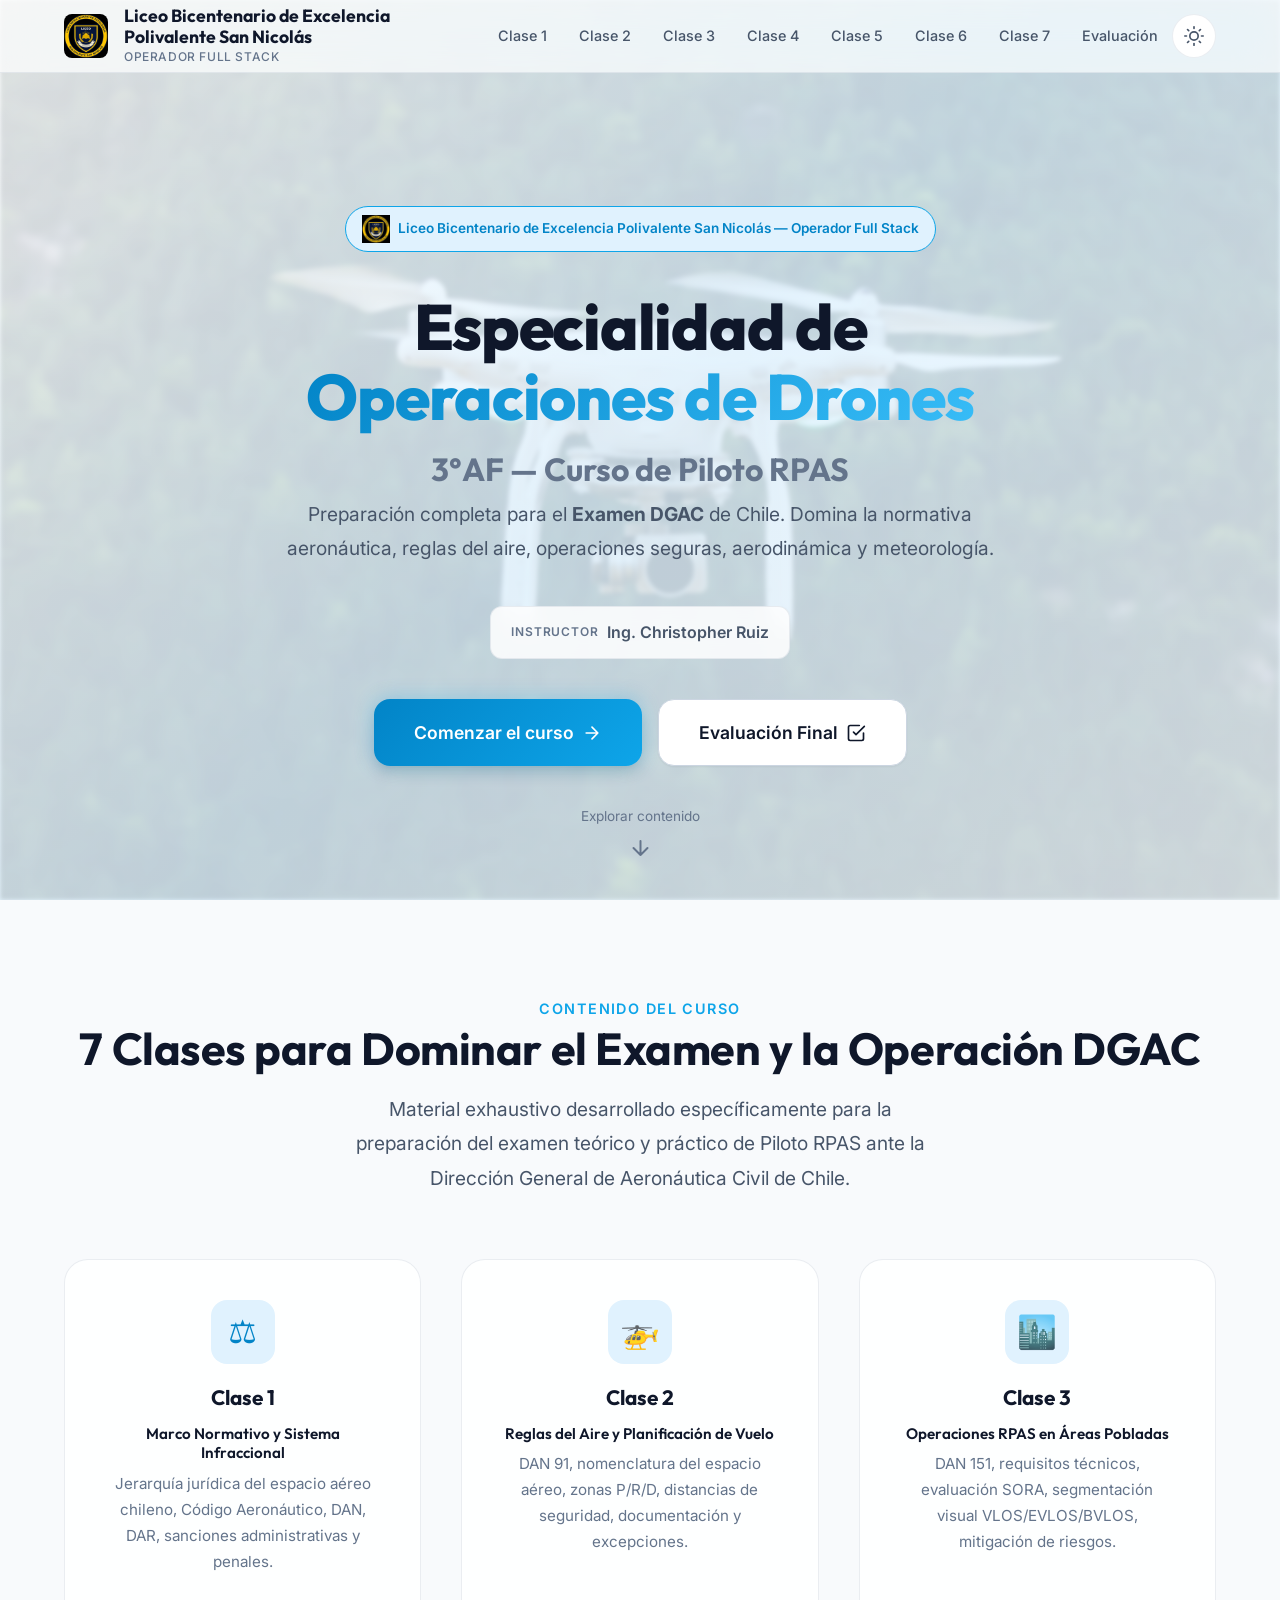
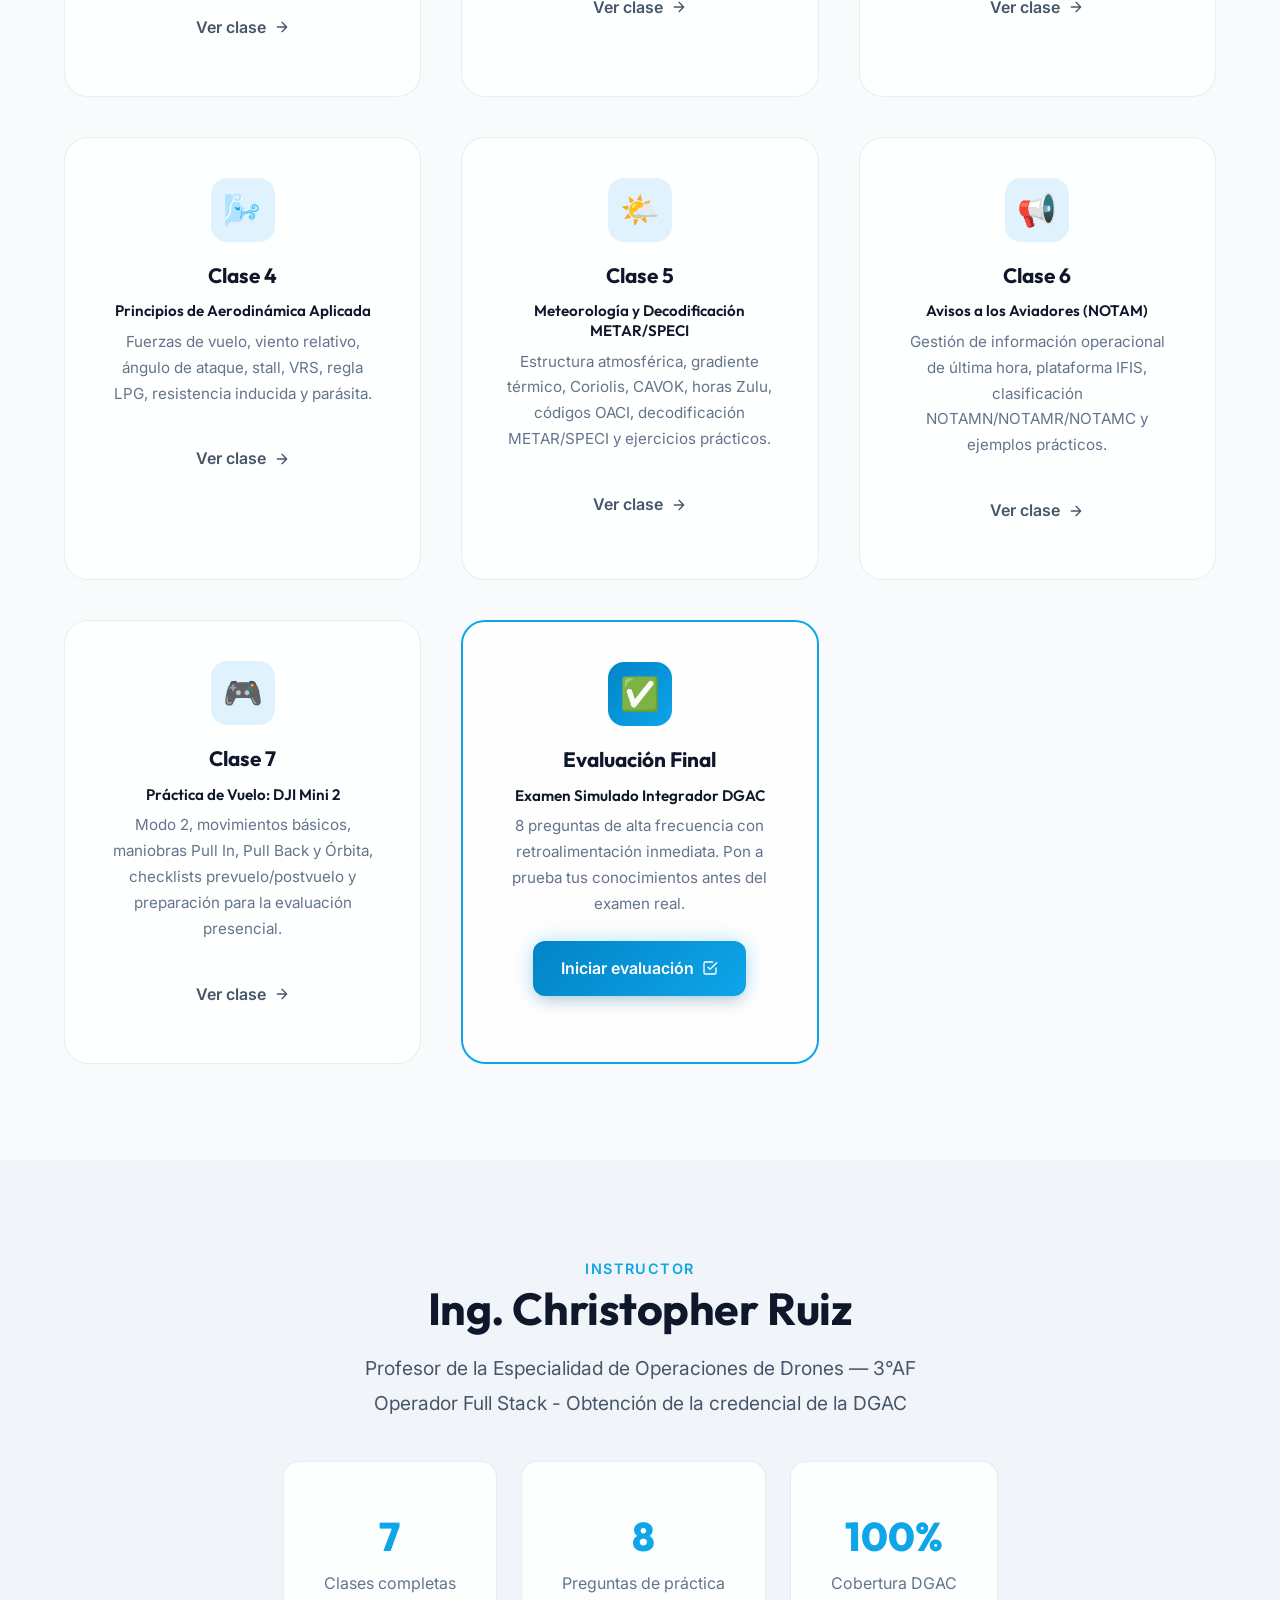
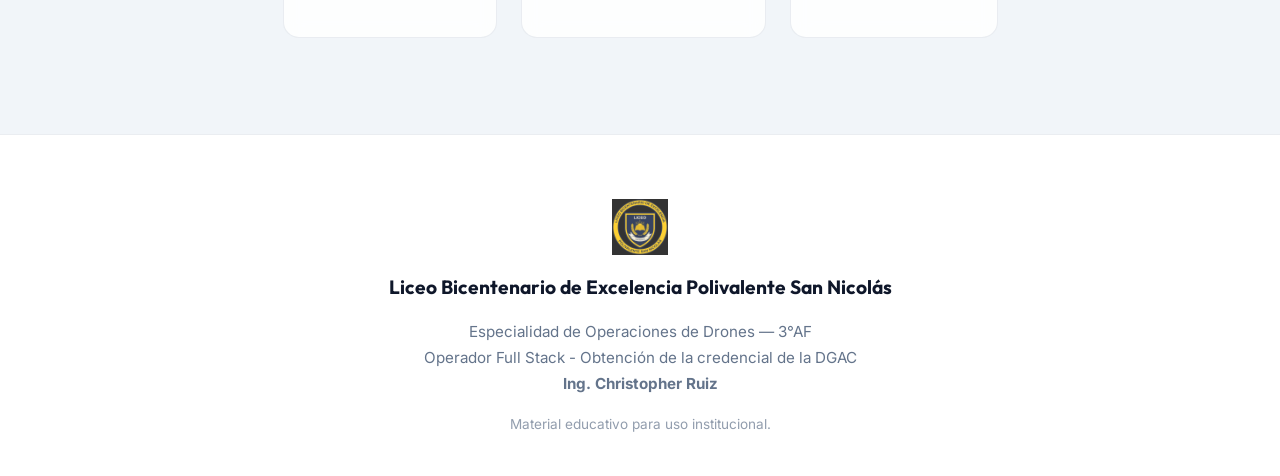
<file: index.html>
<!DOCTYPE html>
<html lang="es">
<head>
  <meta charset="UTF-8">
  <meta name="viewport" content="width=device-width, initial-scale=1.0">
  <title>Operador Full Stack - Obtención de la credencial de la DGAC | Liceo Bicentenario de Excelencia Polivalente San Nicolás</title>
  <meta name="description" content="Operador Full Stack - Obtención de la credencial de la DGAC. Especialidad de Operaciones de Drones - 3°AF, Liceo Bicentenario de Excelencia Polivalente San Nicolás.">
  <link rel="stylesheet" href="assets/css/main.css">
  <link rel="stylesheet" href="assets/css/animations.css">
</head>
<body>
  <!-- NAVBAR -->
  <nav class="navbar" role="navigation" aria-label="Navegación principal">
    <div class="navbar-inner">
      <a href="index.html" class="navbar-brand">
        <img src="assets/images/logo-liceo.webp" alt="Logo Liceo Bicentenario de Excelencia Polivalente San Nicolás" width="44" height="44">
        <div class="brand-text">
          <span class="brand-name">Liceo Bicentenario de Excelencia Polivalente San Nicolás</span>
          <span class="brand-sub">Operador Full Stack</span>
        </div>
      </a>

      <div class="navbar-nav" id="main-nav">
        <a href="clases/marco-normativo.html" class="nav-link">Clase 1</a>
        <a href="clases/reglas-aire.html" class="nav-link">Clase 2</a>
        <a href="clases/areas-pobladas.html" class="nav-link">Clase 3</a>
        <a href="clases/aerodinamica.html" class="nav-link">Clase 4</a>
        <a href="clases/meteorologia.html" class="nav-link">Clase 5</a>
        <a href="clases/notam.html" class="nav-link">Clase 6</a>
        <a href="clases/practica-vuelo.html" class="nav-link">Clase 7</a>
        <a href="evaluacion.html" class="nav-link">Evaluación</a>
      </div>

      <div class="navbar-actions">
        <button class="theme-toggle" aria-label="Cambiar tema" title="Cambiar entre tema claro y oscuro">
          <svg class="sun-icon" viewBox="0 0 24 24" fill="none" stroke="currentColor" stroke-width="2" stroke-linecap="round" stroke-linejoin="round"><circle cx="12" cy="12" r="5"/><line x1="12" y1="1" x2="12" y2="3"/><line x1="12" y1="21" x2="12" y2="23"/><line x1="4.22" y1="4.22" x2="5.64" y2="5.64"/><line x1="18.36" y1="18.36" x2="19.78" y2="19.78"/><line x1="1" y1="12" x2="3" y2="12"/><line x1="21" y1="12" x2="23" y2="12"/><line x1="4.22" y1="19.78" x2="5.64" y2="18.36"/><line x1="18.36" y1="5.64" x2="19.78" y2="4.22"/></svg>
          <svg class="moon-icon" viewBox="0 0 24 24" fill="none" stroke="currentColor" stroke-width="2" stroke-linecap="round" stroke-linejoin="round" style="display:none"><path d="M21 12.79A9 9 0 1 1 11.21 3 7 7 0 0 0 21 12.79z"/></svg>
        </button>
        <button class="mobile-menu-btn" aria-label="Abrir menú" aria-expanded="false" aria-controls="main-nav">
          <svg width="24" height="24" viewBox="0 0 24 24" fill="none" stroke="currentColor" stroke-width="2" stroke-linecap="round" stroke-linejoin="round"><line x1="3" y1="12" x2="21" y2="12"/><line x1="3" y1="6" x2="21" y2="6"/><line x1="3" y1="18" x2="21" y2="18"/></svg>
        </button>
      </div>
    </div>
  </nav>

  <!-- HERO / PORTADA -->
  <section class="hero" id="inicio">
    <div class="hero-bg" style="background-image: url('assets/images/hero-drone.webp');"></div>
    <div class="hero-content">
      <div class="hero-badge">
        <img src="assets/images/logo-liceo.webp" alt="" width="28" height="28">
        Liceo Bicentenario de Excelencia Polivalente San Nicolás — Operador Full Stack
      </div>
      <h1 class="hero-title display">
        Especialidad de <span class="accent">Operaciones de Drones</span>
      </h1>
      <p class="hero-subtitle heading-lg text-muted">
        3°AF — Curso de Piloto RPAS
      </p>
      <p class="body-lg" style="margin-bottom: var(--space-xl);">
        Preparación completa para el <strong>Examen DGAC</strong> de Chile. Domina la normativa aeronáutica, reglas del aire, operaciones seguras, aerodinámica y meteorología.
      </p>
      <div class="hero-professor">
        <span class="label">Instructor</span>
        <span style="font-weight: 600;">Ing. Christopher Ruiz</span>
      </div>
      <div class="hero-actions">
        <a href="#clases" class="btn btn-primary btn-lg btn-shimmer ripple">
          Comenzar el curso
          <svg width="20" height="20" viewBox="0 0 24 24" fill="none" stroke="currentColor" stroke-width="2" stroke-linecap="round" stroke-linejoin="round"><path d="M5 12h14M12 5l7 7-7 7"/></svg>
        </a>
        <a href="evaluacion.html" class="btn btn-secondary btn-lg">
          Evaluación Final
          <svg width="20" height="20" viewBox="0 0 24 24" fill="none" stroke="currentColor" stroke-width="2" stroke-linecap="round" stroke-linejoin="round"><path d="M9 11l3 3L22 4"/><path d="M21 12v7a2 2 0 01-2 2H5a2 2 0 01-2-2V5a2 2 0 012-2h11"/></svg>
        </a>
      </div>
    </div>
    <a href="#clases" class="hero-scroll" aria-label="Desplazarse hacia abajo">
      <span>Explorar contenido</span>
      <svg viewBox="0 0 24 24" fill="none" stroke="currentColor" stroke-width="2" stroke-linecap="round" stroke-linejoin="round"><path d="M12 5v14M5 12l7 7 7-7"/></svg>
    </a>
  </section>

  <!-- CLASES -->
  <section class="section" id="clases">
    <div class="container">
      <div class="text-center reveal" style="margin-bottom: var(--space-2xl);">
        <p class="body-lg" style="color: var(--accent); font-weight: 600; text-transform: uppercase; letter-spacing: 0.1em; font-size: 0.9rem;">Contenido del Curso</p>
        <h2 class="heading-xl" style="margin-bottom: var(--space-md);">7 Clases para Dominar el Examen y la Operación DGAC</h2>
        <p class="body-lg" style="max-width: 600px; margin: 0 auto;">
          Material exhaustivo desarrollado específicamente para la preparación del examen teórico y práctico de Piloto RPAS ante la Dirección General de Aeronáutica Civil de Chile.
        </p>
      </div>

      <div class="classes-grid">
        <!-- Clase 1 -->
        <a href="clases/marco-normativo.html" class="class-card reveal reveal-delay-1 glow-card">
          <div class="class-card-icon">⚖️</div>
          <h3>Clase 1</h3>
          <p class="heading-md" style="margin-bottom: var(--space-sm); color: var(--text-primary);">Marco Normativo y Sistema Infraccional</p>
          <p>Jerarquía jurídica del espacio aéreo chileno, Código Aeronáutico, DAN, DAR, sanciones administrativas y penales.</p>
          <span class="btn btn-ghost" style="margin-top: auto;">
            Ver clase
            <svg width="16" height="16" viewBox="0 0 24 24" fill="none" stroke="currentColor" stroke-width="2" stroke-linecap="round" stroke-linejoin="round"><path d="M5 12h14M12 5l7 7-7 7"/></svg>
          </span>
        </a>

        <!-- Clase 2 -->
        <a href="clases/reglas-aire.html" class="class-card reveal reveal-delay-2 glow-card">
          <div class="class-card-icon">🚁</div>
          <h3>Clase 2</h3>
          <p class="heading-md" style="margin-bottom: var(--space-sm); color: var(--text-primary);">Reglas del Aire y Planificación de Vuelo</p>
          <p>DAN 91, nomenclatura del espacio aéreo, zonas P/R/D, distancias de seguridad, documentación y excepciones.</p>
          <span class="btn btn-ghost" style="margin-top: auto;">
            Ver clase
            <svg width="16" height="16" viewBox="0 0 24 24" fill="none" stroke="currentColor" stroke-width="2" stroke-linecap="round" stroke-linejoin="round"><path d="M5 12h14M12 5l7 7-7 7"/></svg>
          </span>
        </a>

        <!-- Clase 3 -->
        <a href="clases/areas-pobladas.html" class="class-card reveal reveal-delay-3 glow-card">
          <div class="class-card-icon">🏙️</div>
          <h3>Clase 3</h3>
          <p class="heading-md" style="margin-bottom: var(--space-sm); color: var(--text-primary);">Operaciones RPAS en Áreas Pobladas</p>
          <p>DAN 151, requisitos técnicos, evaluación SORA, segmentación visual VLOS/EVLOS/BVLOS, mitigación de riesgos.</p>
          <span class="btn btn-ghost" style="margin-top: auto;">
            Ver clase
            <svg width="16" height="16" viewBox="0 0 24 24" fill="none" stroke="currentColor" stroke-width="2" stroke-linecap="round" stroke-linejoin="round"><path d="M5 12h14M12 5l7 7-7 7"/></svg>
          </span>
        </a>

        <!-- Clase 4 -->
        <a href="clases/aerodinamica.html" class="class-card reveal reveal-delay-4 glow-card">
          <div class="class-card-icon">🌬️</div>
          <h3>Clase 4</h3>
          <p class="heading-md" style="margin-bottom: var(--space-sm); color: var(--text-primary);">Principios de Aerodinámica Aplicada</p>
          <p>Fuerzas de vuelo, viento relativo, ángulo de ataque, stall, VRS, regla LPG, resistencia inducida y parásita.</p>
          <span class="btn btn-ghost" style="margin-top: auto;">
            Ver clase
            <svg width="16" height="16" viewBox="0 0 24 24" fill="none" stroke="currentColor" stroke-width="2" stroke-linecap="round" stroke-linejoin="round"><path d="M5 12h14M12 5l7 7-7 7"/></svg>
          </span>
        </a>

        <!-- Clase 5 -->
        <a href="clases/meteorologia.html" class="class-card reveal reveal-delay-1 glow-card">
          <div class="class-card-icon">🌤️</div>
          <h3>Clase 5</h3>
          <p class="heading-md" style="margin-bottom: var(--space-sm); color: var(--text-primary);">Meteorología y Decodificación METAR/SPECI</p>
          <p>Estructura atmosférica, gradiente térmico, Coriolis, CAVOK, horas Zulu, códigos OACI, decodificación METAR/SPECI y ejercicios prácticos.</p>
          <span class="btn btn-ghost" style="margin-top: auto;">
            Ver clase
            <svg width="16" height="16" viewBox="0 0 24 24" fill="none" stroke="currentColor" stroke-width="2" stroke-linecap="round" stroke-linejoin="round"><path d="M5 12h14M12 5l7 7-7 7"/></svg>
          </span>
        </a>

        <!-- Clase 6 -->
        <a href="clases/notam.html" class="class-card reveal reveal-delay-2 glow-card">
          <div class="class-card-icon">📢</div>
          <h3>Clase 6</h3>
          <p class="heading-md" style="margin-bottom: var(--space-sm); color: var(--text-primary);">Avisos a los Aviadores (NOTAM)</p>
          <p>Gestión de información operacional de última hora, plataforma IFIS, clasificación NOTAMN/NOTAMR/NOTAMC y ejemplos prácticos.</p>
          <span class="btn btn-ghost" style="margin-top: auto;">
            Ver clase
            <svg width="16" height="16" viewBox="0 0 24 24" fill="none" stroke="currentColor" stroke-width="2" stroke-linecap="round" stroke-linejoin="round"><path d="M5 12h14M12 5l7 7-7 7"/></svg>
          </span>
        </a>

        <!-- Clase 7 -->
        <a href="clases/practica-vuelo.html" class="class-card reveal reveal-delay-3 glow-card">
          <div class="class-card-icon">🎮</div>
          <h3>Clase 7</h3>
          <p class="heading-md" style="margin-bottom: var(--space-sm); color: var(--text-primary);">Práctica de Vuelo: DJI Mini 2</p>
          <p>Modo 2, movimientos básicos, maniobras Pull In, Pull Back y Órbita, checklists prevuelo/postvuelo y preparación para la evaluación presencial.</p>
          <span class="btn btn-ghost" style="margin-top: auto;">
            Ver clase
            <svg width="16" height="16" viewBox="0 0 24 24" fill="none" stroke="currentColor" stroke-width="2" stroke-linecap="round" stroke-linejoin="round"><path d="M5 12h14M12 5l7 7-7 7"/></svg>
          </span>
        </a>

        <!-- Evaluación -->
        <a href="evaluacion.html" class="class-card reveal reveal-delay-4 glow-card" style="border: 2px solid var(--accent);">
          <div class="class-card-icon" style="background: linear-gradient(135deg, var(--accent-dark), var(--accent)); color: white;">✅</div>
          <h3>Evaluación Final</h3>
          <p class="heading-md" style="margin-bottom: var(--space-sm); color: var(--text-primary);">Examen Simulado Integrador DGAC</p>
          <p>8 preguntas de alta frecuencia con retroalimentación inmediata. Pon a prueba tus conocimientos antes del examen real.</p>
          <span class="btn btn-primary" style="margin-top: auto;">
            Iniciar evaluación
            <svg width="16" height="16" viewBox="0 0 24 24" fill="none" stroke="currentColor" stroke-width="2" stroke-linecap="round" stroke-linejoin="round"><path d="M9 11l3 3L22 4"/><path d="M21 12v7a2 2 0 01-2 2H5a2 2 0 01-2-2V5a2 2 0 012-2h11"/></svg>
          </span>
        </a>
      </div>
    </div>
  </section>

  <!-- INFO DOCENTE -->
  <section class="section" style="background: var(--bg-tertiary);">
    <div class="container">
      <div class="text-center reveal">
        <p class="body-lg" style="color: var(--accent); font-weight: 600; text-transform: uppercase; letter-spacing: 0.1em; font-size: 0.9rem;">Instructor</p>
        <h2 class="heading-xl" style="margin-bottom: var(--space-md);">Ing. Christopher Ruiz</h2>
        <p class="body-lg" style="max-width: 600px; margin: 0 auto var(--space-xl);">
          Profesor de la Especialidad de Operaciones de Drones — 3°AF<br>
          Operador Full Stack - Obtención de la credencial de la DGAC
        </p>
        <div style="display: flex; gap: var(--space-lg); justify-content: center; flex-wrap: wrap;">
          <div class="card" style="padding: var(--space-xl); text-align: center; min-width: 200px;">
            <div style="font-size: 2.5rem; font-weight: 800; color: var(--accent); font-family: var(--font-heading);">7</div>
            <div class="text-muted">Clases completas</div>
          </div>
          <div class="card" style="padding: var(--space-xl); text-align: center; min-width: 200px;">
            <div style="font-size: 2.5rem; font-weight: 800; color: var(--accent); font-family: var(--font-heading);">8</div>
            <div class="text-muted">Preguntas de práctica</div>
          </div>
          <div class="card" style="padding: var(--space-xl); text-align: center; min-width: 200px;">
            <div style="font-size: 2.5rem; font-weight: 800; color: var(--accent); font-family: var(--font-heading);">100%</div>
            <div class="text-muted">Cobertura DGAC</div>
          </div>
        </div>
      </div>
    </div>
  </section>

  <!-- FOOTER -->
  <footer class="footer">
    <div class="container">
      <div class="footer-inner">
        <img src="assets/images/logo-liceo.webp" alt="Logo Liceo Bicentenario de Excelencia Polivalente San Nicolás" class="footer-logo" width="56" height="56">
        <div class="footer-brand">Liceo Bicentenario de Excelencia Polivalente San Nicolás</div>
        <div class="footer-info">
          Especialidad de Operaciones de Drones — 3°AF<br>
          Operador Full Stack - Obtención de la credencial de la DGAC<br>
          <strong>Ing. Christopher Ruiz</strong>
        </div>
        <div class="footer-credit">
          Material educativo para uso institucional.
        </div>
      </div>
    </div>
  </footer>

  <script src="assets/js/theme.js"></script>
  <script src="assets/js/utils.js"></script>
</body>
</html>
</file>
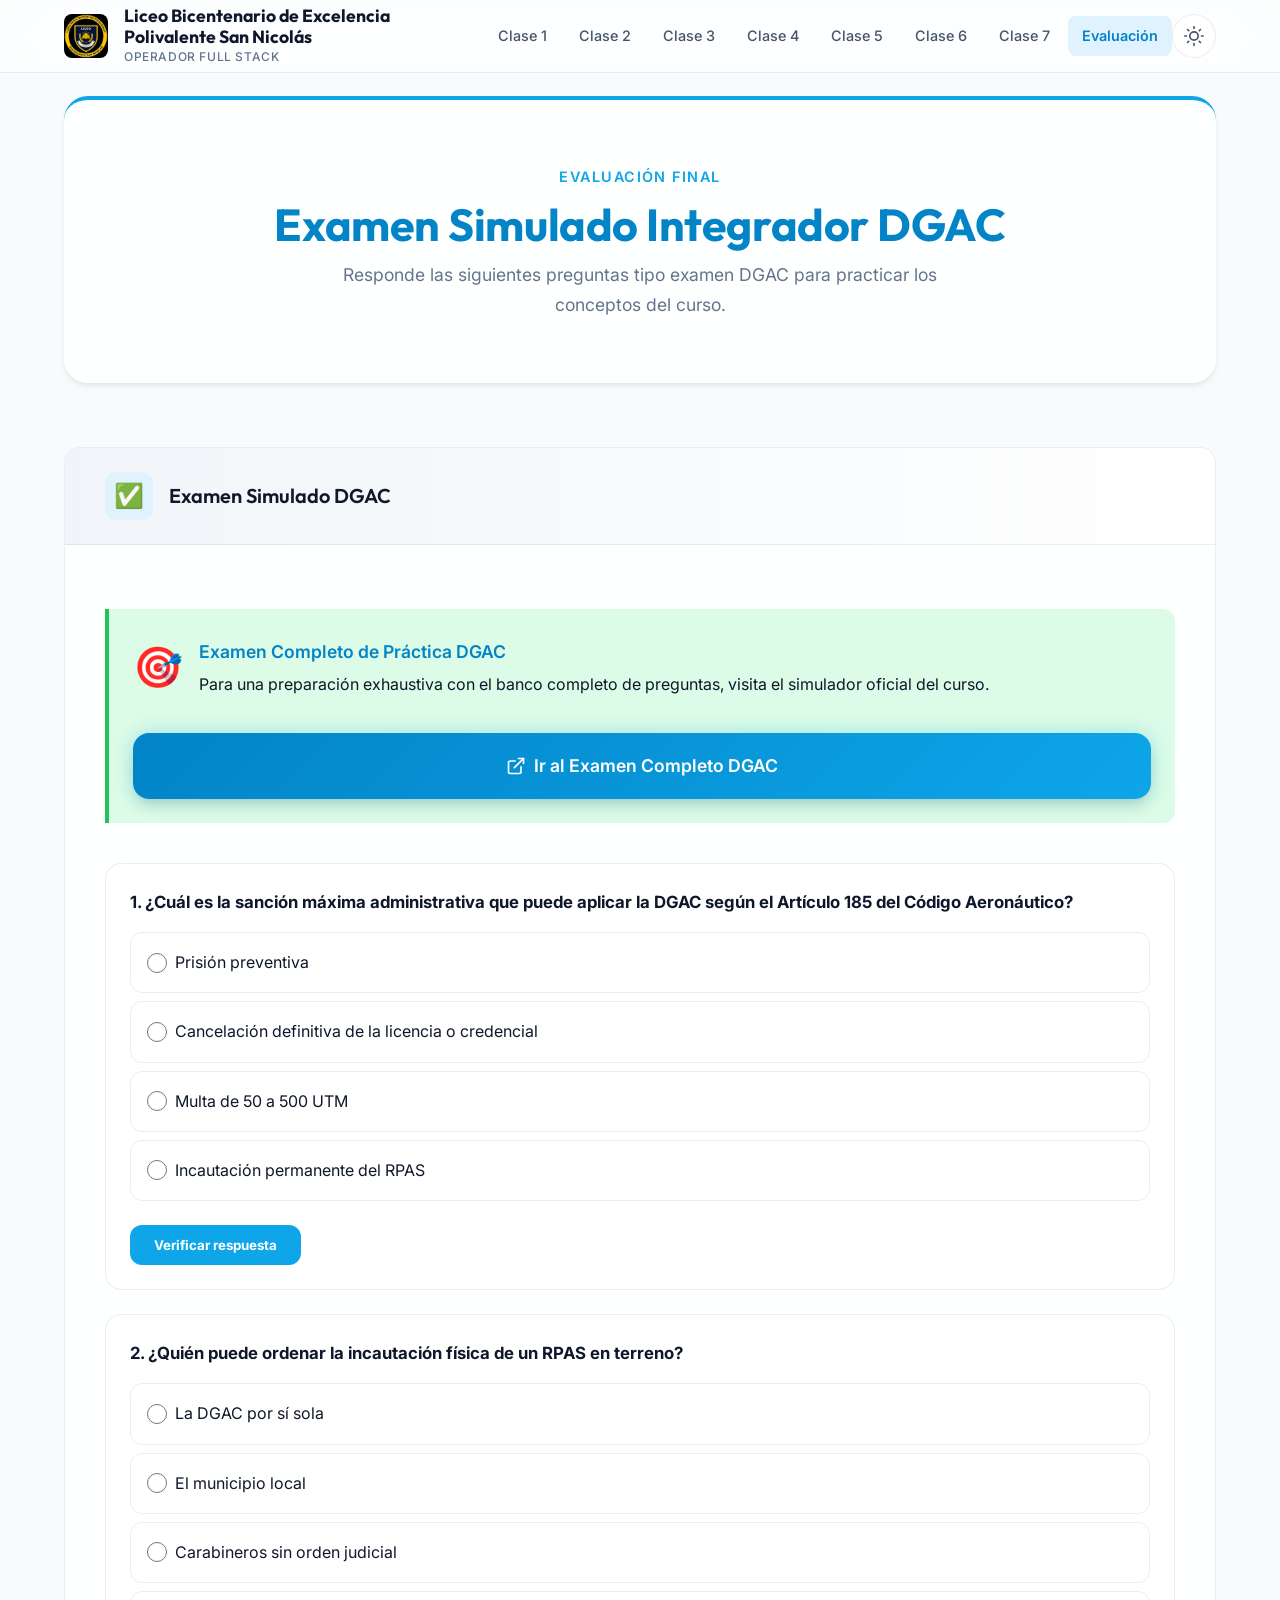
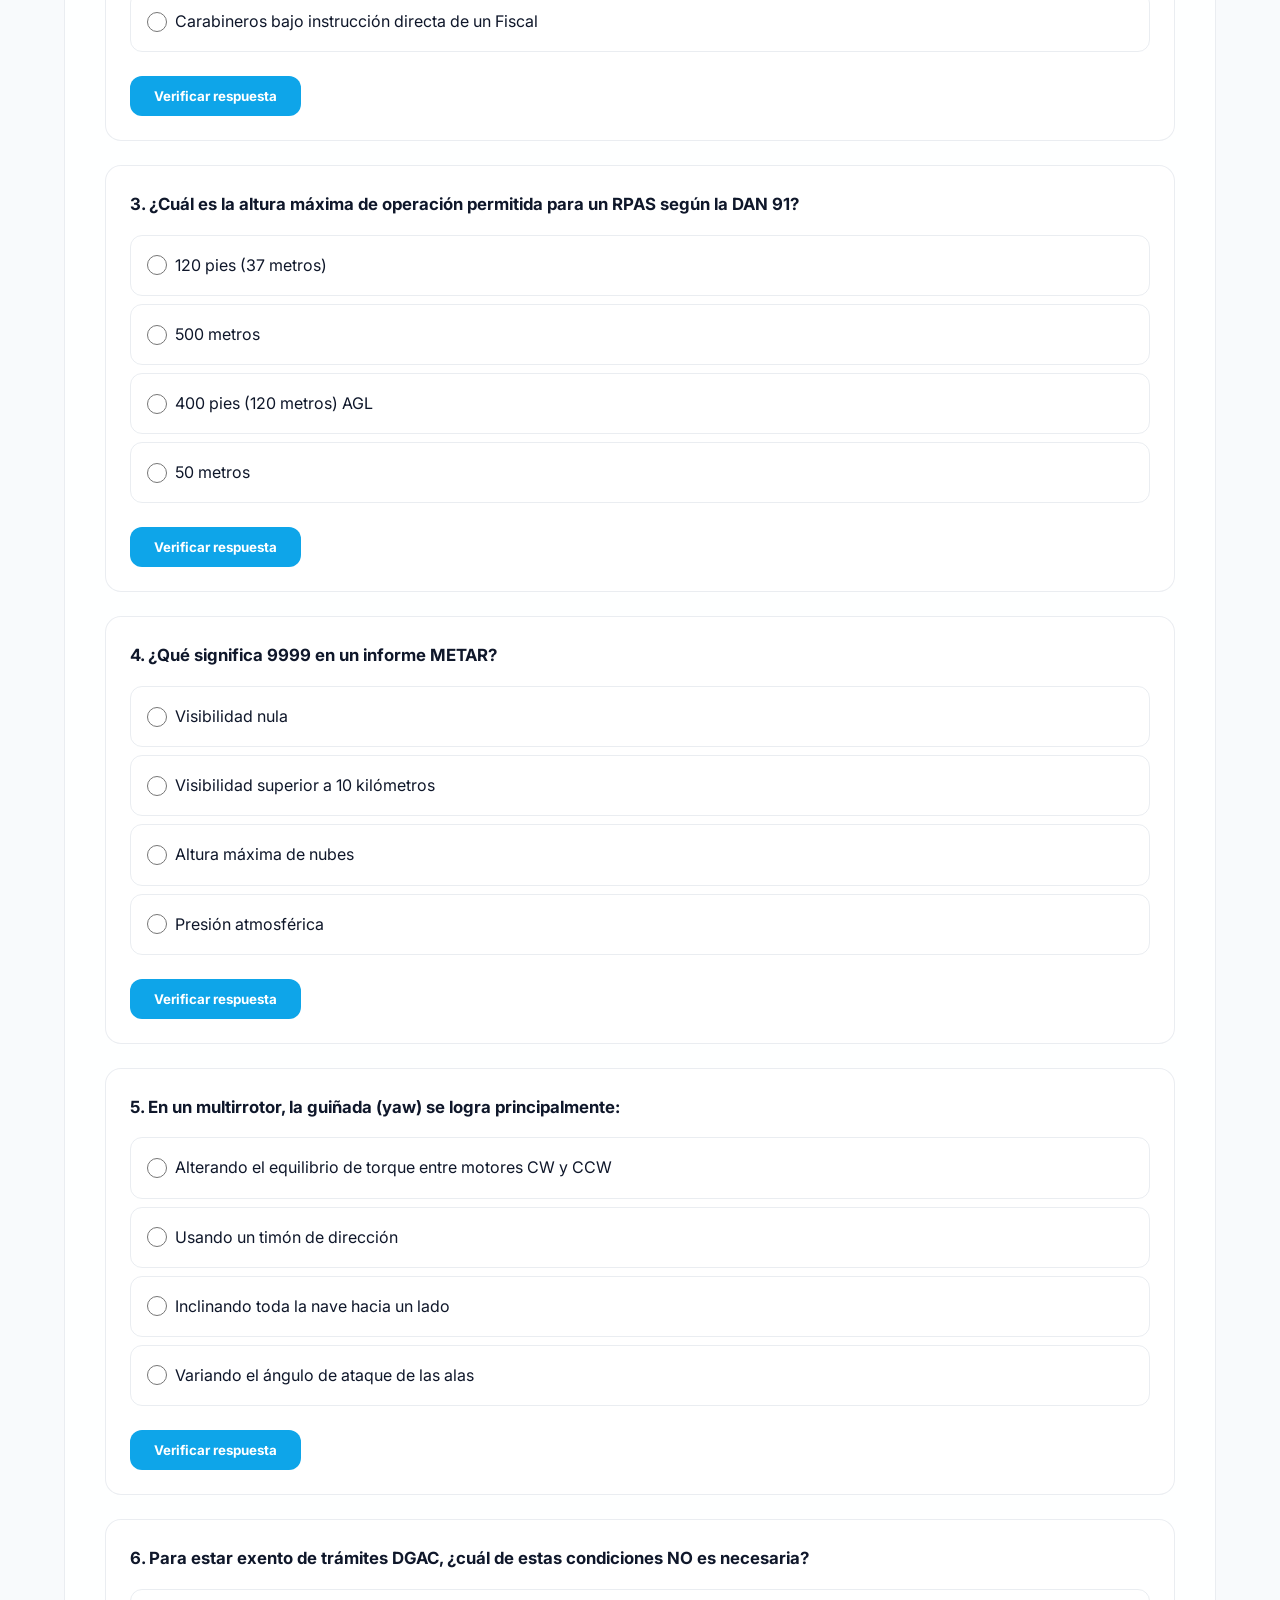
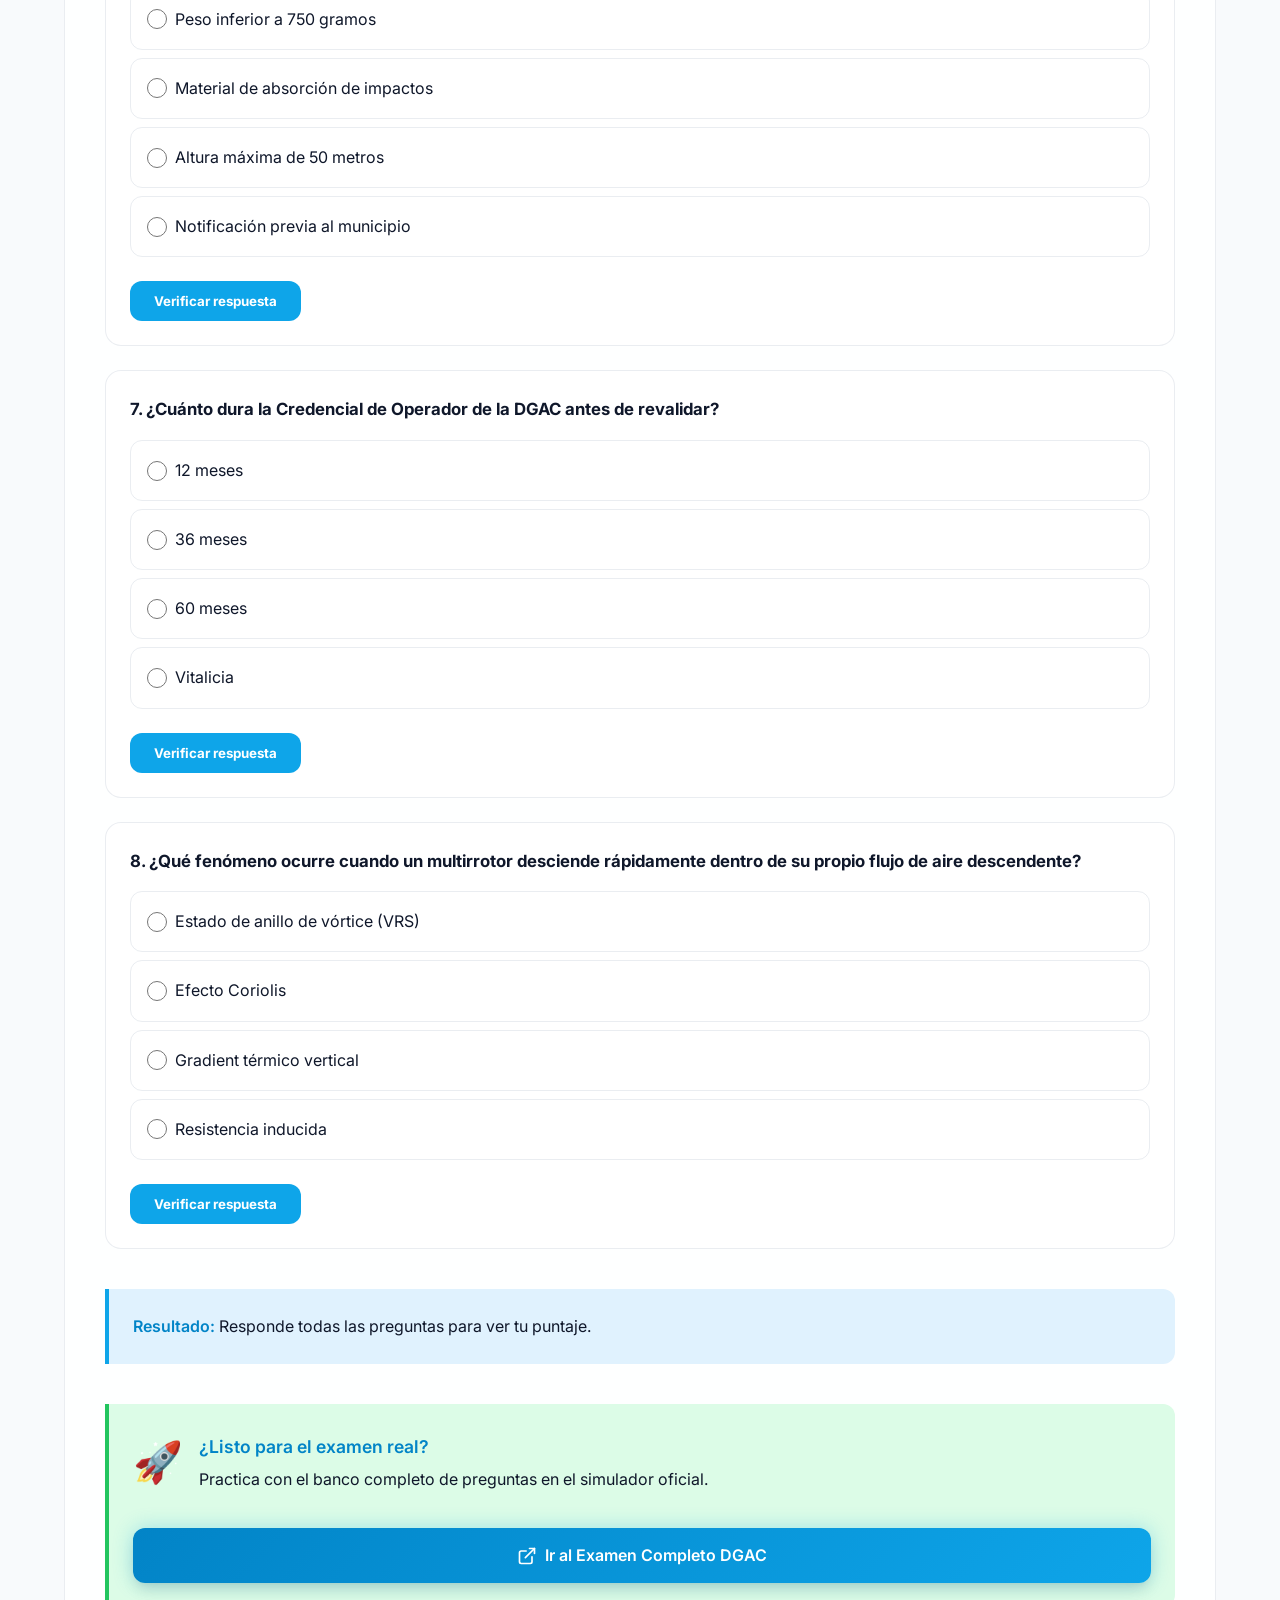
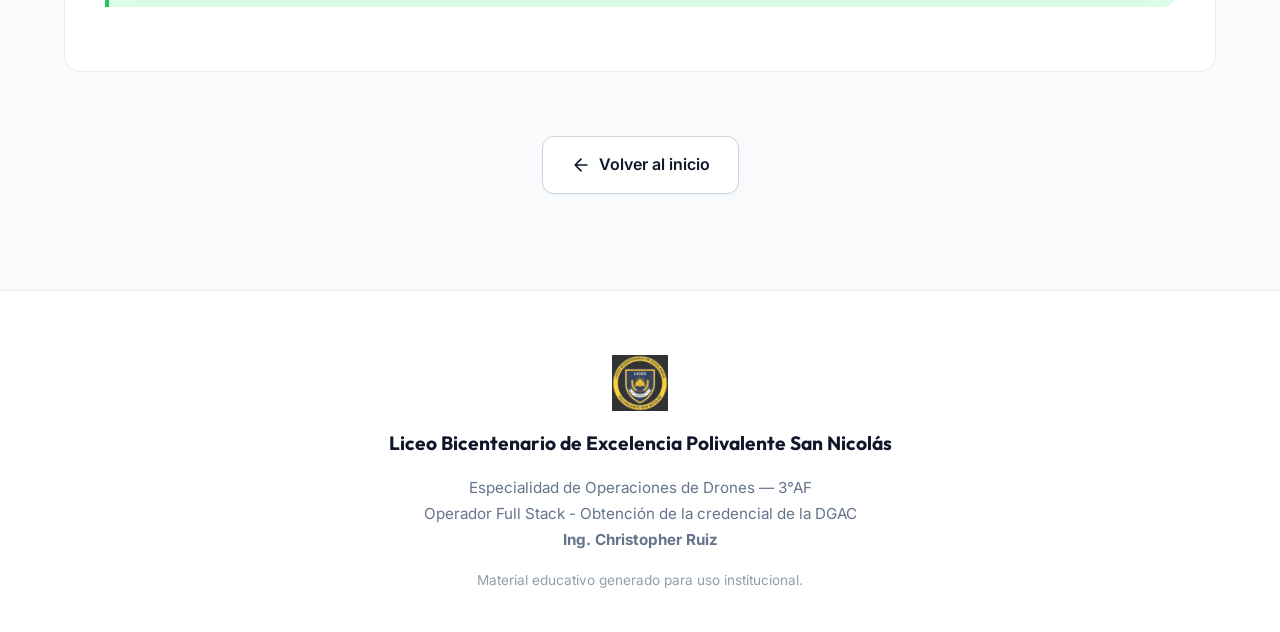
<file: evaluacion.html>
<!DOCTYPE html>
<html lang="es">
<head>
  <meta charset="UTF-8">
  <meta name="viewport" content="width=device-width, initial-scale=1.0">
  <title>Evaluación Final | Operador Full Stack - DGAC - Liceo Bicentenario de Excelencia Polivalente San Nicolás</title>
  <link rel="stylesheet" href="assets/css/main.css">
  <link rel="stylesheet" href="assets/css/animations.css">
</head>
<body>
  <nav class="navbar" role="navigation" aria-label="Navegación principal">
    <div class="navbar-inner">
      <a href="index.html" class="navbar-brand">
        <img src="assets/images/logo-liceo.webp" alt="Logo Liceo Bicentenario de Excelencia Polivalente San Nicolás" width="44" height="44">
        <div class="brand-text">
          <span class="brand-name">Liceo Bicentenario de Excelencia Polivalente San Nicolás</span>
          <span class="brand-sub">Operador Full Stack</span>
        </div>
      </a>
      <div class="navbar-nav" id="main-nav">
        <a href="clases/marco-normativo.html" class="nav-link">Clase 1</a>
        <a href="clases/reglas-aire.html" class="nav-link">Clase 2</a>
        <a href="clases/areas-pobladas.html" class="nav-link">Clase 3</a>
        <a href="clases/aerodinamica.html" class="nav-link">Clase 4</a>
        <a href="clases/meteorologia.html" class="nav-link">Clase 5</a>
        <a href="clases/notam.html" class="nav-link">Clase 6</a>
        <a href="clases/practica-vuelo.html" class="nav-link">Clase 7</a>
        <a href="evaluacion.html" class="nav-link active">Evaluación</a>
      </div>
      <div class="navbar-actions">
        <button class="theme-toggle" aria-label="Cambiar tema" title="Cambiar entre tema claro y oscuro">
          <svg class="sun-icon" viewBox="0 0 24 24" fill="none" stroke="currentColor" stroke-width="2" stroke-linecap="round" stroke-linejoin="round"><circle cx="12" cy="12" r="5"/><line x1="12" y1="1" x2="12" y2="3"/><line x1="12" y1="21" x2="12" y2="23"/><line x1="4.22" y1="4.22" x2="5.64" y2="5.64"/><line x1="18.36" y1="18.36" x2="19.78" y2="19.78"/><line x1="1" y1="12" x2="3" y2="12"/><line x1="21" y1="12" x2="23" y2="12"/><line x1="4.22" y1="19.78" x2="5.64" y2="18.36"/><line x1="18.36" y1="5.64" x2="19.78" y2="4.22"/></svg>
          <svg class="moon-icon" viewBox="0 0 24 24" fill="none" stroke="currentColor" stroke-width="2" stroke-linecap="round" stroke-linejoin="round" style="display:none"><path d="M21 12.79A9 9 0 1 1 11.21 3 7 7 0 0 0 21 12.79z"/></svg>
        </button>
        <button class="mobile-menu-btn" aria-label="Abrir menú" aria-expanded="false" aria-controls="main-nav">
          <svg width="24" height="24" viewBox="0 0 24 24" fill="none" stroke="currentColor" stroke-width="2" stroke-linecap="round" stroke-linejoin="round"><line x1="3" y1="12" x2="21" y2="12"/><line x1="3" y1="6" x2="21" y2="6"/><line x1="3" y1="18" x2="21" y2="18"/></svg>
        </button>
      </div>
    </div>
  </nav>

  <main class="container page-transition" style="padding-top: 96px; padding-bottom: var(--space-3xl);">
    <div class="page-header reveal">
      <p class="body-lg" style="color: var(--accent); font-weight: 600; text-transform: uppercase; letter-spacing: 0.1em; font-size: 0.9rem; margin-bottom: var(--space-sm);">Evaluación Final</p>
      <h2 class="heading-xl">Examen Simulado Integrador DGAC</h2>
      <p>Responde las siguientes preguntas tipo examen DGAC para practicar los conceptos del curso.</p>
    </div>

    <article class="card reveal">
      <div class="card-header">
        <div class="card-icon">✅</div>
        <h3>Examen Simulado DGAC</h3>
      </div>
      <div class="card-body">
        <div class="alert-box alert-success" style="margin-bottom: var(--space-xl);">
          <div style="display: flex; align-items: center; gap: var(--space-md); margin-bottom: var(--space-md);">
            <div style="font-size: 2.5rem; flex-shrink: 0;">🎯</div>
            <div>
              <strong style="font-size: 1.1rem; display: block; margin-bottom: var(--space-xs);">Examen Completo de Práctica DGAC</strong>
              <span>Para una preparación exhaustiva con el banco completo de preguntas, visita el simulador oficial del curso.</span>
            </div>
          </div>
          <a href="https://profchristopherr.github.io/Examen_DGAC/" target="_blank" rel="noopener noreferrer" class="btn btn-primary btn-lg btn-shimmer ripple" style="width: 100%; margin-top: var(--space-md);">
            <svg width="20" height="20" viewBox="0 0 24 24" fill="none" stroke="currentColor" stroke-width="2" stroke-linecap="round" stroke-linejoin="round"><path d="M18 13v6a2 2 0 01-2 2H5a2 2 0 01-2-2V8a2 2 0 012-2h6"/><path d="M15 3h6v6"/><path d="M10 14L21 3"/></svg>
            Ir al Examen Completo DGAC
          </a>
        </div>

        <div id="quiz-container">
          <!-- Pregunta 1 -->
          <div class="quiz-question" data-correct="b">
            <p>1. ¿Cuál es la sanción máxima administrativa que puede aplicar la DGAC según el Artículo 185 del Código Aeronáutico?</p>
            <div class="quiz-options">
              <label><input type="radio" name="q1" value="a"> Prisión preventiva</label>
              <label><input type="radio" name="q1" value="b"> Cancelación definitiva de la licencia o credencial</label>
              <label><input type="radio" name="q1" value="c"> Multa de 50 a 500 UTM</label>
              <label><input type="radio" name="q1" value="d"> Incautación permanente del RPAS</label>
            </div>
            <button class="btn-check" onclick="checkAnswer(this)">Verificar respuesta</button>
            <div class="quiz-feedback"></div>
          </div>

          <!-- Pregunta 2 -->
          <div class="quiz-question" data-correct="d">
            <p>2. ¿Quién puede ordenar la incautación física de un RPAS en terreno?</p>
            <div class="quiz-options">
              <label><input type="radio" name="q2" value="a"> La DGAC por sí sola</label>
              <label><input type="radio" name="q2" value="b"> El municipio local</label>
              <label><input type="radio" name="q2" value="c"> Carabineros sin orden judicial</label>
              <label><input type="radio" name="q2" value="d"> Carabineros bajo instrucción directa de un Fiscal</label>
            </div>
            <button class="btn-check" onclick="checkAnswer(this)">Verificar respuesta</button>
            <div class="quiz-feedback"></div>
          </div>

          <!-- Pregunta 3 -->
          <div class="quiz-question" data-correct="c">
            <p>3. ¿Cuál es la altura máxima de operación permitida para un RPAS según la DAN 91?</p>
            <div class="quiz-options">
              <label><input type="radio" name="q3" value="a"> 120 pies (37 metros)</label>
              <label><input type="radio" name="q3" value="b"> 500 metros</label>
              <label><input type="radio" name="q3" value="c"> 400 pies (120 metros) AGL</label>
              <label><input type="radio" name="q3" value="d"> 50 metros</label>
            </div>
            <button class="btn-check" onclick="checkAnswer(this)">Verificar respuesta</button>
            <div class="quiz-feedback"></div>
          </div>

          <!-- Pregunta 4 -->
          <div class="quiz-question" data-correct="b">
            <p>4. ¿Qué significa 9999 en un informe METAR?</p>
            <div class="quiz-options">
              <label><input type="radio" name="q4" value="a"> Visibilidad nula</label>
              <label><input type="radio" name="q4" value="b"> Visibilidad superior a 10 kilómetros</label>
              <label><input type="radio" name="q4" value="c"> Altura máxima de nubes</label>
              <label><input type="radio" name="q4" value="d"> Presión atmosférica</label>
            </div>
            <button class="btn-check" onclick="checkAnswer(this)">Verificar respuesta</button>
            <div class="quiz-feedback"></div>
          </div>

          <!-- Pregunta 5 -->
          <div class="quiz-question" data-correct="a">
            <p>5. En un multirrotor, la guiñada (yaw) se logra principalmente:</p>
            <div class="quiz-options">
              <label><input type="radio" name="q5" value="a"> Alterando el equilibrio de torque entre motores CW y CCW</label>
              <label><input type="radio" name="q5" value="b"> Usando un timón de dirección</label>
              <label><input type="radio" name="q5" value="c"> Inclinando toda la nave hacia un lado</label>
              <label><input type="radio" name="q5" value="d"> Variando el ángulo de ataque de las alas</label>
            </div>
            <button class="btn-check" onclick="checkAnswer(this)">Verificar respuesta</button>
            <div class="quiz-feedback"></div>
          </div>

          <!-- Pregunta 6 -->
          <div class="quiz-question" data-correct="d">
            <p>6. Para estar exento de trámites DGAC, ¿cuál de estas condiciones NO es necesaria?</p>
            <div class="quiz-options">
              <label><input type="radio" name="q6" value="a"> Peso inferior a 750 gramos</label>
              <label><input type="radio" name="q6" value="b"> Material de absorción de impactos</label>
              <label><input type="radio" name="q6" value="c"> Altura máxima de 50 metros</label>
              <label><input type="radio" name="q6" value="d"> Notificación previa al municipio</label>
            </div>
            <button class="btn-check" onclick="checkAnswer(this)">Verificar respuesta</button>
            <div class="quiz-feedback"></div>
          </div>

          <!-- Pregunta 7 -->
          <div class="quiz-question" data-correct="b">
            <p>7. ¿Cuánto dura la Credencial de Operador de la DGAC antes de revalidar?</p>
            <div class="quiz-options">
              <label><input type="radio" name="q7" value="a"> 12 meses</label>
              <label><input type="radio" name="q7" value="b"> 36 meses</label>
              <label><input type="radio" name="q7" value="c"> 60 meses</label>
              <label><input type="radio" name="q7" value="d"> Vitalicia</label>
            </div>
            <button class="btn-check" onclick="checkAnswer(this)">Verificar respuesta</button>
            <div class="quiz-feedback"></div>
          </div>

          <!-- Pregunta 8 -->
          <div class="quiz-question" data-correct="a">
            <p>8. ¿Qué fenómeno ocurre cuando un multirrotor desciende rápidamente dentro de su propio flujo de aire descendente?</p>
            <div class="quiz-options">
              <label><input type="radio" name="q8" value="a"> Estado de anillo de vórtice (VRS)</label>
              <label><input type="radio" name="q8" value="b"> Efecto Coriolis</label>
              <label><input type="radio" name="q8" value="c"> Gradient térmico vertical</label>
              <label><input type="radio" name="q8" value="d"> Resistencia inducida</label>
            </div>
            <button class="btn-check" onclick="checkAnswer(this)">Verificar respuesta</button>
            <div class="quiz-feedback"></div>
          </div>
        </div>

        <div class="alert-box alert-info" style="margin-top: var(--space-xl);">
          <strong>Resultado:</strong> <span id="score-text">Responde todas las preguntas para ver tu puntaje.</span>
        </div>

        <div class="alert-box alert-success" style="margin-top: var(--space-xl);">
          <div style="display: flex; align-items: center; gap: var(--space-md); margin-bottom: var(--space-md);">
            <div style="font-size: 2.5rem; flex-shrink: 0;">🚀</div>
            <div>
              <strong style="font-size: 1.1rem; display: block; margin-bottom: var(--space-xs);">¿Listo para el examen real?</strong>
              <span>Practica con el banco completo de preguntas en el simulador oficial.</span>
            </div>
          </div>
          <a href="https://profchristopherr.github.io/Examen_DGAC/" target="_blank" rel="noopener noreferrer" class="btn btn-primary btn-shimmer ripple" style="width: 100%; margin-top: var(--space-md);">
            <svg width="20" height="20" viewBox="0 0 24 24" fill="none" stroke="currentColor" stroke-width="2" stroke-linecap="round" stroke-linejoin="round"><path d="M18 13v6a2 2 0 01-2 2H5a2 2 0 01-2-2V8a2 2 0 012-2h6"/><path d="M15 3h6v6"/><path d="M10 14L21 3"/></svg>
            Ir al Examen Completo DGAC
          </a>
        </div>
      </div>
    </article>

    <div class="reveal" style="display: flex; justify-content: center; margin-top: var(--space-2xl);">
      <a href="index.html" class="btn btn-secondary">
        <svg width="20" height="20" viewBox="0 0 24 24" fill="none" stroke="currentColor" stroke-width="2" stroke-linecap="round" stroke-linejoin="round"><path d="M19 12H5M12 19l-7-7 7-7"/></svg>
        Volver al inicio
      </a>
    </div>
  </main>

  <footer class="footer">
    <div class="container">
      <div class="footer-inner">
        <img src="assets/images/logo-liceo.webp" alt="Logo Liceo Bicentenario de Excelencia Polivalente San Nicolás" class="footer-logo" width="56" height="56">
        <div class="footer-brand">Liceo Bicentenario de Excelencia Polivalente San Nicolás</div>
        <div class="footer-info">
          Especialidad de Operaciones de Drones — 3°AF<br>
          Operador Full Stack - Obtención de la credencial de la DGAC<br>
          <strong>Ing. Christopher Ruiz</strong>
        </div>
        <div class="footer-credit">Material educativo generado para uso institucional.</div>
      </div>
    </div>
  </footer>

  <script src="assets/js/theme.js"></script>
  <script src="assets/js/utils.js"></script>
  <script src="assets/js/quiz.js"></script>
</body>
</html>
</file>
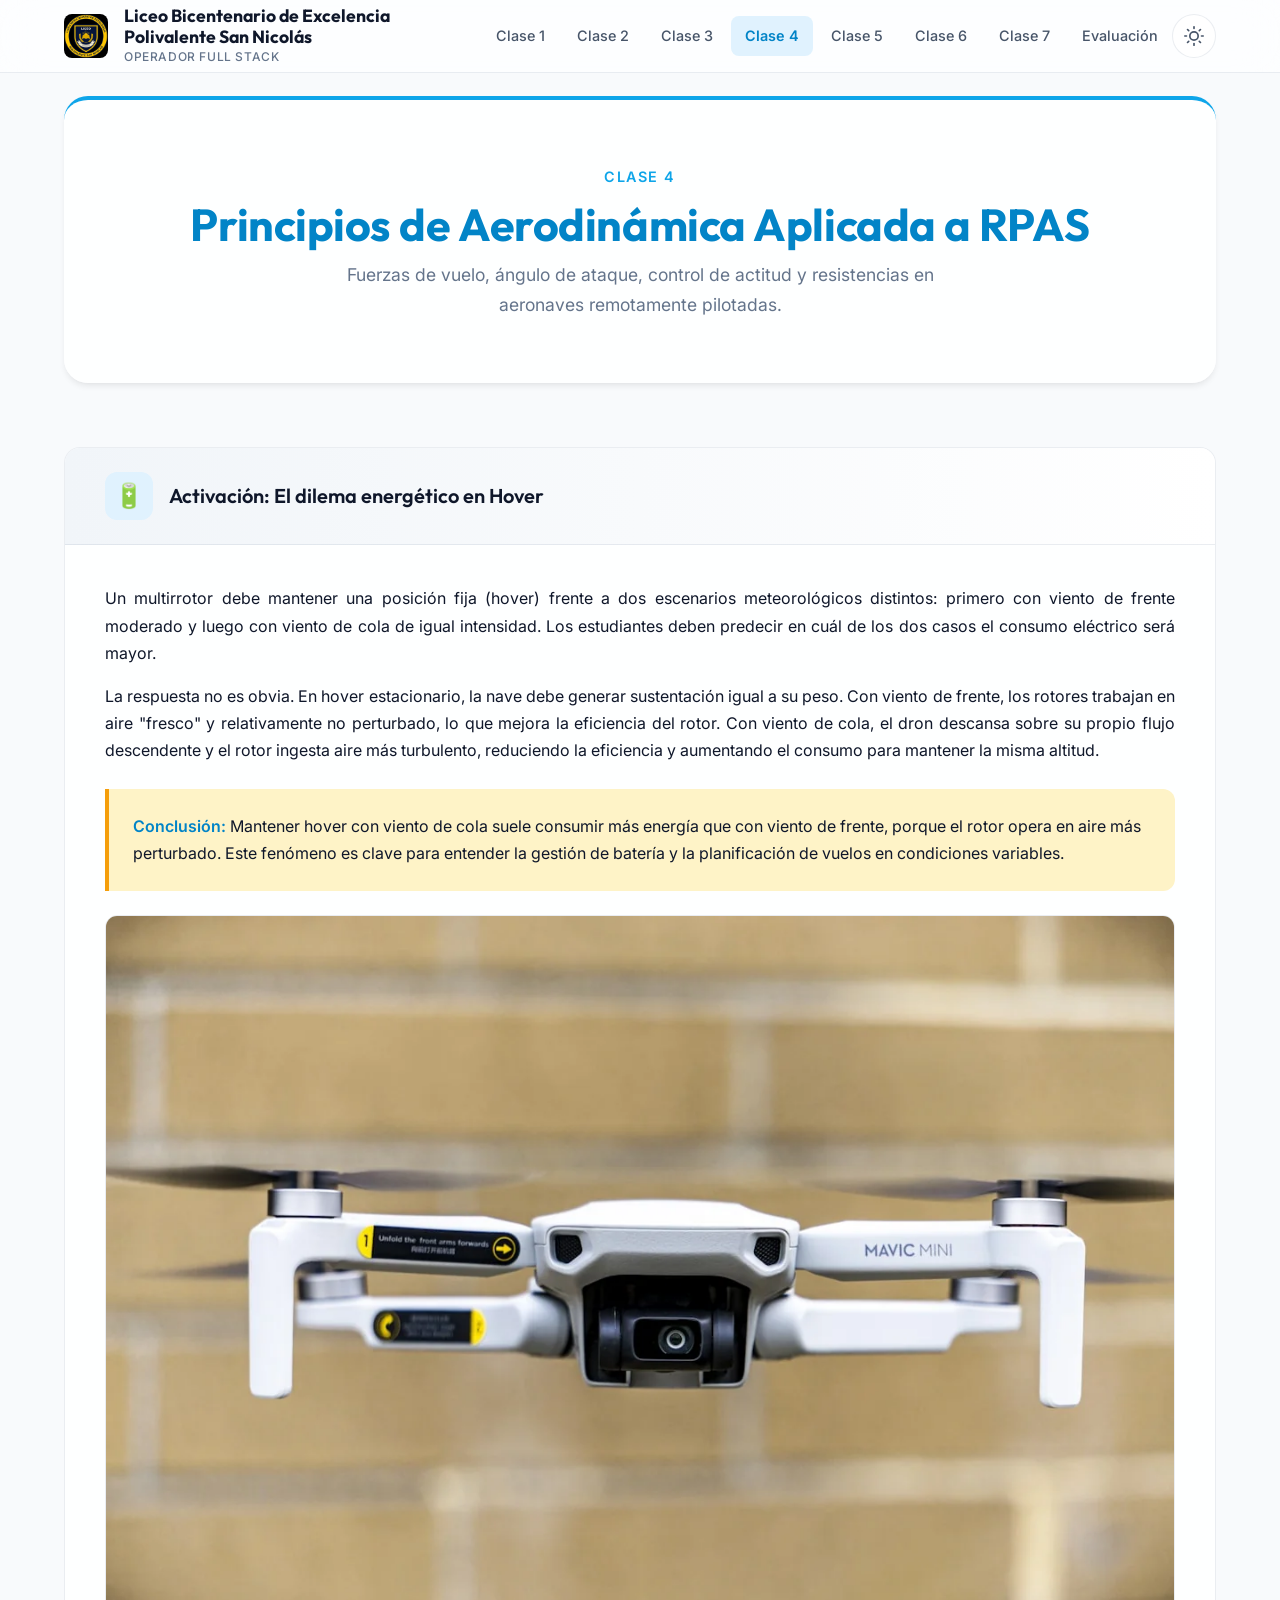
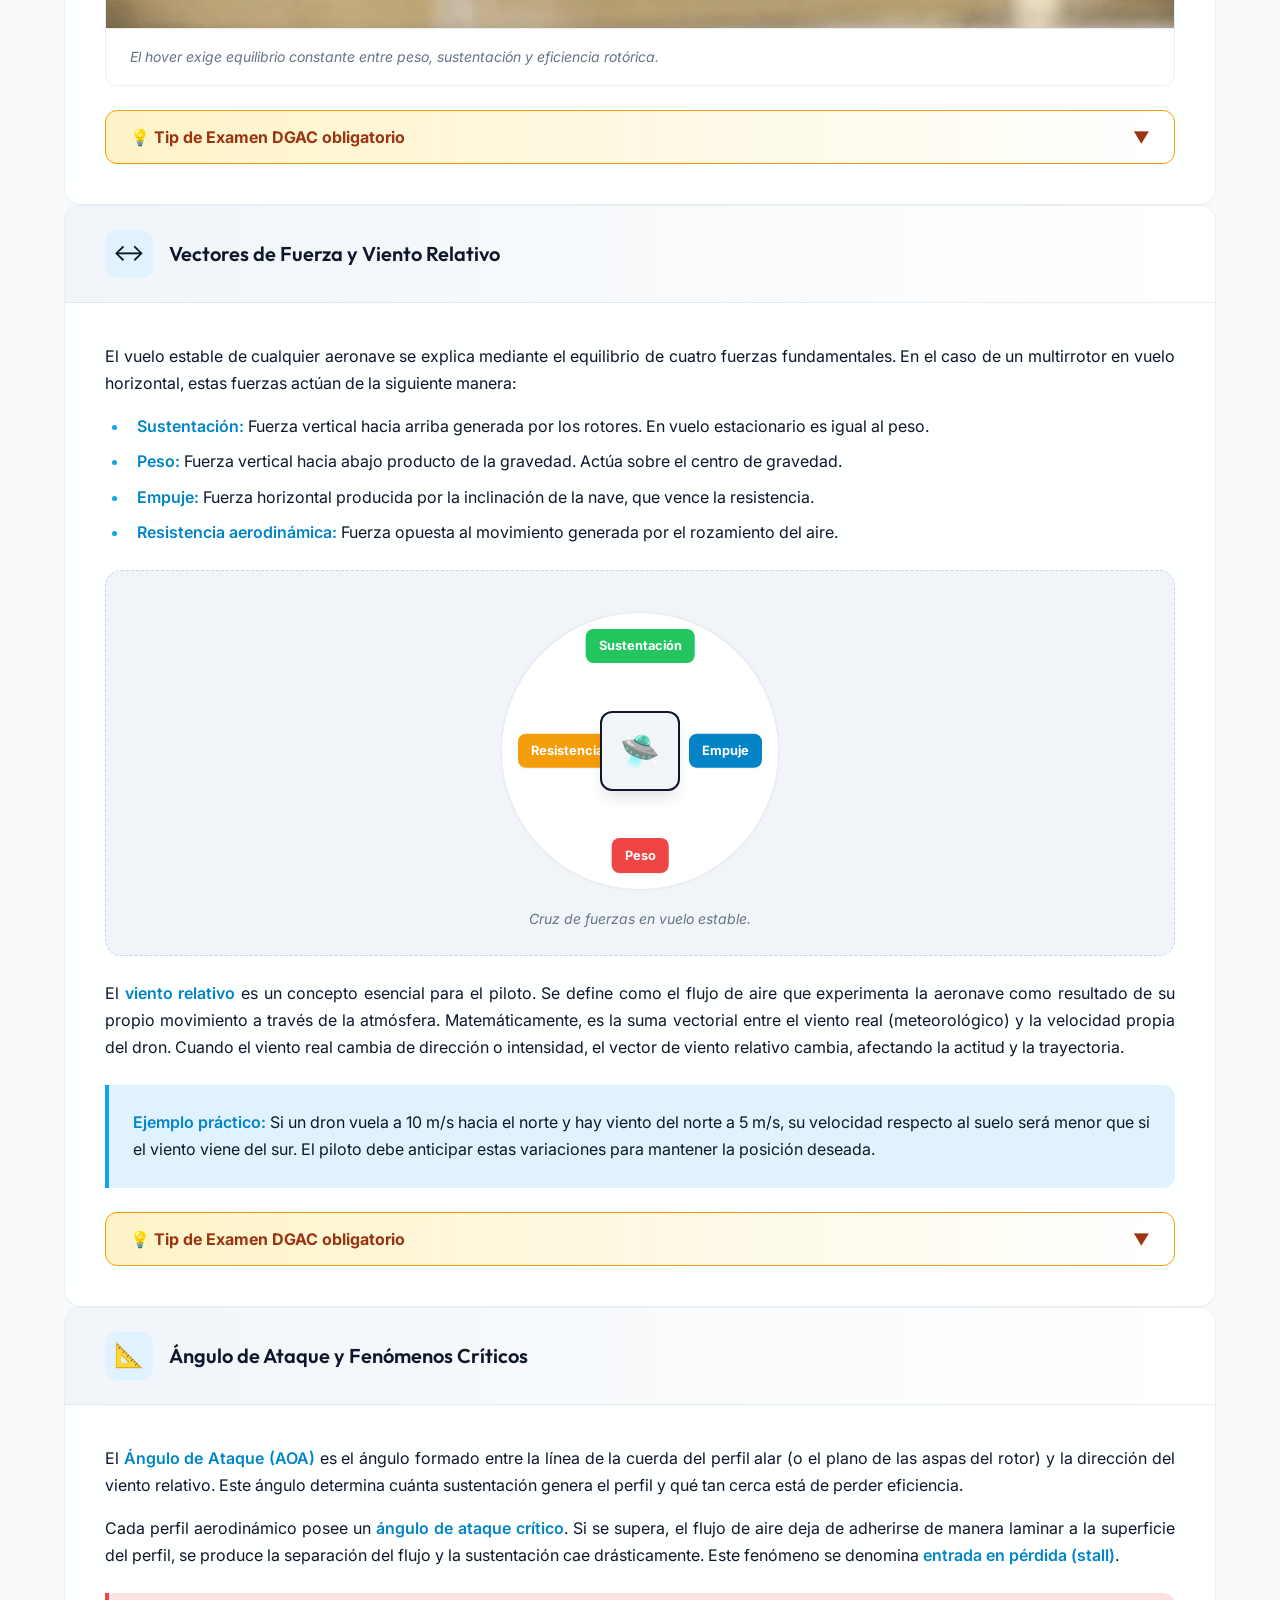
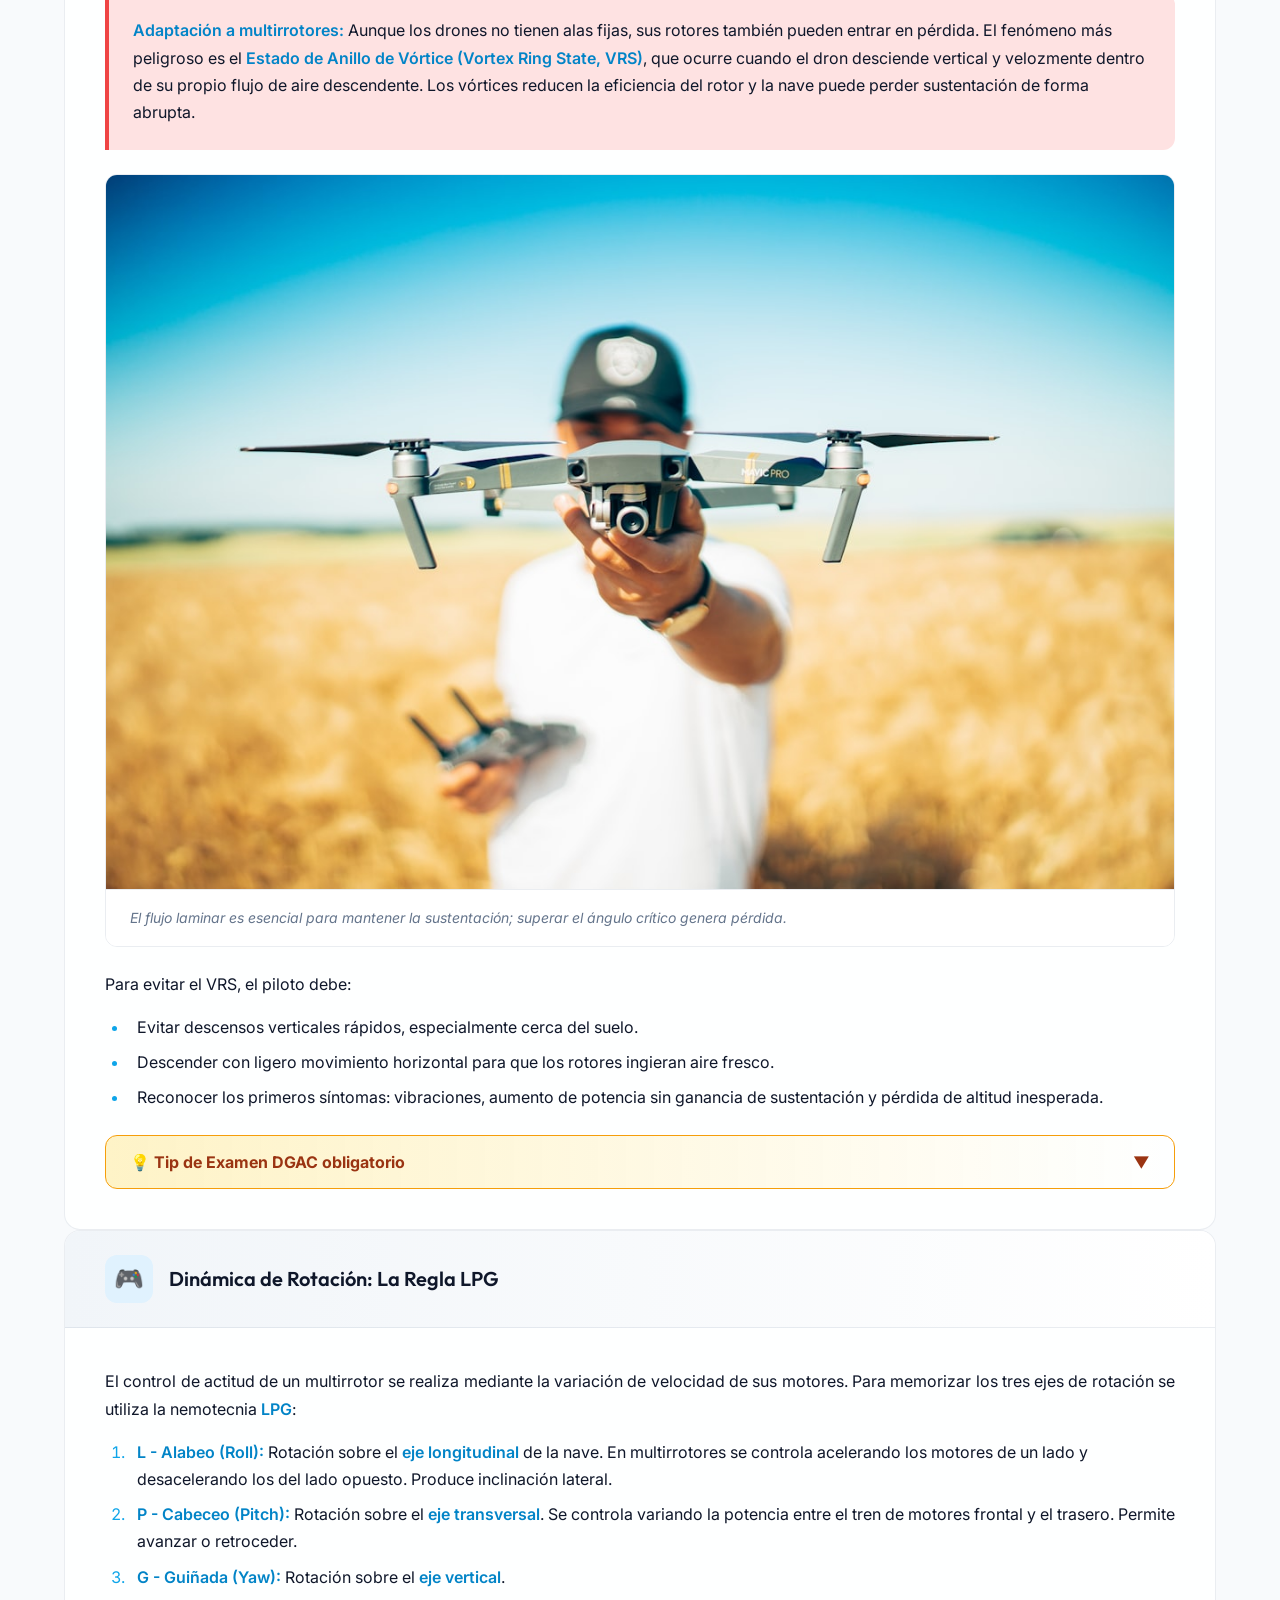
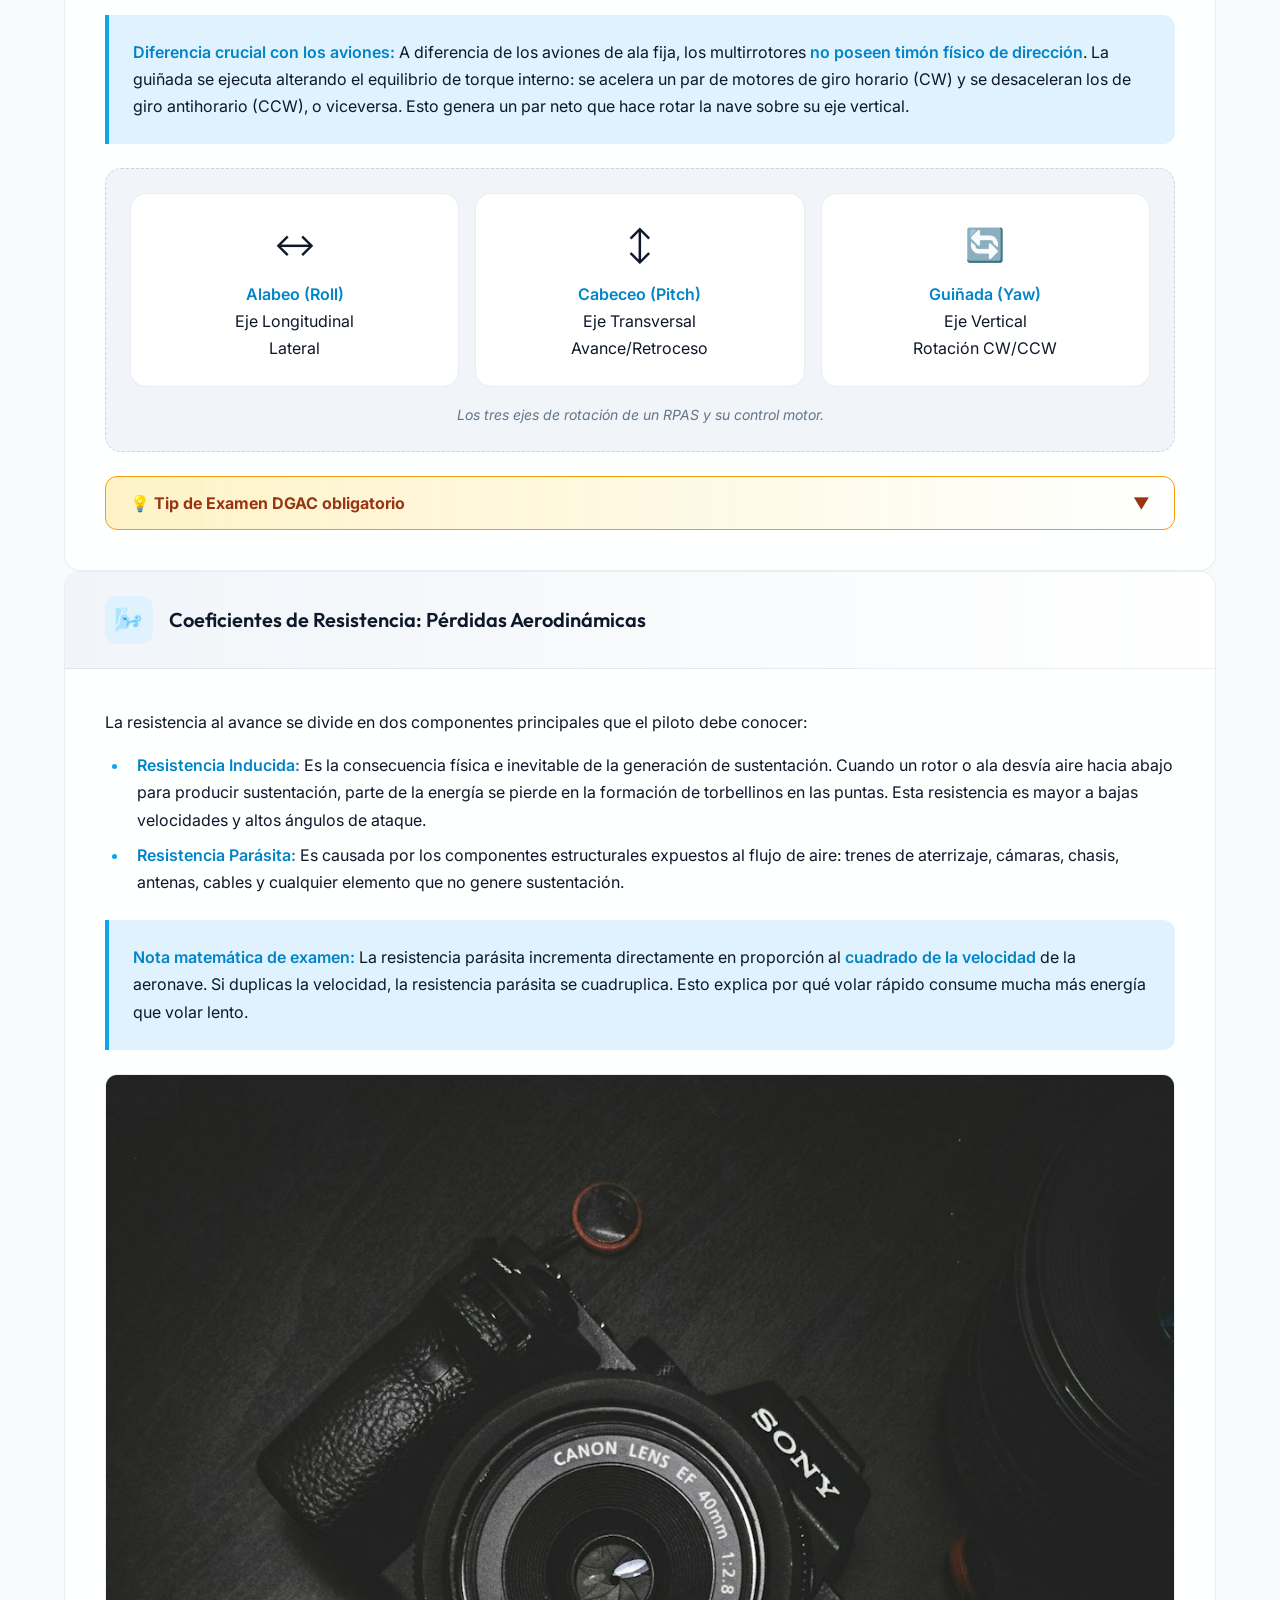
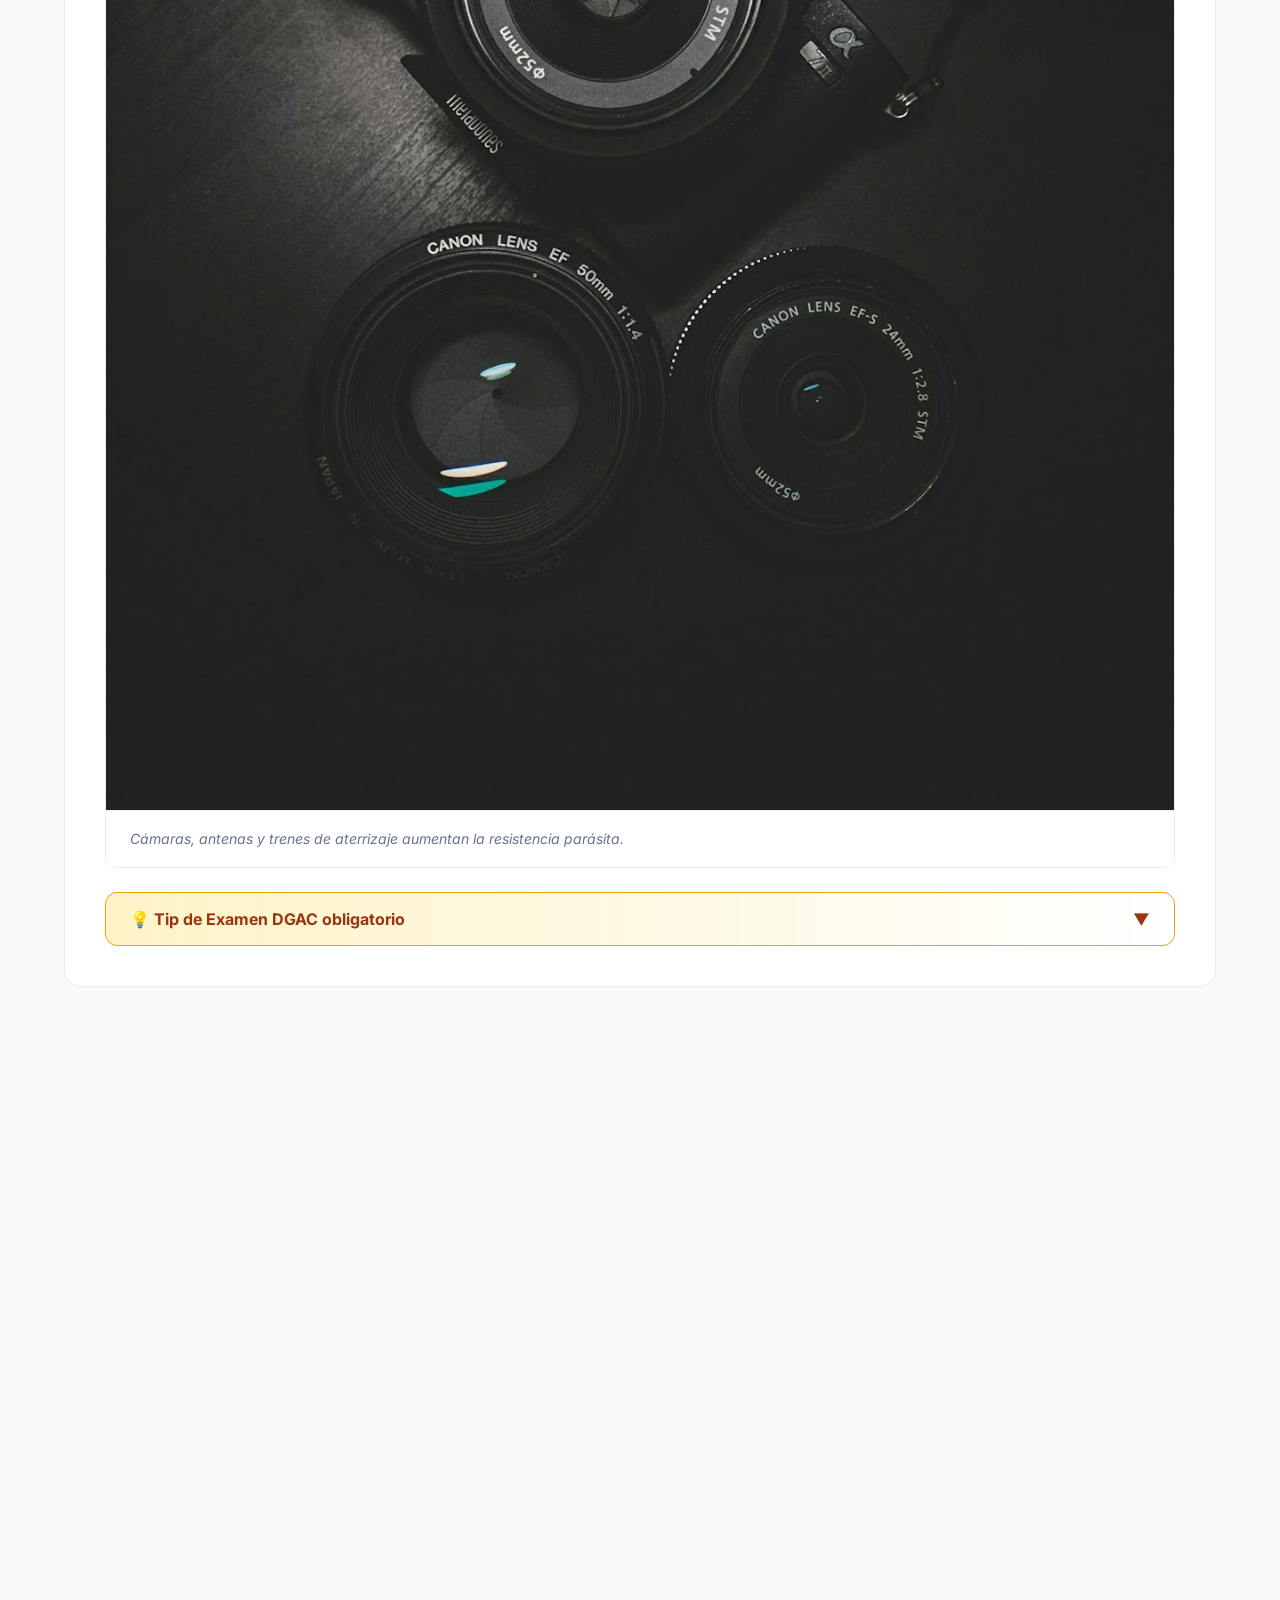
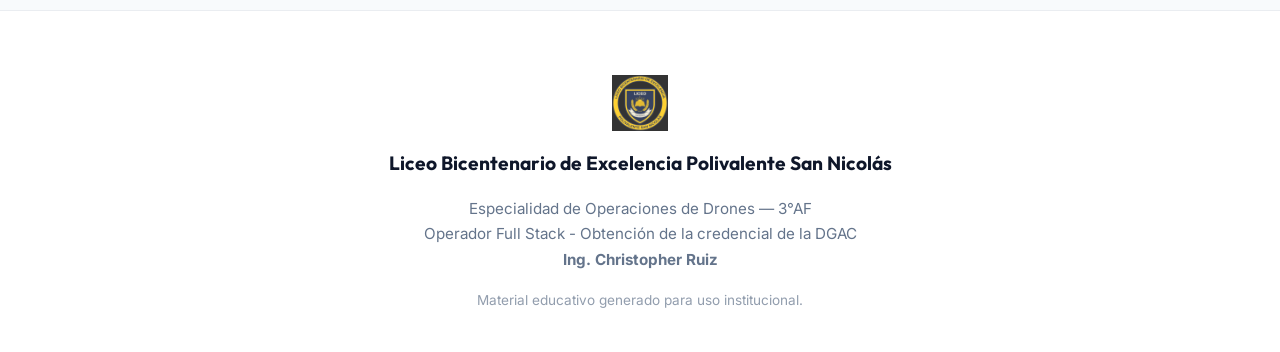
<file: clases/aerodinamica.html>
<!DOCTYPE html>
<html lang="es">
<head>
  <meta charset="UTF-8">
  <meta name="viewport" content="width=device-width, initial-scale=1.0">
  <title>Clase 4: Aerodinámica Aplicada | Operador Full Stack - DGAC - Liceo Bicentenario de Excelencia Polivalente San Nicolás</title>
  <link rel="stylesheet" href="../assets/css/main.css">
  <link rel="stylesheet" href="../assets/css/animations.css">
</head>
<body>
  <nav class="navbar" role="navigation" aria-label="Navegación principal">
    <div class="navbar-inner">
      <a href="../index.html" class="navbar-brand">
        <img src="../assets/images/logo-liceo.webp" alt="Logo Liceo Bicentenario de Excelencia Polivalente San Nicolás" width="44" height="44">
        <div class="brand-text">
          <span class="brand-name">Liceo Bicentenario de Excelencia Polivalente San Nicolás</span>
          <span class="brand-sub">Operador Full Stack</span>
        </div>
      </a>
      <div class="navbar-nav" id="main-nav">
        <a href="marco-normativo.html" class="nav-link">Clase 1</a>
        <a href="reglas-aire.html" class="nav-link">Clase 2</a>
        <a href="areas-pobladas.html" class="nav-link">Clase 3</a>
        <a href="aerodinamica.html" class="nav-link active">Clase 4</a>
        <a href="meteorologia.html" class="nav-link">Clase 5</a>
        <a href="notam.html" class="nav-link">Clase 6</a>
        <a href="practica-vuelo.html" class="nav-link">Clase 7</a>
        <a href="../evaluacion.html" class="nav-link">Evaluación</a>
      </div>
      <div class="navbar-actions">
        <button class="theme-toggle" aria-label="Cambiar tema" title="Cambiar entre tema claro y oscuro">
          <svg class="sun-icon" viewBox="0 0 24 24" fill="none" stroke="currentColor" stroke-width="2" stroke-linecap="round" stroke-linejoin="round"><circle cx="12" cy="12" r="5"/><line x1="12" y1="1" x2="12" y2="3"/><line x1="12" y1="21" x2="12" y2="23"/><line x1="4.22" y1="4.22" x2="5.64" y2="5.64"/><line x1="18.36" y1="18.36" x2="19.78" y2="19.78"/><line x1="1" y1="12" x2="3" y2="12"/><line x1="21" y1="12" x2="23" y2="12"/><line x1="4.22" y1="19.78" x2="5.64" y2="18.36"/><line x1="18.36" y1="5.64" x2="19.78" y2="4.22"/></svg>
          <svg class="moon-icon" viewBox="0 0 24 24" fill="none" stroke="currentColor" stroke-width="2" stroke-linecap="round" stroke-linejoin="round" style="display:none"><path d="M21 12.79A9 9 0 1 1 11.21 3 7 7 0 0 0 21 12.79z"/></svg>
        </button>
        <button class="mobile-menu-btn" aria-label="Abrir menú" aria-expanded="false" aria-controls="main-nav">
          <svg width="24" height="24" viewBox="0 0 24 24" fill="none" stroke="currentColor" stroke-width="2" stroke-linecap="round" stroke-linejoin="round"><line x1="3" y1="12" x2="21" y2="12"/><line x1="3" y1="6" x2="21" y2="6"/><line x1="3" y1="18" x2="21" y2="18"/></svg>
        </button>
      </div>
    </div>
  </nav>

  <main class="container page-transition" style="padding-top: 96px; padding-bottom: var(--space-3xl);">
    <div class="page-header reveal">
      <p class="body-lg" style="color: var(--accent); font-weight: 600; text-transform: uppercase; letter-spacing: 0.1em; font-size: 0.9rem; margin-bottom: var(--space-sm);">Clase 4</p>
      <h2 class="heading-xl">Principios de Aerodinámica Aplicada a RPAS</h2>
      <p>Fuerzas de vuelo, ángulo de ataque, control de actitud y resistencias en aeronaves remotamente pilotadas.</p>
    </div>

    <!-- Activación -->
    <article class="card reveal">
      <div class="card-header">
        <div class="card-icon">🔋</div>
        <h3>Activación: El dilema energético en Hover</h3>
      </div>
      <div class="card-body">
        <p>Un multirrotor debe mantener una posición fija (hover) frente a dos escenarios meteorológicos distintos: primero con viento de frente moderado y luego con viento de cola de igual intensidad. Los estudiantes deben predecir en cuál de los dos casos el consumo eléctrico será mayor.</p>

        <p>La respuesta no es obvia. En hover estacionario, la nave debe generar sustentación igual a su peso. Con viento de frente, los rotores trabajan en aire "fresco" y relativamente no perturbado, lo que mejora la eficiencia del rotor. Con viento de cola, el dron descansa sobre su propio flujo descendente y el rotor ingesta aire más turbulento, reduciendo la eficiencia y aumentando el consumo para mantener la misma altitud.</p>

        <div class="alert-box alert-warning">
          <strong>Conclusión:</strong> Mantener hover con viento de cola suele consumir más energía que con viento de frente, porque el rotor opera en aire más perturbado. Este fenómeno es clave para entender la gestión de batería y la planificación de vuelos en condiciones variables.
        </div>

        <div class="media-frame img-zoom">
          <img src="../assets/images/hover-drone.webp" alt="Multirrotor en hover" loading="lazy">
          <div class="media-caption">El hover exige equilibrio constante entre peso, sustentación y eficiencia rotórica.</div>
        </div>

        <button class="tip-toggle" onclick="toggleTip(this)">
          <span>💡 Tip de Examen DGAC obligatorio</span>
          <span class="chevron">▼</span>
        </button>
        <div class="tip-content">
          <p><strong>Recuerda:</strong> "Viento de cola = más consumo en hover". No confundas con aviones de ala fija, donde el viento de cola afecta la velocidad respecto al suelo pero no necesariamente el consumo en vuelo nivelado de la misma manera. En multirrotores, la eficiencia del rotor depende de la calidad del aire que ingiere.</p>
        </div>
      </div>
    </article>

    <!-- Vectores -->
    <article class="card reveal">
      <div class="card-header">
        <div class="card-icon">↔️</div>
        <h3>Vectores de Fuerza y Viento Relativo</h3>
      </div>
      <div class="card-body">
        <p>El vuelo estable de cualquier aeronave se explica mediante el equilibrio de cuatro fuerzas fundamentales. En el caso de un multirrotor en vuelo horizontal, estas fuerzas actúan de la siguiente manera:</p>

        <ul>
          <li><strong>Sustentación:</strong> Fuerza vertical hacia arriba generada por los rotores. En vuelo estacionario es igual al peso.</li>
          <li><strong>Peso:</strong> Fuerza vertical hacia abajo producto de la gravedad. Actúa sobre el centro de gravedad.</li>
          <li><strong>Empuje:</strong> Fuerza horizontal producida por la inclinación de la nave, que vence la resistencia.</li>
          <li><strong>Resistencia aerodinámica:</strong> Fuerza opuesta al movimiento generada por el rozamiento del aire.</li>
        </ul>

        <div class="diagram">
          <div class="force-cross">
            <div class="force-arrow up">Sustentación</div>
            <div class="force-arrow down">Peso</div>
            <div class="force-arrow right">Empuje</div>
            <div class="force-arrow left">Resistencia</div>
            <div class="drone-center">🛸</div>
          </div>
          <div class="diagram-caption">Cruz de fuerzas en vuelo estable.</div>
        </div>

        <p>El <strong>viento relativo</strong> es un concepto esencial para el piloto. Se define como el flujo de aire que experimenta la aeronave como resultado de su propio movimiento a través de la atmósfera. Matemáticamente, es la suma vectorial entre el viento real (meteorológico) y la velocidad propia del dron. Cuando el viento real cambia de dirección o intensidad, el vector de viento relativo cambia, afectando la actitud y la trayectoria.</p>

        <div class="alert-box alert-info">
          <strong>Ejemplo práctico:</strong> Si un dron vuela a 10 m/s hacia el norte y hay viento del norte a 5 m/s, su velocidad respecto al suelo será menor que si el viento viene del sur. El piloto debe anticipar estas variaciones para mantener la posición deseada.
        </div>

        <button class="tip-toggle" onclick="toggleTip(this)">
          <span>💡 Tip de Examen DGAC obligatorio</span>
          <span class="chevron">▼</span>
        </button>
        <div class="tip-content">
          <p><strong>Viento relativo = velocidad propia + viento real (vectorial).</strong> Si en el examen te preguntan qué determina la dirección del flujo de aire sobre el perfil, la respuesta es el viento relativo, no el viento real ni la velocidad respecto al suelo.</p>
        </div>
      </div>
    </article>

    <!-- Ángulo de Ataque -->
    <article class="card reveal">
      <div class="card-header">
        <div class="card-icon">📐</div>
        <h3>Ángulo de Ataque y Fenómenos Críticos</h3>
      </div>
      <div class="card-body">
        <p>El <strong>Ángulo de Ataque (AOA)</strong> es el ángulo formado entre la línea de la cuerda del perfil alar (o el plano de las aspas del rotor) y la dirección del viento relativo. Este ángulo determina cuánta sustentación genera el perfil y qué tan cerca está de perder eficiencia.</p>

        <p>Cada perfil aerodinámico posee un <strong>ángulo de ataque crítico</strong>. Si se supera, el flujo de aire deja de adherirse de manera laminar a la superficie del perfil, se produce la separación del flujo y la sustentación cae drásticamente. Este fenómeno se denomina <strong>entrada en pérdida (stall)</strong>.</p>

        <div class="alert-box alert-danger">
          <strong>Adaptación a multirrotores:</strong> Aunque los drones no tienen alas fijas, sus rotores también pueden entrar en pérdida. El fenómeno más peligroso es el <strong>Estado de Anillo de Vórtice (Vortex Ring State, VRS)</strong>, que ocurre cuando el dron desciende vertical y velozmente dentro de su propio flujo de aire descendente. Los vórtices reducen la eficiencia del rotor y la nave puede perder sustentación de forma abrupta.
        </div>

        <div class="media-frame img-zoom">
          <img src="../assets/images/ala-avion.webp" alt="Flujo de aire sobre rotor" loading="lazy">
          <div class="media-caption">El flujo laminar es esencial para mantener la sustentación; superar el ángulo crítico genera pérdida.</div>
        </div>

        <p>Para evitar el VRS, el piloto debe:</p>
        <ul>
          <li>Evitar descensos verticales rápidos, especialmente cerca del suelo.</li>
          <li>Descender con ligero movimiento horizontal para que los rotores ingieran aire fresco.</li>
          <li>Reconocer los primeros síntomas: vibraciones, aumento de potencia sin ganancia de sustentación y pérdida de altitud inesperada.</li>
        </ul>

        <button class="tip-toggle" onclick="toggleTip(this)">
          <span>💡 Tip de Examen DGAC obligatorio</span>
          <span class="chevron">▼</span>
        </button>
        <div class="tip-content">
          <p><strong>Clave:</strong> El stall se produce por superar el ángulo de ataque crítico, no por volar lento en sí mismo. En multirrotores, el VRS aparece en descensos verticales rápidos dentro del propio flujo descendente. Si ves la opción "VRS ocurre al subir rápido", es falsa.</p>
        </div>
      </div>
    </article>

    <!-- LPG -->
    <article class="card reveal">
      <div class="card-header">
        <div class="card-icon">🎮</div>
        <h3>Dinámica de Rotación: La Regla LPG</h3>
      </div>
      <div class="card-body">
        <p>El control de actitud de un multirrotor se realiza mediante la variación de velocidad de sus motores. Para memorizar los tres ejes de rotación se utiliza la nemotecnia <strong>LPG</strong>:</p>

        <ol>
          <li><strong>L - Alabeo (Roll):</strong> Rotación sobre el <strong>eje longitudinal</strong> de la nave. En multirrotores se controla acelerando los motores de un lado y desacelerando los del lado opuesto. Produce inclinación lateral.</li>
          <li><strong>P - Cabeceo (Pitch):</strong> Rotación sobre el <strong>eje transversal</strong>. Se controla variando la potencia entre el tren de motores frontal y el trasero. Permite avanzar o retroceder.</li>
          <li><strong>G - Guiñada (Yaw):</strong> Rotación sobre el <strong>eje vertical</strong>.</li>
        </ol>

        <div class="alert-box alert-info">
          <strong>Diferencia crucial con los aviones:</strong> A diferencia de los aviones de ala fija, los multirrotores <strong>no poseen timón físico de dirección</strong>. La guiñada se ejecuta alterando el equilibrio de torque interno: se acelera un par de motores de giro horario (CW) y se desaceleran los de giro antihorario (CCW), o viceversa. Esto genera un par neto que hace rotar la nave sobre su eje vertical.
        </div>

        <div class="diagram">
          <div style="display:grid;grid-template-columns:repeat(auto-fit,minmax(200px,1fr));gap:1rem;">
            <div style="background:var(--bg-secondary);border:1px solid var(--border);border-radius:var(--radius-lg);padding:var(--space-lg);text-align:center;transition:all var(--transition-base);" class="glow-card">
              <div style="font-size:2rem;margin-bottom:0.5rem;">↔️</div>
              <strong>Alabeo (Roll)</strong><br>Eje Longitudinal<br>Lateral
            </div>
            <div style="background:var(--bg-secondary);border:1px solid var(--border);border-radius:var(--radius-lg);padding:var(--space-lg);text-align:center;transition:all var(--transition-base);" class="glow-card">
              <div style="font-size:2rem;margin-bottom:0.5rem;">↕️</div>
              <strong>Cabeceo (Pitch)</strong><br>Eje Transversal<br>Avance/Retroceso
            </div>
            <div style="background:var(--bg-secondary);border:1px solid var(--border);border-radius:var(--radius-lg);padding:var(--space-lg);text-align:center;transition:all var(--transition-base);" class="glow-card">
              <div style="font-size:2rem;margin-bottom:0.5rem;">🔄</div>
              <strong>Guiñada (Yaw)</strong><br>Eje Vertical<br>Rotación CW/CCW
            </div>
          </div>
          <div class="diagram-caption">Los tres ejes de rotación de un RPAS y su control motor.</div>
        </div>

        <button class="tip-toggle" onclick="toggleTip(this)">
          <span>💡 Tip de Examen DGAC obligatorio</span>
          <span class="chevron">▼</span>
        </button>
        <div class="tip-content">
          <p><strong>LPG:</strong> "Lateral-Longitudinal, Progreso-Transversal, Giro-Vertical". Recuerda que la guiñada en multirrotores NO usa timón; usa desbalance de torque entre motores CW y CCW. Si en el examen aparece "timón de dirección" como mecanismo de guiñada en un dron, es falso.</p>
        </div>
      </div>
    </article>

    <!-- Resistencia -->
    <article class="card reveal">
      <div class="card-header">
        <div class="card-icon">🌬️</div>
        <h3>Coeficientes de Resistencia: Pérdidas Aerodinámicas</h3>
      </div>
      <div class="card-body">
        <p>La resistencia al avance se divide en dos componentes principales que el piloto debe conocer:</p>

        <ul>
          <li><strong>Resistencia Inducida:</strong> Es la consecuencia física e inevitable de la generación de sustentación. Cuando un rotor o ala desvía aire hacia abajo para producir sustentación, parte de la energía se pierde en la formación de torbellinos en las puntas. Esta resistencia es mayor a bajas velocidades y altos ángulos de ataque.</li>
          <li><strong>Resistencia Parásita:</strong> Es causada por los componentes estructurales expuestos al flujo de aire: trenes de aterrizaje, cámaras, chasis, antenas, cables y cualquier elemento que no genere sustentación.</li>
        </ul>

        <div class="alert-box alert-info">
          <strong>Nota matemática de examen:</strong> La resistencia parásita incrementa directamente en proporción al <strong>cuadrado de la velocidad</strong> de la aeronave. Si duplicas la velocidad, la resistencia parásita se cuadruplica. Esto explica por qué volar rápido consume mucha más energía que volar lento.
        </div>

        <div class="media-frame img-zoom">
          <img src="../assets/images/componentes-drone.webp" alt="Componentes estructurales de drone" loading="lazy">
          <div class="media-caption">Cámaras, antenas y trenes de aterrizaje aumentan la resistencia parásita.</div>
        </div>

        <button class="tip-toggle" onclick="toggleTip(this)">
          <span>💡 Tip de Examen DGAC obligatorio</span>
          <span class="chevron">▼</span>
        </button>
        <div class="tip-content">
          <p><strong>Fórmula mental:</strong> Resistencia parásita ∝ V². "El doble de velocidad, cuádruple de resistencia". La resistencia inducida, en cambio, disminuye al aumentar la velocidad. Si ves una pregunta sobre consumo versus velocidad, la clave está en la relación cuadrática de la parásita.</p>
        </div>
      </div>
    </article>

    <!-- Cierre -->
    <article class="card reveal">
      <div class="card-header">
        <div class="card-icon">🔧</div>
        <h3>Cierre: Taller de Análisis Aerodinámico</h3>
      </div>
      <div class="card-body">
        <p>Analice las siguientes situaciones y proponga una explicación aerodinámica:</p>
        <ul>
          <li>Un dron comienza a vibrar y pierde altitud durante un descenso vertical rápido. ¿Qué fenómeno está ocurriendo?</li>
          <li>¿Por qué un vuelo a máxima velocidad reduce drásticamente la autonomía de batería?</li>
          <li>Al realizar un giro sobre su eje vertical, ¿qué par de motores debe acelerar un multirrotor y por qué?</li>
          <li>Explique por qué el viento de cola en hover aumenta el consumo.</li>
          <li>Dibuje mentalmente la cruz de fuerzas para un vuelo horizontal estable.</li>
        </ul>
      </div>
    </article>

    <div class="reveal" style="display: flex; justify-content: space-between; margin-top: var(--space-2xl);">
      <a href="areas-pobladas.html" class="btn btn-secondary">
        <svg width="20" height="20" viewBox="0 0 24 24" fill="none" stroke="currentColor" stroke-width="2" stroke-linecap="round" stroke-linejoin="round"><path d="M19 12H5M12 19l-7-7 7-7"/></svg>
        Anterior: Clase 3
      </a>
      <a href="meteorologia.html" class="btn btn-primary">
        Siguiente: Clase 5
        <svg width="20" height="20" viewBox="0 0 24 24" fill="none" stroke="currentColor" stroke-width="2" stroke-linecap="round" stroke-linejoin="round"><path d="M5 12h14M12 5l7 7-7 7"/></svg>
      </a>
    </div>
  </main>

  <footer class="footer">
    <div class="container">
      <div class="footer-inner">
        <img src="../assets/images/logo-liceo.webp" alt="Logo Liceo Bicentenario de Excelencia Polivalente San Nicolás" class="footer-logo" width="56" height="56">
        <div class="footer-brand">Liceo Bicentenario de Excelencia Polivalente San Nicolás</div>
        <div class="footer-info">
          Especialidad de Operaciones de Drones — 3°AF<br>
          Operador Full Stack - Obtención de la credencial de la DGAC<br>
          <strong>Ing. Christopher Ruiz</strong>
        </div>
        <div class="footer-credit">Material educativo generado para uso institucional.</div>
      </div>
    </div>
  </footer>

  <script src="../assets/js/theme.js"></script>
  <script src="../assets/js/utils.js"></script>
  <script>
    function toggleTip(button) {
      const content = button.nextElementSibling;
      button.classList.toggle('open');
      content.classList.toggle('show');
    }
  </script>
</body>
</html>
</file>
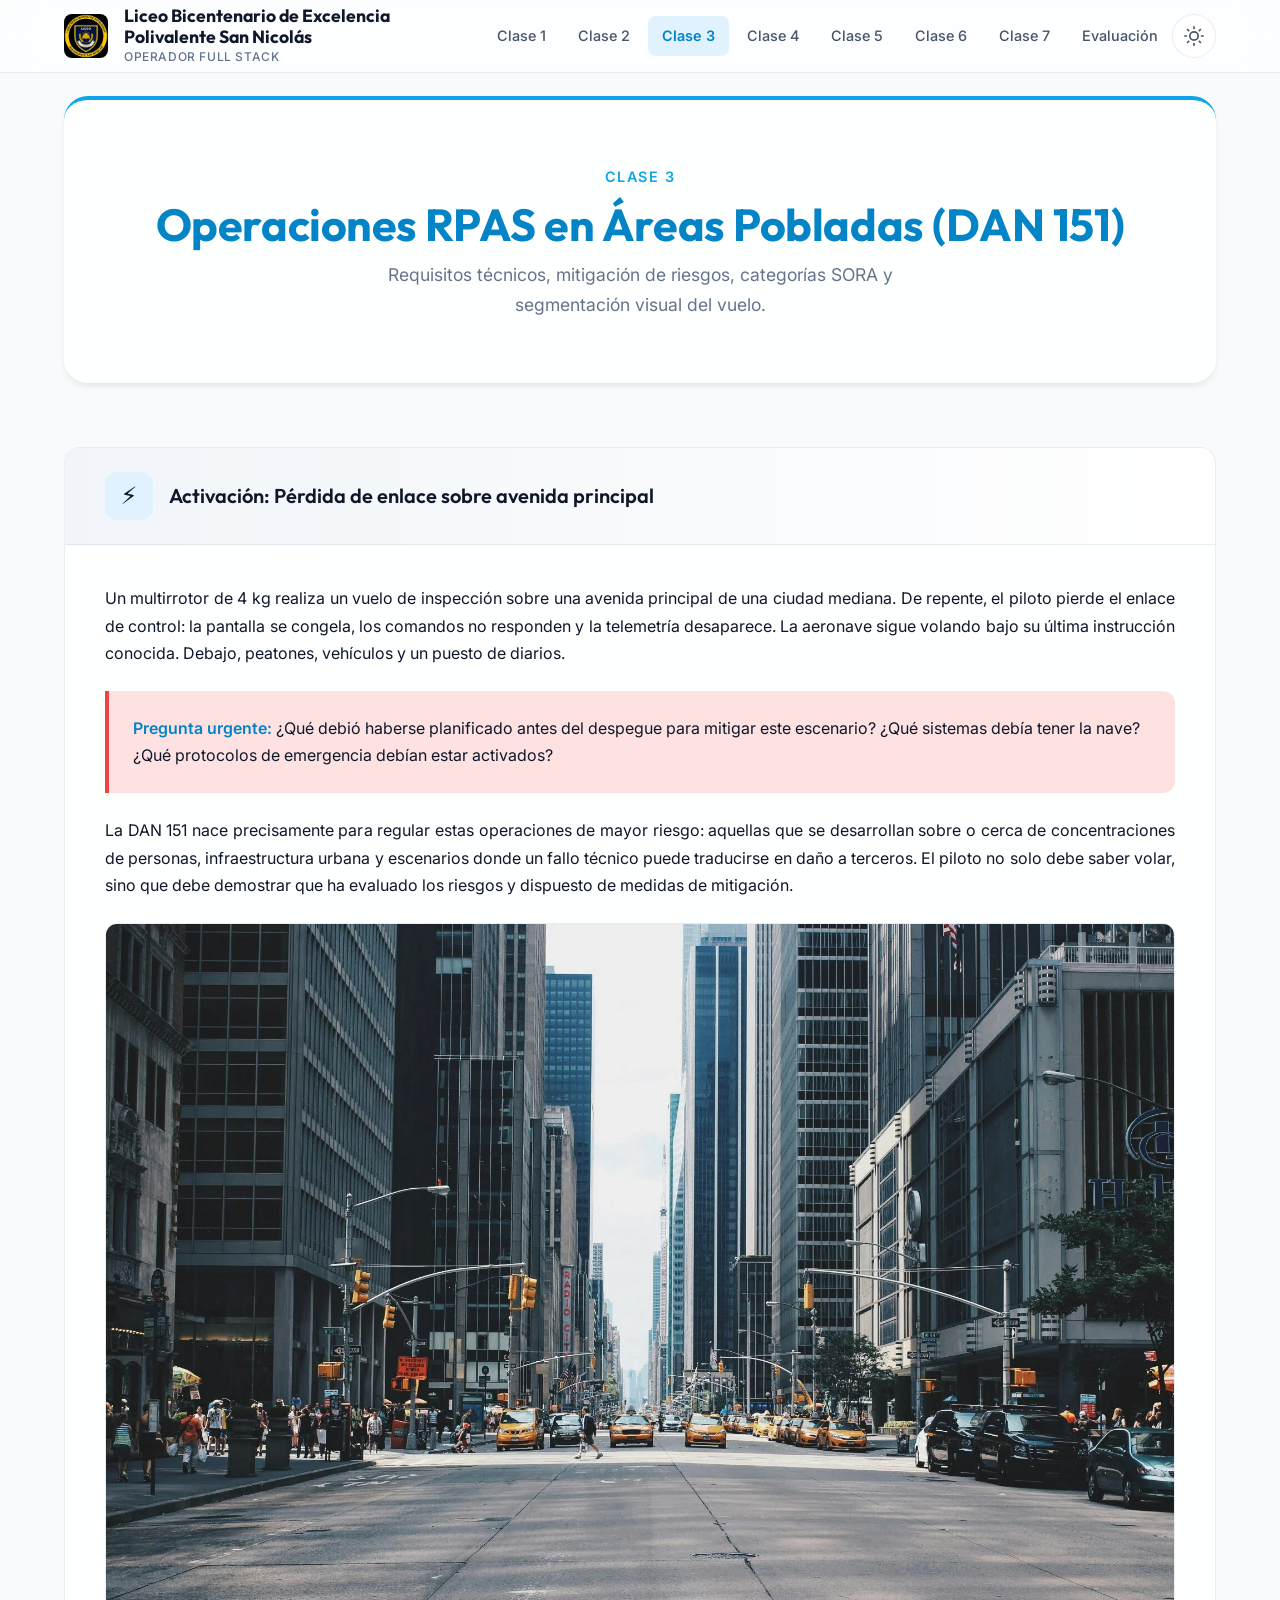
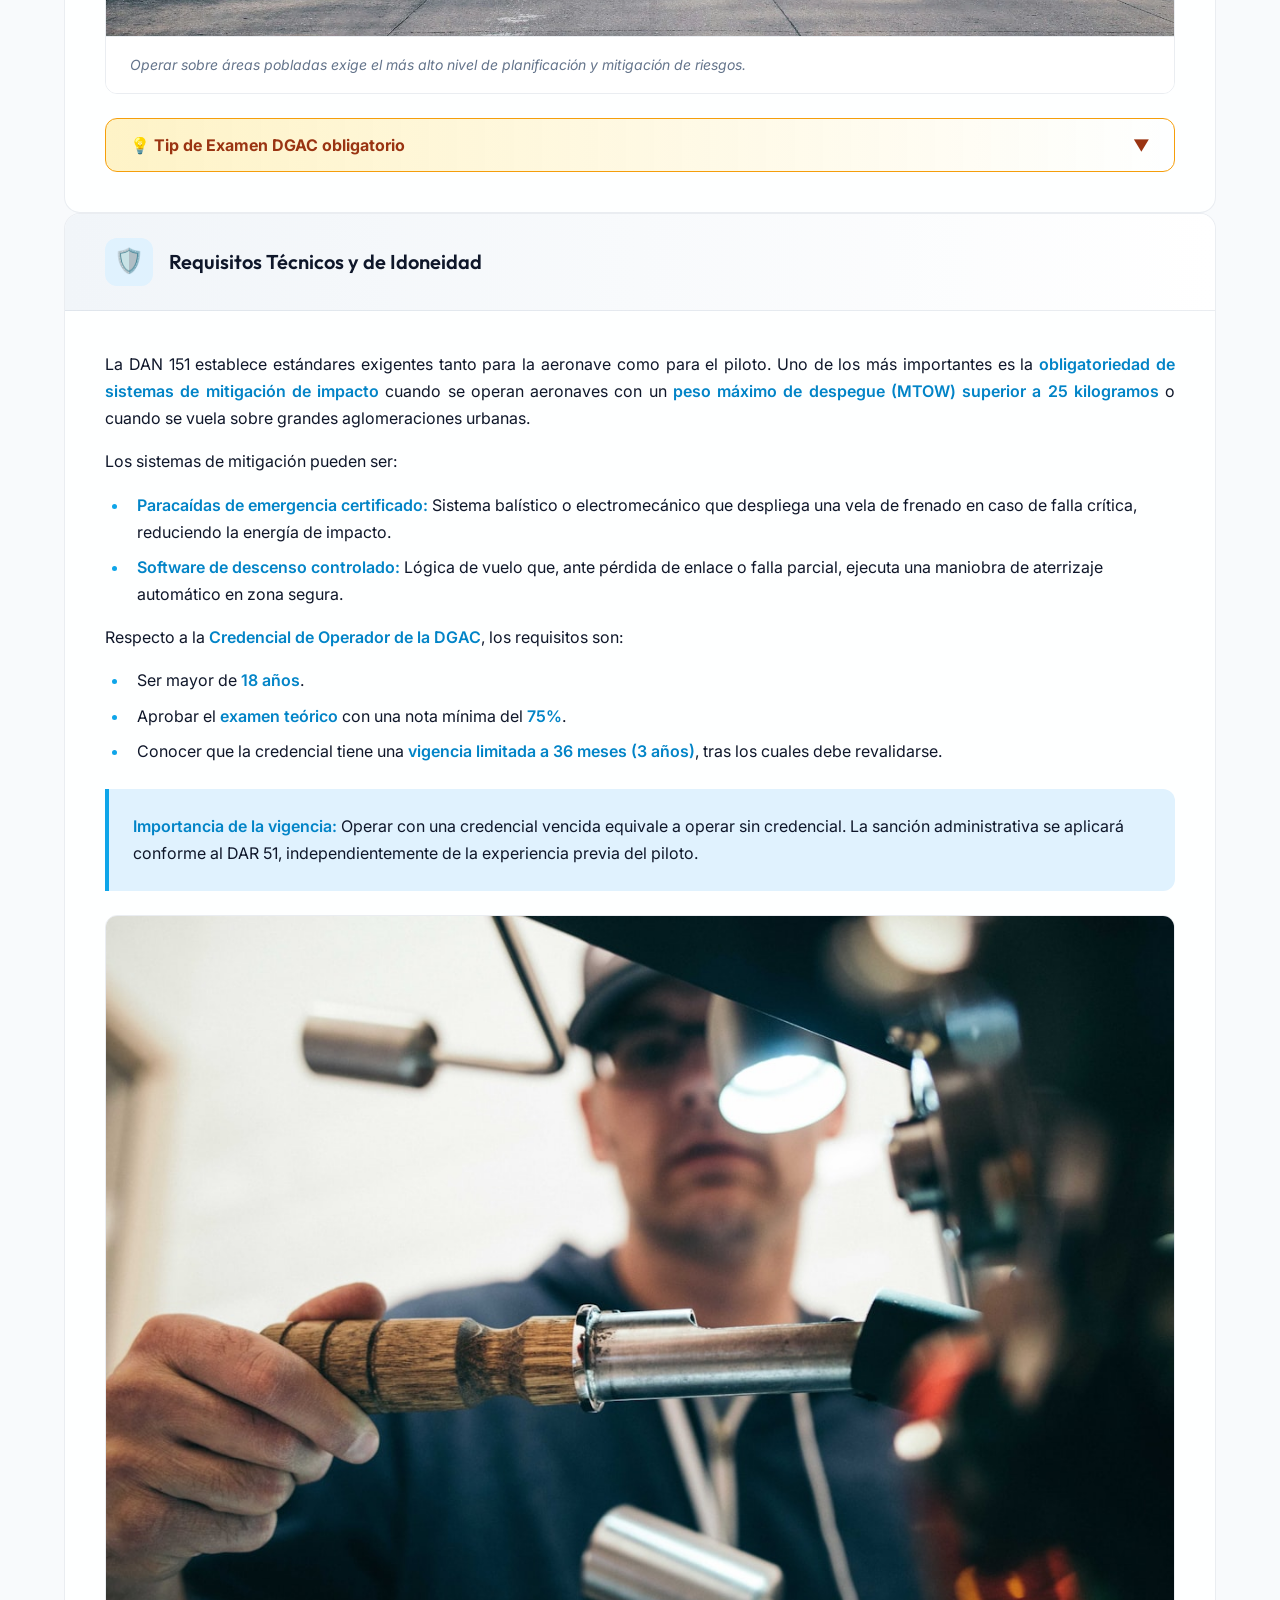
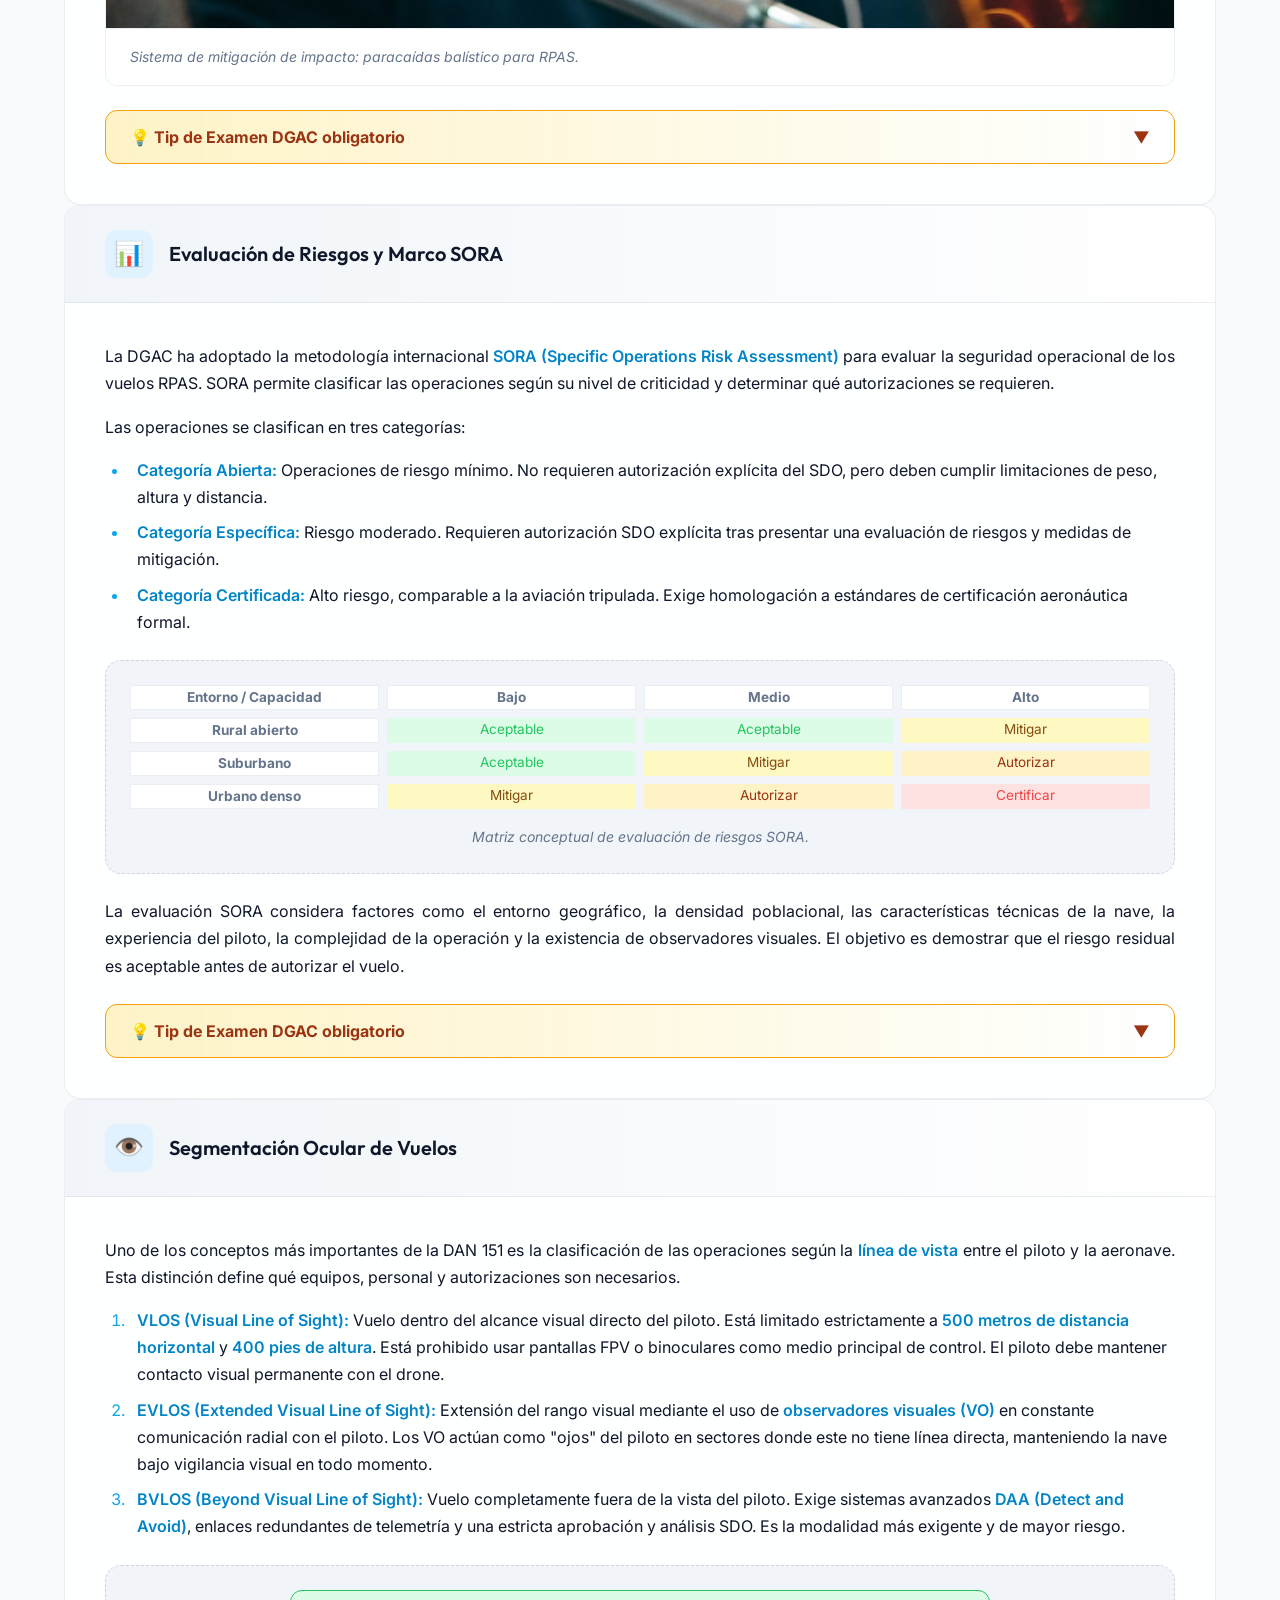
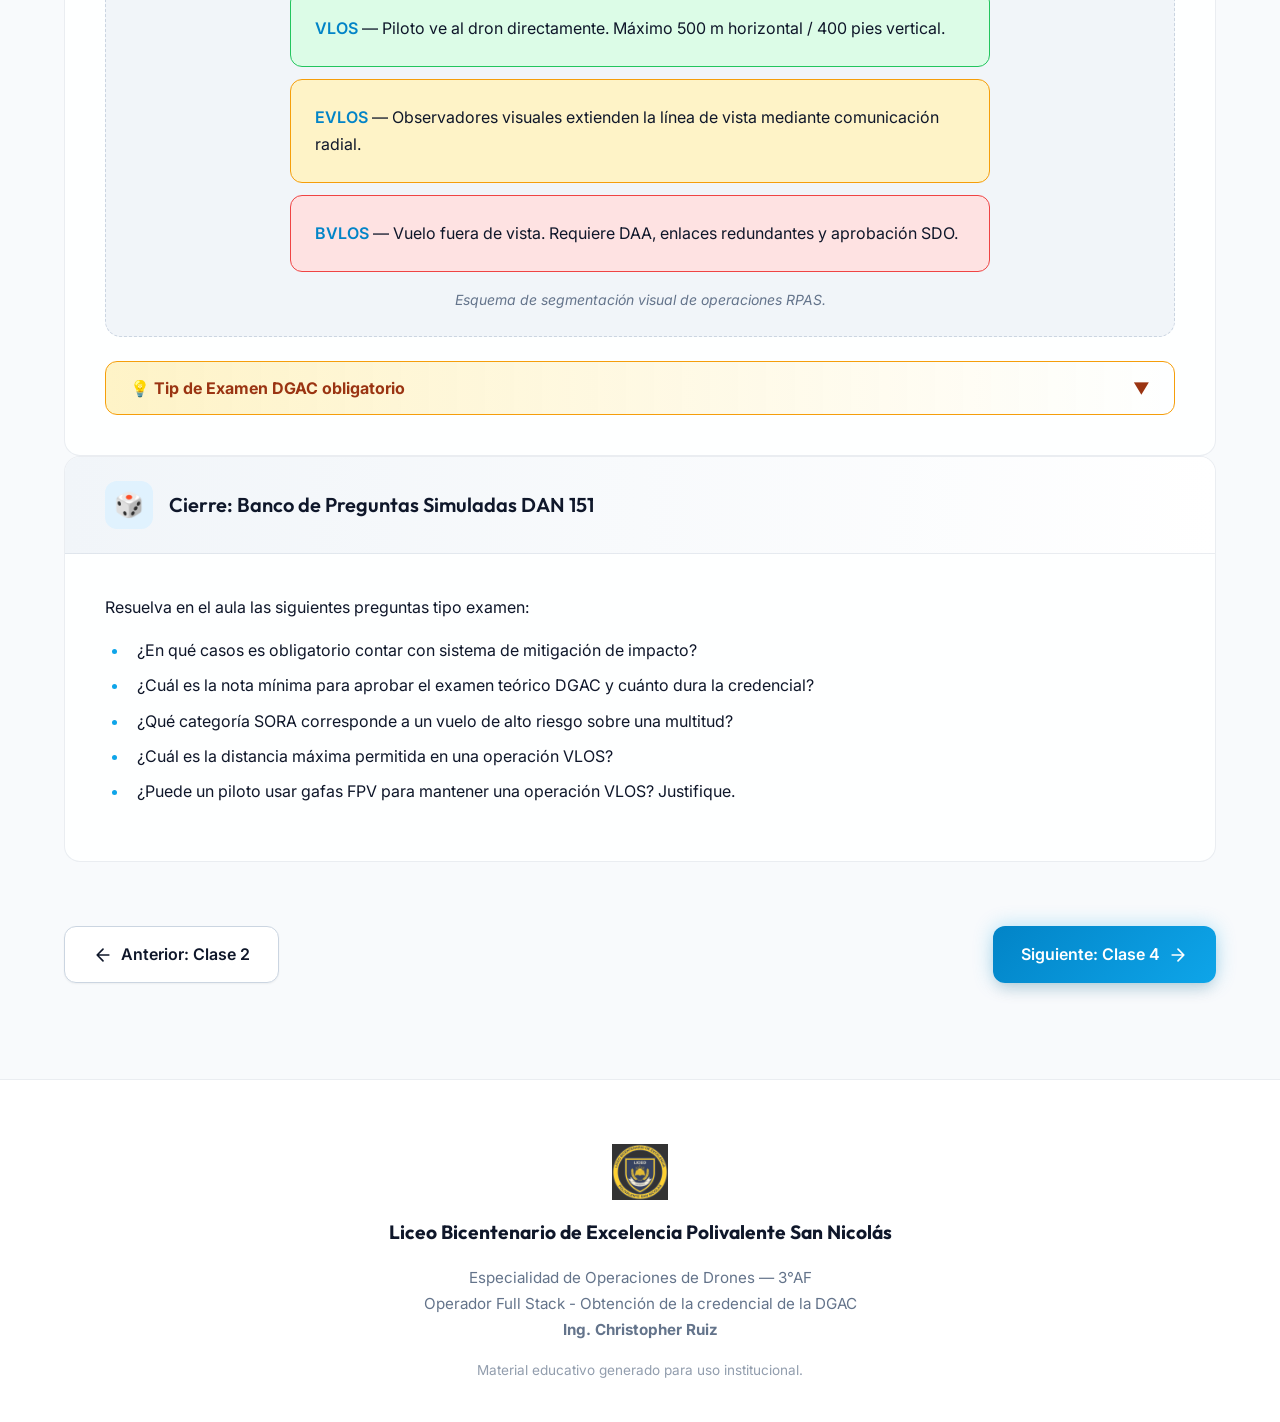
<file: clases/areas-pobladas.html>
<!DOCTYPE html>
<html lang="es">
<head>
  <meta charset="UTF-8">
  <meta name="viewport" content="width=device-width, initial-scale=1.0">
  <title>Clase 3: Operaciones en Áreas Pobladas | Operador Full Stack - DGAC - Liceo Bicentenario de Excelencia Polivalente San Nicolás</title>
  <link rel="stylesheet" href="../assets/css/main.css">
  <link rel="stylesheet" href="../assets/css/animations.css">
</head>
<body>
  <nav class="navbar" role="navigation" aria-label="Navegación principal">
    <div class="navbar-inner">
      <a href="../index.html" class="navbar-brand">
        <img src="../assets/images/logo-liceo.webp" alt="Logo Liceo Bicentenario de Excelencia Polivalente San Nicolás" width="44" height="44">
        <div class="brand-text">
          <span class="brand-name">Liceo Bicentenario de Excelencia Polivalente San Nicolás</span>
          <span class="brand-sub">Operador Full Stack</span>
        </div>
      </a>
      <div class="navbar-nav" id="main-nav">
        <a href="marco-normativo.html" class="nav-link">Clase 1</a>
        <a href="reglas-aire.html" class="nav-link">Clase 2</a>
        <a href="areas-pobladas.html" class="nav-link active">Clase 3</a>
        <a href="aerodinamica.html" class="nav-link">Clase 4</a>
        <a href="meteorologia.html" class="nav-link">Clase 5</a>
        <a href="notam.html" class="nav-link">Clase 6</a>
        <a href="practica-vuelo.html" class="nav-link">Clase 7</a>
        <a href="../evaluacion.html" class="nav-link">Evaluación</a>
      </div>
      <div class="navbar-actions">
        <button class="theme-toggle" aria-label="Cambiar tema" title="Cambiar entre tema claro y oscuro">
          <svg class="sun-icon" viewBox="0 0 24 24" fill="none" stroke="currentColor" stroke-width="2" stroke-linecap="round" stroke-linejoin="round"><circle cx="12" cy="12" r="5"/><line x1="12" y1="1" x2="12" y2="3"/><line x1="12" y1="21" x2="12" y2="23"/><line x1="4.22" y1="4.22" x2="5.64" y2="5.64"/><line x1="18.36" y1="18.36" x2="19.78" y2="19.78"/><line x1="1" y1="12" x2="3" y2="12"/><line x1="21" y1="12" x2="23" y2="12"/><line x1="4.22" y1="19.78" x2="5.64" y2="18.36"/><line x1="18.36" y1="5.64" x2="19.78" y2="4.22"/></svg>
          <svg class="moon-icon" viewBox="0 0 24 24" fill="none" stroke="currentColor" stroke-width="2" stroke-linecap="round" stroke-linejoin="round" style="display:none"><path d="M21 12.79A9 9 0 1 1 11.21 3 7 7 0 0 0 21 12.79z"/></svg>
        </button>
        <button class="mobile-menu-btn" aria-label="Abrir menú" aria-expanded="false" aria-controls="main-nav">
          <svg width="24" height="24" viewBox="0 0 24 24" fill="none" stroke="currentColor" stroke-width="2" stroke-linecap="round" stroke-linejoin="round"><line x1="3" y1="12" x2="21" y2="12"/><line x1="3" y1="6" x2="21" y2="6"/><line x1="3" y1="18" x2="21" y2="18"/></svg>
        </button>
      </div>
    </div>
  </nav>

  <main class="container page-transition" style="padding-top: 96px; padding-bottom: var(--space-3xl);">
    <div class="page-header reveal">
      <p class="body-lg" style="color: var(--accent); font-weight: 600; text-transform: uppercase; letter-spacing: 0.1em; font-size: 0.9rem; margin-bottom: var(--space-sm);">Clase 3</p>
      <h2 class="heading-xl">Operaciones RPAS en Áreas Pobladas (DAN 151)</h2>
      <p>Requisitos técnicos, mitigación de riesgos, categorías SORA y segmentación visual del vuelo.</p>
    </div>

    <!-- Activación -->
    <article class="card reveal">
      <div class="card-header">
        <div class="card-icon">⚡</div>
        <h3>Activación: Pérdida de enlace sobre avenida principal</h3>
      </div>
      <div class="card-body">
        <p>Un multirrotor de 4 kg realiza un vuelo de inspección sobre una avenida principal de una ciudad mediana. De repente, el piloto pierde el enlace de control: la pantalla se congela, los comandos no responden y la telemetría desaparece. La aeronave sigue volando bajo su última instrucción conocida. Debajo, peatones, vehículos y un puesto de diarios.</p>

        <div class="alert-box alert-danger">
          <strong>Pregunta urgente:</strong> ¿Qué debió haberse planificado antes del despegue para mitigar este escenario? ¿Qué sistemas debía tener la nave? ¿Qué protocolos de emergencia debían estar activados?
        </div>

        <p>La DAN 151 nace precisamente para regular estas operaciones de mayor riesgo: aquellas que se desarrollan sobre o cerca de concentraciones de personas, infraestructura urbana y escenarios donde un fallo técnico puede traducirse en daño a terceros. El piloto no solo debe saber volar, sino que debe demostrar que ha evaluado los riesgos y dispuesto de medidas de mitigación.</p>

        <div class="media-frame img-zoom">
          <img src="../assets/images/ciudad-aerea.webp" alt="Vista aérea urbana" loading="lazy">
          <div class="media-caption">Operar sobre áreas pobladas exige el más alto nivel de planificación y mitigación de riesgos.</div>
        </div>

        <button class="tip-toggle" onclick="toggleTip(this)">
          <span>💡 Tip de Examen DGAC obligatorio</span>
          <span class="chevron">▼</span>
        </button>
        <div class="tip-content">
          <p><strong>Regla de oro:</strong> Sobre personas e infraestructura, la pregunta no es "¿qué hago si falla?", sino "¿qué hice <em>antes</em> para que el fallo no lastime a nadie?". La DAN 151 exige que el riesgo residual sea aceptable, no que simplemente tengas buena suerte.</p>
        </div>
      </div>
    </article>

    <!-- Requisitos Técnicos -->
    <article class="card reveal">
      <div class="card-header">
        <div class="card-icon">🛡️</div>
        <h3>Requisitos Técnicos y de Idoneidad</h3>
      </div>
      <div class="card-body">
        <p>La DAN 151 establece estándares exigentes tanto para la aeronave como para el piloto. Uno de los más importantes es la <strong>obligatoriedad de sistemas de mitigación de impacto</strong> cuando se operan aeronaves con un <strong>peso máximo de despegue (MTOW) superior a 25 kilogramos</strong> o cuando se vuela sobre grandes aglomeraciones urbanas.</p>

        <p>Los sistemas de mitigación pueden ser:</p>
        <ul>
          <li><strong>Paracaídas de emergencia certificado:</strong> Sistema balístico o electromecánico que despliega una vela de frenado en caso de falla crítica, reduciendo la energía de impacto.</li>
          <li><strong>Software de descenso controlado:</strong> Lógica de vuelo que, ante pérdida de enlace o falla parcial, ejecuta una maniobra de aterrizaje automático en zona segura.</li>
        </ul>

        <p>Respecto a la <strong>Credencial de Operador de la DGAC</strong>, los requisitos son:</p>
        <ul>
          <li>Ser mayor de <strong>18 años</strong>.</li>
          <li>Aprobar el <strong>examen teórico</strong> con una nota mínima del <strong>75%</strong>.</li>
          <li>Conocer que la credencial tiene una <strong>vigencia limitada a 36 meses (3 años)</strong>, tras los cuales debe revalidarse.</li>
        </ul>

        <div class="alert-box alert-info">
          <strong>Importancia de la vigencia:</strong> Operar con una credencial vencida equivale a operar sin credencial. La sanción administrativa se aplicará conforme al DAR 51, independientemente de la experiencia previa del piloto.
        </div>

        <div class="media-frame img-zoom">
          <img src="../assets/images/paracaidas.webp" alt="Sistema de paracaídas para drone" loading="lazy">
          <div class="media-caption">Sistema de mitigación de impacto: paracaídas balístico para RPAS.</div>
        </div>

        <button class="tip-toggle" onclick="toggleTip(this)">
          <span>💡 Tip de Examen DGAC obligatorio</span>
          <span class="chevron">▼</span>
        </button>
        <div class="tip-content">
          <p><strong>Datos a memorizar:</strong> MTOW &gt; 25 kg o grandes aglomeraciones = mitigación de impacto obligatoria. Credencial DGAC: mayores de 18, nota mínima 75%, vigencia 36 meses. "75-36" es la clave mnemotécnica.</p>
        </div>
      </div>
    </article>

    <!-- SORA -->
    <article class="card reveal">
      <div class="card-header">
        <div class="card-icon">📊</div>
        <h3>Evaluación de Riesgos y Marco SORA</h3>
      </div>
      <div class="card-body">
        <p>La DGAC ha adoptado la metodología internacional <strong>SORA (Specific Operations Risk Assessment)</strong> para evaluar la seguridad operacional de los vuelos RPAS. SORA permite clasificar las operaciones según su nivel de criticidad y determinar qué autorizaciones se requieren.</p>

        <p>Las operaciones se clasifican en tres categorías:</p>
        <ul>
          <li><strong>Categoría Abierta:</strong> Operaciones de riesgo mínimo. No requieren autorización explícita del SDO, pero deben cumplir limitaciones de peso, altura y distancia.</li>
          <li><strong>Categoría Específica:</strong> Riesgo moderado. Requieren autorización SDO explícita tras presentar una evaluación de riesgos y medidas de mitigación.</li>
          <li><strong>Categoría Certificada:</strong> Alto riesgo, comparable a la aviación tripulada. Exige homologación a estándares de certificación aeronáutica formal.</li>
        </ul>

        <div class="diagram">
          <div class="risk-matrix">
            <div class="risk-header">Entorno / Capacidad</div>
            <div class="risk-header">Bajo</div>
            <div class="risk-header">Medio</div>
            <div class="risk-header">Alto</div>

            <div class="risk-header">Rural abierto</div>
            <div class="risk-low">Aceptable</div>
            <div class="risk-low">Aceptable</div>
            <div class="risk-med">Mitigar</div>

            <div class="risk-header">Suburbano</div>
            <div class="risk-low">Aceptable</div>
            <div class="risk-med">Mitigar</div>
            <div class="risk-high">Autorizar</div>

            <div class="risk-header">Urbano denso</div>
            <div class="risk-med">Mitigar</div>
            <div class="risk-high">Autorizar</div>
            <div class="risk-extreme">Certificar</div>
          </div>
          <div class="diagram-caption">Matriz conceptual de evaluación de riesgos SORA.</div>
        </div>

        <p>La evaluación SORA considera factores como el entorno geográfico, la densidad poblacional, las características técnicas de la nave, la experiencia del piloto, la complejidad de la operación y la existencia de observadores visuales. El objetivo es demostrar que el riesgo residual es aceptable antes de autorizar el vuelo.</p>

        <button class="tip-toggle" onclick="toggleTip(this)">
          <span>💡 Tip de Examen DGAC obligatorio</span>
          <span class="chevron">▼</span>
        </button>
        <div class="tip-content">
          <p><strong>Tríada SORA:</strong> Abierta = riesgo mínimo (sin autorización); Específica = riesgo moderado (autorización SDO); Certificada = alto riesgo (certificación formal). Piensa en "Abierta-Específica-Certificada" como niveles crecientes de control.</p>
        </div>
      </div>
    </article>

    <!-- Segmentación Ocular -->
    <article class="card reveal">
      <div class="card-header">
        <div class="card-icon">👁️</div>
        <h3>Segmentación Ocular de Vuelos</h3>
      </div>
      <div class="card-body">
        <p>Uno de los conceptos más importantes de la DAN 151 es la clasificación de las operaciones según la <strong>línea de vista</strong> entre el piloto y la aeronave. Esta distinción define qué equipos, personal y autorizaciones son necesarios.</p>

        <ol>
          <li><strong>VLOS (Visual Line of Sight):</strong> Vuelo dentro del alcance visual directo del piloto. Está limitado estrictamente a <strong>500 metros de distancia horizontal</strong> y <strong>400 pies de altura</strong>. Está prohibido usar pantallas FPV o binoculares como medio principal de control. El piloto debe mantener contacto visual permanente con el drone.</li>
          <li><strong>EVLOS (Extended Visual Line of Sight):</strong> Extensión del rango visual mediante el uso de <strong>observadores visuales (VO)</strong> en constante comunicación radial con el piloto. Los VO actúan como "ojos" del piloto en sectores donde este no tiene línea directa, manteniendo la nave bajo vigilancia visual en todo momento.</li>
          <li><strong>BVLOS (Beyond Visual Line of Sight):</strong> Vuelo completamente fuera de la vista del piloto. Exige sistemas avanzados <strong>DAA (Detect and Avoid)</strong>, enlaces redundantes de telemetría y una estricta aprobación y análisis SDO. Es la modalidad más exigente y de mayor riesgo.</li>
        </ol>

        <div class="diagram">
          <div style="display:flex;flex-direction:column;gap:0.75rem;max-width:700px;margin:0 auto;">
            <div style="background:var(--success-soft);border:1px solid var(--success);padding:var(--space-lg);border-radius:var(--radius-md);">
              <strong>VLOS</strong> — Piloto ve al dron directamente. Máximo 500 m horizontal / 400 pies vertical.
            </div>
            <div style="background:var(--warning-soft);border:1px solid var(--warning);padding:var(--space-lg);border-radius:var(--radius-md);">
              <strong>EVLOS</strong> — Observadores visuales extienden la línea de vista mediante comunicación radial.
            </div>
            <div style="background:var(--danger-soft);border:1px solid var(--danger);padding:var(--space-lg);border-radius:var(--radius-md);">
              <strong>BVLOS</strong> — Vuelo fuera de vista. Requiere DAA, enlaces redundantes y aprobación SDO.
            </div>
          </div>
          <div class="diagram-caption">Esquema de segmentación visual de operaciones RPAS.</div>
        </div>

        <button class="tip-toggle" onclick="toggleTip(this)">
          <span>💡 Tip de Examen DGAC obligatorio</span>
          <span class="chevron">▼</span>
        </button>
        <div class="tip-content">
          <p><strong>Diferencia clave:</strong> En VLOS no se permiten gafas FPV ni binoculares como control principal. Si el piloto pierde contacto visual directo, deja de ser VLOS. EVLOS necesita observadores visuales con comunicación radial. BVLOS es el nivel más alto y siempre requiere autorización SDO.</p>
        </div>
      </div>
    </article>

    <!-- Cierre -->
    <article class="card reveal">
      <div class="card-header">
        <div class="card-icon">🎲</div>
        <h3>Cierre: Banco de Preguntas Simuladas DAN 151</h3>
      </div>
      <div class="card-body">
        <p>Resuelva en el aula las siguientes preguntas tipo examen:</p>
        <ul>
          <li>¿En qué casos es obligatorio contar con sistema de mitigación de impacto?</li>
          <li>¿Cuál es la nota mínima para aprobar el examen teórico DGAC y cuánto dura la credencial?</li>
          <li>¿Qué categoría SORA corresponde a un vuelo de alto riesgo sobre una multitud?</li>
          <li>¿Cuál es la distancia máxima permitida en una operación VLOS?</li>
          <li>¿Puede un piloto usar gafas FPV para mantener una operación VLOS? Justifique.</li>
        </ul>
      </div>
    </article>

    <div class="reveal" style="display: flex; justify-content: space-between; margin-top: var(--space-2xl);">
      <a href="reglas-aire.html" class="btn btn-secondary">
        <svg width="20" height="20" viewBox="0 0 24 24" fill="none" stroke="currentColor" stroke-width="2" stroke-linecap="round" stroke-linejoin="round"><path d="M19 12H5M12 19l-7-7 7-7"/></svg>
        Anterior: Clase 2
      </a>
      <a href="aerodinamica.html" class="btn btn-primary">
        Siguiente: Clase 4
        <svg width="20" height="20" viewBox="0 0 24 24" fill="none" stroke="currentColor" stroke-width="2" stroke-linecap="round" stroke-linejoin="round"><path d="M5 12h14M12 5l7 7-7 7"/></svg>
      </a>
    </div>
  </main>

  <footer class="footer">
    <div class="container">
      <div class="footer-inner">
        <img src="../assets/images/logo-liceo.webp" alt="Logo Liceo Bicentenario de Excelencia Polivalente San Nicolás" class="footer-logo" width="56" height="56">
        <div class="footer-brand">Liceo Bicentenario de Excelencia Polivalente San Nicolás</div>
        <div class="footer-info">
          Especialidad de Operaciones de Drones — 3°AF<br>
          Operador Full Stack - Obtención de la credencial de la DGAC<br>
          <strong>Ing. Christopher Ruiz</strong>
        </div>
        <div class="footer-credit">Material educativo generado para uso institucional.</div>
      </div>
    </div>
  </footer>

  <script src="../assets/js/theme.js"></script>
  <script src="../assets/js/utils.js"></script>
  <script>
    function toggleTip(button) {
      const content = button.nextElementSibling;
      button.classList.toggle('open');
      content.classList.toggle('show');
    }
  </script>
</body>
</html>
</file>
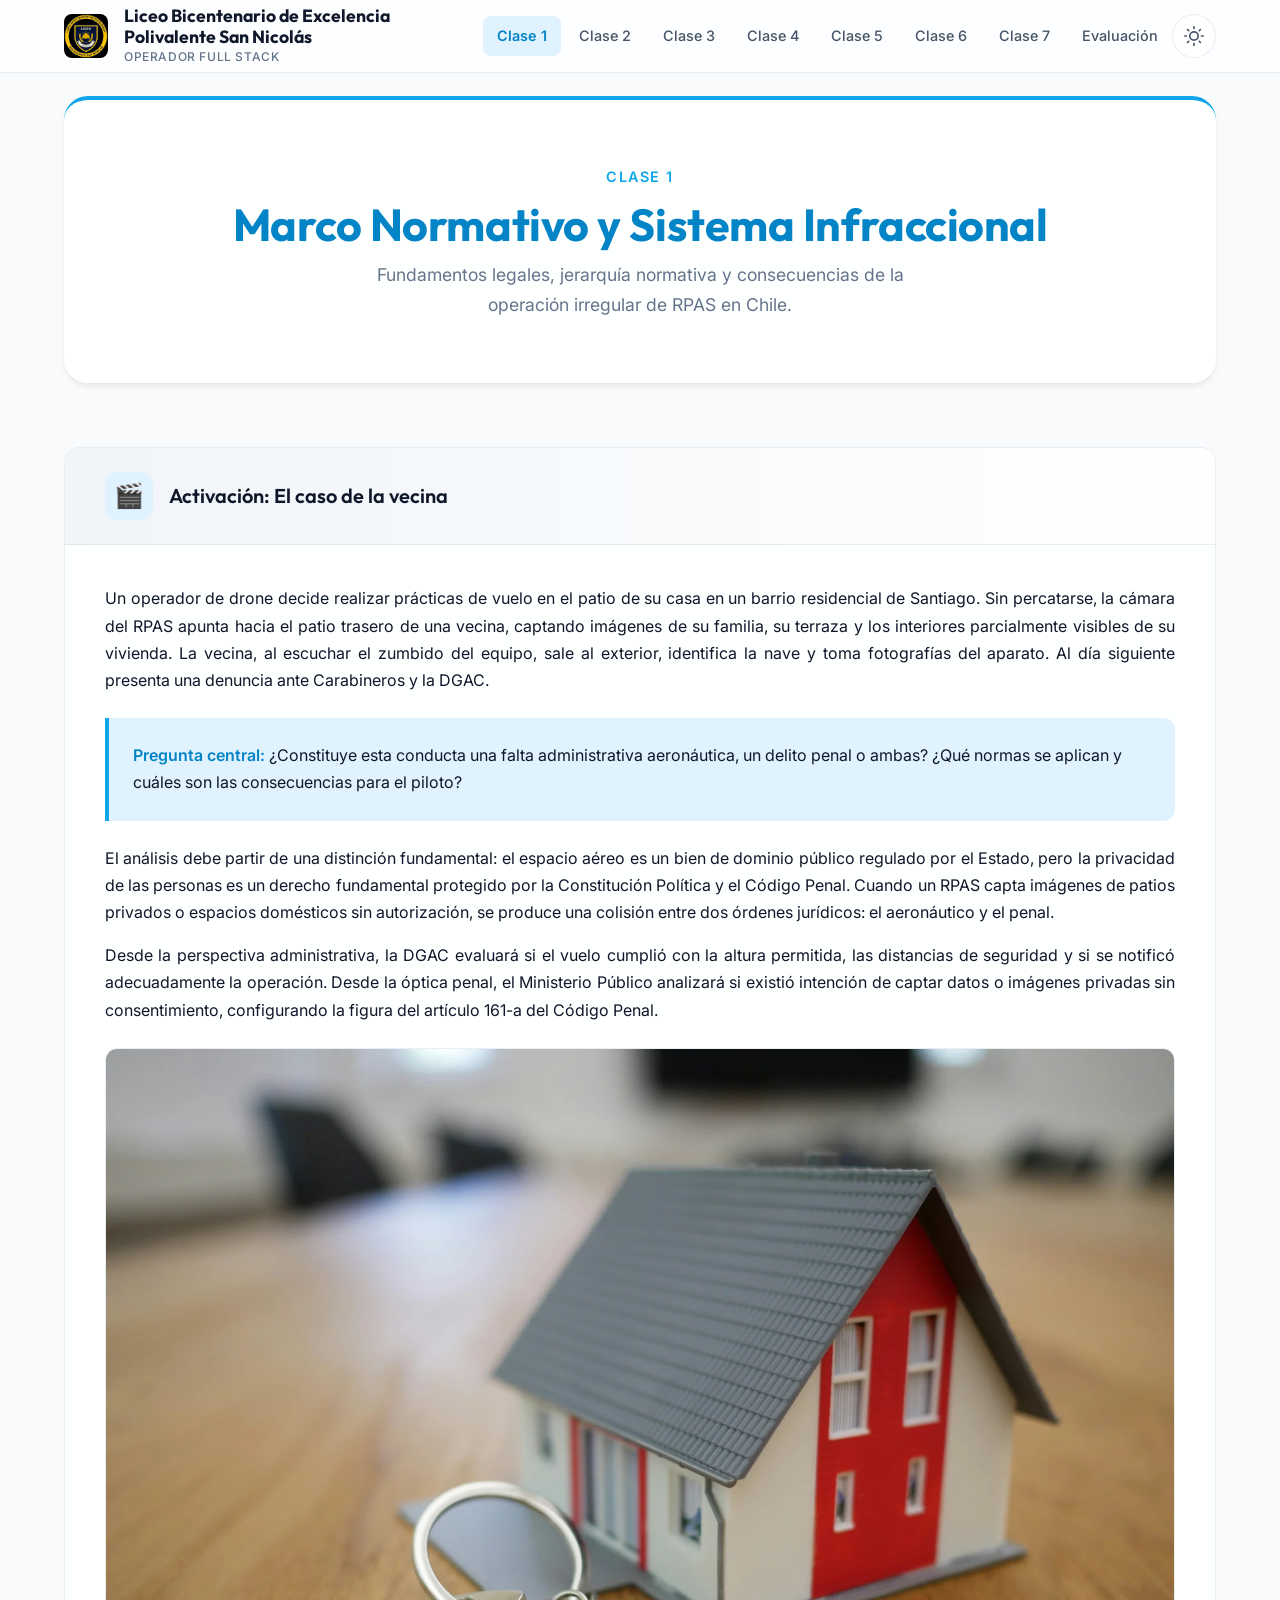
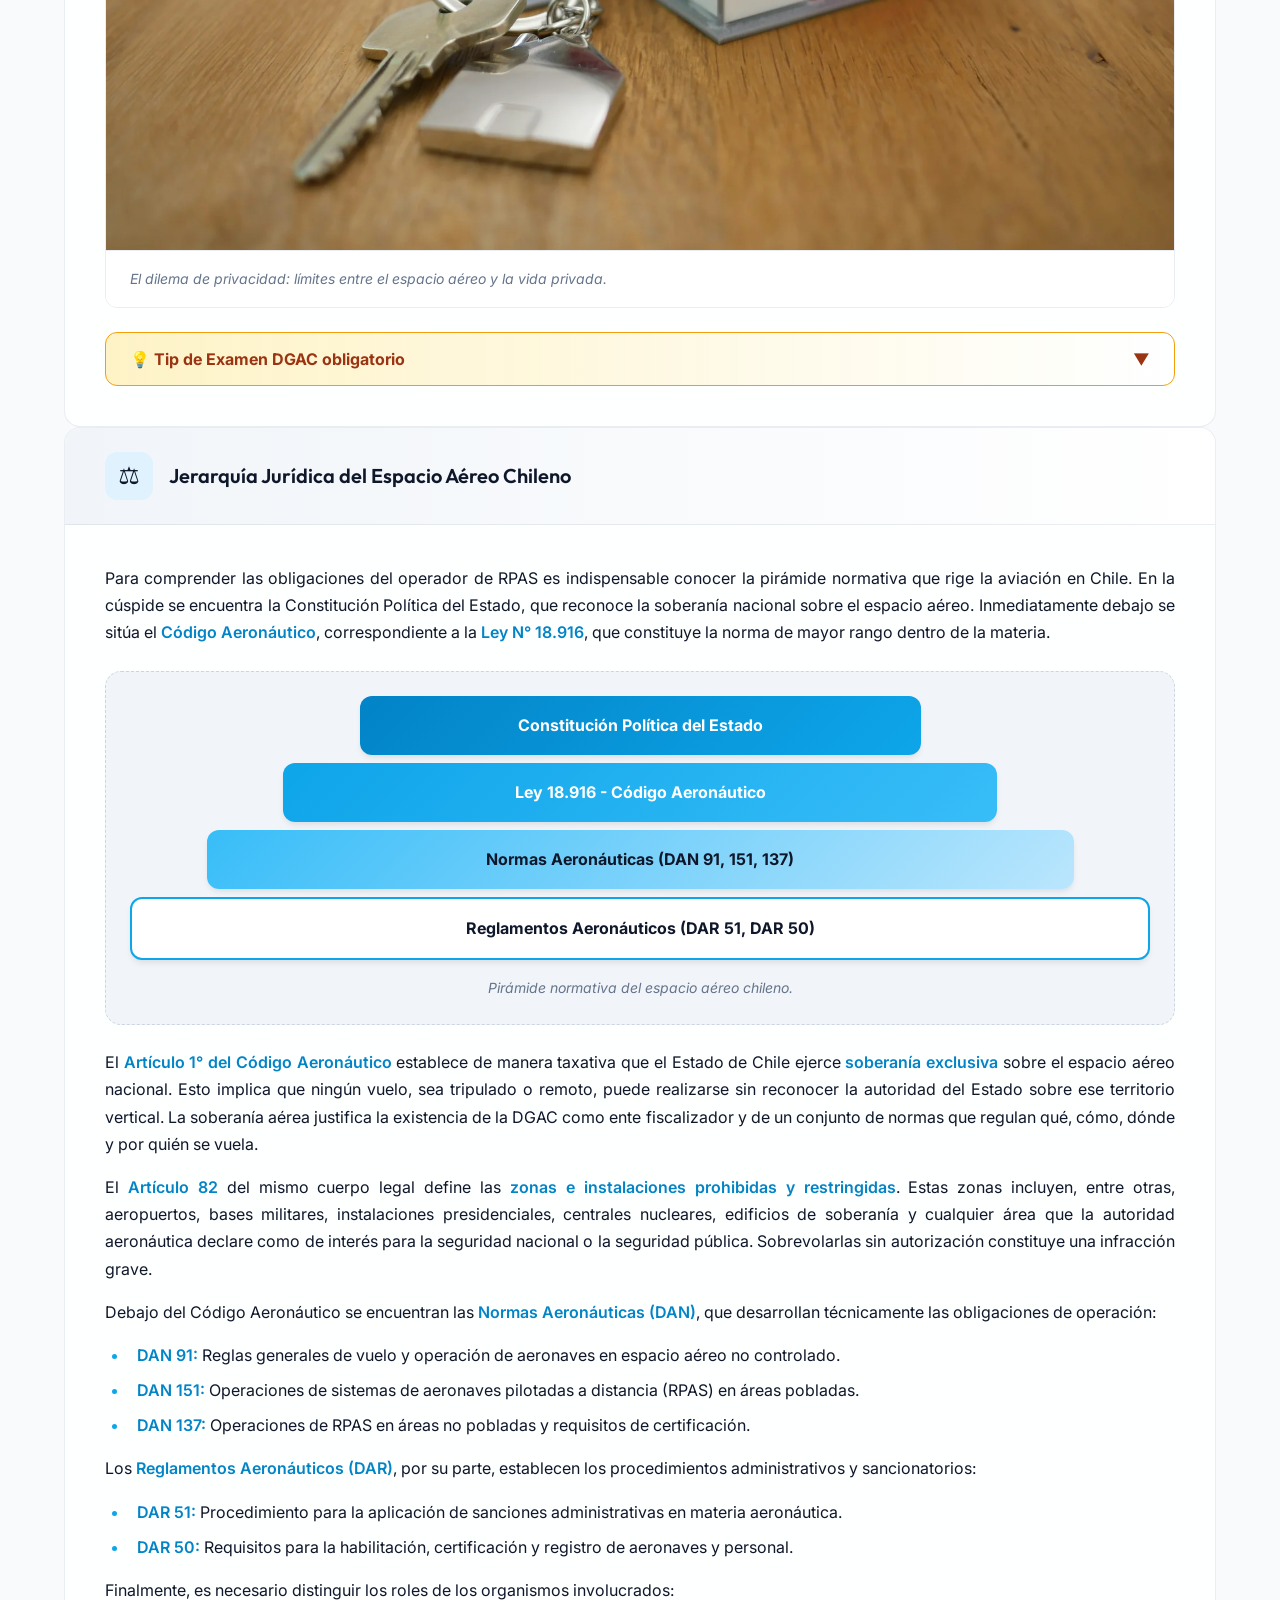
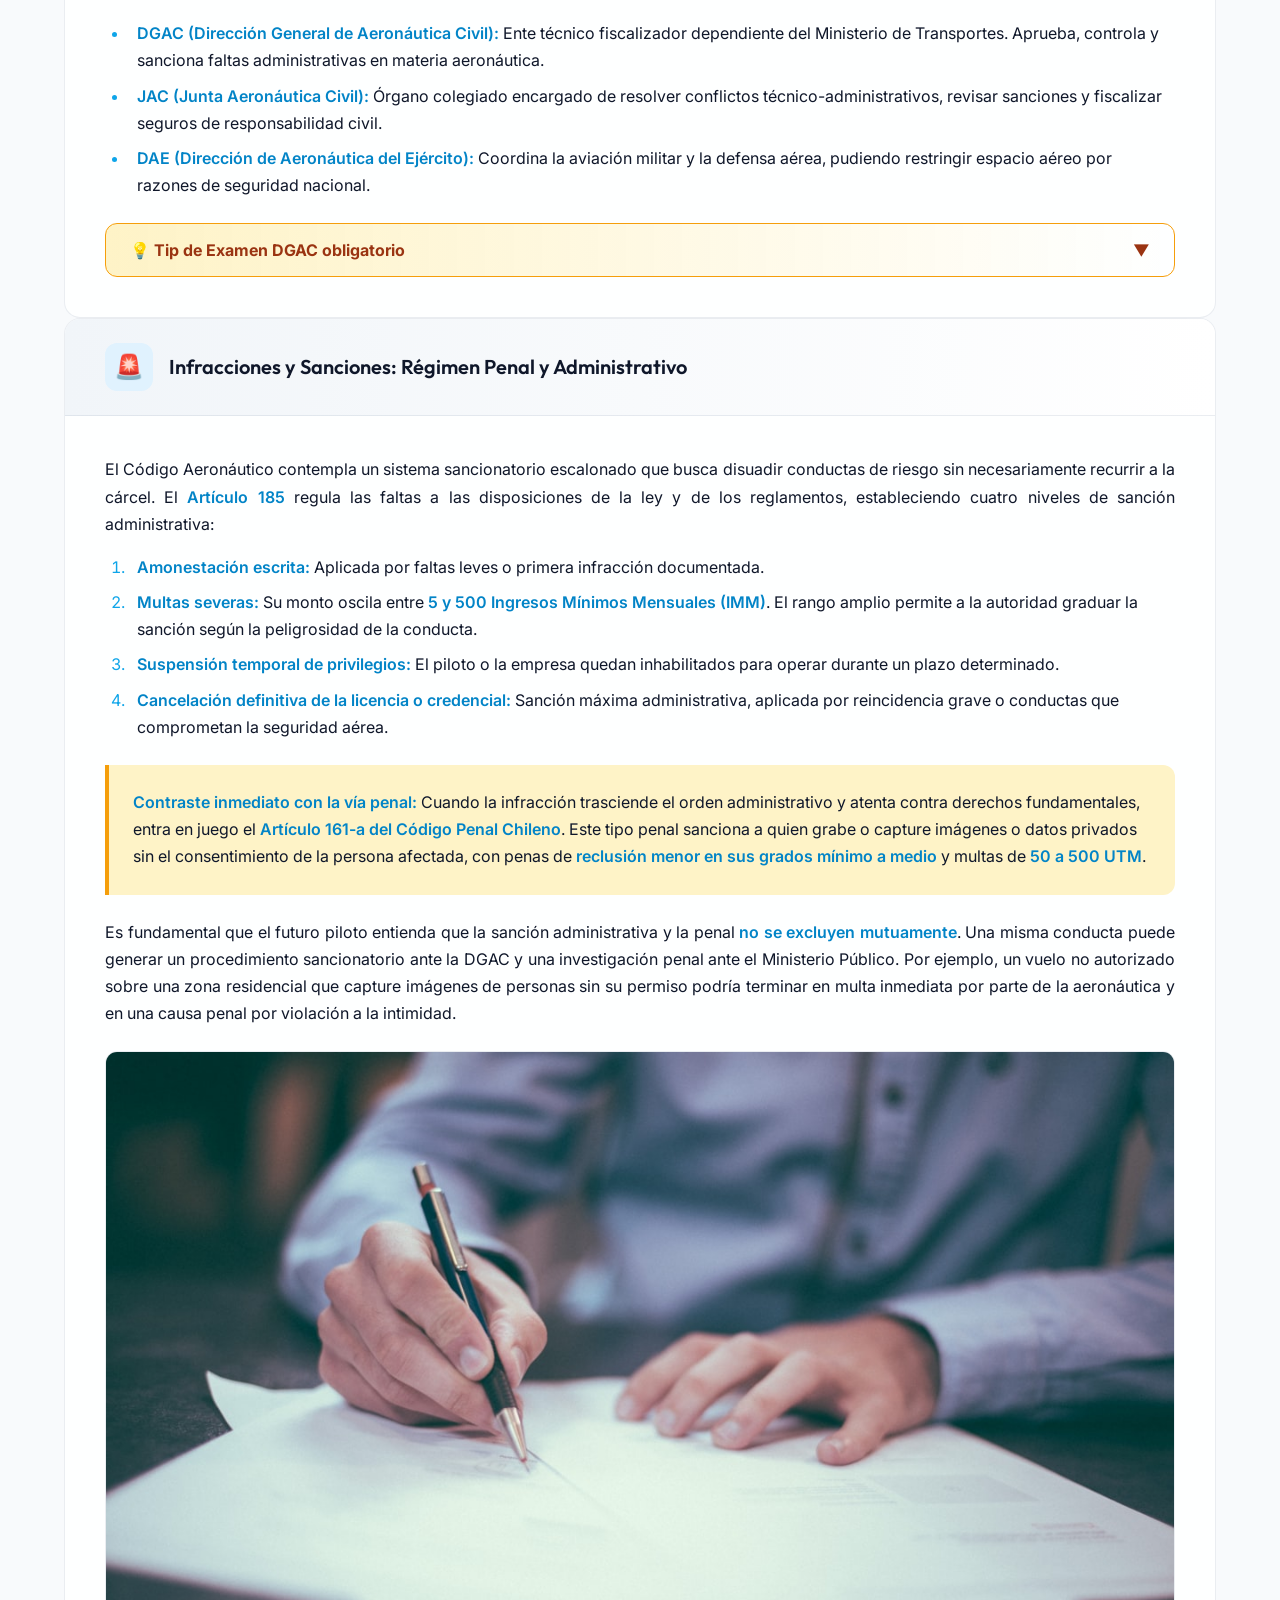
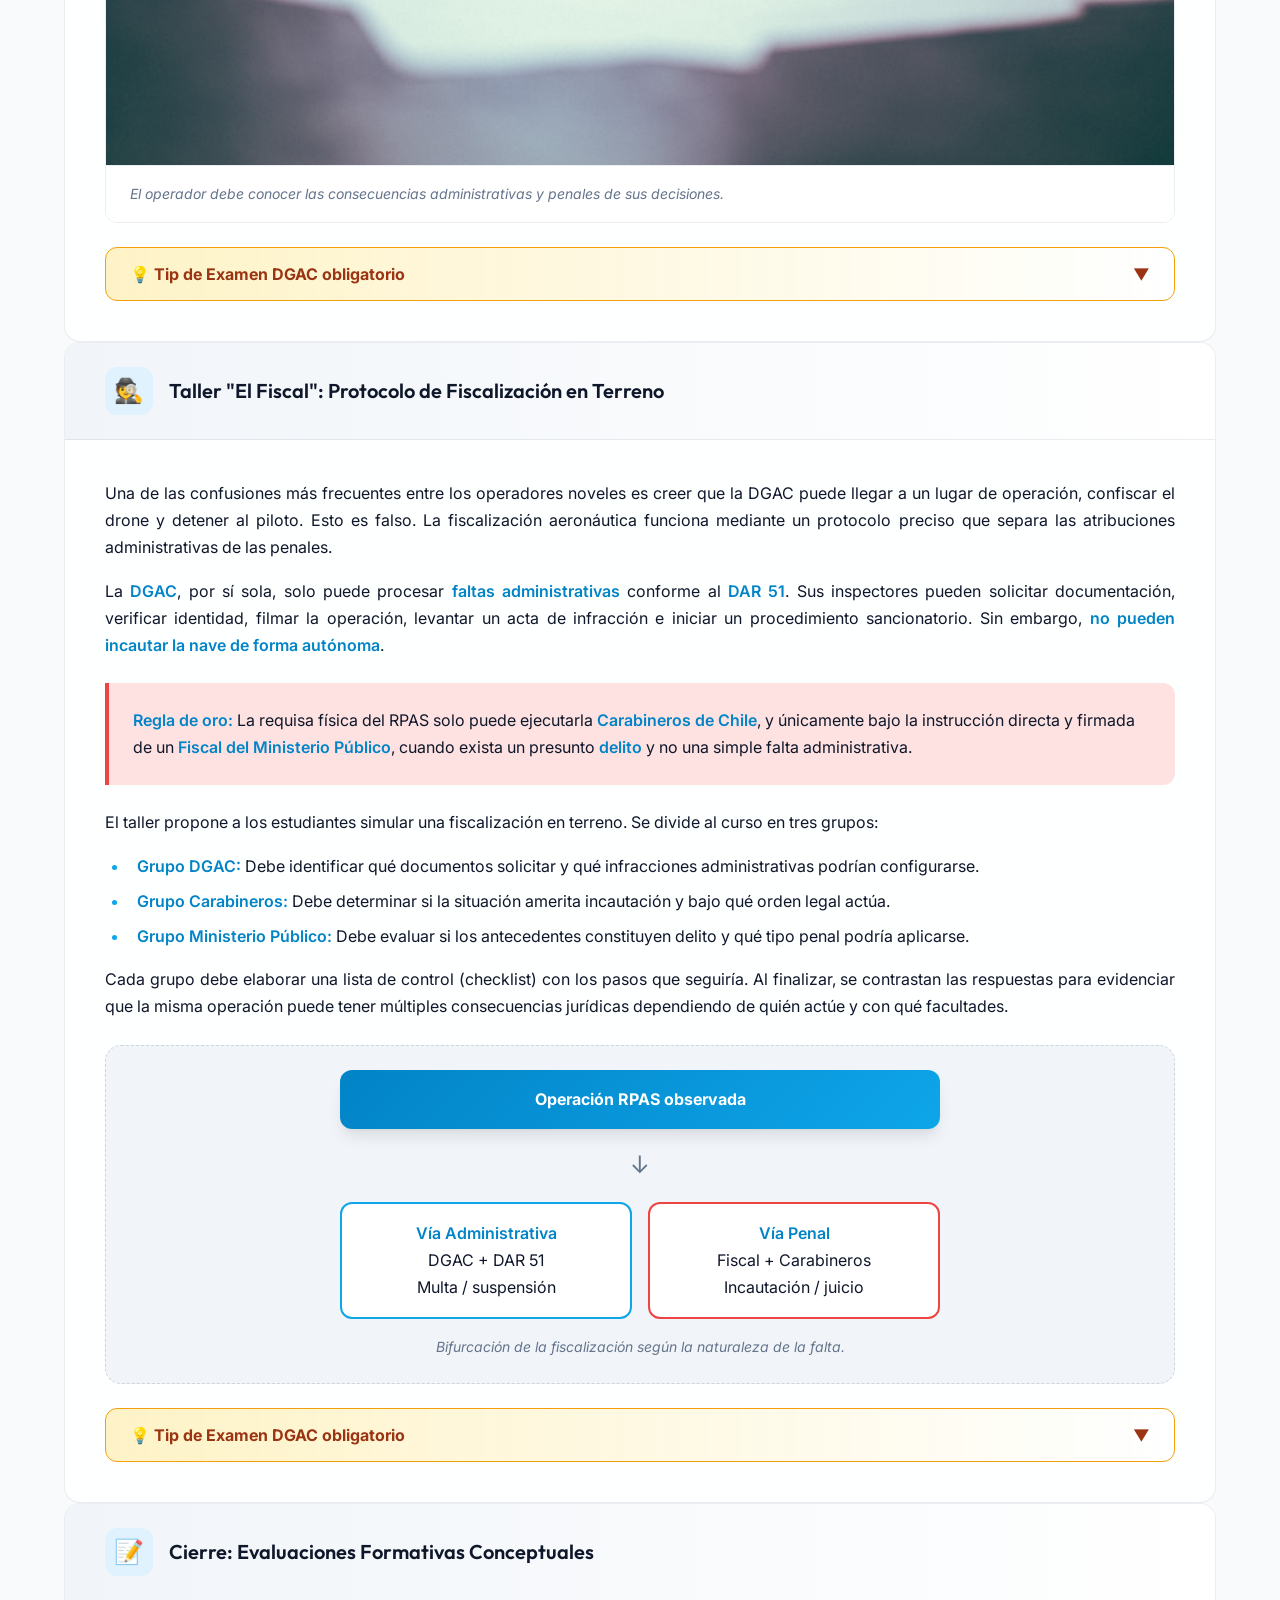
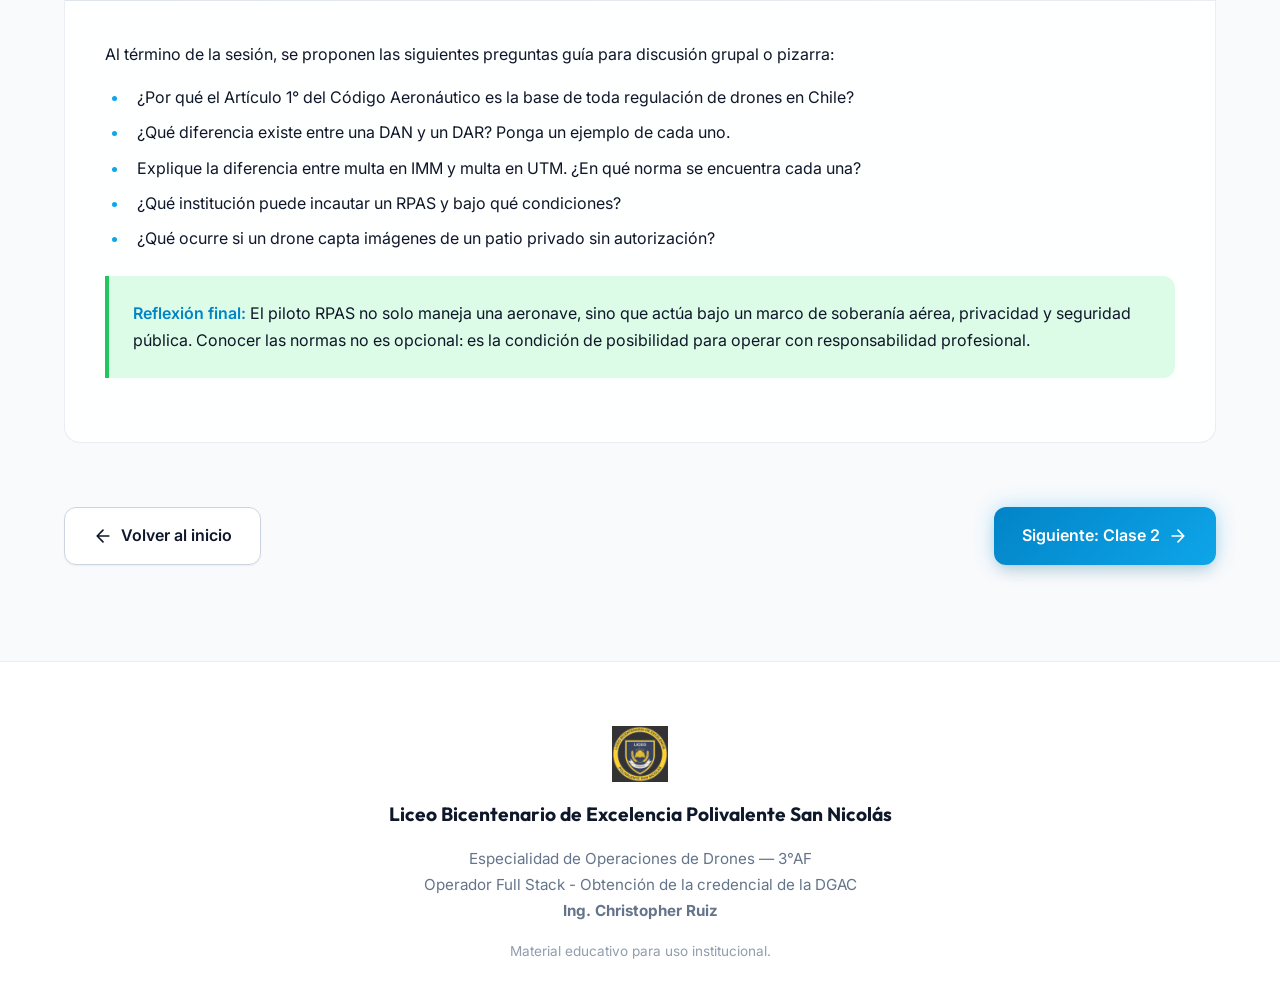
<file: clases/marco-normativo.html>
<!DOCTYPE html>
<html lang="es">
<head>
  <meta charset="UTF-8">
  <meta name="viewport" content="width=device-width, initial-scale=1.0">
  <title>Clase 1: Marco Normativo | Operador Full Stack - DGAC - Liceo Bicentenario de Excelencia Polivalente San Nicolás</title>
  <link rel="stylesheet" href="../assets/css/main.css">
  <link rel="stylesheet" href="../assets/css/animations.css">
</head>
<body>
  <!-- NAVBAR -->
  <nav class="navbar" role="navigation" aria-label="Navegación principal">
    <div class="navbar-inner">
      <a href="../index.html" class="navbar-brand">
        <img src="../assets/images/logo-liceo.webp" alt="Logo Liceo Bicentenario de Excelencia Polivalente San Nicolás" width="44" height="44">
        <div class="brand-text">
          <span class="brand-name">Liceo Bicentenario de Excelencia Polivalente San Nicolás</span>
          <span class="brand-sub">Operador Full Stack</span>
        </div>
      </a>
      <div class="navbar-nav" id="main-nav">
        <a href="marco-normativo.html" class="nav-link active">Clase 1</a>
        <a href="reglas-aire.html" class="nav-link">Clase 2</a>
        <a href="areas-pobladas.html" class="nav-link">Clase 3</a>
        <a href="aerodinamica.html" class="nav-link">Clase 4</a>
        <a href="meteorologia.html" class="nav-link">Clase 5</a>
        <a href="notam.html" class="nav-link">Clase 6</a>
        <a href="practica-vuelo.html" class="nav-link">Clase 7</a>
        <a href="../evaluacion.html" class="nav-link">Evaluación</a>
      </div>
      <div class="navbar-actions">
        <button class="theme-toggle" aria-label="Cambiar tema" title="Cambiar entre tema claro y oscuro">
          <svg class="sun-icon" viewBox="0 0 24 24" fill="none" stroke="currentColor" stroke-width="2" stroke-linecap="round" stroke-linejoin="round"><circle cx="12" cy="12" r="5"/><line x1="12" y1="1" x2="12" y2="3"/><line x1="12" y1="21" x2="12" y2="23"/><line x1="4.22" y1="4.22" x2="5.64" y2="5.64"/><line x1="18.36" y1="18.36" x2="19.78" y2="19.78"/><line x1="1" y1="12" x2="3" y2="12"/><line x1="21" y1="12" x2="23" y2="12"/><line x1="4.22" y1="19.78" x2="5.64" y2="18.36"/><line x1="18.36" y1="5.64" x2="19.78" y2="4.22"/></svg>
          <svg class="moon-icon" viewBox="0 0 24 24" fill="none" stroke="currentColor" stroke-width="2" stroke-linecap="round" stroke-linejoin="round" style="display:none"><path d="M21 12.79A9 9 0 1 1 11.21 3 7 7 0 0 0 21 12.79z"/></svg>
        </button>
        <button class="mobile-menu-btn" aria-label="Abrir menú" aria-expanded="false" aria-controls="main-nav">
          <svg width="24" height="24" viewBox="0 0 24 24" fill="none" stroke="currentColor" stroke-width="2" stroke-linecap="round" stroke-linejoin="round"><line x1="3" y1="12" x2="21" y2="12"/><line x1="3" y1="6" x2="21" y2="6"/><line x1="3" y1="18" x2="21" y2="18"/></svg>
        </button>
      </div>
    </div>
  </nav>

  <main class="container page-transition" style="padding-top: 96px; padding-bottom: var(--space-3xl);">
    <div class="page-header reveal">
      <p class="body-lg" style="color: var(--accent); font-weight: 600; text-transform: uppercase; letter-spacing: 0.1em; font-size: 0.9rem; margin-bottom: var(--space-sm);">Clase 1</p>
      <h2 class="heading-xl">Marco Normativo y Sistema Infraccional</h2>
      <p>Fundamentos legales, jerarquía normativa y consecuencias de la operación irregular de RPAS en Chile.</p>
    </div>

    <!-- Tarjeta Activación -->
    <article class="card reveal">
      <div class="card-header">
        <div class="card-icon">🎬</div>
        <h3>Activación: El caso de la vecina</h3>
      </div>
      <div class="card-body">
        <p>Un operador de drone decide realizar prácticas de vuelo en el patio de su casa en un barrio residencial de Santiago. Sin percatarse, la cámara del RPAS apunta hacia el patio trasero de una vecina, captando imágenes de su familia, su terraza y los interiores parcialmente visibles de su vivienda. La vecina, al escuchar el zumbido del equipo, sale al exterior, identifica la nave y toma fotografías del aparato. Al día siguiente presenta una denuncia ante Carabineros y la DGAC.</p>

        <div class="alert-box alert-info">
          <strong>Pregunta central:</strong> ¿Constituye esta conducta una falta administrativa aeronáutica, un delito penal o ambas? ¿Qué normas se aplican y cuáles son las consecuencias para el piloto?
        </div>

        <p>El análisis debe partir de una distinción fundamental: el espacio aéreo es un bien de dominio público regulado por el Estado, pero la privacidad de las personas es un derecho fundamental protegido por la Constitución Política y el Código Penal. Cuando un RPAS capta imágenes de patios privados o espacios domésticos sin autorización, se produce una colisión entre dos órdenes jurídicos: el aeronáutico y el penal.</p>

        <p>Desde la perspectiva administrativa, la DGAC evaluará si el vuelo cumplió con la altura permitida, las distancias de seguridad y si se notificó adecuadamente la operación. Desde la óptica penal, el Ministerio Público analizará si existió intención de captar datos o imágenes privadas sin consentimiento, configurando la figura del artículo 161-a del Código Penal.</p>

        <div class="media-frame img-zoom">
          <img src="../assets/images/privacidad.webp" alt="Vista aérea de patio residencial" loading="lazy">
          <div class="media-caption">El dilema de privacidad: límites entre el espacio aéreo y la vida privada.</div>
        </div>

        <button class="tip-toggle" onclick="toggleTip(this)">
          <span>💡 Tip de Examen DGAC obligatorio</span>
          <span class="chevron">▼</span>
        </button>
        <div class="tip-content">
          <p><strong>Clave mnemotécnica:</strong> "Captura sin permiso = doble problema". La DGAC te sanciona administrativamente por incumplir normas de operación, pero el Ministerio Público puede perseguirte penalmente por violación a la intimidad. En el examen, nunca elijas una sola vía cuando el caso involucre imágenes privadas: siempre ambas son posibles.</p>
        </div>
      </div>
    </article>

    <!-- Tarjeta Jerarquía Jurídica -->
    <article class="card reveal">
      <div class="card-header">
        <div class="card-icon">⚖️</div>
        <h3>Jerarquía Jurídica del Espacio Aéreo Chileno</h3>
      </div>
      <div class="card-body">
        <p>Para comprender las obligaciones del operador de RPAS es indispensable conocer la pirámide normativa que rige la aviación en Chile. En la cúspide se encuentra la Constitución Política del Estado, que reconoce la soberanía nacional sobre el espacio aéreo. Inmediatamente debajo se sitúa el <strong>Código Aeronáutico</strong>, correspondiente a la <strong>Ley N° 18.916</strong>, que constituye la norma de mayor rango dentro de la materia.</p>

        <div class="diagram">
          <div class="pyramid">
            <div class="pyramid-level l1">Constitución Política del Estado</div>
            <div class="pyramid-level l2">Ley 18.916 - Código Aeronáutico</div>
            <div class="pyramid-level l3">Normas Aeronáuticas (DAN 91, 151, 137)</div>
            <div class="pyramid-level l4">Reglamentos Aeronáuticos (DAR 51, DAR 50)</div>
          </div>
          <div class="diagram-caption">Pirámide normativa del espacio aéreo chileno.</div>
        </div>

        <p>El <strong>Artículo 1° del Código Aeronáutico</strong> establece de manera taxativa que el Estado de Chile ejerce <strong>soberanía exclusiva</strong> sobre el espacio aéreo nacional. Esto implica que ningún vuelo, sea tripulado o remoto, puede realizarse sin reconocer la autoridad del Estado sobre ese territorio vertical. La soberanía aérea justifica la existencia de la DGAC como ente fiscalizador y de un conjunto de normas que regulan qué, cómo, dónde y por quién se vuela.</p>

        <p>El <strong>Artículo 82</strong> del mismo cuerpo legal define las <strong>zonas e instalaciones prohibidas y restringidas</strong>. Estas zonas incluyen, entre otras, aeropuertos, bases militares, instalaciones presidenciales, centrales nucleares, edificios de soberanía y cualquier área que la autoridad aeronáutica declare como de interés para la seguridad nacional o la seguridad pública. Sobrevolarlas sin autorización constituye una infracción grave.</p>

        <p>Debajo del Código Aeronáutico se encuentran las <strong>Normas Aeronáuticas (DAN)</strong>, que desarrollan técnicamente las obligaciones de operación:</p>
        <ul>
          <li><strong>DAN 91:</strong> Reglas generales de vuelo y operación de aeronaves en espacio aéreo no controlado.</li>
          <li><strong>DAN 151:</strong> Operaciones de sistemas de aeronaves pilotadas a distancia (RPAS) en áreas pobladas.</li>
          <li><strong>DAN 137:</strong> Operaciones de RPAS en áreas no pobladas y requisitos de certificación.</li>
        </ul>

        <p>Los <strong>Reglamentos Aeronáuticos (DAR)</strong>, por su parte, establecen los procedimientos administrativos y sancionatorios:</p>
        <ul>
          <li><strong>DAR 51:</strong> Procedimiento para la aplicación de sanciones administrativas en materia aeronáutica.</li>
          <li><strong>DAR 50:</strong> Requisitos para la habilitación, certificación y registro de aeronaves y personal.</li>
        </ul>

        <p>Finalmente, es necesario distinguir los roles de los organismos involucrados:</p>
        <ul>
          <li><strong>DGAC (Dirección General de Aeronáutica Civil):</strong> Ente técnico fiscalizador dependiente del Ministerio de Transportes. Aprueba, controla y sanciona faltas administrativas en materia aeronáutica.</li>
          <li><strong>JAC (Junta Aeronáutica Civil):</strong> Órgano colegiado encargado de resolver conflictos técnico-administrativos, revisar sanciones y fiscalizar seguros de responsabilidad civil.</li>
          <li><strong>DAE (Dirección de Aeronáutica del Ejército):</strong> Coordina la aviación militar y la defensa aérea, pudiendo restringir espacio aéreo por razones de seguridad nacional.</li>
        </ul>

        <button class="tip-toggle" onclick="toggleTip(this)">
          <span>💡 Tip de Examen DGAC obligatorio</span>
          <span class="chevron">▼</span>
        </button>
        <div class="tip-content">
          <p><strong>Recuerda:</strong> La pirámide no miente. Si en el examen te preguntan cuál norma tiene mayor jerarquía, la respuesta siempre será la Ley (Código Aeronáutico), no las DAN ni los DAR. Las DAN regulan <em>cómo</em> se opera; el Código Aeronáutico regula <em>quién tiene la soberanía</em> y las sanciones penales.</p>
        </div>
      </div>
    </article>

    <!-- Tarjeta Infracciones -->
    <article class="card reveal">
      <div class="card-header">
        <div class="card-icon">🚨</div>
        <h3>Infracciones y Sanciones: Régimen Penal y Administrativo</h3>
      </div>
      <div class="card-body">
        <p>El Código Aeronáutico contempla un sistema sancionatorio escalonado que busca disuadir conductas de riesgo sin necesariamente recurrir a la cárcel. El <strong>Artículo 185</strong> regula las faltas a las disposiciones de la ley y de los reglamentos, estableciendo cuatro niveles de sanción administrativa:</p>

        <ol>
          <li><strong>Amonestación escrita:</strong> Aplicada por faltas leves o primera infracción documentada.</li>
          <li><strong>Multas severas:</strong> Su monto oscila entre <strong>5 y 500 Ingresos Mínimos Mensuales (IMM)</strong>. El rango amplio permite a la autoridad graduar la sanción según la peligrosidad de la conducta.</li>
          <li><strong>Suspensión temporal de privilegios:</strong> El piloto o la empresa quedan inhabilitados para operar durante un plazo determinado.</li>
          <li><strong>Cancelación definitiva de la licencia o credencial:</strong> Sanción máxima administrativa, aplicada por reincidencia grave o conductas que comprometan la seguridad aérea.</li>
        </ol>

        <div class="alert-box alert-warning">
          <strong>Contraste inmediato con la vía penal:</strong> Cuando la infracción trasciende el orden administrativo y atenta contra derechos fundamentales, entra en juego el <strong>Artículo 161-a del Código Penal Chileno</strong>. Este tipo penal sanciona a quien grabe o capture imágenes o datos privados sin el consentimiento de la persona afectada, con penas de <strong>reclusión menor en sus grados mínimo a medio</strong> y multas de <strong>50 a 500 UTM</strong>.
        </div>

        <p>Es fundamental que el futuro piloto entienda que la sanción administrativa y la penal <strong>no se excluyen mutuamente</strong>. Una misma conducta puede generar un procedimiento sancionatorio ante la DGAC y una investigación penal ante el Ministerio Público. Por ejemplo, un vuelo no autorizado sobre una zona residencial que capture imágenes de personas sin su permiso podría terminar en multa inmediata por parte de la aeronáutica y en una causa penal por violación a la intimidad.</p>

        <div class="media-frame img-zoom">
          <img src="../assets/images/documentos-ley.webp" alt="Documentos legales y sanciones" loading="lazy">
          <div class="media-caption">El operador debe conocer las consecuencias administrativas y penales de sus decisiones.</div>
        </div>

        <button class="tip-toggle" onclick="toggleTip(this)">
          <span>💡 Tip de Examen DGAC obligatorio</span>
          <span class="chevron">▼</span>
        </button>
        <div class="tip-content">
          <p><strong>Comparación clave:</strong> Las multas de la DGAC usan IMM como unidad de cuenta; las penas del Código Penal usan UTM. Si en la prueba te preguntan cuánto se paga en una falta aeronáutica, busca el rango 5-500 IMM (Art. 185). Si te preguntan por captura indebida de imágenes, busca reclusión menor y 50-500 UTM (Art. 161-a CP).</p>
        </div>
      </div>
    </article>

    <!-- Tarjeta Taller El Fiscal -->
    <article class="card reveal">
      <div class="card-header">
        <div class="card-icon">🕵️</div>
        <h3>Taller "El Fiscal": Protocolo de Fiscalización en Terreno</h3>
      </div>
      <div class="card-body">
        <p>Una de las confusiones más frecuentes entre los operadores noveles es creer que la DGAC puede llegar a un lugar de operación, confiscar el drone y detener al piloto. Esto es falso. La fiscalización aeronáutica funciona mediante un protocolo preciso que separa las atribuciones administrativas de las penales.</p>

        <p>La <strong>DGAC</strong>, por sí sola, solo puede procesar <strong>faltas administrativas</strong> conforme al <strong>DAR 51</strong>. Sus inspectores pueden solicitar documentación, verificar identidad, filmar la operación, levantar un acta de infracción e iniciar un procedimiento sancionatorio. Sin embargo, <strong>no pueden incautar la nave de forma autónoma</strong>.</p>

        <div class="alert-box alert-danger">
          <strong>Regla de oro:</strong> La requisa física del RPAS solo puede ejecutarla <strong>Carabineros de Chile</strong>, y únicamente bajo la instrucción directa y firmada de un <strong>Fiscal del Ministerio Público</strong>, cuando exista un presunto <strong>delito</strong> y no una simple falta administrativa.
        </div>

        <p>El taller propone a los estudiantes simular una fiscalización en terreno. Se divide al curso en tres grupos:</p>
        <ul>
          <li><strong>Grupo DGAC:</strong> Debe identificar qué documentos solicitar y qué infracciones administrativas podrían configurarse.</li>
          <li><strong>Grupo Carabineros:</strong> Debe determinar si la situación amerita incautación y bajo qué orden legal actúa.</li>
          <li><strong>Grupo Ministerio Público:</strong> Debe evaluar si los antecedentes constituyen delito y qué tipo penal podría aplicarse.</li>
        </ul>

        <p>Cada grupo debe elaborar una lista de control (checklist) con los pasos que seguiría. Al finalizar, se contrastan las respuestas para evidenciar que la misma operación puede tener múltiples consecuencias jurídicas dependiendo de quién actúe y con qué facultades.</p>

        <div class="diagram">
          <div style="display:flex;flex-direction:column;gap:1rem;max-width:600px;margin:0 auto;">
            <div style="background:linear-gradient(135deg, var(--accent-dark), var(--accent));color:#fff;padding:1rem;border-radius:var(--radius-md);text-align:center;font-weight:700;box-shadow:var(--shadow-md);">Operación RPAS observada</div>
            <div style="display:flex;justify-content:center;align-items:center;font-size:1.5rem;color:var(--text-muted);">↓</div>
            <div style="display:grid;grid-template-columns:1fr 1fr;gap:1rem;">
              <div style="background:var(--bg-secondary);border:2px solid var(--accent);padding:1rem;border-radius:var(--radius-md);text-align:center;"><strong>Vía Administrativa</strong><br>DGAC + DAR 51<br>Multa / suspensión</div>
              <div style="background:var(--bg-secondary);border:2px solid var(--danger);padding:1rem;border-radius:var(--radius-md);text-align:center;"><strong>Vía Penal</strong><br>Fiscal + Carabineros<br>Incautación / juicio</div>
            </div>
          </div>
          <div class="diagram-caption">Bifurcación de la fiscalización según la naturaleza de la falta.</div>
        </div>

        <button class="tip-toggle" onclick="toggleTip(this)">
          <span>💡 Tip de Examen DGAC obligatorio</span>
          <span class="chevron">▼</span>
        </button>
        <div class="tip-content">
          <p><strong>Para no confundirte:</strong> "DGAC multa, Carabineros requisa y el Fiscal ordena". Si una pregunta afirma que la DGAC puede confiscar un drone, la respuesta es <strong>FALSA</strong>. La incautación es una medida cautelar penal, no administrativa.</p>
        </div>
      </div>
    </article>

    <!-- Tarjeta Cierre -->
    <article class="card reveal">
      <div class="card-header">
        <div class="card-icon">📝</div>
        <h3>Cierre: Evaluaciones Formativas Conceptuales</h3>
      </div>
      <div class="card-body">
        <p>Al término de la sesión, se proponen las siguientes preguntas guía para discusión grupal o pizarra:</p>
        <ul>
          <li>¿Por qué el Artículo 1° del Código Aeronáutico es la base de toda regulación de drones en Chile?</li>
          <li>¿Qué diferencia existe entre una DAN y un DAR? Ponga un ejemplo de cada uno.</li>
          <li>Explique la diferencia entre multa en IMM y multa en UTM. ¿En qué norma se encuentra cada una?</li>
          <li>¿Qué institución puede incautar un RPAS y bajo qué condiciones?</li>
          <li>¿Qué ocurre si un drone capta imágenes de un patio privado sin autorización?</li>
        </ul>

        <div class="alert-box alert-success">
          <strong>Reflexión final:</strong> El piloto RPAS no solo maneja una aeronave, sino que actúa bajo un marco de soberanía aérea, privacidad y seguridad pública. Conocer las normas no es opcional: es la condición de posibilidad para operar con responsabilidad profesional.
        </div>
      </div>
    </article>

    <!-- Navegación entre clases -->
    <div class="reveal" style="display: flex; justify-content: space-between; margin-top: var(--space-2xl);">
      <a href="../index.html" class="btn btn-secondary">
        <svg width="20" height="20" viewBox="0 0 24 24" fill="none" stroke="currentColor" stroke-width="2" stroke-linecap="round" stroke-linejoin="round"><path d="M19 12H5M12 19l-7-7 7-7"/></svg>
        Volver al inicio
      </a>
      <a href="reglas-aire.html" class="btn btn-primary">
        Siguiente: Clase 2
        <svg width="20" height="20" viewBox="0 0 24 24" fill="none" stroke="currentColor" stroke-width="2" stroke-linecap="round" stroke-linejoin="round"><path d="M5 12h14M12 5l7 7-7 7"/></svg>
      </a>
    </div>
  </main>

  <footer class="footer">
    <div class="container">
      <div class="footer-inner">
        <img src="../assets/images/logo-liceo.webp" alt="Logo Liceo Bicentenario de Excelencia Polivalente San Nicolás" class="footer-logo" width="56" height="56">
        <div class="footer-brand">Liceo Bicentenario de Excelencia Polivalente San Nicolás</div>
        <div class="footer-info">
          Especialidad de Operaciones de Drones — 3°AF<br>
          Operador Full Stack - Obtención de la credencial de la DGAC<br>
          <strong>Ing. Christopher Ruiz</strong>
        </div>
        <div class="footer-credit">Material educativo para uso institucional.</div>
      </div>
    </div>
  </footer>

  <script src="../assets/js/theme.js"></script>
  <script src="../assets/js/utils.js"></script>
  <script>
    function toggleTip(button) {
      const content = button.nextElementSibling;
      button.classList.toggle('open');
      content.classList.toggle('show');
    }
  </script>
</body>
</html>
</file>
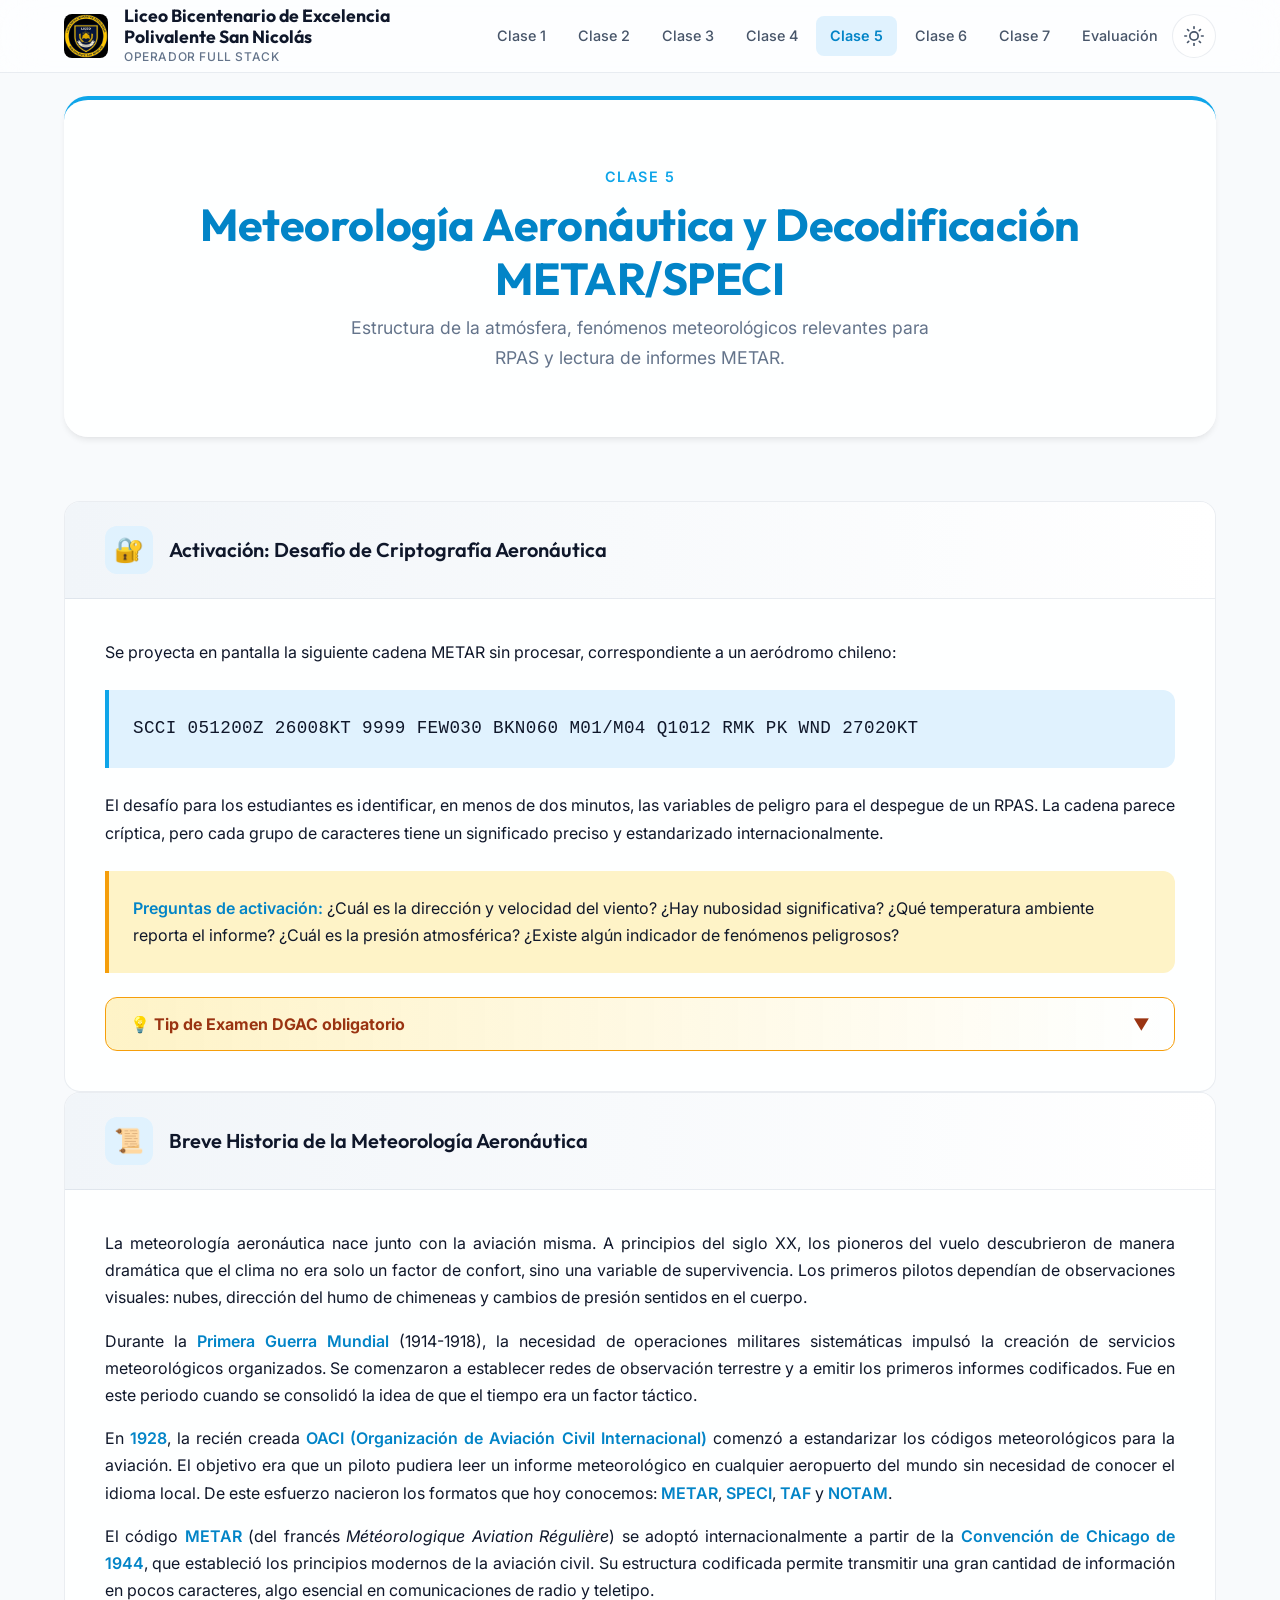
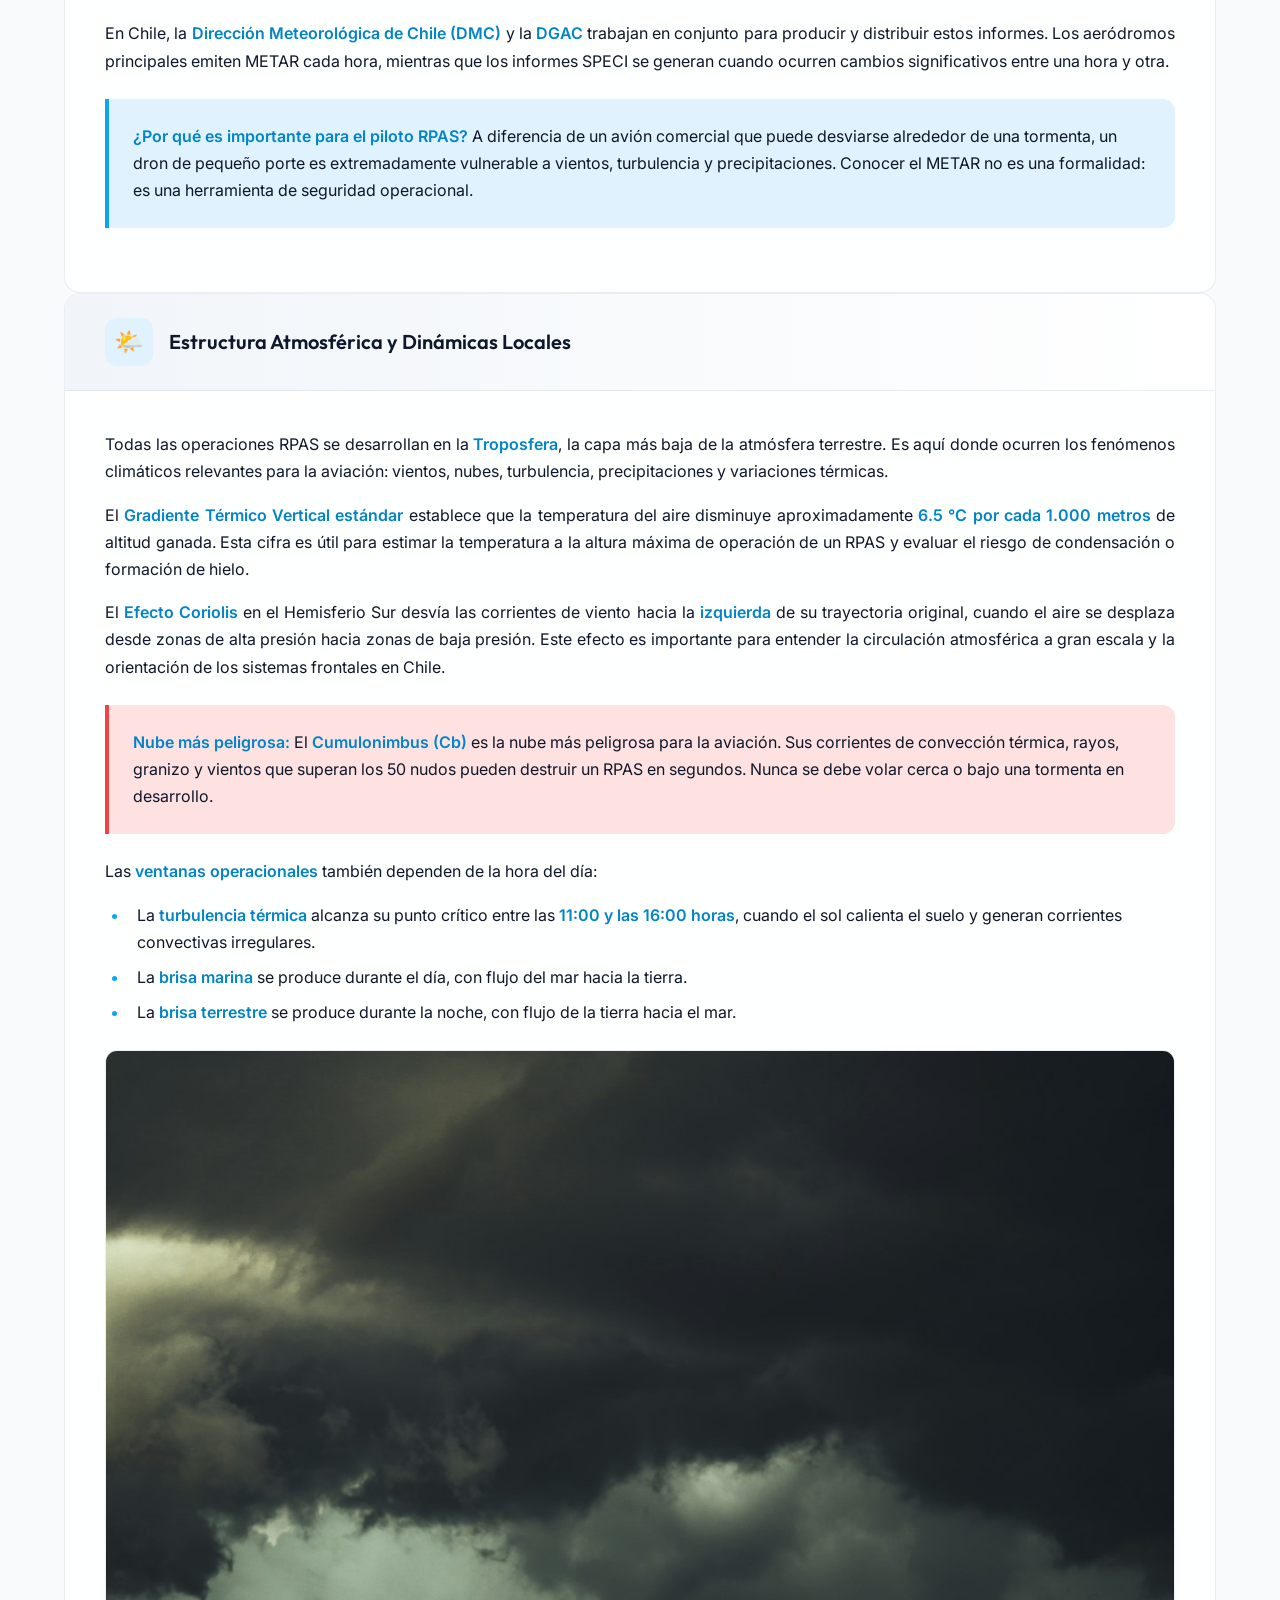
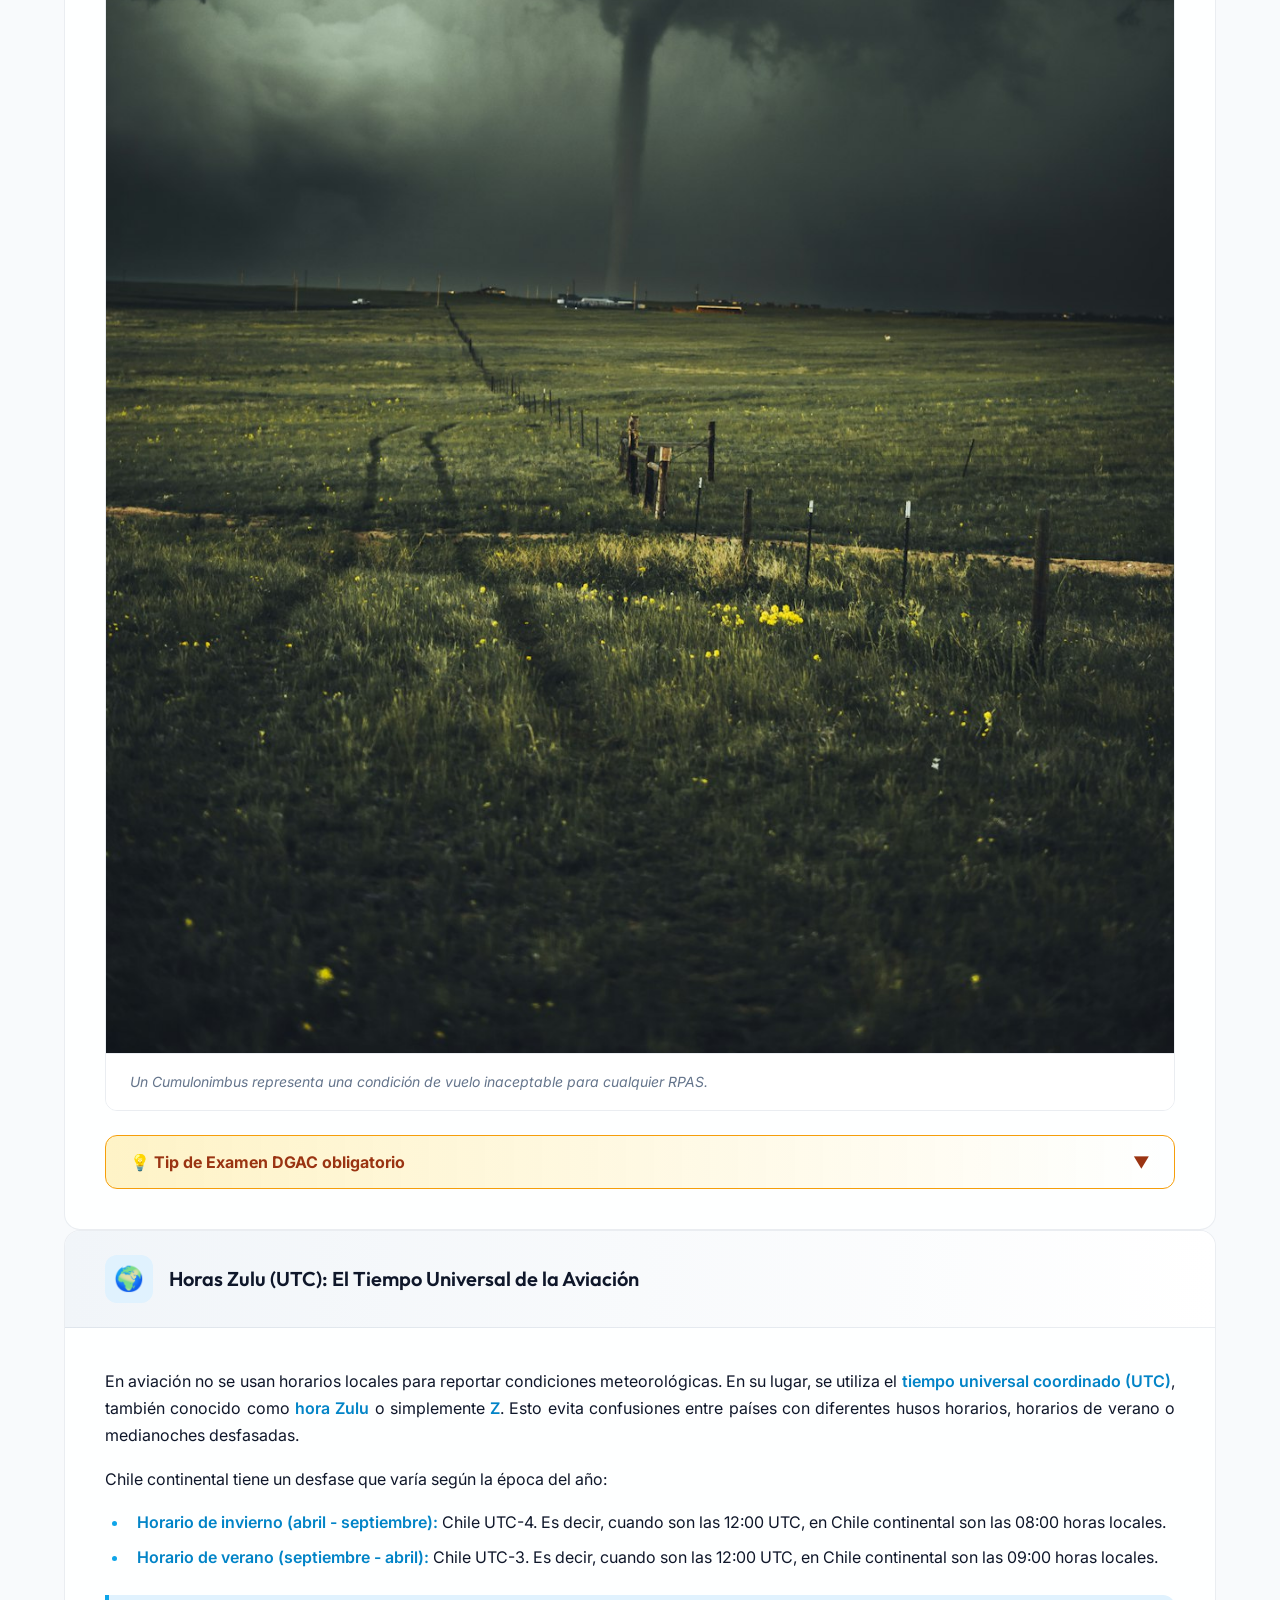
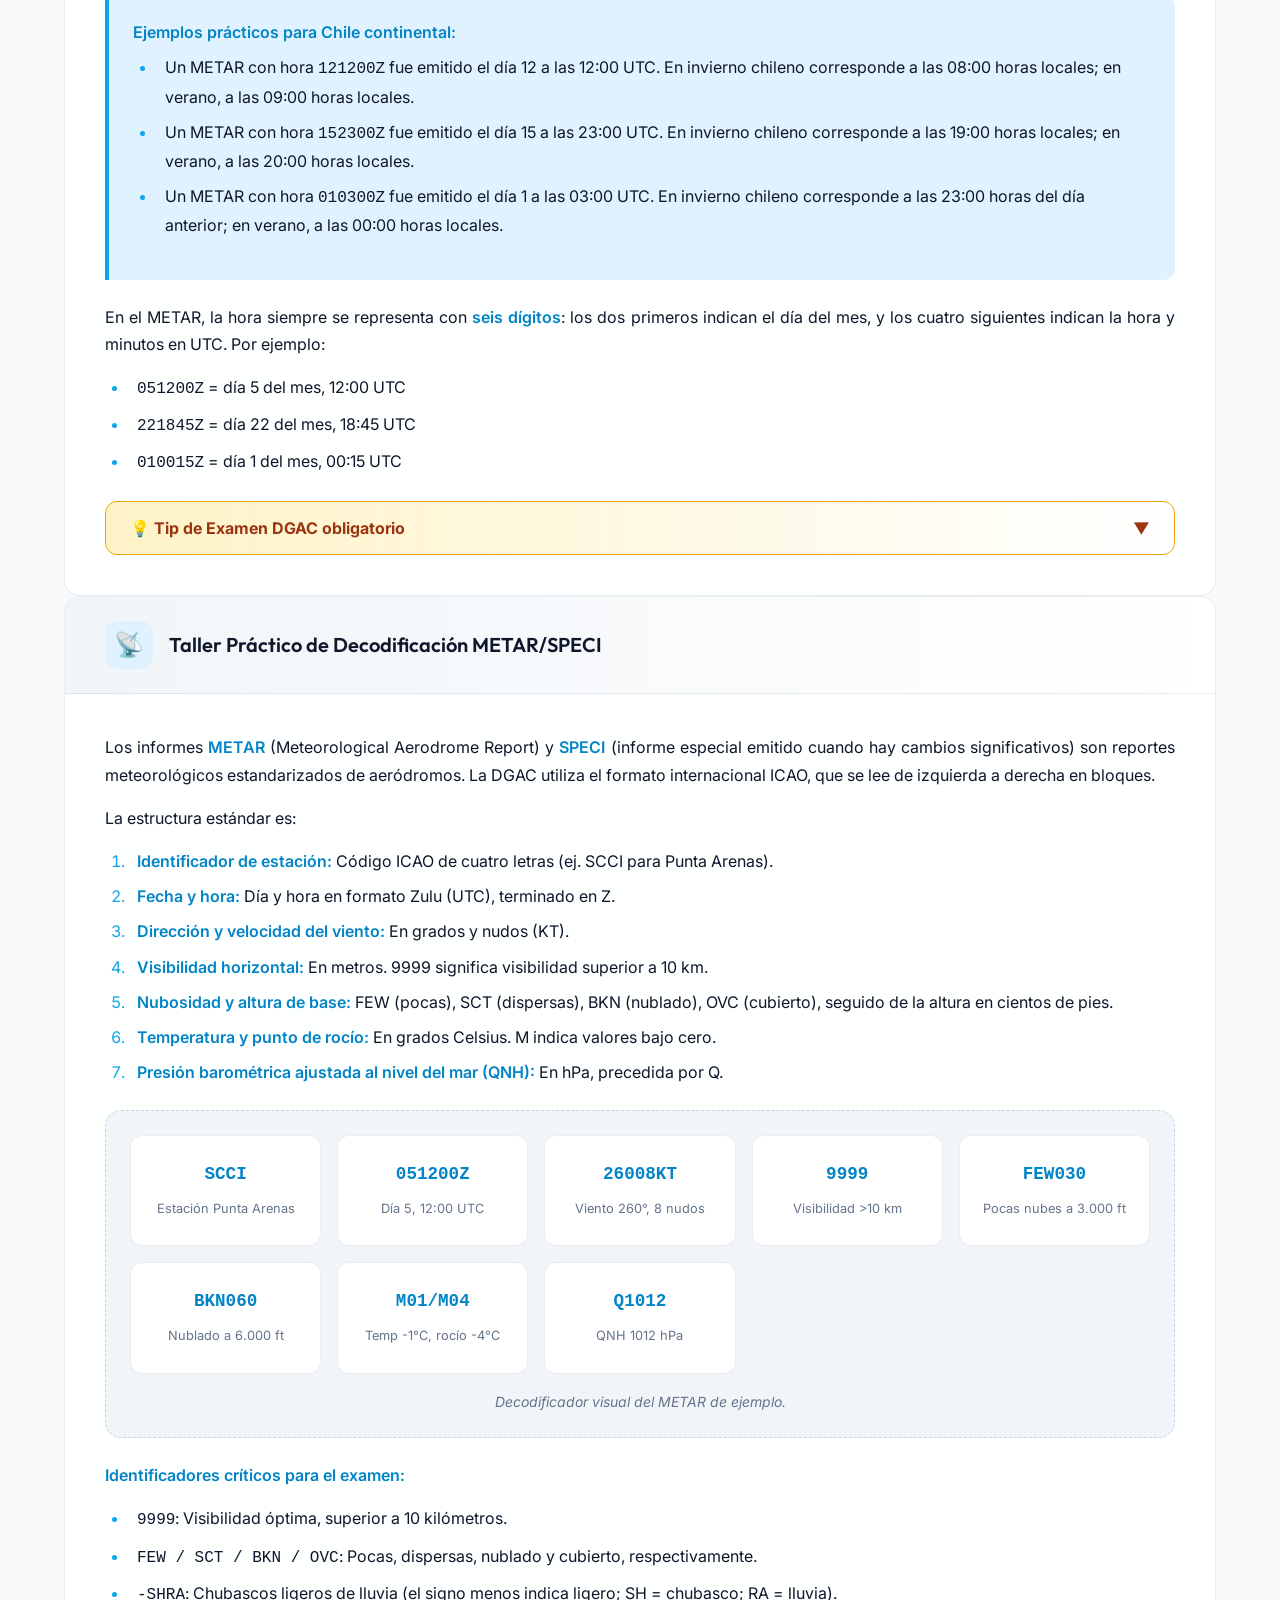
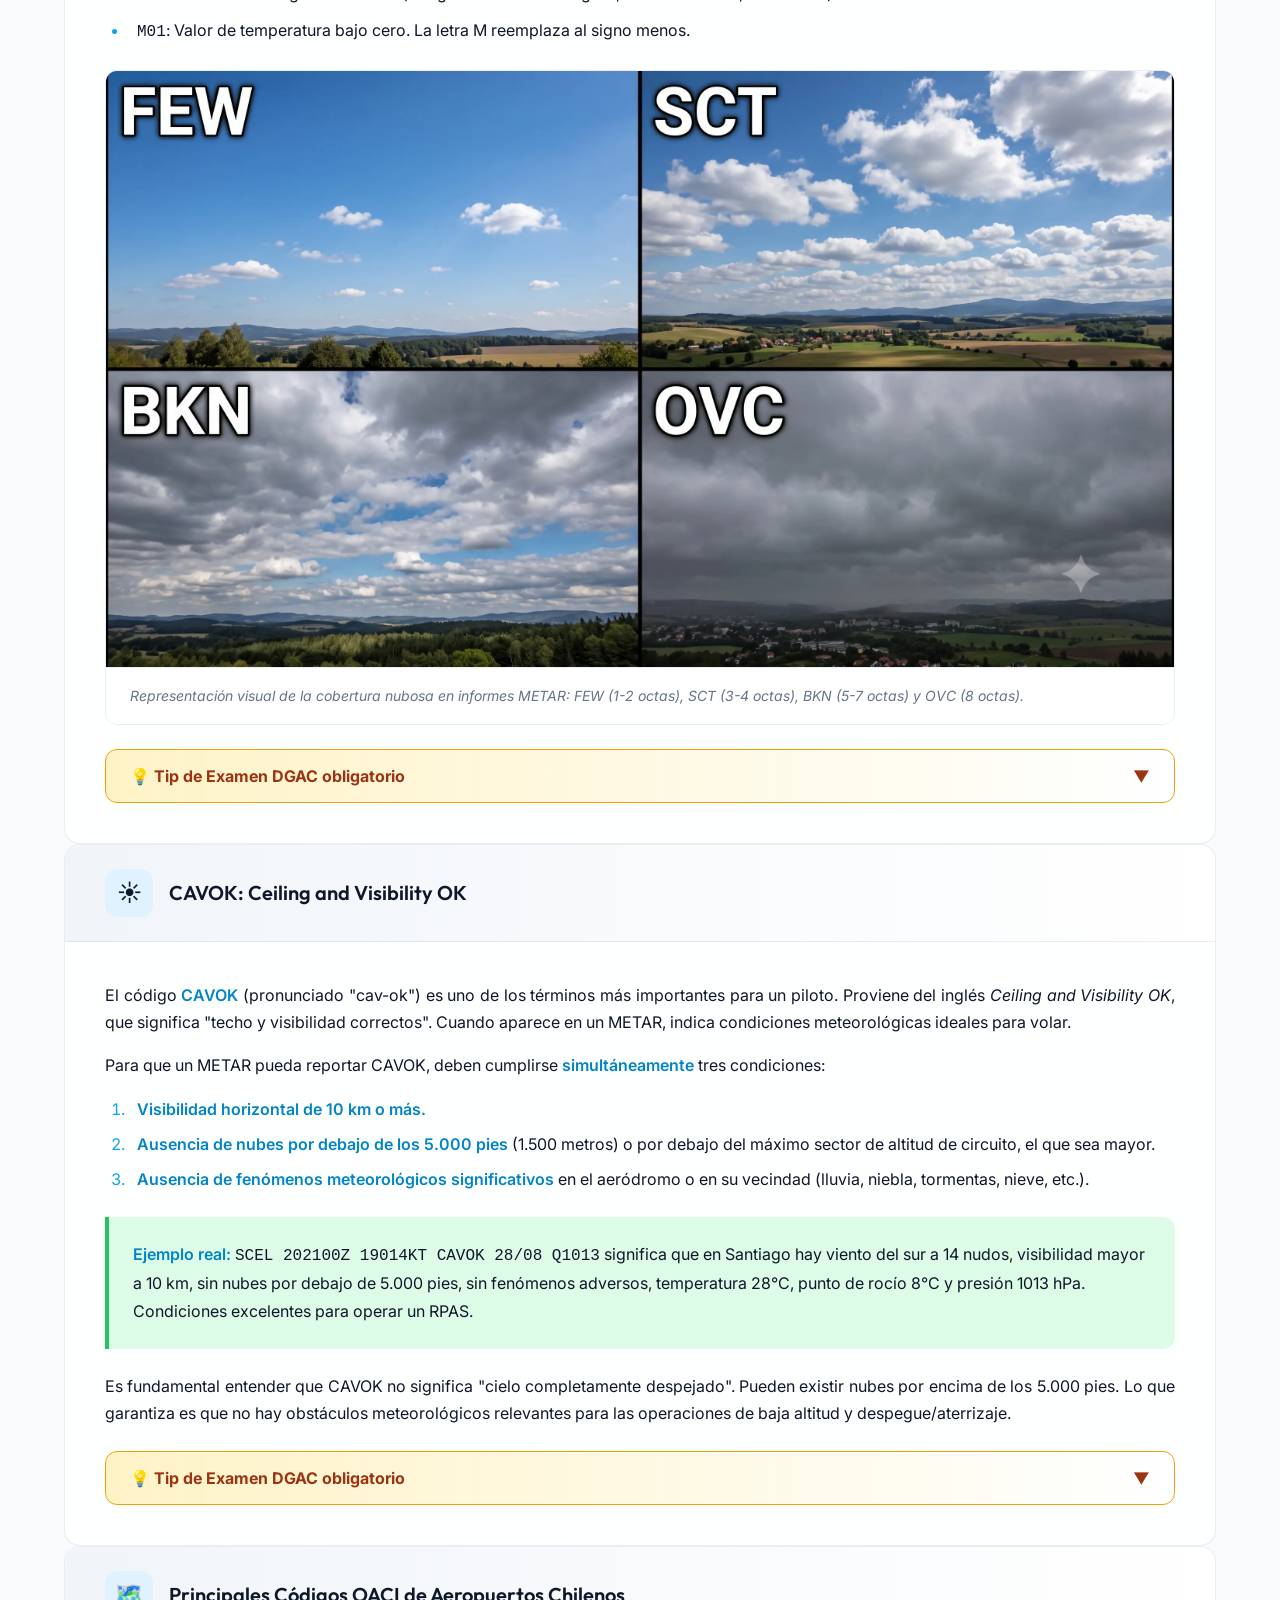
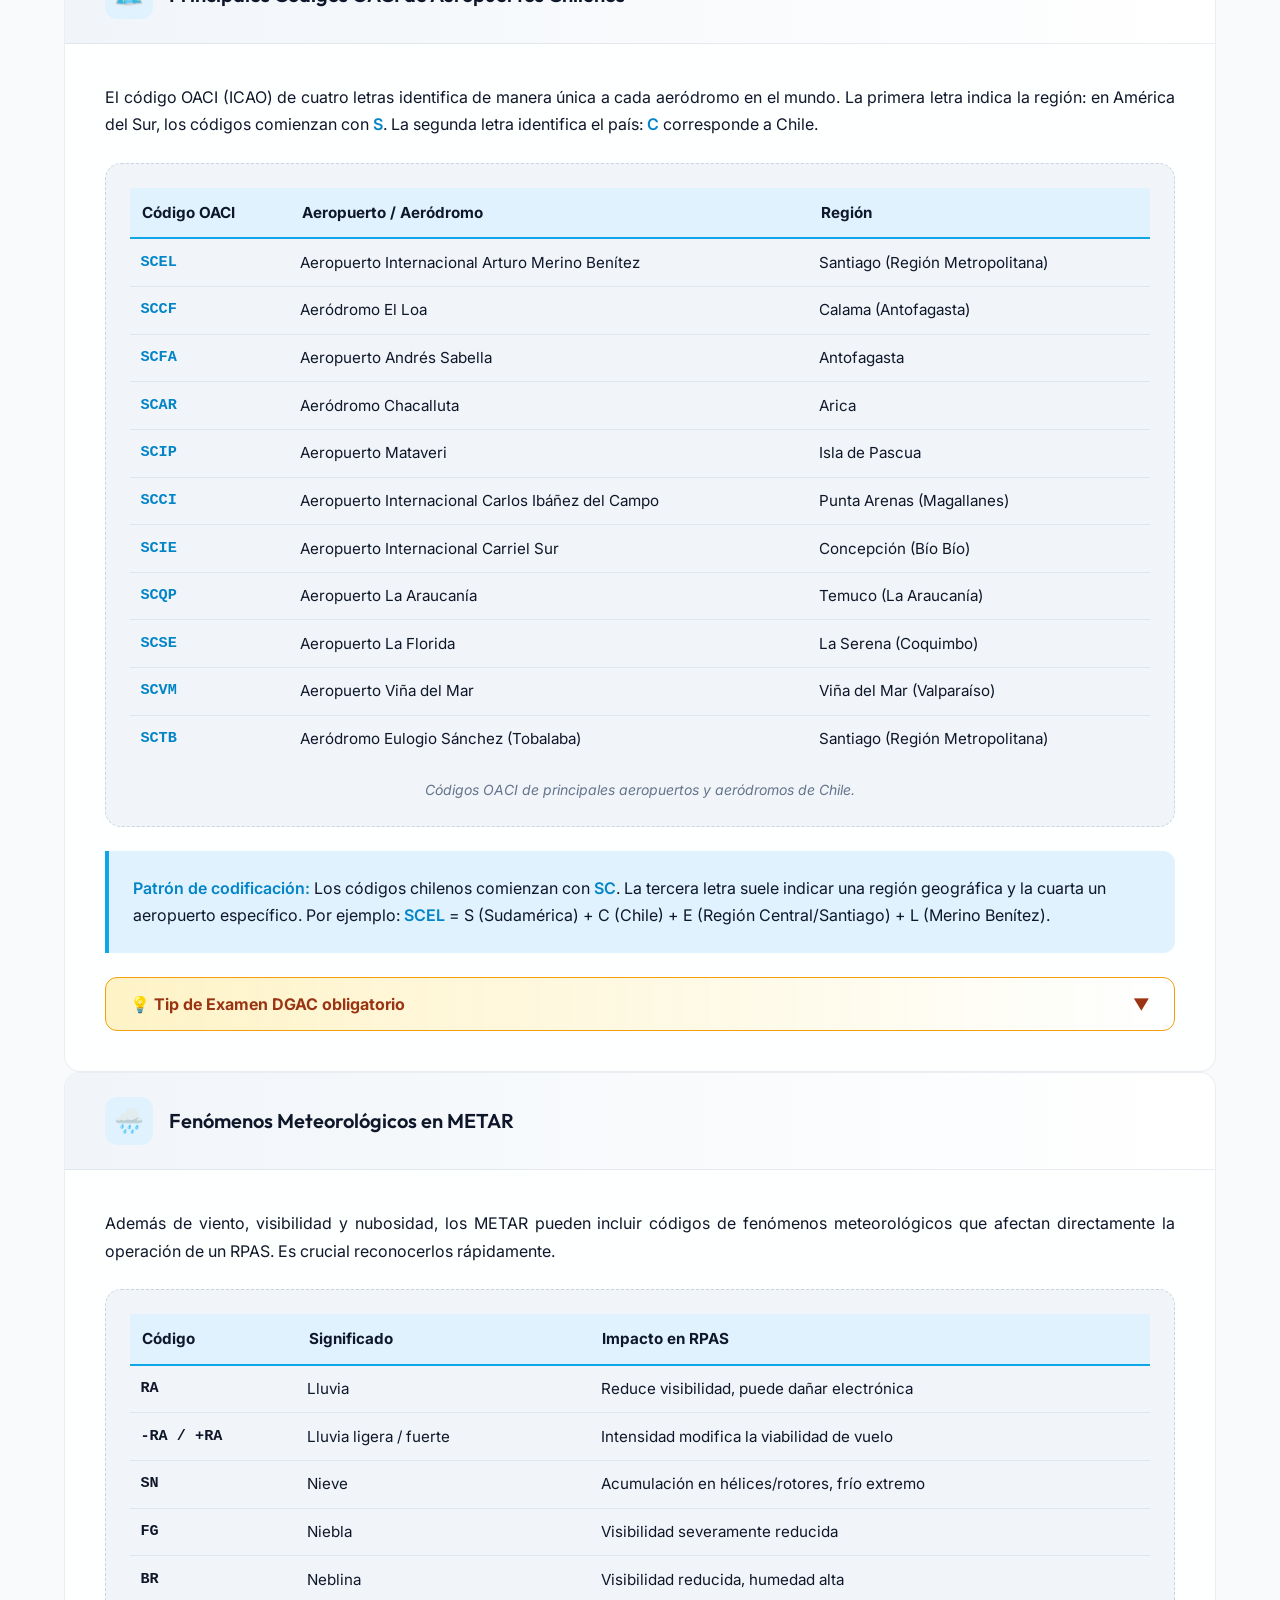
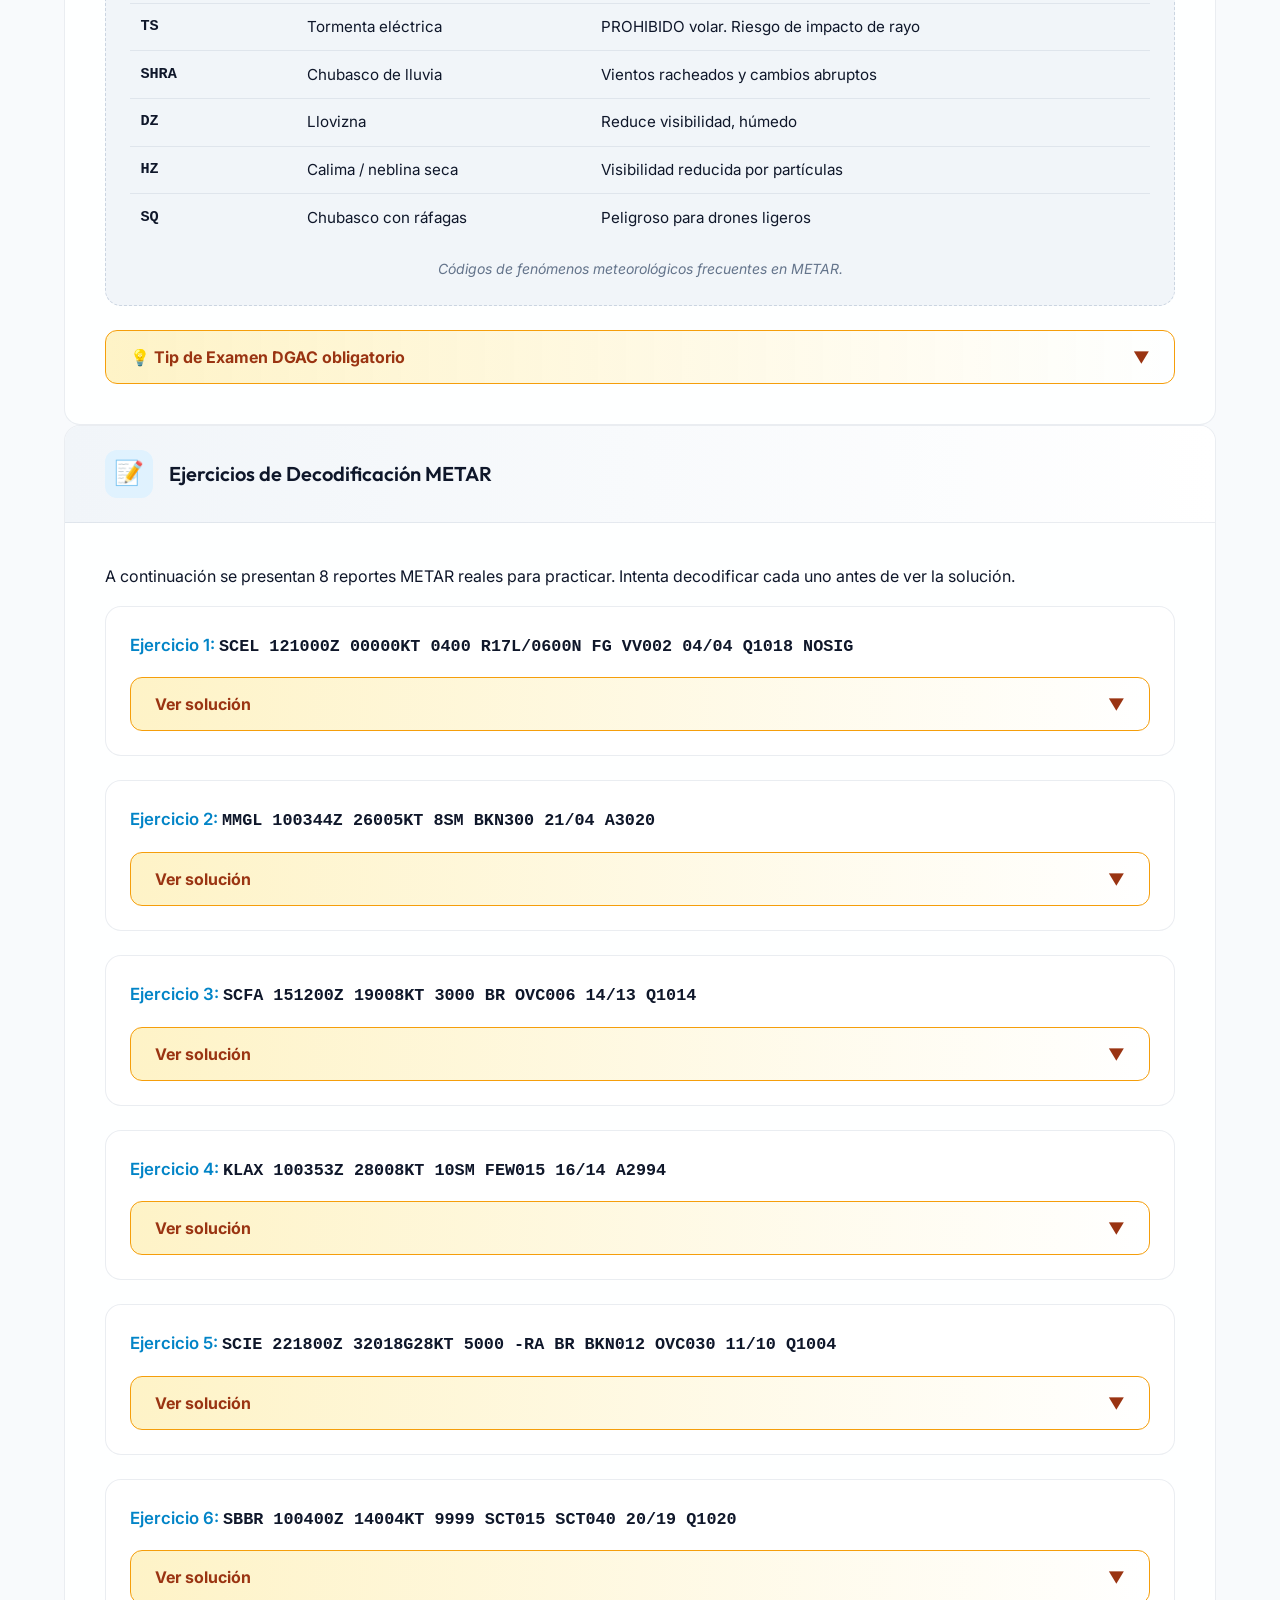
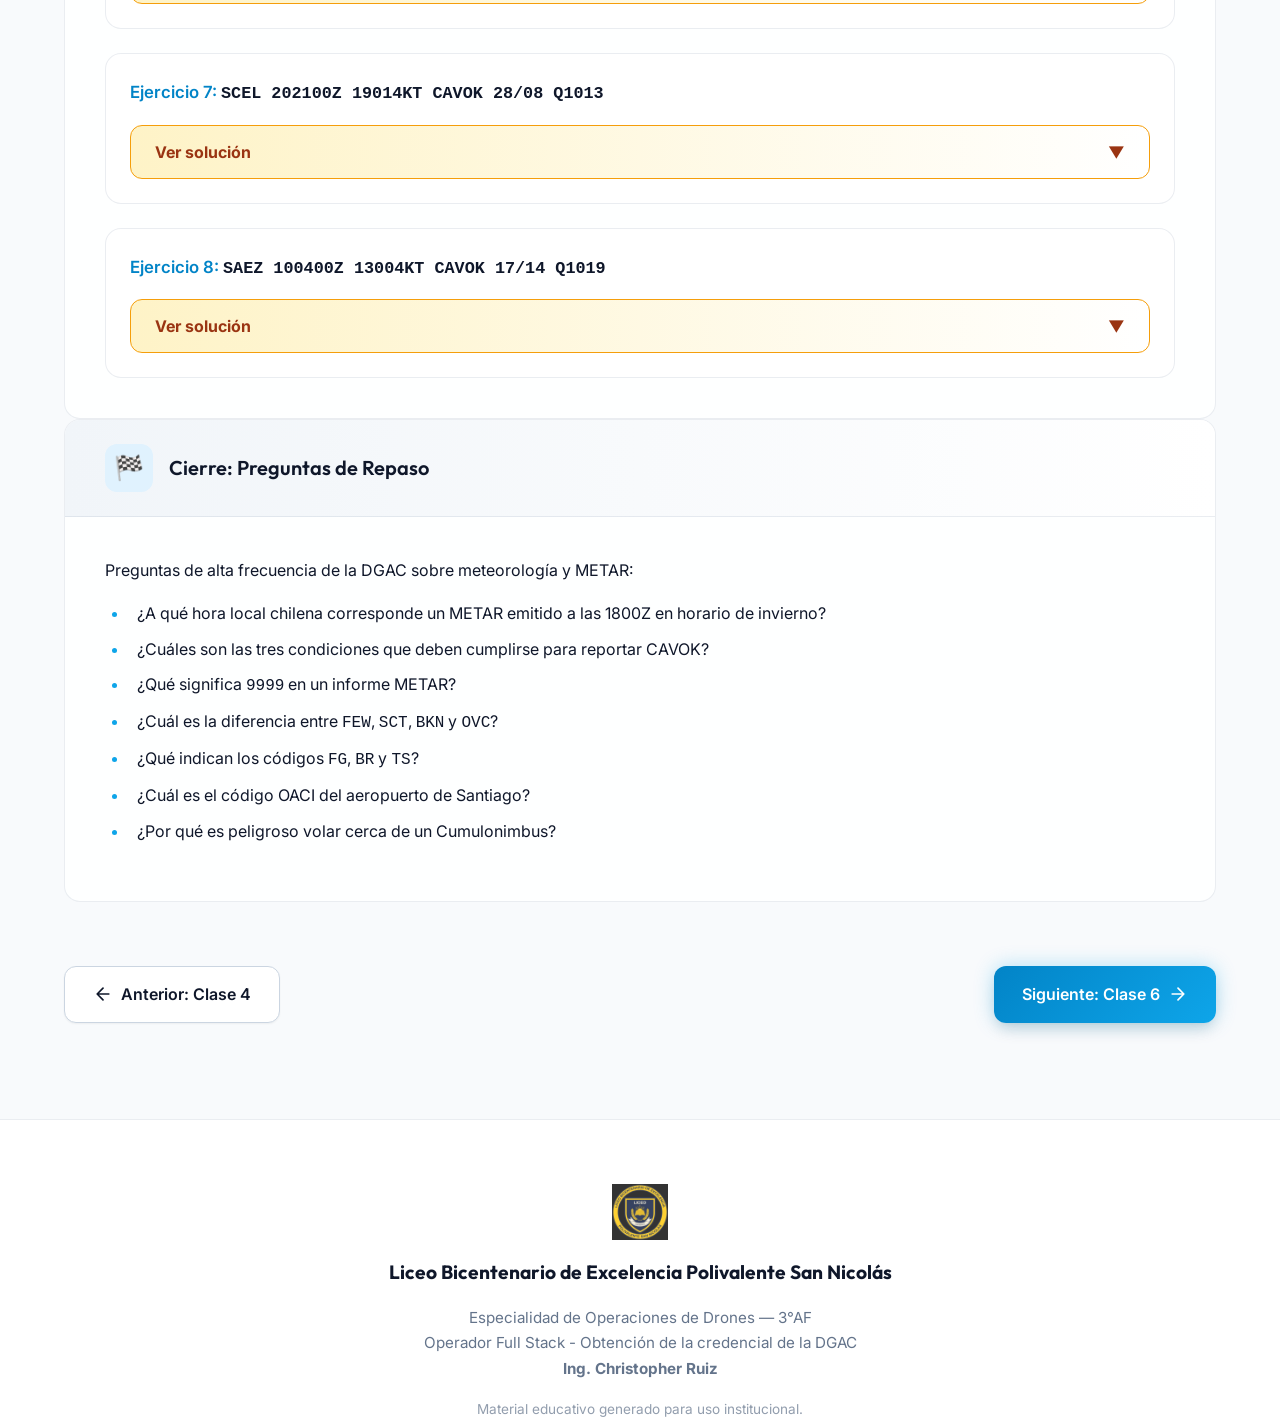
<file: clases/meteorologia.html>
<!DOCTYPE html>
<html lang="es">
<head>
  <meta charset="UTF-8">
  <meta name="viewport" content="width=device-width, initial-scale=1.0">
  <title>Clase 5: Meteorología y Decodificación METAR | Operador Full Stack - DGAC - Liceo Bicentenario de Excelencia Polivalente San Nicolás</title>
  <link rel="stylesheet" href="../assets/css/main.css">
  <link rel="stylesheet" href="../assets/css/animations.css">
</head>
<body>
  <nav class="navbar" role="navigation" aria-label="Navegación principal">
    <div class="navbar-inner">
      <a href="../index.html" class="navbar-brand">
        <img src="../assets/images/logo-liceo.webp" alt="Logo Liceo Bicentenario de Excelencia Polivalente San Nicolás" width="44" height="44">
        <div class="brand-text">
          <span class="brand-name">Liceo Bicentenario de Excelencia Polivalente San Nicolás</span>
          <span class="brand-sub">Operador Full Stack</span>
        </div>
      </a>
      <div class="navbar-nav" id="main-nav">
        <a href="marco-normativo.html" class="nav-link">Clase 1</a>
        <a href="reglas-aire.html" class="nav-link">Clase 2</a>
        <a href="areas-pobladas.html" class="nav-link">Clase 3</a>
        <a href="aerodinamica.html" class="nav-link">Clase 4</a>
        <a href="meteorologia.html" class="nav-link active">Clase 5</a>
        <a href="notam.html" class="nav-link">Clase 6</a>
        <a href="practica-vuelo.html" class="nav-link">Clase 7</a>
        <a href="../evaluacion.html" class="nav-link">Evaluación</a>
      </div>
      <div class="navbar-actions">
        <button class="theme-toggle" aria-label="Cambiar tema" title="Cambiar entre tema claro y oscuro">
          <svg class="sun-icon" viewBox="0 0 24 24" fill="none" stroke="currentColor" stroke-width="2" stroke-linecap="round" stroke-linejoin="round"><circle cx="12" cy="12" r="5"/><line x1="12" y1="1" x2="12" y2="3"/><line x1="12" y1="21" x2="12" y2="23"/><line x1="4.22" y1="4.22" x2="5.64" y2="5.64"/><line x1="18.36" y1="18.36" x2="19.78" y2="19.78"/><line x1="1" y1="12" x2="3" y2="12"/><line x1="21" y1="12" x2="23" y2="12"/><line x1="4.22" y1="19.78" x2="5.64" y2="18.36"/><line x1="18.36" y1="5.64" x2="19.78" y2="4.22"/></svg>
          <svg class="moon-icon" viewBox="0 0 24 24" fill="none" stroke="currentColor" stroke-width="2" stroke-linecap="round" stroke-linejoin="round" style="display:none"><path d="M21 12.79A9 9 0 1 1 11.21 3 7 7 0 0 0 21 12.79z"/></svg>
        </button>
        <button class="mobile-menu-btn" aria-label="Abrir menú" aria-expanded="false" aria-controls="main-nav">
          <svg width="24" height="24" viewBox="0 0 24 24" fill="none" stroke="currentColor" stroke-width="2" stroke-linecap="round" stroke-linejoin="round"><line x1="3" y1="12" x2="21" y2="12"/><line x1="3" y1="6" x2="21" y2="6"/><line x1="3" y1="18" x2="21" y2="18"/></svg>
        </button>
      </div>
    </div>
  </nav>

  <main class="container page-transition" style="padding-top: 96px; padding-bottom: var(--space-3xl);">
    <div class="page-header reveal">
      <p class="body-lg" style="color: var(--accent); font-weight: 600; text-transform: uppercase; letter-spacing: 0.1em; font-size: 0.9rem; margin-bottom: var(--space-sm);">Clase 5</p>
      <h2 class="heading-xl">Meteorología Aeronáutica y Decodificación METAR/SPECI</h2>
      <p>Estructura de la atmósfera, fenómenos meteorológicos relevantes para RPAS y lectura de informes METAR.</p>
    </div>

    <!-- Activación -->
    <article class="card reveal">
      <div class="card-header">
        <div class="card-icon">🔐</div>
        <h3>Activación: Desafío de Criptografía Aeronáutica</h3>
      </div>
      <div class="card-body">
        <p>Se proyecta en pantalla la siguiente cadena METAR sin procesar, correspondiente a un aeródromo chileno:</p>

        <div class="alert-box alert-info" style="font-family: 'SF Mono', monospace; font-size: 1.1rem; letter-spacing: 0.02em;">
          SCCI 051200Z 26008KT 9999 FEW030 BKN060 M01/M04 Q1012 RMK PK WND 27020KT
        </div>

        <p>El desafío para los estudiantes es identificar, en menos de dos minutos, las variables de peligro para el despegue de un RPAS. La cadena parece críptica, pero cada grupo de caracteres tiene un significado preciso y estandarizado internacionalmente.</p>

        <div class="alert-box alert-warning">
          <strong>Preguntas de activación:</strong> ¿Cuál es la dirección y velocidad del viento? ¿Hay nubosidad significativa? ¿Qué temperatura ambiente reporta el informe? ¿Cuál es la presión atmosférica? ¿Existe algún indicador de fenómenos peligrosos?
        </div>

        <button class="tip-toggle" onclick="toggleTip(this)">
          <span>💡 Tip de Examen DGAC obligatorio</span>
          <span class="chevron">▼</span>
        </button>
        <div class="tip-content">
          <p><strong>Antes de volar, decodifica.</strong> En el examen, una pregunta METAR puede parecer intimidante, pero si identificas los bloques (estación, hora, viento, visibilidad, nubosidad, temperatura, QNH), podrás responder con seguridad. Busca siempre primero el viento y la visibilidad.</p>
        </div>
      </div>
    </article>

    <!-- Historia de la Meteorología Aeronáutica -->
    <article class="card reveal">
      <div class="card-header">
        <div class="card-icon">📜</div>
        <h3>Breve Historia de la Meteorología Aeronáutica</h3>
      </div>
      <div class="card-body">
        <p>La meteorología aeronáutica nace junto con la aviación misma. A principios del siglo XX, los pioneros del vuelo descubrieron de manera dramática que el clima no era solo un factor de confort, sino una variable de supervivencia. Los primeros pilotos dependían de observaciones visuales: nubes, dirección del humo de chimeneas y cambios de presión sentidos en el cuerpo.</p>

        <p>Durante la <strong>Primera Guerra Mundial</strong> (1914-1918), la necesidad de operaciones militares sistemáticas impulsó la creación de servicios meteorológicos organizados. Se comenzaron a establecer redes de observación terrestre y a emitir los primeros informes codificados. Fue en este periodo cuando se consolidó la idea de que el tiempo era un factor táctico.</p>

        <p>En <strong>1928</strong>, la recién creada <strong>OACI (Organización de Aviación Civil Internacional)</strong> comenzó a estandarizar los códigos meteorológicos para la aviación. El objetivo era que un piloto pudiera leer un informe meteorológico en cualquier aeropuerto del mundo sin necesidad de conocer el idioma local. De este esfuerzo nacieron los formatos que hoy conocemos: <strong>METAR</strong>, <strong>SPECI</strong>, <strong>TAF</strong> y <strong>NOTAM</strong>.</p>

        <p>El código <strong>METAR</strong> (del francés <em>Météorologique Aviation Régulière</em>) se adoptó internacionalmente a partir de la <strong>Convención de Chicago de 1944</strong>, que estableció los principios modernos de la aviación civil. Su estructura codificada permite transmitir una gran cantidad de información en pocos caracteres, algo esencial en comunicaciones de radio y teletipo.</p>

        <p>En Chile, la <strong>Dirección Meteorológica de Chile (DMC)</strong> y la <strong>DGAC</strong> trabajan en conjunto para producir y distribuir estos informes. Los aeródromos principales emiten METAR cada hora, mientras que los informes SPECI se generan cuando ocurren cambios significativos entre una hora y otra.</p>

        <div class="alert-box alert-info">
          <strong>¿Por qué es importante para el piloto RPAS?</strong> A diferencia de un avión comercial que puede desviarse alrededor de una tormenta, un dron de pequeño porte es extremadamente vulnerable a vientos, turbulencia y precipitaciones. Conocer el METAR no es una formalidad: es una herramienta de seguridad operacional.
        </div>
      </div>
    </article>

    <!-- Estructura Atmosférica -->
    <article class="card reveal">
      <div class="card-header">
        <div class="card-icon">🌤️</div>
        <h3>Estructura Atmosférica y Dinámicas Locales</h3>
      </div>
      <div class="card-body">
        <p>Todas las operaciones RPAS se desarrollan en la <strong>Troposfera</strong>, la capa más baja de la atmósfera terrestre. Es aquí donde ocurren los fenómenos climáticos relevantes para la aviación: vientos, nubes, turbulencia, precipitaciones y variaciones térmicas.</p>

        <p>El <strong>Gradiente Térmico Vertical estándar</strong> establece que la temperatura del aire disminuye aproximadamente <strong>6.5 °C por cada 1.000 metros</strong> de altitud ganada. Esta cifra es útil para estimar la temperatura a la altura máxima de operación de un RPAS y evaluar el riesgo de condensación o formación de hielo.</p>

        <p>El <strong>Efecto Coriolis</strong> en el Hemisferio Sur desvía las corrientes de viento hacia la <strong>izquierda</strong> de su trayectoria original, cuando el aire se desplaza desde zonas de alta presión hacia zonas de baja presión. Este efecto es importante para entender la circulación atmosférica a gran escala y la orientación de los sistemas frontales en Chile.</p>

        <div class="alert-box alert-danger">
          <strong>Nube más peligrosa:</strong> El <strong>Cumulonimbus (Cb)</strong> es la nube más peligrosa para la aviación. Sus corrientes de convección térmica, rayos, granizo y vientos que superan los 50 nudos pueden destruir un RPAS en segundos. Nunca se debe volar cerca o bajo una tormenta en desarrollo.
        </div>

        <p>Las <strong>ventanas operacionales</strong> también dependen de la hora del día:</p>
        <ul>
          <li>La <strong>turbulencia térmica</strong> alcanza su punto crítico entre las <strong>11:00 y las 16:00 horas</strong>, cuando el sol calienta el suelo y generan corrientes convectivas irregulares.</li>
          <li>La <strong>brisa marina</strong> se produce durante el día, con flujo del mar hacia la tierra.</li>
          <li>La <strong>brisa terrestre</strong> se produce durante la noche, con flujo de la tierra hacia el mar.</li>
        </ul>

        <div class="media-frame img-zoom">
          <img src="../assets/images/cumulonimbus.webp" alt="Cumulonimbus en el horizonte" loading="lazy">
          <div class="media-caption">Un Cumulonimbus representa una condición de vuelo inaceptable para cualquier RPAS.</div>
        </div>

        <button class="tip-toggle" onclick="toggleTip(this)">
          <span>💡 Tip de Examen DGAC obligatorio</span>
          <span class="chevron">▼</span>
        </button>
        <div class="tip-content">
          <p><strong>Mnemotécnicas meteorológicas:</strong> Coriolis en el Sur desvía a la izquierda. Cb = nube mala, nunca vueles cerca. Turbulencia térmica pico: 11 a 16 horas. Brisa marina = día; brisa terrestre = noche.</p>
        </div>
      </div>
    </article>

    <!-- Horas Zulu -->
    <article class="card reveal">
      <div class="card-header">
        <div class="card-icon">🌍</div>
        <h3>Horas Zulu (UTC): El Tiempo Universal de la Aviación</h3>
      </div>
      <div class="card-body">
        <p>En aviación no se usan horarios locales para reportar condiciones meteorológicas. En su lugar, se utiliza el <strong>tiempo universal coordinado (UTC)</strong>, también conocido como <strong>hora Zulu</strong> o simplemente <strong>Z</strong>. Esto evita confusiones entre países con diferentes husos horarios, horarios de verano o medianoches desfasadas.</p>

        <p>Chile continental tiene un desfase que varía según la época del año:</p>
        <ul>
          <li><strong>Horario de invierno (abril - septiembre):</strong> Chile UTC-4. Es decir, cuando son las 12:00 UTC, en Chile continental son las 08:00 horas locales.</li>
          <li><strong>Horario de verano (septiembre - abril):</strong> Chile UTC-3. Es decir, cuando son las 12:00 UTC, en Chile continental son las 09:00 horas locales.</li>
        </ul>

        <div class="alert-box alert-info">
          <strong>Ejemplos prácticos para Chile continental:</strong>
          <ul style="margin-top: 0.5rem;">
            <li>Un METAR con hora <code>121200Z</code> fue emitido el día 12 a las 12:00 UTC. En invierno chileno corresponde a las 08:00 horas locales; en verano, a las 09:00 horas locales.</li>
            <li>Un METAR con hora <code>152300Z</code> fue emitido el día 15 a las 23:00 UTC. En invierno chileno corresponde a las 19:00 horas locales; en verano, a las 20:00 horas locales.</li>
            <li>Un METAR con hora <code>010300Z</code> fue emitido el día 1 a las 03:00 UTC. En invierno chileno corresponde a las 23:00 horas del día anterior; en verano, a las 00:00 horas locales.</li>
          </ul>
        </div>

        <p>En el METAR, la hora siempre se representa con <strong>seis dígitos</strong>: los dos primeros indican el día del mes, y los cuatro siguientes indican la hora y minutos en UTC. Por ejemplo:</p>
        <ul>
          <li><code>051200Z</code> = día 5 del mes, 12:00 UTC</li>
          <li><code>221845Z</code> = día 22 del mes, 18:45 UTC</li>
          <li><code>010015Z</code> = día 1 del mes, 00:15 UTC</li>
        </ul>

        <button class="tip-toggle" onclick="toggleTip(this)">
          <span>💡 Tip de Examen DGAC obligatorio</span>
          <span class="chevron">▼</span>
        </button>
        <div class="tip-content">
          <p><strong>Recuerda:</strong> "Z de Zulu = UTC = tiempo universal". Si el examen te pregunta la hora local de un METAR en Chile, resta 4 horas en invierno o 3 horas en verano. Nunca confundas la hora Zulu con la hora local del aeropuerto.</p>
        </div>
      </div>
    </article>

    <!-- METAR/SPECI -->
    <article class="card reveal">
      <div class="card-header">
        <div class="card-icon">📡</div>
        <h3>Taller Práctico de Decodificación METAR/SPECI</h3>
      </div>
      <div class="card-body">
        <p>Los informes <strong>METAR</strong> (Meteorological Aerodrome Report) y <strong>SPECI</strong> (informe especial emitido cuando hay cambios significativos) son reportes meteorológicos estandarizados de aeródromos. La DGAC utiliza el formato internacional ICAO, que se lee de izquierda a derecha en bloques.</p>

        <p>La estructura estándar es:</p>
        <ol>
          <li><strong>Identificador de estación:</strong> Código ICAO de cuatro letras (ej. SCCI para Punta Arenas).</li>
          <li><strong>Fecha y hora:</strong> Día y hora en formato Zulu (UTC), terminado en Z.</li>
          <li><strong>Dirección y velocidad del viento:</strong> En grados y nudos (KT).</li>
          <li><strong>Visibilidad horizontal:</strong> En metros. 9999 significa visibilidad superior a 10 km.</li>
          <li><strong>Nubosidad y altura de base:</strong> FEW (pocas), SCT (dispersas), BKN (nublado), OVC (cubierto), seguido de la altura en cientos de pies.</li>
          <li><strong>Temperatura y punto de rocío:</strong> En grados Celsius. M indica valores bajo cero.</li>
          <li><strong>Presión barométrica ajustada al nivel del mar (QNH):</strong> En hPa, precedida por Q.</li>
        </ol>

        <div class="diagram">
          <div class="metar-decoder">
            <div class="metar-token"><code>SCCI</code><span>Estación Punta Arenas</span></div>
            <div class="metar-token"><code>051200Z</code><span>Día 5, 12:00 UTC</span></div>
            <div class="metar-token"><code>26008KT</code><span>Viento 260°, 8 nudos</span></div>
            <div class="metar-token"><code>9999</code><span>Visibilidad &gt;10 km</span></div>
            <div class="metar-token"><code>FEW030</code><span>Pocas nubes a 3.000 ft</span></div>
            <div class="metar-token"><code>BKN060</code><span>Nublado a 6.000 ft</span></div>
            <div class="metar-token"><code>M01/M04</code><span>Temp -1°C, rocío -4°C</span></div>
            <div class="metar-token"><code>Q1012</code><span>QNH 1012 hPa</span></div>
          </div>
          <div class="diagram-caption">Decodificador visual del METAR de ejemplo.</div>
        </div>

        <p><strong>Identificadores críticos para el examen:</strong></p>
        <ul>
          <li><code>9999</code>: Visibilidad óptima, superior a 10 kilómetros.</li>
          <li><code>FEW / SCT / BKN / OVC</code>: Pocas, dispersas, nublado y cubierto, respectivamente.</li>
          <li><code>-SHRA</code>: Chubascos ligeros de lluvia (el signo menos indica ligero; SH = chubasco; RA = lluvia).</li>
          <li><code>M01</code>: Valor de temperatura bajo cero. La letra M reemplaza al signo menos.</li>
        </ul>

        <div class="media-frame img-zoom">
          <img src="../assets/images/nubes.webp" alt="Tipos de nubes en METAR: FEW, SCT, BKN, OVC" loading="lazy">
          <div class="media-caption">Representación visual de la cobertura nubosa en informes METAR: FEW (1-2 octas), SCT (3-4 octas), BKN (5-7 octas) y OVC (8 octas).</div>
        </div>

        <button class="tip-toggle" onclick="toggleTip(this)">
          <span>💡 Tip de Examen DGAC obligatorio</span>
          <span class="chevron">▼</span>
        </button>
        <div class="tip-content">
          <p><strong>Decodificación rápida:</strong> "M" antes de la temperatura significa negativo. La altura de nubes en METAR se expresa en <strong>cientos de pies</strong>: 030 = 3.000 pies. El viento se lee como "dirección de donde viene / velocidad en nudos". 9999 siempre es buena noticia: visibilidad mayor a 10 km.</p>
        </div>
      </div>
    </article>

    <!-- CAVOK -->
    <article class="card reveal">
      <div class="card-header">
        <div class="card-icon">☀️</div>
        <h3>CAVOK: Ceiling and Visibility OK</h3>
      </div>
      <div class="card-body">
        <p>El código <strong>CAVOK</strong> (pronunciado "cav-ok") es uno de los términos más importantes para un piloto. Proviene del inglés <em>Ceiling and Visibility OK</em>, que significa "techo y visibilidad correctos". Cuando aparece en un METAR, indica condiciones meteorológicas ideales para volar.</p>

        <p>Para que un METAR pueda reportar CAVOK, deben cumplirse <strong>simultáneamente</strong> tres condiciones:</p>
        <ol>
          <li><strong>Visibilidad horizontal de 10 km o más.</strong></li>
          <li><strong>Ausencia de nubes por debajo de los 5.000 pies</strong> (1.500 metros) o por debajo del máximo sector de altitud de circuito, el que sea mayor.</li>
          <li><strong>Ausencia de fenómenos meteorológicos significativos</strong> en el aeródromo o en su vecindad (lluvia, niebla, tormentas, nieve, etc.).</li>
        </ol>

        <div class="alert-box alert-success">
          <strong>Ejemplo real:</strong> <code>SCEL 202100Z 19014KT CAVOK 28/08 Q1013</code> significa que en Santiago hay viento del sur a 14 nudos, visibilidad mayor a 10 km, sin nubes por debajo de 5.000 pies, sin fenómenos adversos, temperatura 28°C, punto de rocío 8°C y presión 1013 hPa. Condiciones excelentes para operar un RPAS.
        </div>

        <p>Es fundamental entender que CAVOK no significa "cielo completamente despejado". Pueden existir nubes por encima de los 5.000 pies. Lo que garantiza es que no hay obstáculos meteorológicos relevantes para las operaciones de baja altitud y despegue/aterrizaje.</p>

        <button class="tip-toggle" onclick="toggleTip(this)">
          <span>💡 Tip de Examen DGAC obligatorio</span>
          <span class="chevron">▼</span>
        </button>
        <div class="tip-content">
          <p><strong>CAVOK = Visibilidad ≥10 km + sin nubes bajo 5.000 pies + sin fenómenos significativos.</strong> Si falta una condición, no puede reportarse CAVOK y se debe describir el cielo y la visibilidad explícitamente. En el examen, muchas preguntas intentan confundir CAVOK con "cielo despejado".</p>
        </div>
      </div>
    </article>

    <!-- Códigos OACI -->
    <article class="card reveal">
      <div class="card-header">
        <div class="card-icon">🗺️</div>
        <h3>Principales Códigos OACI de Aeropuertos Chilenos</h3>
      </div>
      <div class="card-body">
        <p>El código OACI (ICAO) de cuatro letras identifica de manera única a cada aeródromo en el mundo. La primera letra indica la región: en América del Sur, los códigos comienzan con <strong>S</strong>. La segunda letra identifica el país: <strong>C</strong> corresponde a Chile.</p>

        <div class="diagram" style="overflow-x: auto;">
          <table style="width: 100%; border-collapse: collapse; font-size: 0.95rem;">
            <thead>
              <tr style="background: var(--accent-soft);">
                <th style="padding: 0.75rem; text-align: left; border-bottom: 2px solid var(--accent);">Código OACI</th>
                <th style="padding: 0.75rem; text-align: left; border-bottom: 2px solid var(--accent);">Aeropuerto / Aeródromo</th>
                <th style="padding: 0.75rem; text-align: left; border-bottom: 2px solid var(--accent);">Región</th>
              </tr>
            </thead>
            <tbody>
              <tr style="border-bottom: 1px solid var(--border);">
                <td style="padding: 0.65rem; font-family: monospace; font-weight: 700; color: var(--accent-dark);">SCEL</td>
                <td style="padding: 0.65rem;">Aeropuerto Internacional Arturo Merino Benítez</td>
                <td style="padding: 0.65rem;">Santiago (Región Metropolitana)</td>
              </tr>
              <tr style="border-bottom: 1px solid var(--border);">
                <td style="padding: 0.65rem; font-family: monospace; font-weight: 700; color: var(--accent-dark);">SCCF</td>
                <td style="padding: 0.65rem;">Aeródromo El Loa</td>
                <td style="padding: 0.65rem;">Calama (Antofagasta)</td>
              </tr>
              <tr style="border-bottom: 1px solid var(--border);">
                <td style="padding: 0.65rem; font-family: monospace; font-weight: 700; color: var(--accent-dark);">SCFA</td>
                <td style="padding: 0.65rem;">Aeropuerto Andrés Sabella</td>
                <td style="padding: 0.65rem;">Antofagasta</td>
              </tr>
              <tr style="border-bottom: 1px solid var(--border);">
                <td style="padding: 0.65rem; font-family: monospace; font-weight: 700; color: var(--accent-dark);">SCAR</td>
                <td style="padding: 0.65rem;">Aeródromo Chacalluta</td>
                <td style="padding: 0.65rem;">Arica</td>
              </tr>
              <tr style="border-bottom: 1px solid var(--border);">
                <td style="padding: 0.65rem; font-family: monospace; font-weight: 700; color: var(--accent-dark);">SCIP</td>
                <td style="padding: 0.65rem;">Aeropuerto Mataveri</td>
                <td style="padding: 0.65rem;">Isla de Pascua</td>
              </tr>
              <tr style="border-bottom: 1px solid var(--border);">
                <td style="padding: 0.65rem; font-family: monospace; font-weight: 700; color: var(--accent-dark);">SCCI</td>
                <td style="padding: 0.65rem;">Aeropuerto Internacional Carlos Ibáñez del Campo</td>
                <td style="padding: 0.65rem;">Punta Arenas (Magallanes)</td>
              </tr>
              <tr style="border-bottom: 1px solid var(--border);">
                <td style="padding: 0.65rem; font-family: monospace; font-weight: 700; color: var(--accent-dark);">SCIE</td>
                <td style="padding: 0.65rem;">Aeropuerto Internacional Carriel Sur</td>
                <td style="padding: 0.65rem;">Concepción (Bío Bío)</td>
              </tr>
              <tr style="border-bottom: 1px solid var(--border);">
                <td style="padding: 0.65rem; font-family: monospace; font-weight: 700; color: var(--accent-dark);">SCQP</td>
                <td style="padding: 0.65rem;">Aeropuerto La Araucanía</td>
                <td style="padding: 0.65rem;">Temuco (La Araucanía)</td>
              </tr>
              <tr style="border-bottom: 1px solid var(--border);">
                <td style="padding: 0.65rem; font-family: monospace; font-weight: 700; color: var(--accent-dark);">SCSE</td>
                <td style="padding: 0.65rem;">Aeropuerto La Florida</td>
                <td style="padding: 0.65rem;">La Serena (Coquimbo)</td>
              </tr>
              <tr style="border-bottom: 1px solid var(--border);">
                <td style="padding: 0.65rem; font-family: monospace; font-weight: 700; color: var(--accent-dark);">SCVM</td>
                <td style="padding: 0.65rem;">Aeropuerto Viña del Mar</td>
                <td style="padding: 0.65rem;">Viña del Mar (Valparaíso)</td>
              </tr>
              <tr>
                <td style="padding: 0.65rem; font-family: monospace; font-weight: 700; color: var(--accent-dark);">SCTB</td>
                <td style="padding: 0.65rem;">Aeródromo Eulogio Sánchez (Tobalaba)</td>
                <td style="padding: 0.65rem;">Santiago (Región Metropolitana)</td>
              </tr>
            </tbody>
          </table>
          <div class="diagram-caption">Códigos OACI de principales aeropuertos y aeródromos de Chile.</div>
        </div>

        <div class="alert-box alert-info">
          <strong>Patrón de codificación:</strong> Los códigos chilenos comienzan con <strong>SC</strong>. La tercera letra suele indicar una región geográfica y la cuarta un aeropuerto específico. Por ejemplo: <strong>SCEL</strong> = S (Sudamérica) + C (Chile) + E (Región Central/Santiago) + L (Merino Benítez).
        </div>

        <button class="tip-toggle" onclick="toggleTip(this)">
          <span>💡 Tip de Examen DGAC obligatorio</span>
          <span class="chevron">▼</span>
        </button>
        <div class="tip-content">
          <p><strong>Memoriza los principales:</strong> SCEL (Santiago), SCCI (Punta Arenas), SCFA (Antofagasta), SCIE (Concepción). Si en el examen te dan un METAR de "SCFA", ya sabes que es Antofagasta y puedes anticipar condiciones costeras, camanchaca o brisa marina.</p>
        </div>
      </div>
    </article>

    <!-- Fenómenos Meteorológicos -->
    <article class="card reveal">
      <div class="card-header">
        <div class="card-icon">🌧️</div>
        <h3>Fenómenos Meteorológicos en METAR</h3>
      </div>
      <div class="card-body">
        <p>Además de viento, visibilidad y nubosidad, los METAR pueden incluir códigos de fenómenos meteorológicos que afectan directamente la operación de un RPAS. Es crucial reconocerlos rápidamente.</p>

        <div class="diagram">
          <table style="width: 100%; border-collapse: collapse; font-size: 0.95rem;">
            <thead>
              <tr style="background: var(--accent-soft);">
                <th style="padding: 0.75rem; text-align: left; border-bottom: 2px solid var(--accent);">Código</th>
                <th style="padding: 0.75rem; text-align: left; border-bottom: 2px solid var(--accent);">Significado</th>
                <th style="padding: 0.75rem; text-align: left; border-bottom: 2px solid var(--accent);">Impacto en RPAS</th>
              </tr>
            </thead>
            <tbody>
              <tr style="border-bottom: 1px solid var(--border);">
                <td style="padding: 0.65rem; font-family: monospace; font-weight: 700;">RA</td>
                <td style="padding: 0.65rem;">Lluvia</td>
                <td style="padding: 0.65rem;">Reduce visibilidad, puede dañar electrónica</td>
              </tr>
              <tr style="border-bottom: 1px solid var(--border);">
                <td style="padding: 0.65rem; font-family: monospace; font-weight: 700;">-RA / +RA</td>
                <td style="padding: 0.65rem;">Lluvia ligera / fuerte</td>
                <td style="padding: 0.65rem;">Intensidad modifica la viabilidad de vuelo</td>
              </tr>
              <tr style="border-bottom: 1px solid var(--border);">
                <td style="padding: 0.65rem; font-family: monospace; font-weight: 700;">SN</td>
                <td style="padding: 0.65rem;">Nieve</td>
                <td style="padding: 0.65rem;">Acumulación en hélices/rotores, frío extremo</td>
              </tr>
              <tr style="border-bottom: 1px solid var(--border);">
                <td style="padding: 0.65rem; font-family: monospace; font-weight: 700;">FG</td>
                <td style="padding: 0.65rem;">Niebla</td>
                <td style="padding: 0.65rem;">Visibilidad severamente reducida</td>
              </tr>
              <tr style="border-bottom: 1px solid var(--border);">
                <td style="padding: 0.65rem; font-family: monospace; font-weight: 700;">BR</td>
                <td style="padding: 0.65rem;">Neblina</td>
                <td style="padding: 0.65rem;">Visibilidad reducida, humedad alta</td>
              </tr>
              <tr style="border-bottom: 1px solid var(--border);">
                <td style="padding: 0.65rem; font-family: monospace; font-weight: 700;">TS</td>
                <td style="padding: 0.65rem;">Tormenta eléctrica</td>
                <td style="padding: 0.65rem;">PROHIBIDO volar. Riesgo de impacto de rayo</td>
              </tr>
              <tr style="border-bottom: 1px solid var(--border);">
                <td style="padding: 0.65rem; font-family: monospace; font-weight: 700;">SHRA</td>
                <td style="padding: 0.65rem;">Chubasco de lluvia</td>
                <td style="padding: 0.65rem;">Vientos racheados y cambios abruptos</td>
              </tr>
              <tr style="border-bottom: 1px solid var(--border);">
                <td style="padding: 0.65rem; font-family: monospace; font-weight: 700;">DZ</td>
                <td style="padding: 0.65rem;">Llovizna</td>
                <td style="padding: 0.65rem;">Reduce visibilidad, húmedo</td>
              </tr>
              <tr style="border-bottom: 1px solid var(--border);">
                <td style="padding: 0.65rem; font-family: monospace; font-weight: 700;">HZ</td>
                <td style="padding: 0.65rem;">Calima / neblina seca</td>
                <td style="padding: 0.65rem;">Visibilidad reducida por partículas</td>
              </tr>
              <tr>
                <td style="padding: 0.65rem; font-family: monospace; font-weight: 700;">SQ</td>
                <td style="padding: 0.65rem;">Chubasco con ráfagas</td>
                <td style="padding: 0.65rem;">Peligroso para drones ligeros</td>
              </tr>
            </tbody>
          </table>
          <div class="diagram-caption">Códigos de fenómenos meteorológicos frecuentes en METAR.</div>
        </div>

        <button class="tip-toggle" onclick="toggleTip(this)">
          <span>💡 Tip de Examen DGAC obligatorio</span>
          <span class="chevron">▼</span>
        </button>
        <div class="tip-content">
          <p><strong>Intensidad:</strong> El signo menos (-) indica ligero, el signo más (+) indica fuerte. Sin signo es moderado. Ejemplo: <code>-RA</code> = lluvia ligera, <code>+RA</code> = lluvia fuerte. Si ves <code>TS</code> en un METAR, la operación debe cancelarse.</p>
        </div>
      </div>
    </article>

    <!-- Ejercicios METAR -->
    <article class="card reveal">
      <div class="card-header">
        <div class="card-icon">📝</div>
        <h3>Ejercicios de Decodificación METAR</h3>
      </div>
      <div class="card-body">
        <p>A continuación se presentan 8 reportes METAR reales para practicar. Intenta decodificar cada uno antes de ver la solución.</p>

        <!-- Ejercicio 1 -->
        <div class="quiz-question" style="margin-bottom: var(--space-lg);">
          <p><strong>Ejercicio 1:</strong> <code>SCEL 121000Z 00000KT 0400 R17L/0600N FG VV002 04/04 Q1018 NOSIG</code></p>
          <button class="tip-toggle" onclick="toggleTip(this)" style="margin-top: 0;">
            <span>Ver solución</span>
            <span class="chevron">▼</span>
          </button>
          <div class="tip-content">
            <p>Viento en calma. Visibilidad horizontal de 400 metros por niebla densa (FG). Alcance visual en pista 17L de 600 metros sin cambios significativos. Techo vertical (VV) de 200 pies. Temperatura 4°C, punto de rocío 4°C (humedad saturada). QNH 1018 hPa. Sin cambios significativos previstos (NOSIG).</p>
          </div>
        </div>

        <!-- Ejercicio 2 -->
        <div class="quiz-question" style="margin-bottom: var(--space-lg);">
          <p><strong>Ejercicio 2:</strong> <code>MMGL 100344Z 26005KT 8SM BKN300 21/04 A3020</code></p>
          <button class="tip-toggle" onclick="toggleTip(this)" style="margin-top: 0;">
            <span>Ver solución</span>
            <span class="chevron">▼</span>
          </button>
          <div class="tip-content">
            <p>Viento del oeste-suroeste (260°) a 5 nudos. Visibilidad de 8 millas estatutas (aprox. 13 km). Cielo nublado fragmentado (BKN) por nubes altas a 30.000 pies. Temperatura 21°C, punto de rocío 4°C. Reglaje altimétrico 30.20 pulgadas de mercurio.</p>
          </div>
        </div>

        <!-- Ejercicio 3 -->
        <div class="quiz-question" style="margin-bottom: var(--space-lg);">
          <p><strong>Ejercicio 3:</strong> <code>SCFA 151200Z 19008KT 3000 BR OVC006 14/13 Q1014</code></p>
          <button class="tip-toggle" onclick="toggleTip(this)" style="margin-top: 0;">
            <span>Ver solución</span>
            <span class="chevron">▼</span>
          </button>
          <div class="tip-content">
            <p>Viento del sur-suroeste (190°) a 8 nudos. Visibilidad reducida a 3 km por neblina (BR). Cielo completamente cubierto (OVC) por estratos bajos a 600 pies (clásica camanchaca costera). Temperatura 14°C, punto de rocío 13°C. QNH 1014 hPa.</p>
          </div>
        </div>

        <!-- Ejercicio 4 -->
        <div class="quiz-question" style="margin-bottom: var(--space-lg);">
          <p><strong>Ejercicio 4:</strong> <code>KLAX 100353Z 28008KT 10SM FEW015 16/14 A2994</code></p>
          <button class="tip-toggle" onclick="toggleTip(this)" style="margin-top: 0;">
            <span>Ver solución</span>
            <span class="chevron">▼</span>
          </button>
          <div class="tip-content">
            <p>Viento del oeste (280°) a 8 nudos. Excelente visibilidad de 10 millas estatutas o más. Escasas nubes (FEW) a 1.500 pies. Temperatura 16°C, punto de rocío 14°C (influencia de humedad marina). Reglaje altimétrico 29.94 pulgadas de mercurio.</p>
          </div>
        </div>

        <!-- Ejercicio 5 -->
        <div class="quiz-question" style="margin-bottom: var(--space-lg);">
          <p><strong>Ejercicio 5:</strong> <code>SCIE 221800Z 32018G28KT 5000 -RA BR BKN012 OVC030 11/10 Q1004</code></p>
          <button class="tip-toggle" onclick="toggleTip(this)" style="margin-top: 0;">
            <span>Ver solución</span>
            <span class="chevron">▼</span>
          </button>
          <div class="tip-content">
            <p>Viento fuerte del noroeste (320°) a 18 nudos con ráfagas de 28 nudos. Visibilidad moderada de 5 km bajo lluvia ligera (-RA) y neblina (BR). Nubosidad fragmentada (BKN) a 1.200 pies y cubierta (OVC) a 3.000 pies. Temperatura 11°C, punto de rocío 10°C. Baja presión de 1004 hPa.</p>
          </div>
        </div>

        <!-- Ejercicio 6 -->
        <div class="quiz-question" style="margin-bottom: var(--space-lg);">
          <p><strong>Ejercicio 6:</strong> <code>SBBR 100400Z 14004KT 9999 SCT015 SCT040 20/19 Q1020</code></p>
          <button class="tip-toggle" onclick="toggleTip(this)" style="margin-top: 0;">
            <span>Ver solución</span>
            <span class="chevron">▼</span>
          </button>
          <div class="tip-content">
            <p>Viento del sureste (140°) a 4 nudos. Visibilidad de 10 km o más (9999). Nubes dispersas (SCT) en dos capas: a 1.500 pies y a 4.000 pies. Temperatura 20°C, punto de rocío 19°C. QNH 1020 hPa.</p>
          </div>
        </div>

        <!-- Ejercicio 7 -->
        <div class="quiz-question" style="margin-bottom: var(--space-lg);">
          <p><strong>Ejercicio 7:</strong> <code>SCEL 202100Z 19014KT CAVOK 28/08 Q1013</code></p>
          <button class="tip-toggle" onclick="toggleTip(this)" style="margin-top: 0;">
            <span>Ver solución</span>
            <span class="chevron">▼</span>
          </button>
          <div class="tip-content">
            <p>Viento sostenido del sur (190°) a 14 nudos. Condición CAVOK: visibilidad superior a 10 km, sin nubes por debajo de 5.000 pies y sin fenómenos meteorológicos significativos. Temperatura 28°C, punto de rocío 8°C. QNH 1013 hPa.</p>
          </div>
        </div>

        <!-- Ejercicio 8 -->
        <div class="quiz-question" style="margin-bottom: 0;">
          <p><strong>Ejercicio 8:</strong> <code>SAEZ 100400Z 13004KT CAVOK 17/14 Q1019</code></p>
          <button class="tip-toggle" onclick="toggleTip(this)" style="margin-top: 0;">
            <span>Ver solución</span>
            <span class="chevron">▼</span>
          </button>
          <div class="tip-content">
            <p>Viento del sureste (130°) a 4 nudos. Condición CAVOK: visibilidad excelente, sin nubes de importancia operativa ni fenómenos meteorológicos. Temperatura 17°C, punto de rocío 14°C. QNH 1019 hPa.</p>
          </div>
        </div>
      </div>
    </article>

    <!-- Cierre -->
    <article class="card reveal">
      <div class="card-header">
        <div class="card-icon">🏁</div>
        <h3>Cierre: Preguntas de Repaso</h3>
      </div>
      <div class="card-body">
        <p>Preguntas de alta frecuencia de la DGAC sobre meteorología y METAR:</p>
        <ul>
          <li>¿A qué hora local chilena corresponde un METAR emitido a las 1800Z en horario de invierno?</li>
          <li>¿Cuáles son las tres condiciones que deben cumplirse para reportar CAVOK?</li>
          <li>¿Qué significa <code>9999</code> en un informe METAR?</li>
          <li>¿Cuál es la diferencia entre <code>FEW</code>, <code>SCT</code>, <code>BKN</code> y <code>OVC</code>?</li>
          <li>¿Qué indican los códigos <code>FG</code>, <code>BR</code> y <code>TS</code>?</li>
          <li>¿Cuál es el código OACI del aeropuerto de Santiago?</li>
          <li>¿Por qué es peligroso volar cerca de un Cumulonimbus?</li>
        </ul>
      </div>
    </article>

    <div class="reveal" style="display: flex; justify-content: space-between; margin-top: var(--space-2xl);">
      <a href="aerodinamica.html" class="btn btn-secondary">
        <svg width="20" height="20" viewBox="0 0 24 24" fill="none" stroke="currentColor" stroke-width="2" stroke-linecap="round" stroke-linejoin="round"><path d="M19 12H5M12 19l-7-7 7-7"/></svg>
        Anterior: Clase 4
      </a>
      <a href="notam.html" class="btn btn-primary">
        Siguiente: Clase 6
        <svg width="20" height="20" viewBox="0 0 24 24" fill="none" stroke="currentColor" stroke-width="2" stroke-linecap="round" stroke-linejoin="round"><path d="M5 12h14M12 5l7 7-7 7"/></svg>
      </a>
    </div>
  </main>

  <footer class="footer">
    <div class="container">
      <div class="footer-inner">
        <img src="../assets/images/logo-liceo.webp" alt="Logo Liceo Bicentenario de Excelencia Polivalente San Nicolás" class="footer-logo" width="56" height="56">
        <div class="footer-brand">Liceo Bicentenario de Excelencia Polivalente San Nicolás</div>
        <div class="footer-info">
          Especialidad de Operaciones de Drones — 3°AF<br>
          Operador Full Stack - Obtención de la credencial de la DGAC<br>
          <strong>Ing. Christopher Ruiz</strong>
        </div>
        <div class="footer-credit">Material educativo generado para uso institucional.</div>
      </div>
    </div>
  </footer>

  <script src="../assets/js/theme.js"></script>
  <script src="../assets/js/utils.js"></script>
  <script>
    function toggleTip(button) {
      const content = button.nextElementSibling;
      button.classList.toggle('open');
      content.classList.toggle('show');
    }
  </script>
</body>
</html>
</file>
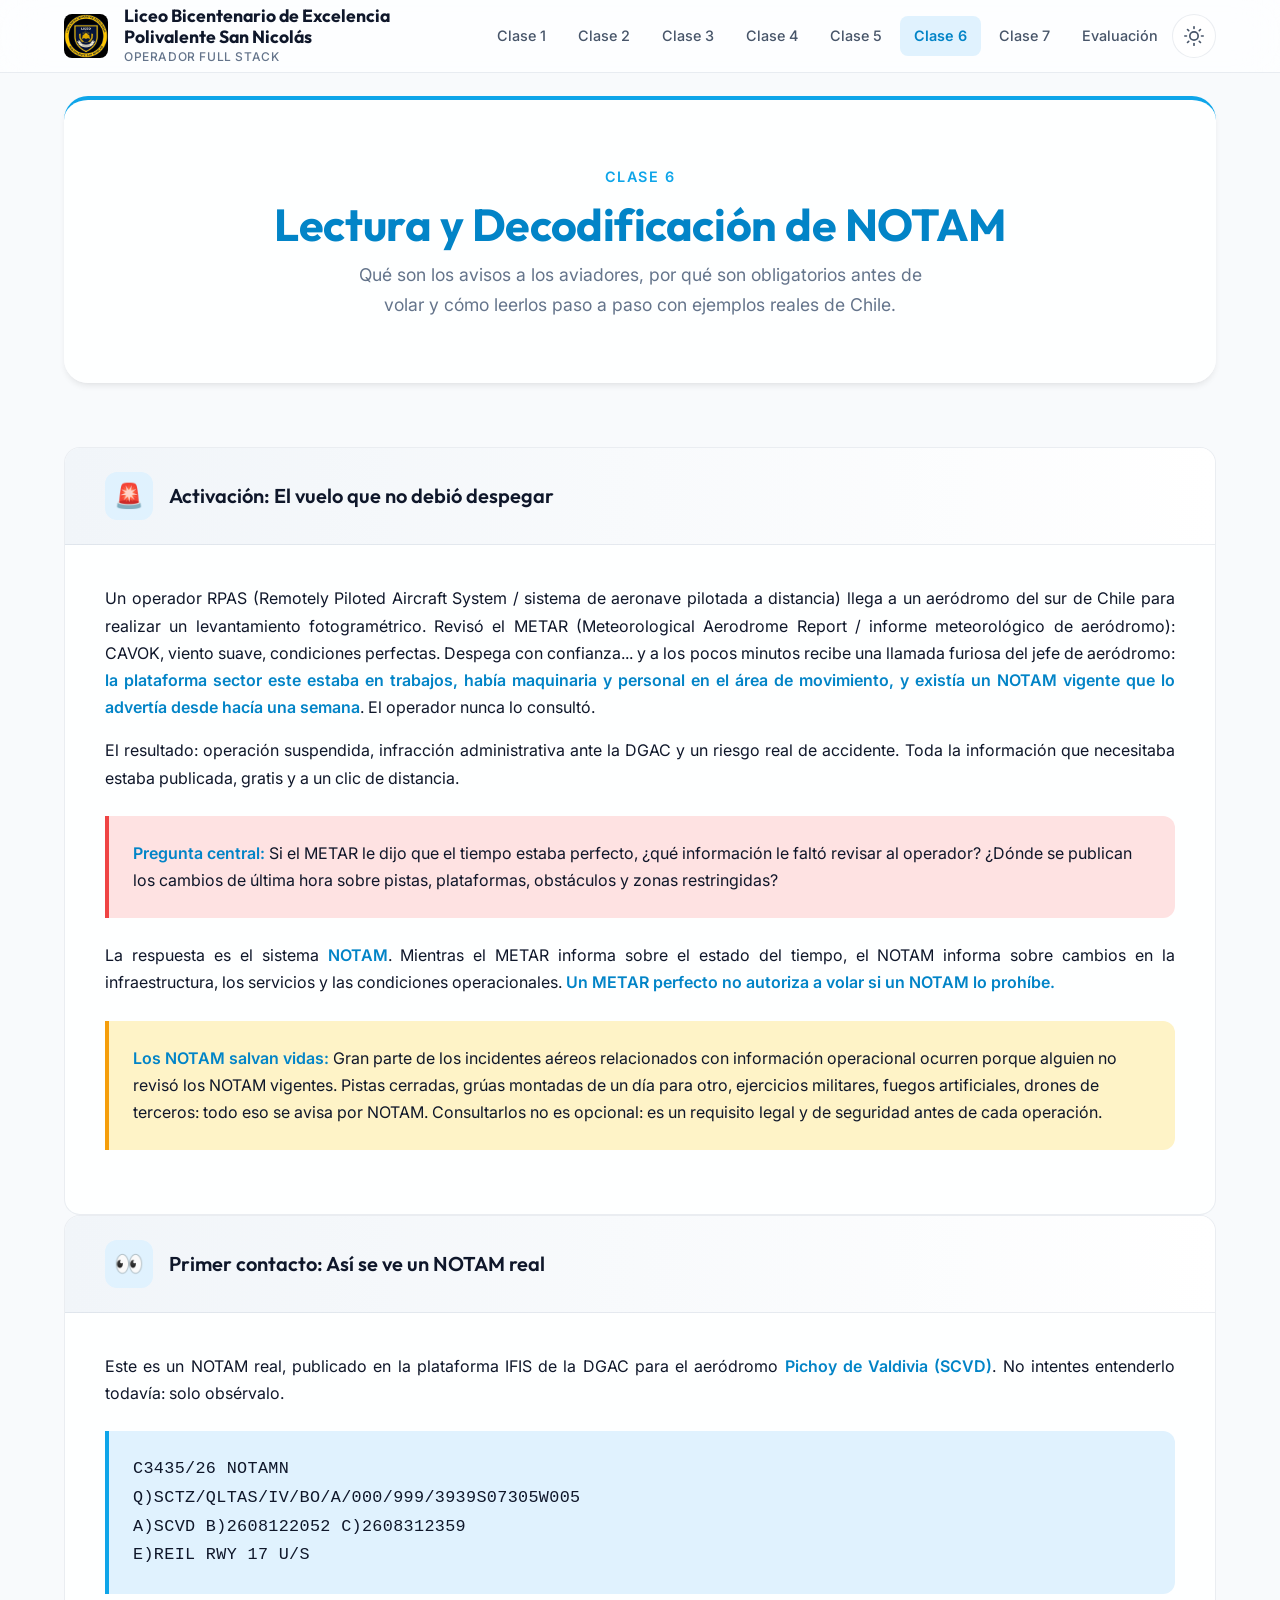
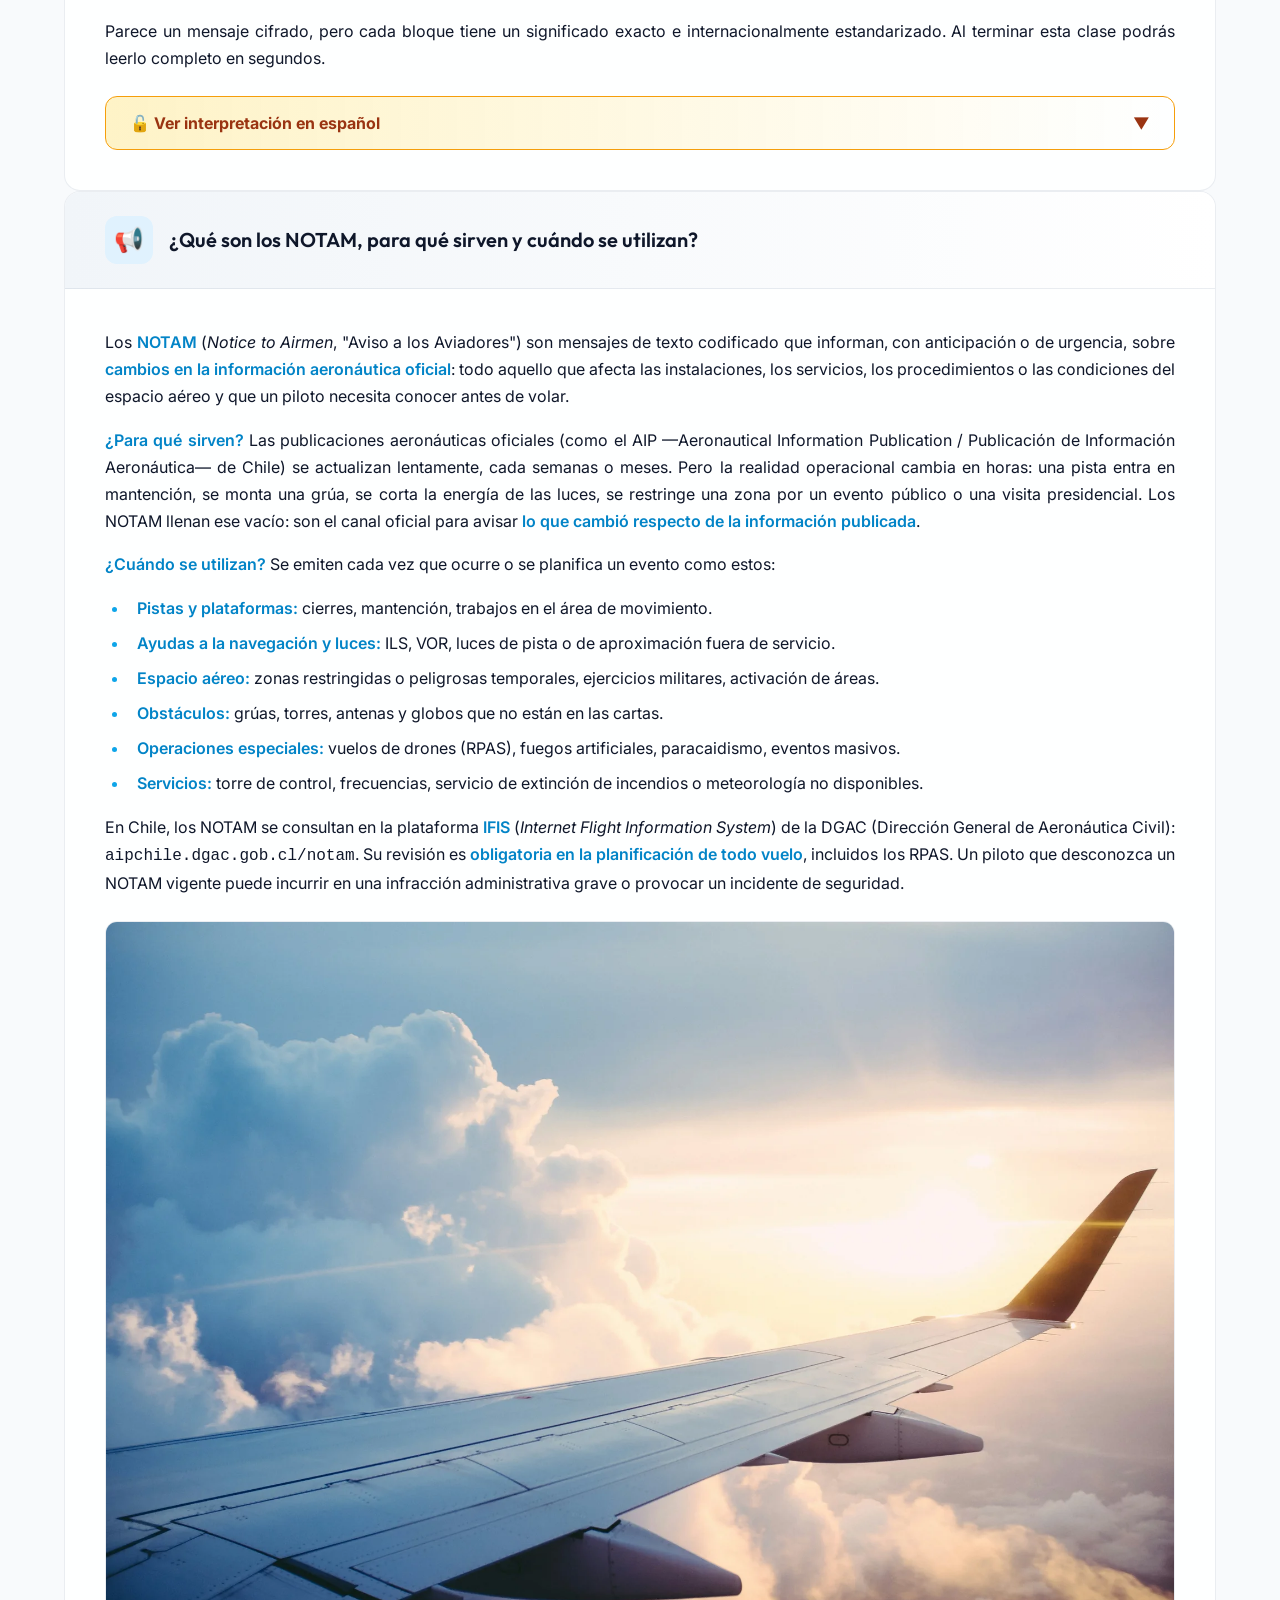
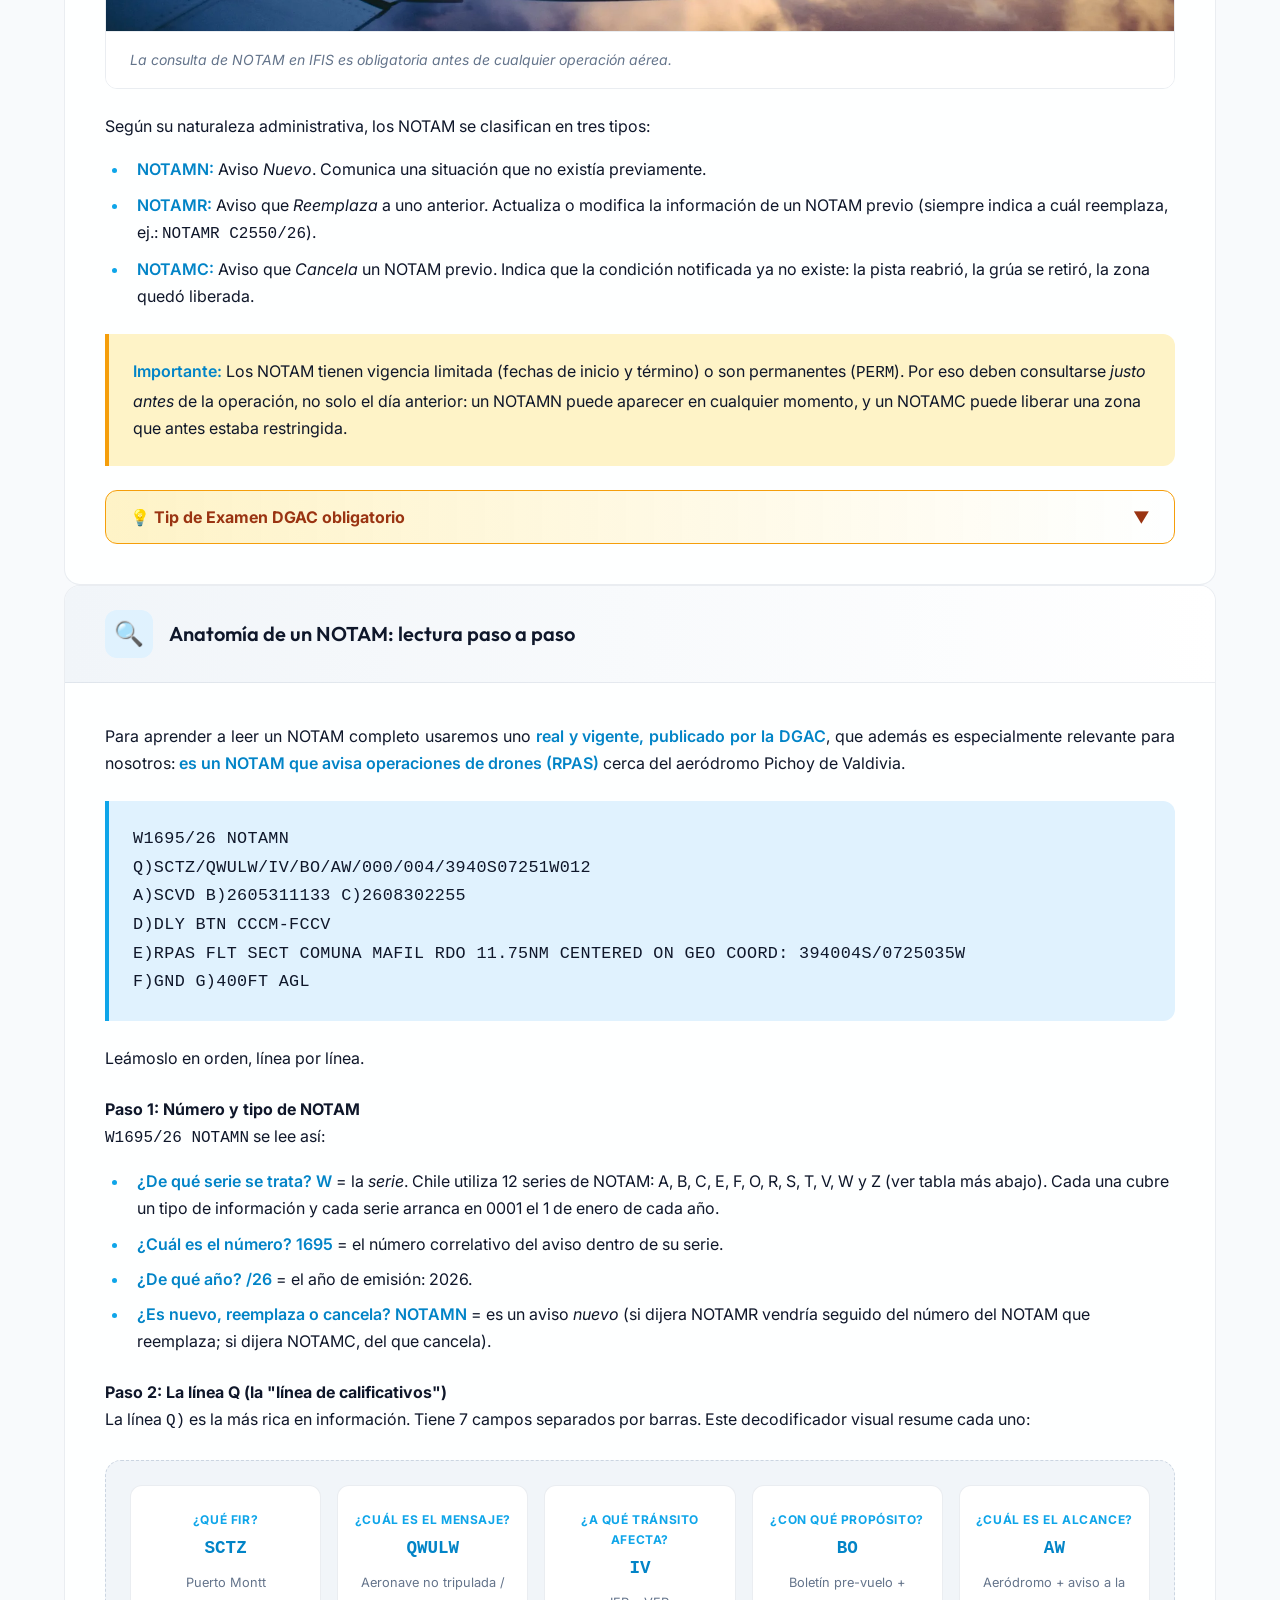
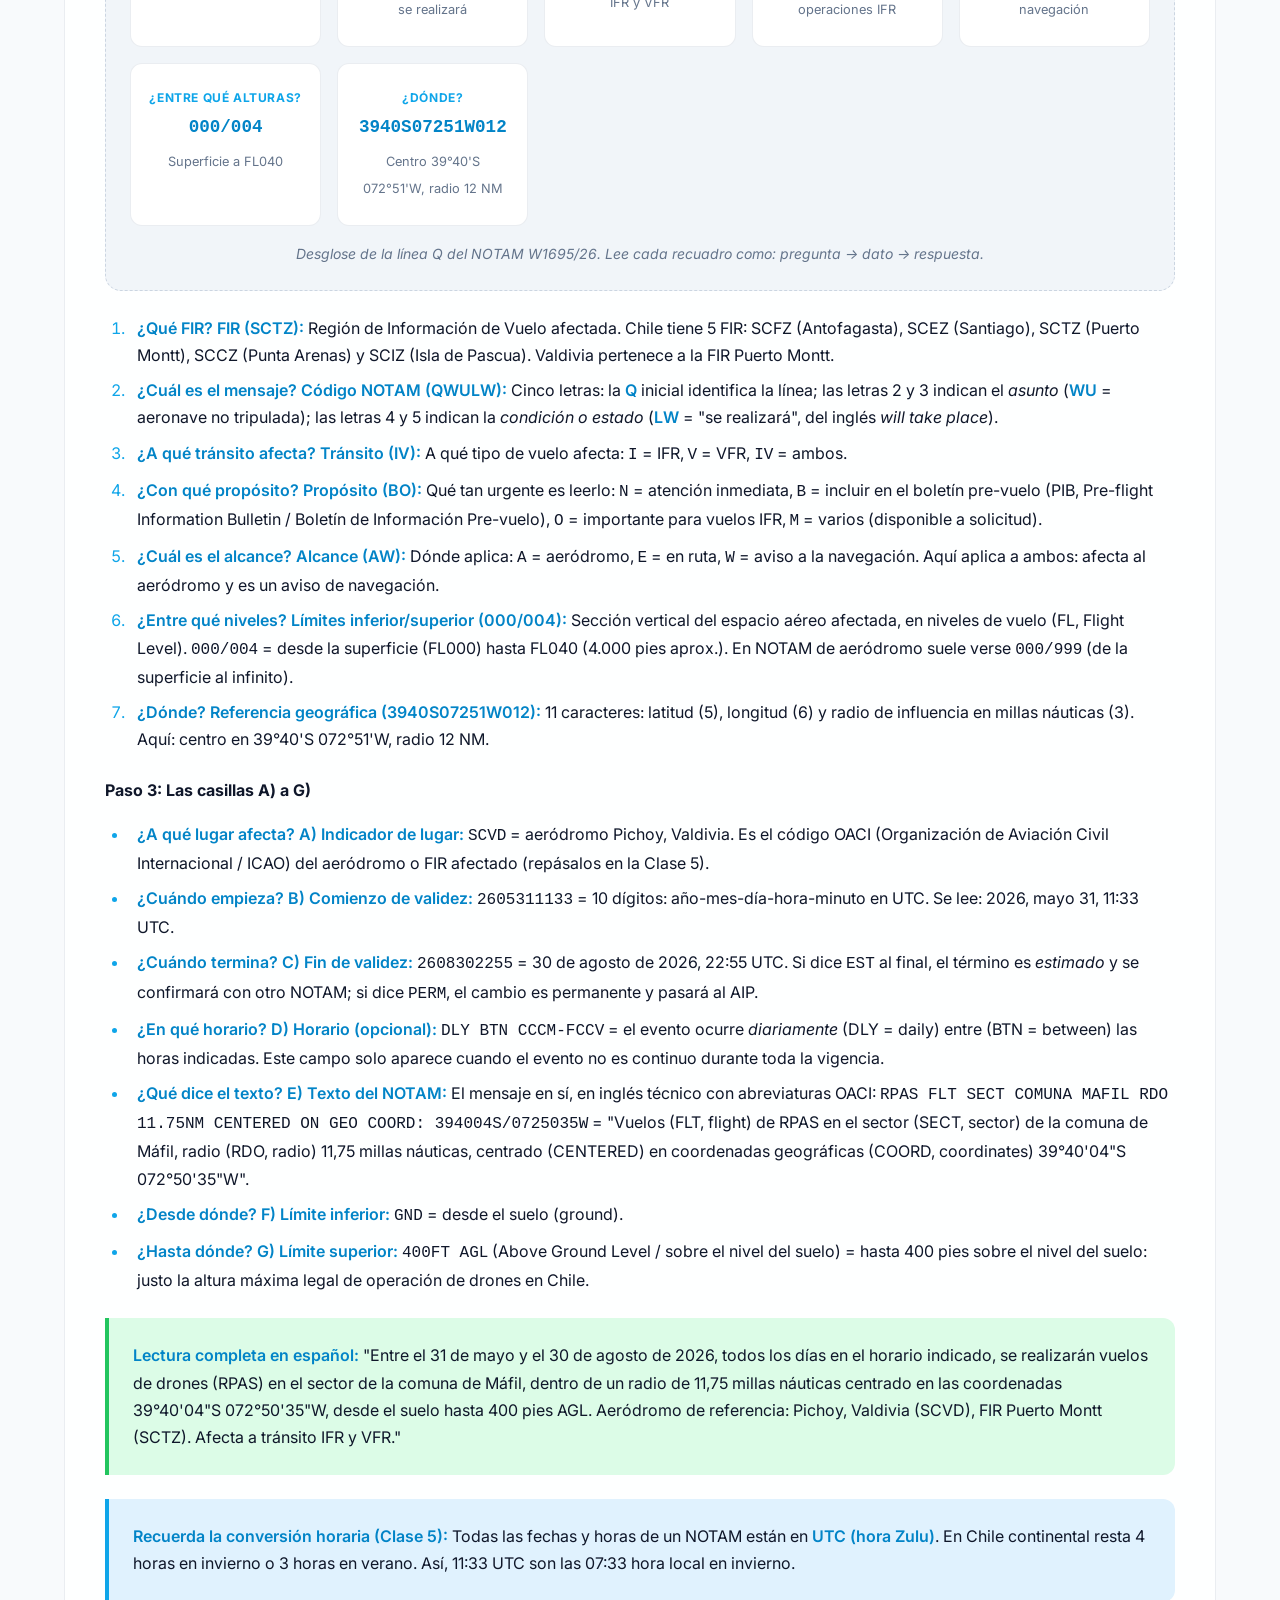
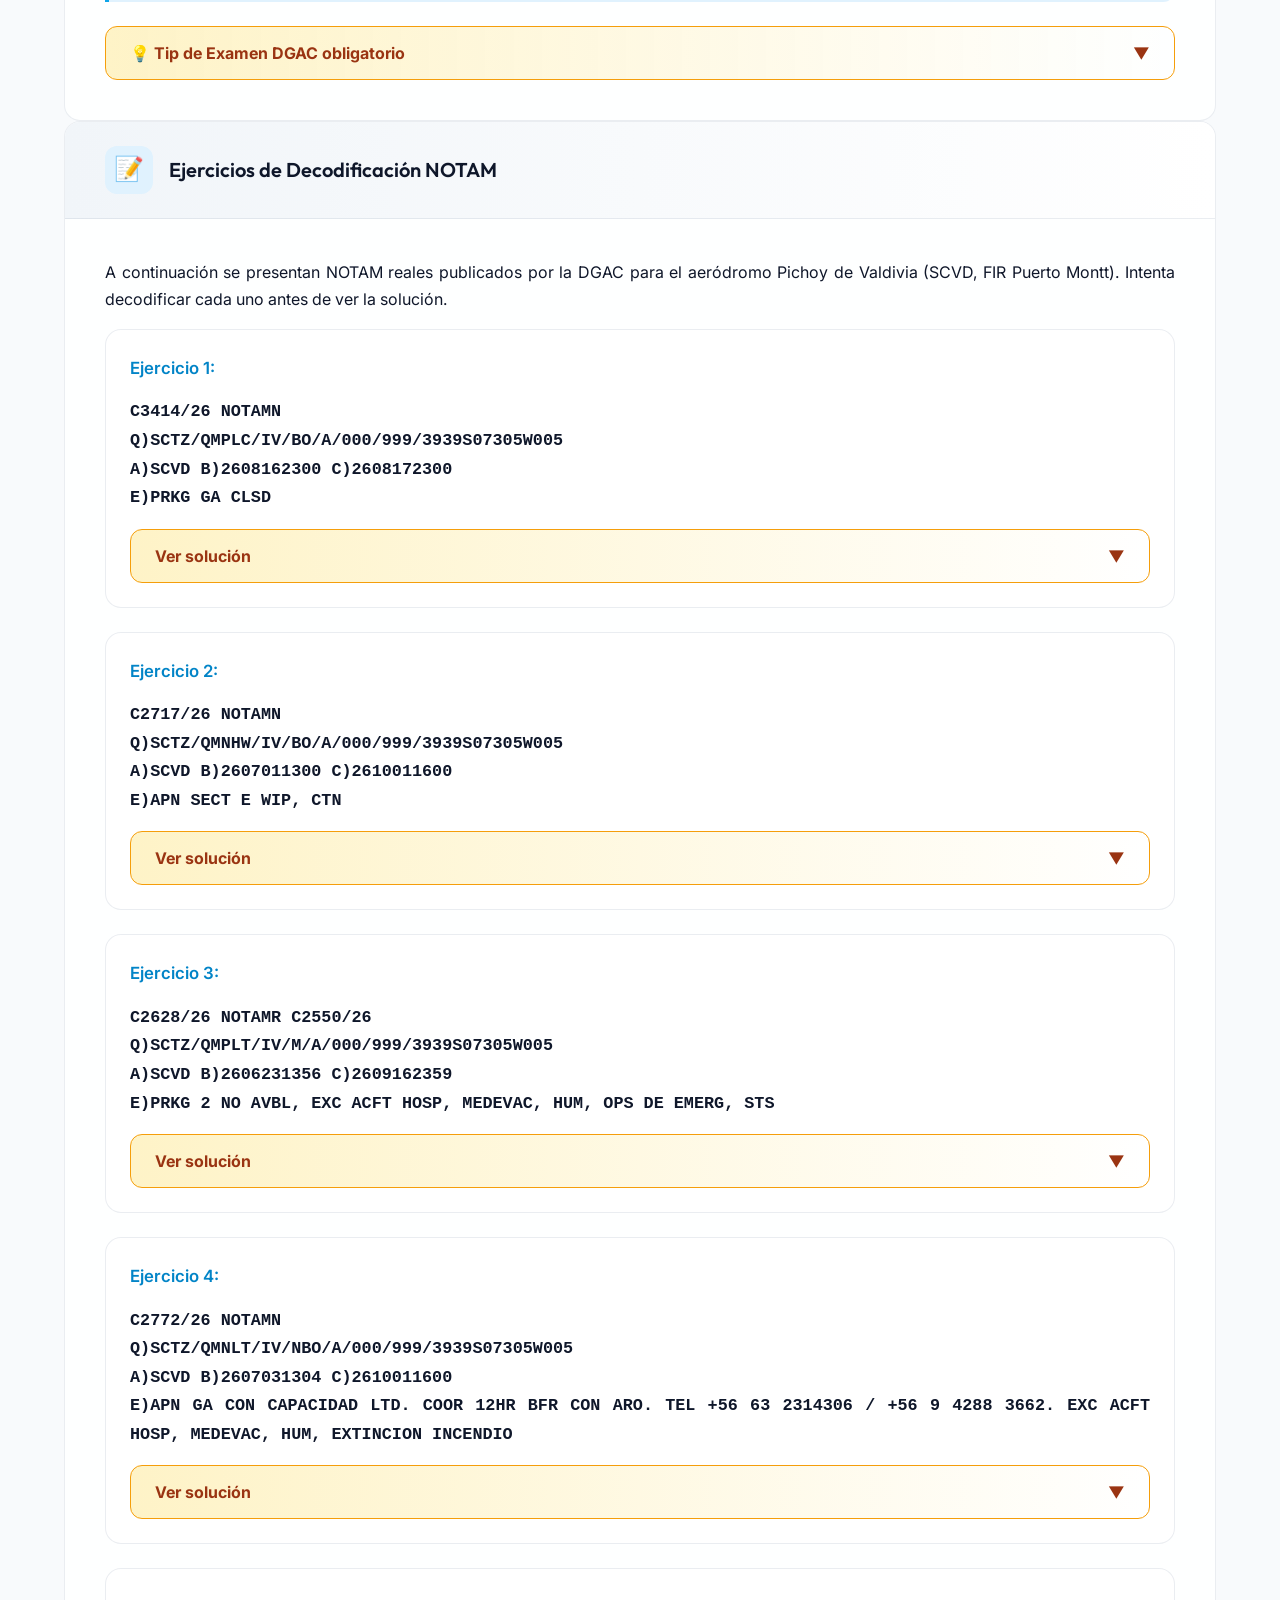
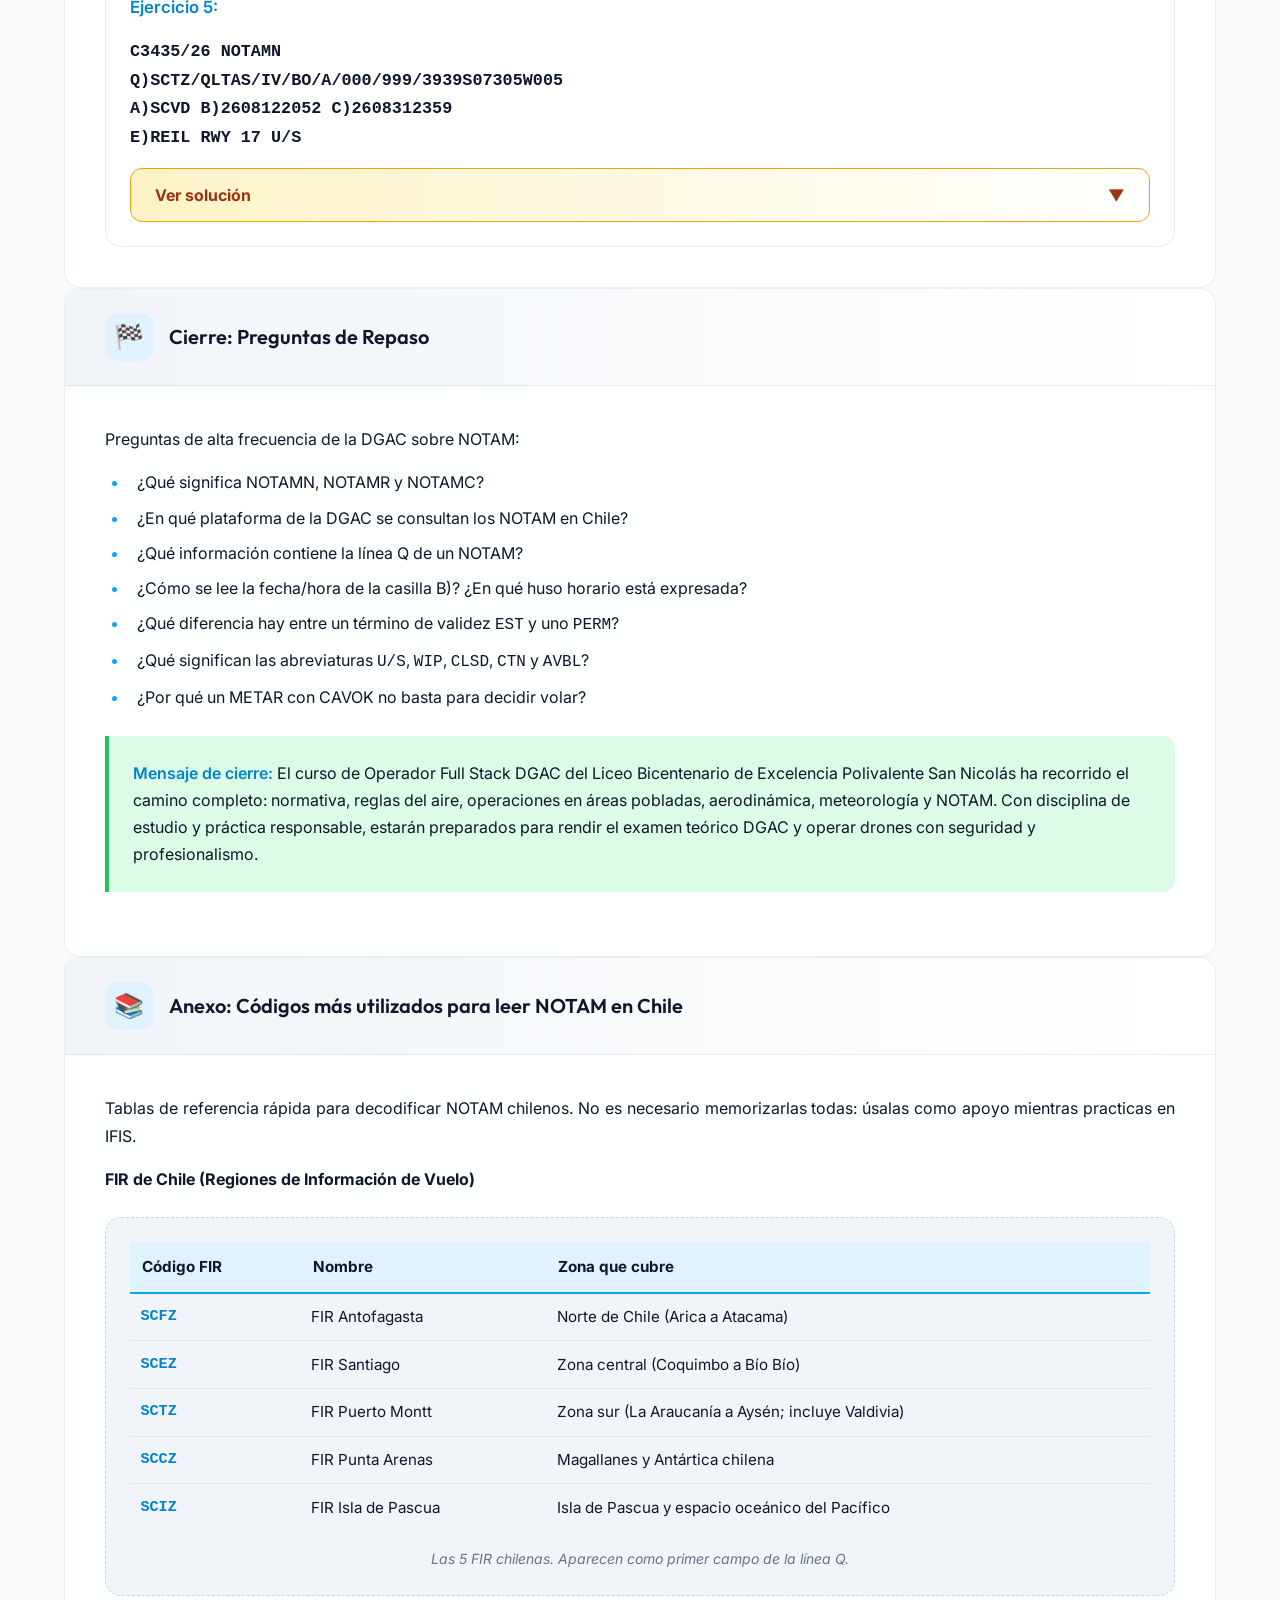
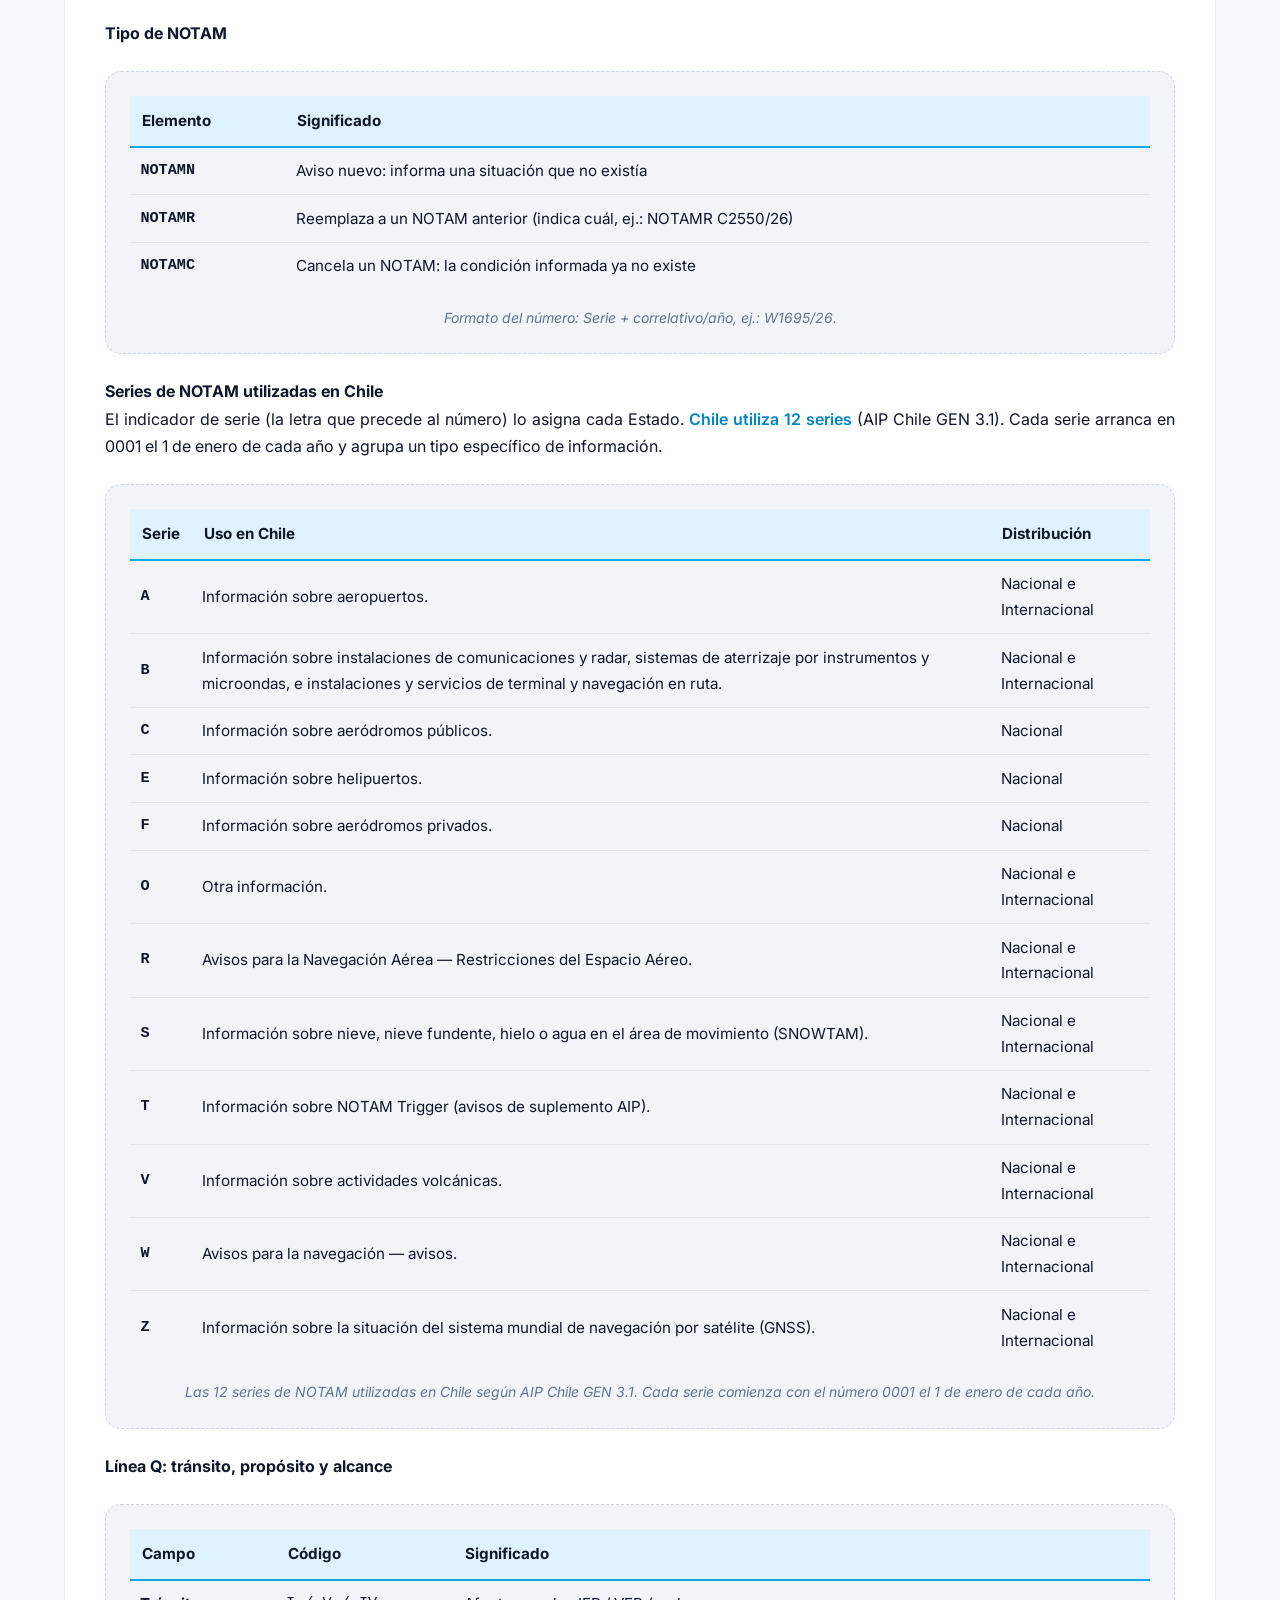
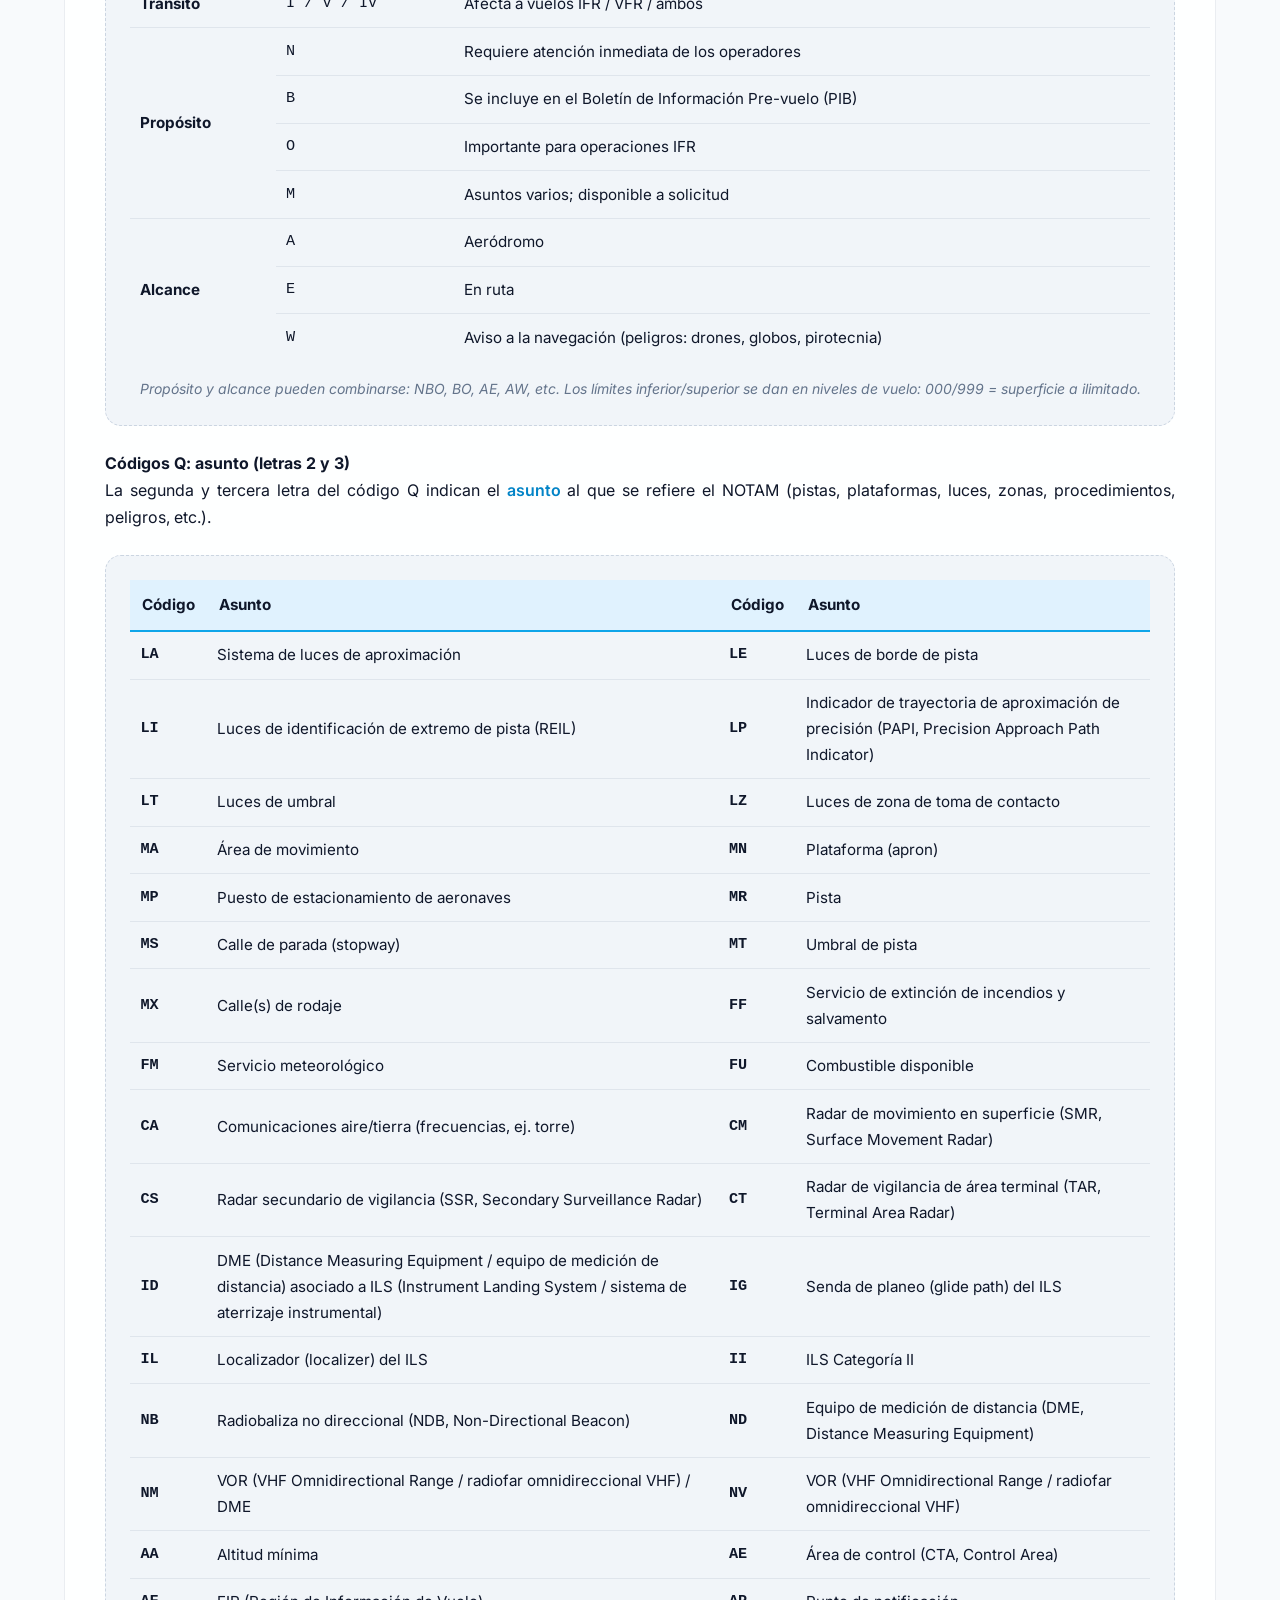
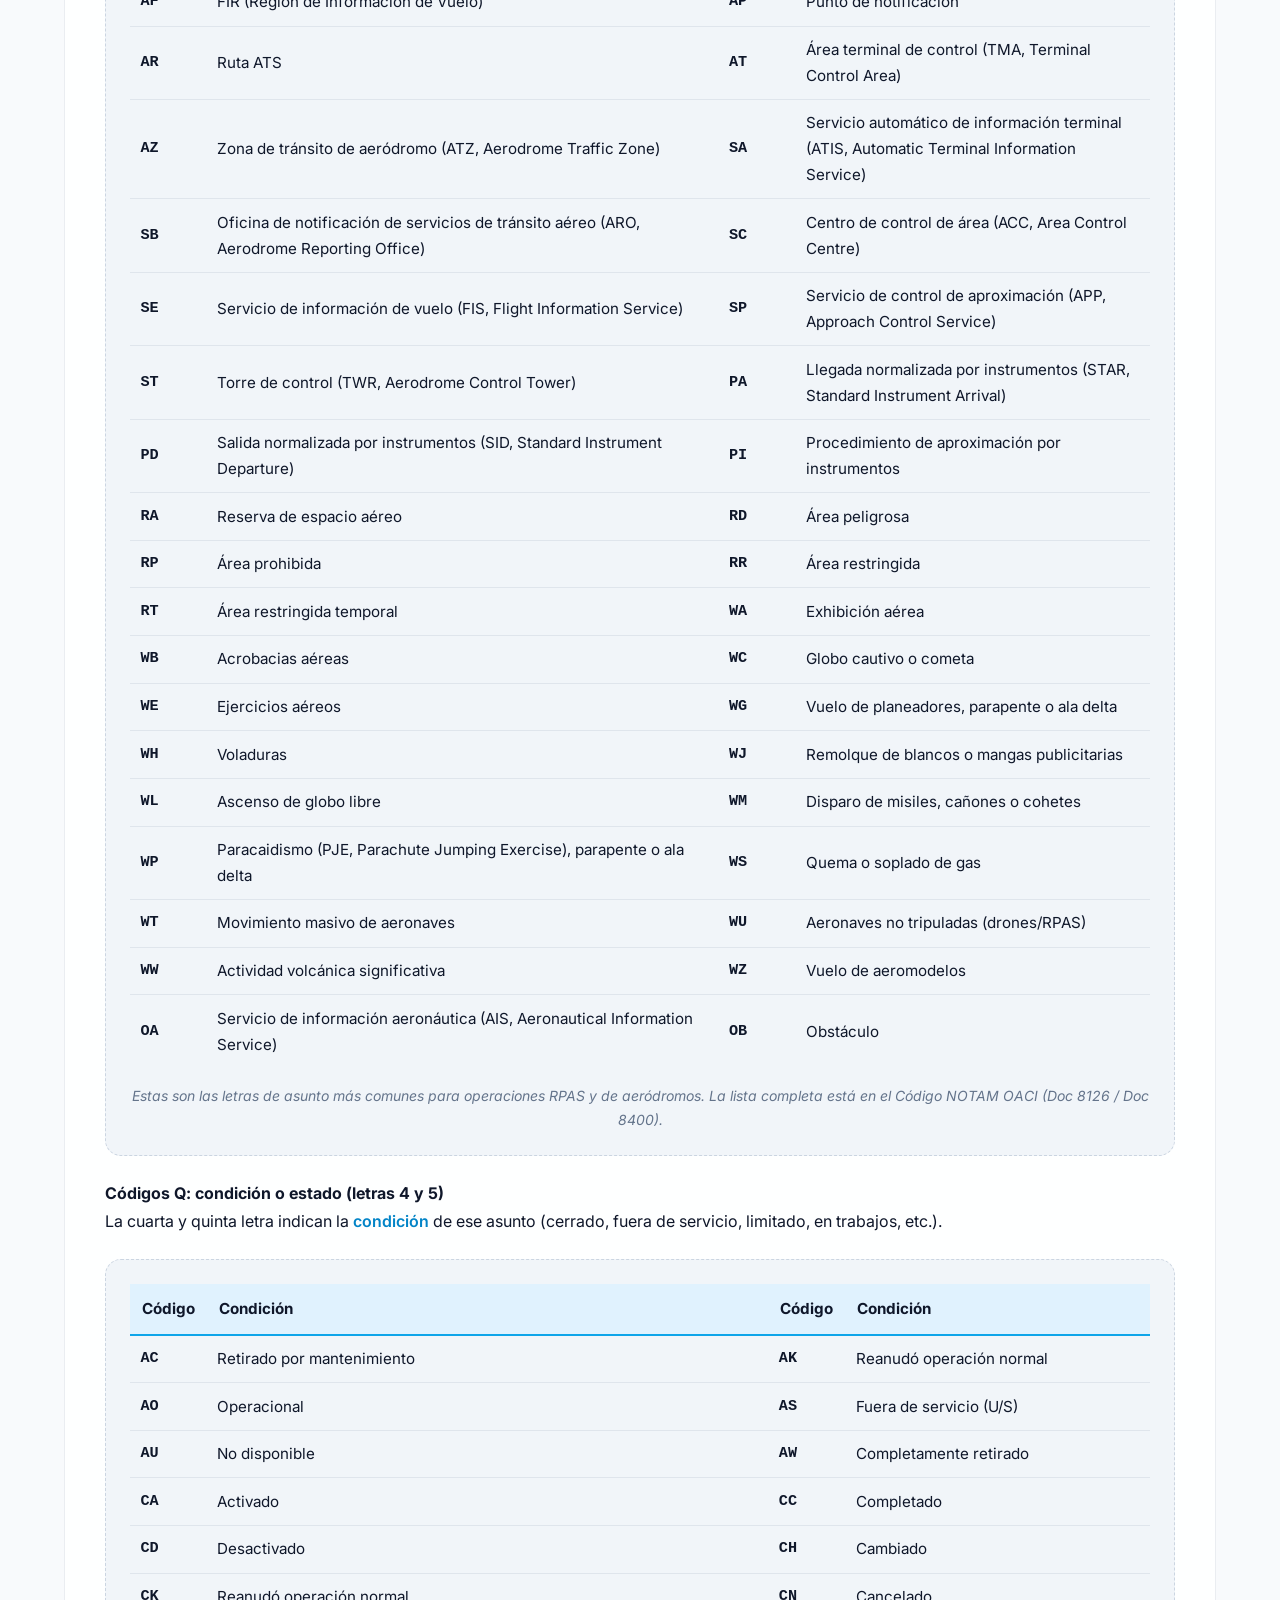
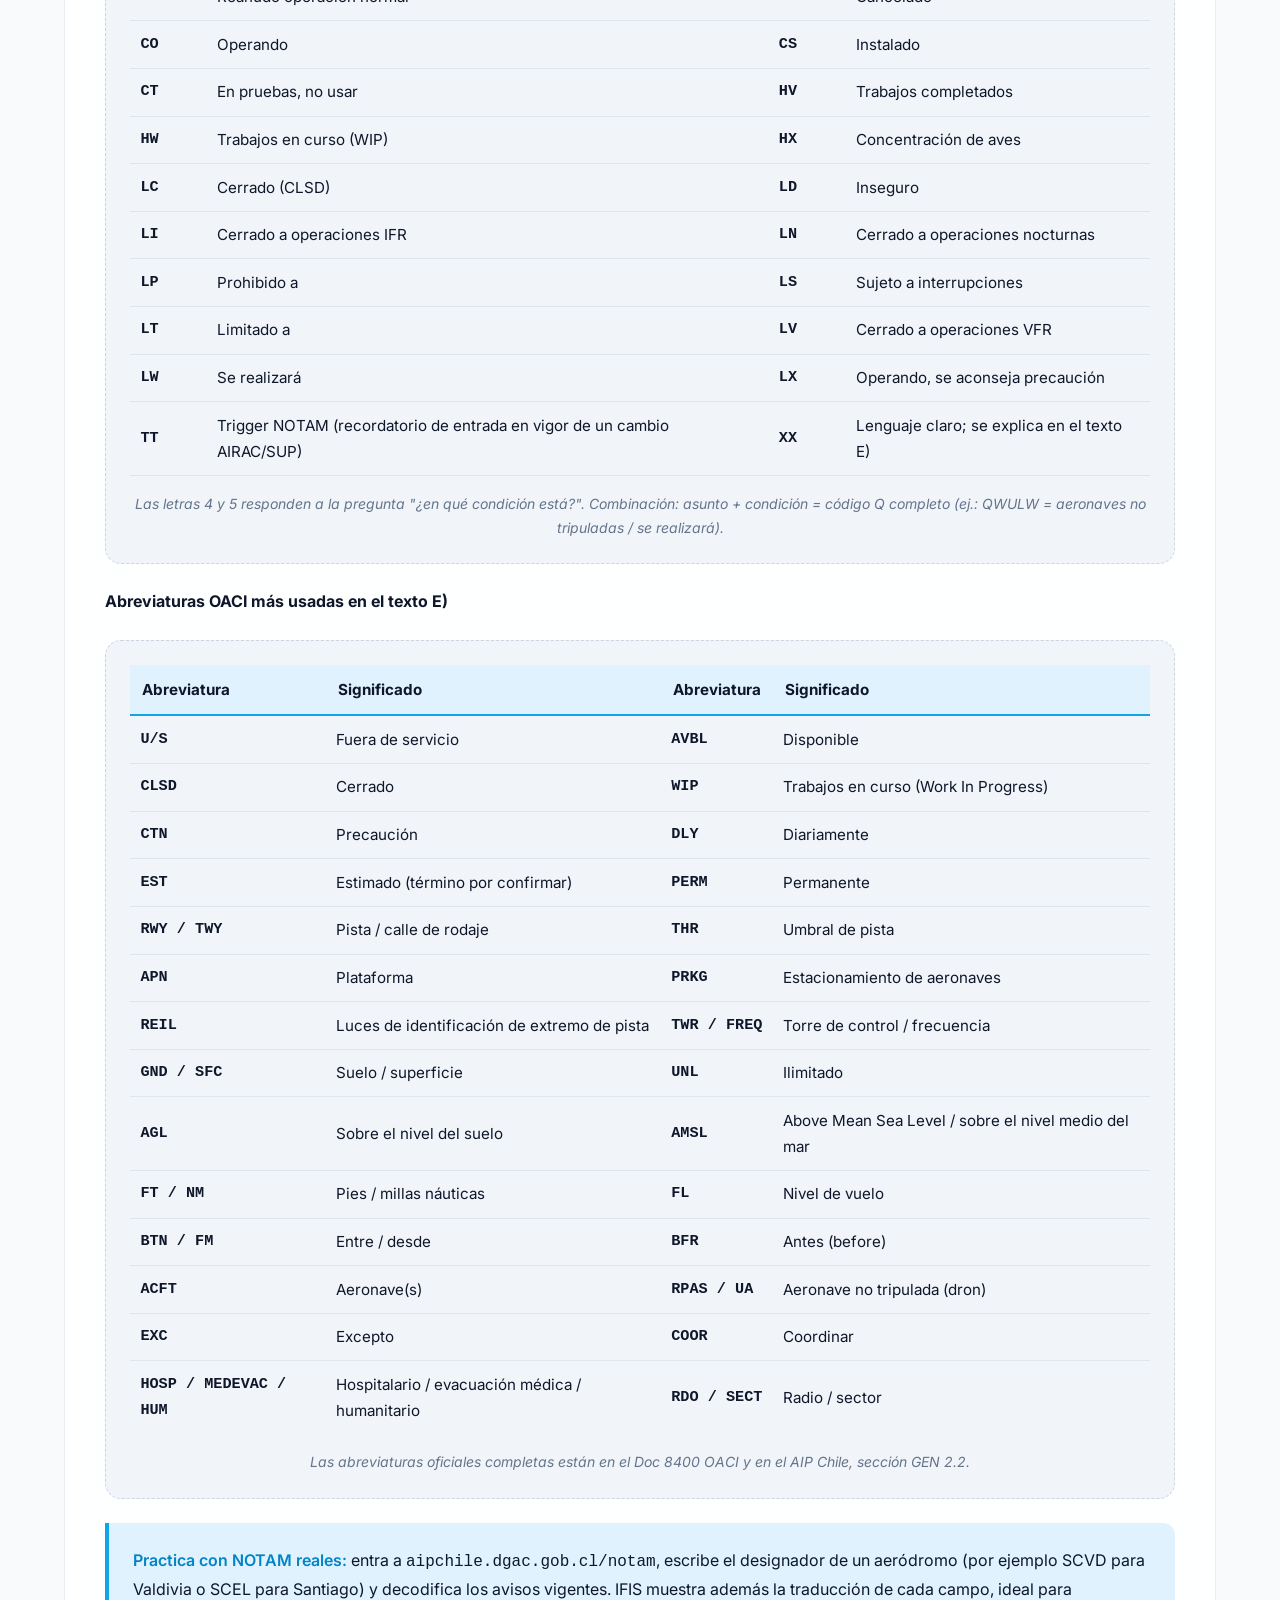
<file: clases/notam.html>
<!DOCTYPE html>
<html lang="es">

<head>
  <meta charset="UTF-8">
  <meta name="viewport" content="width=device-width, initial-scale=1.0">
  <title>Clase 6: Lectura y Decodificación de NOTAM | Operador Full Stack - DGAC - Liceo Bicentenario de Excelencia
    Polivalente San Nicolás</title>
  <link rel="stylesheet" href="../assets/css/main.css">
  <link rel="stylesheet" href="../assets/css/animations.css">
</head>

<body>
  <nav class="navbar" role="navigation" aria-label="Navegación principal">
    <div class="navbar-inner">
      <a href="../index.html" class="navbar-brand">
        <img src="../assets/images/logo-liceo.webp" alt="Logo Liceo Bicentenario de Excelencia Polivalente San Nicolás"
          width="44" height="44">
        <div class="brand-text">
          <span class="brand-name">Liceo Bicentenario de Excelencia Polivalente San Nicolás</span>
          <span class="brand-sub">Operador Full Stack</span>
        </div>
      </a>
      <div class="navbar-nav" id="main-nav">
        <a href="marco-normativo.html" class="nav-link">Clase 1</a>
        <a href="reglas-aire.html" class="nav-link">Clase 2</a>
        <a href="areas-pobladas.html" class="nav-link">Clase 3</a>
        <a href="aerodinamica.html" class="nav-link">Clase 4</a>
        <a href="meteorologia.html" class="nav-link">Clase 5</a>
        <a href="notam.html" class="nav-link active">Clase 6</a>
        <a href="practica-vuelo.html" class="nav-link">Clase 7</a>
        <a href="../evaluacion.html" class="nav-link">Evaluación</a>
      </div>
      <div class="navbar-actions">
        <button class="theme-toggle" aria-label="Cambiar tema" title="Cambiar entre tema claro y oscuro">
          <svg class="sun-icon" viewBox="0 0 24 24" fill="none" stroke="currentColor" stroke-width="2"
            stroke-linecap="round" stroke-linejoin="round">
            <circle cx="12" cy="12" r="5" />
            <line x1="12" y1="1" x2="12" y2="3" />
            <line x1="12" y1="21" x2="12" y2="23" />
            <line x1="4.22" y1="4.22" x2="5.64" y2="5.64" />
            <line x1="18.36" y1="18.36" x2="19.78" y2="19.78" />
            <line x1="1" y1="12" x2="3" y2="12" />
            <line x1="21" y1="12" x2="23" y2="12" />
            <line x1="4.22" y1="19.78" x2="5.64" y2="18.36" />
            <line x1="18.36" y1="5.64" x2="19.78" y2="4.22" />
          </svg>
          <svg class="moon-icon" viewBox="0 0 24 24" fill="none" stroke="currentColor" stroke-width="2"
            stroke-linecap="round" stroke-linejoin="round" style="display:none">
            <path d="M21 12.79A9 9 0 1 1 11.21 3 7 7 0 0 0 21 12.79z" />
          </svg>
        </button>
        <button class="mobile-menu-btn" aria-label="Abrir menú" aria-expanded="false" aria-controls="main-nav">
          <svg width="24" height="24" viewBox="0 0 24 24" fill="none" stroke="currentColor" stroke-width="2"
            stroke-linecap="round" stroke-linejoin="round">
            <line x1="3" y1="12" x2="21" y2="12" />
            <line x1="3" y1="6" x2="21" y2="6" />
            <line x1="3" y1="18" x2="21" y2="18" />
          </svg>
        </button>
      </div>
    </div>
  </nav>

  <main class="container page-transition" style="padding-top: 96px; padding-bottom: var(--space-3xl);">
    <div class="page-header reveal">
      <p class="body-lg"
        style="color: var(--accent); font-weight: 600; text-transform: uppercase; letter-spacing: 0.1em; font-size: 0.9rem; margin-bottom: var(--space-sm);">
        Clase 6</p>
      <h2 class="heading-xl">Lectura y Decodificación de NOTAM</h2>
      <p>Qué son los avisos a los aviadores, por qué son obligatorios antes de volar y cómo leerlos paso a paso con
        ejemplos reales de Chile.</p>
    </div>

    <!-- Activación -->
    <article class="card reveal">
      <div class="card-header">
        <div class="card-icon">🚨</div>
        <h3>Activación: El vuelo que no debió despegar</h3>
      </div>
      <div class="card-body">
        <p>Un operador RPAS (Remotely Piloted Aircraft System / sistema de aeronave pilotada a distancia) llega a un
          aeródromo del sur de Chile para realizar un levantamiento fotogramétrico. Revisó el METAR (Meteorological
          Aerodrome Report / informe meteorológico de aeródromo): CAVOK, viento suave, condiciones perfectas. Despega
          con confianza... y a los pocos minutos recibe una llamada furiosa del jefe de aeródromo: <strong>la plataforma
            sector este estaba en trabajos, había maquinaria y personal en el área de movimiento, y existía un NOTAM
            vigente que lo advertía desde hacía una semana</strong>. El operador nunca lo consultó.</p>

        <p>El resultado: operación suspendida, infracción administrativa ante la DGAC y un riesgo real de accidente.
          Toda la información que necesitaba estaba publicada, gratis y a un clic de distancia.</p>

        <div class="alert-box alert-danger">
          <strong>Pregunta central:</strong> Si el METAR le dijo que el tiempo estaba perfecto, ¿qué información le
          faltó revisar al operador? ¿Dónde se publican los cambios de última hora sobre pistas, plataformas, obstáculos
          y zonas restringidas?
        </div>

        <p>La respuesta es el sistema <strong>NOTAM</strong>. Mientras el METAR informa sobre el estado del tiempo, el
          NOTAM informa sobre cambios en la infraestructura, los servicios y las condiciones operacionales. <strong>Un
            METAR perfecto no autoriza a volar si un NOTAM lo prohíbe.</strong></p>

        <div class="alert-box alert-warning">
          <strong>Los NOTAM salvan vidas:</strong> Gran parte de los incidentes aéreos relacionados con información
          operacional ocurren porque alguien no revisó los NOTAM vigentes. Pistas cerradas, grúas montadas de un día
          para otro, ejercicios militares, fuegos artificiales, drones de terceros: todo eso se avisa por NOTAM.
          Consultarlos no es opcional: es un requisito legal y de seguridad antes de cada operación.
        </div>
      </div>
    </article>

    <!-- Ejemplo de NOTAM -->
    <article class="card reveal">
      <div class="card-header">
        <div class="card-icon">👀</div>
        <h3>Primer contacto: Así se ve un NOTAM real</h3>
      </div>
      <div class="card-body">
        <p>Este es un NOTAM real, publicado en la plataforma IFIS de la DGAC para el aeródromo <strong>Pichoy de
            Valdivia (SCVD)</strong>. No intentes entenderlo todavía: solo obsérvalo.</p>

        <div class="alert-box alert-info"
          style="font-family: 'SF Mono', monospace; font-size: 1.05rem; letter-spacing: 0.02em;">
          C3435/26 NOTAMN<br>
          Q)SCTZ/QLTAS/IV/BO/A/000/999/3939S07305W005<br>
          A)SCVD B)2608122052 C)2608312359<br>
          E)REIL RWY 17 U/S
        </div>

        <p>Parece un mensaje cifrado, pero cada bloque tiene un significado exacto e internacionalmente estandarizado.
          Al terminar esta clase podrás leerlo completo en segundos.</p>

        <button class="tip-toggle" onclick="toggleTip(this)">
          <span>🔓 Ver interpretación en español</span>
          <span class="chevron">▼</span>
        </button>
        <div class="tip-content">
          <p><strong>Traducción completa:</strong> Aviso nuevo (NOTAMN) número C3435 del año 2026, correspondiente a la
            FIR (Flight Information Region / Región de Información de Vuelo) Puerto Montt (SCTZ). Afecta al aeródromo
            Pichoy de Valdivia (SCVD). Informa que las <strong>luces estroboscópicas de identificación de extremo de
              pista (REIL) de la pista 17 están fuera de servicio (U/S)</strong>. Vigente desde el 12 de agosto de 2026
            a las 20:52 UTC (Tiempo Universal Coordinado) hasta el 31 de agosto de 2026 a las 23:59 UTC. Aplica a
            tránsito IFR (Instrument Flight Rules / reglas de vuelo por instrumentos) y VFR (Visual Flight Rules /
            reglas de vuelo visual) (IV), a nivel de aeródromo (A), desde la superficie hasta el infinito (000/999),
            centrado en las coordenadas del aeródromo con un radio de 5 millas náuticas.</p>
          <p style="margin-bottom: 0;"><strong>En una frase:</strong> "En Valdivia, las luces del extremo de la pista 17
            no funcionan entre el 12 y el 31 de agosto de 2026".</p>
        </div>
      </div>
    </article>

    <!-- Qué son los NOTAM -->
    <article class="card reveal">
      <div class="card-header">
        <div class="card-icon">📢</div>
        <h3>¿Qué son los NOTAM, para qué sirven y cuándo se utilizan?</h3>
      </div>
      <div class="card-body">
        <p>Los <strong>NOTAM</strong> (<em>Notice to Airmen</em>, "Aviso a los Aviadores") son mensajes de texto
          codificado que informan, con anticipación o de urgencia, sobre <strong>cambios en la información aeronáutica
            oficial</strong>: todo aquello que afecta las instalaciones, los servicios, los procedimientos o las
          condiciones del espacio aéreo y que un piloto necesita conocer antes de volar.</p>

        <p><strong>¿Para qué sirven?</strong> Las publicaciones aeronáuticas oficiales (como el AIP —Aeronautical
          Information Publication / Publicación de Información Aeronáutica— de Chile) se actualizan lentamente, cada
          semanas o meses. Pero la realidad operacional cambia en horas: una pista entra en mantención, se monta una
          grúa, se corta la energía de las luces, se restringe una zona por un evento público o una visita presidencial.
          Los NOTAM llenan ese vacío: son el canal oficial para avisar <strong>lo que cambió respecto de la información
            publicada</strong>.</p>

        <p><strong>¿Cuándo se utilizan?</strong> Se emiten cada vez que ocurre o se planifica un evento como estos:</p>
        <ul>
          <li><strong>Pistas y plataformas:</strong> cierres, mantención, trabajos en el área de movimiento.</li>
          <li><strong>Ayudas a la navegación y luces:</strong> ILS, VOR, luces de pista o de aproximación fuera de
            servicio.</li>
          <li><strong>Espacio aéreo:</strong> zonas restringidas o peligrosas temporales, ejercicios militares,
            activación de áreas.</li>
          <li><strong>Obstáculos:</strong> grúas, torres, antenas y globos que no están en las cartas.</li>
          <li><strong>Operaciones especiales:</strong> vuelos de drones (RPAS), fuegos artificiales, paracaidismo,
            eventos masivos.</li>
          <li><strong>Servicios:</strong> torre de control, frecuencias, servicio de extinción de incendios o
            meteorología no disponibles.</li>
        </ul>

        <p>En Chile, los NOTAM se consultan en la plataforma <strong>IFIS</strong> (<em>Internet Flight Information
            System</em>) de la DGAC (Dirección General de Aeronáutica Civil): <code>aipchile.dgac.gob.cl/notam</code>.
          Su revisión es <strong>obligatoria en la planificación de todo vuelo</strong>, incluidos los RPAS. Un piloto
          que desconozca un NOTAM vigente puede incurrir en una infracción administrativa grave o provocar un incidente
          de seguridad.</p>

        <div class="media-frame img-zoom">
          <img src="../assets/images/espacio-aereo.webp" alt="Torre de control y aviación" loading="lazy">
          <div class="media-caption">La consulta de NOTAM en IFIS es obligatoria antes de cualquier operación aérea.
          </div>
        </div>

        <p>Según su naturaleza administrativa, los NOTAM se clasifican en tres tipos:</p>
        <ul>
          <li><strong>NOTAMN:</strong> Aviso <em>Nuevo</em>. Comunica una situación que no existía previamente.</li>
          <li><strong>NOTAMR:</strong> Aviso que <em>Reemplaza</em> a uno anterior. Actualiza o modifica la información
            de un NOTAM previo (siempre indica a cuál reemplaza, ej.: <code>NOTAMR C2550/26</code>).</li>
          <li><strong>NOTAMC:</strong> Aviso que <em>Cancela</em> un NOTAM previo. Indica que la condición notificada ya
            no existe: la pista reabrió, la grúa se retiró, la zona quedó liberada.</li>
        </ul>

        <div class="alert-box alert-warning">
          <strong>Importante:</strong> Los NOTAM tienen vigencia limitada (fechas de inicio y término) o son permanentes
          (<code>PERM</code>). Por eso deben consultarse <em>justo antes</em> de la operación, no solo el día anterior:
          un NOTAMN puede aparecer en cualquier momento, y un NOTAMC puede liberar una zona que antes estaba
          restringida.
        </div>

        <button class="tip-toggle" onclick="toggleTip(this)">
          <span>💡 Tip de Examen DGAC obligatorio</span>
          <span class="chevron">▼</span>
        </button>
        <div class="tip-content">
          <p><strong>Tipos de NOTAM:</strong> N = Nuevo, R = Reemplaza, C = Cancela. Recuérdalo como
            "Nuevo-Reemplaza-Cancela". Y nunca olvides: revisar IFIS antes de volar es tan obligatorio como revisar el
            clima.</p>
        </div>
      </div>
    </article>

    <!-- Paso a paso -->
    <article class="card reveal">
      <div class="card-header">
        <div class="card-icon">🔍</div>
        <h3>Anatomía de un NOTAM: lectura paso a paso</h3>
      </div>
      <div class="card-body">
        <p>Para aprender a leer un NOTAM completo usaremos uno <strong>real y vigente, publicado por la DGAC</strong>,
          que además es especialmente relevante para nosotros: <strong>es un NOTAM que avisa operaciones de drones
            (RPAS)</strong> cerca del aeródromo Pichoy de Valdivia.</p>

        <div class="alert-box alert-info"
          style="font-family: 'SF Mono', monospace; font-size: 1.05rem; letter-spacing: 0.02em;">
          W1695/26 NOTAMN<br>
          Q)SCTZ/QWULW/IV/BO/AW/000/004/3940S07251W012<br>
          A)SCVD B)2605311133 C)2608302255<br>
          D)DLY BTN CCCM-FCCV<br>
          E)RPAS FLT SECT COMUNA MAFIL RDO 11.75NM CENTERED ON GEO COORD: 394004S/0725035W<br>
          F)GND G)400FT AGL
        </div>

        <p>Leámoslo en orden, línea por línea.</p>

        <h4 style="margin-top: var(--space-lg);">Paso 1: Número y tipo de NOTAM</h4>
        <p><code>W1695/26 NOTAMN</code> se lee así:</p>
        <ul>
          <li><strong>¿De qué serie se trata?</strong> <strong>W</strong> = la <em>serie</em>. Chile utiliza 12 series
            de NOTAM: A, B, C, E, F, O, R, S, T, V, W y Z (ver tabla más abajo). Cada una cubre un tipo de información y
            cada serie arranca en 0001 el 1 de enero de cada año.</li>
          <li><strong>¿Cuál es el número?</strong> <strong>1695</strong> = el número correlativo del aviso dentro de su
            serie.</li>
          <li><strong>¿De qué año?</strong> <strong>/26</strong> = el año de emisión: 2026.</li>
          <li><strong>¿Es nuevo, reemplaza o cancela?</strong> <strong>NOTAMN</strong> = es un aviso <em>nuevo</em> (si
            dijera NOTAMR vendría seguido del número del NOTAM que reemplaza; si dijera NOTAMC, del que cancela).</li>
        </ul>

        <h4 style="margin-top: var(--space-lg);">Paso 2: La línea Q (la "línea de calificativos")</h4>
        <p>La línea <code>Q)</code> es la más rica en información. Tiene 7 campos separados por barras. Este
          decodificador visual resume cada uno:</p>

        <div class="diagram">
          <div class="metar-decoder">
            <div class="metar-token">
              <div
                style="font-size:0.75rem;color:var(--accent);font-weight:700;text-transform:uppercase;letter-spacing:0.05em;margin-bottom:0.25rem;">
                ¿Qué FIR?</div><code>SCTZ</code><span>Puerto Montt</span>
            </div>
            <div class="metar-token">
              <div
                style="font-size:0.75rem;color:var(--accent);font-weight:700;text-transform:uppercase;letter-spacing:0.05em;margin-bottom:0.25rem;">
                ¿Cuál es el mensaje?</div><code>QWULW</code><span>Aeronave no tripulada / se realizará</span>
            </div>
            <div class="metar-token">
              <div
                style="font-size:0.75rem;color:var(--accent);font-weight:700;text-transform:uppercase;letter-spacing:0.05em;margin-bottom:0.25rem;">
                ¿A qué tránsito afecta?</div><code>IV</code><span>IFR y VFR</span>
            </div>
            <div class="metar-token">
              <div
                style="font-size:0.75rem;color:var(--accent);font-weight:700;text-transform:uppercase;letter-spacing:0.05em;margin-bottom:0.25rem;">
                ¿Con qué propósito?</div><code>BO</code><span>Boletín pre-vuelo + operaciones IFR</span>
            </div>
            <div class="metar-token">
              <div
                style="font-size:0.75rem;color:var(--accent);font-weight:700;text-transform:uppercase;letter-spacing:0.05em;margin-bottom:0.25rem;">
                ¿Cuál es el alcance?</div><code>AW</code><span>Aeródromo + aviso a la navegación</span>
            </div>
            <div class="metar-token">
              <div
                style="font-size:0.75rem;color:var(--accent);font-weight:700;text-transform:uppercase;letter-spacing:0.05em;margin-bottom:0.25rem;">
                ¿Entre qué alturas?</div><code>000/004</code><span>Superficie a FL040</span>
            </div>
            <div class="metar-token">
              <div
                style="font-size:0.75rem;color:var(--accent);font-weight:700;text-transform:uppercase;letter-spacing:0.05em;margin-bottom:0.25rem;">
                ¿Dónde?</div><code>3940S07251W012</code><span>Centro 39°40'S 072°51'W, radio 12 NM</span>
            </div>
          </div>
          <div class="diagram-caption">Desglose de la línea Q del NOTAM W1695/26. Lee cada recuadro como: pregunta →
            dato → respuesta.</div>
        </div>

        <ol>
          <li><strong>¿Qué FIR?</strong> <strong>FIR (SCTZ):</strong> Región de Información de Vuelo afectada. Chile
            tiene 5 FIR: SCFZ (Antofagasta), SCEZ (Santiago), SCTZ (Puerto Montt), SCCZ (Punta Arenas) y SCIZ (Isla de
            Pascua). Valdivia pertenece a la FIR Puerto Montt.</li>
          <li><strong>¿Cuál es el mensaje?</strong> <strong>Código NOTAM (QWULW):</strong> Cinco letras: la
            <strong>Q</strong> inicial identifica la línea; las letras 2 y 3 indican el <em>asunto</em>
            (<strong>WU</strong> = aeronave no tripulada); las letras 4 y 5 indican la <em>condición o estado</em>
            (<strong>LW</strong> = "se realizará", del inglés <em>will take place</em>).</li>
          <li><strong>¿A qué tránsito afecta?</strong> <strong>Tránsito (IV):</strong> A qué tipo de vuelo afecta:
            <code>I</code> = IFR, <code>V</code> = VFR, <code>IV</code> = ambos.</li>
          <li><strong>¿Con qué propósito?</strong> <strong>Propósito (BO):</strong> Qué tan urgente es leerlo:
            <code>N</code> = atención inmediata, <code>B</code> = incluir en el boletín pre-vuelo (PIB, Pre-flight
            Information Bulletin / Boletín de Información Pre-vuelo), <code>O</code> = importante para vuelos IFR,
            <code>M</code> = varios (disponible a solicitud).</li>
          <li><strong>¿Cuál es el alcance?</strong> <strong>Alcance (AW):</strong> Dónde aplica: <code>A</code> =
            aeródromo, <code>E</code> = en ruta, <code>W</code> = aviso a la navegación. Aquí aplica a ambos: afecta al
            aeródromo y es un aviso de navegación.</li>
          <li><strong>¿Entre qué niveles?</strong> <strong>Límites inferior/superior (000/004):</strong> Sección
            vertical del espacio aéreo afectada, en niveles de vuelo (FL, Flight Level). <code>000/004</code> = desde la
            superficie (FL000) hasta FL040 (4.000 pies aprox.). En NOTAM de aeródromo suele verse <code>000/999</code>
            (de la superficie al infinito).</li>
          <li><strong>¿Dónde?</strong> <strong>Referencia geográfica (3940S07251W012):</strong> 11 caracteres: latitud
            (5), longitud (6) y radio de influencia en millas náuticas (3). Aquí: centro en 39°40'S 072°51'W, radio 12
            NM.</li>
        </ol>

        <h4 style="margin-top: var(--space-lg);">Paso 3: Las casillas A) a G)</h4>
        <ul>
          <li><strong>¿A qué lugar afecta?</strong> <strong>A) Indicador de lugar:</strong> <code>SCVD</code> =
            aeródromo Pichoy, Valdivia. Es el código OACI (Organización de Aviación Civil Internacional / ICAO) del
            aeródromo o FIR afectado (repásalos en la Clase 5).</li>
          <li><strong>¿Cuándo empieza?</strong> <strong>B) Comienzo de validez:</strong> <code>2605311133</code> = 10
            dígitos: año-mes-día-hora-minuto en UTC. Se lee: 2026, mayo 31, 11:33 UTC.</li>
          <li><strong>¿Cuándo termina?</strong> <strong>C) Fin de validez:</strong> <code>2608302255</code> = 30 de
            agosto de 2026, 22:55 UTC. Si dice <code>EST</code> al final, el término es <em>estimado</em> y se
            confirmará con otro NOTAM; si dice <code>PERM</code>, el cambio es permanente y pasará al AIP.</li>
          <li><strong>¿En qué horario?</strong> <strong>D) Horario (opcional):</strong> <code>DLY BTN CCCM-FCCV</code> =
            el evento ocurre <em>diariamente</em> (DLY = daily) entre (BTN = between) las horas indicadas. Este campo
            solo aparece cuando el evento no es continuo durante toda la vigencia.</li>
          <li><strong>¿Qué dice el texto?</strong> <strong>E) Texto del NOTAM:</strong> El mensaje en sí, en inglés
            técnico con abreviaturas OACI:
            <code>RPAS FLT SECT COMUNA MAFIL RDO 11.75NM CENTERED ON GEO COORD: 394004S/0725035W</code> = "Vuelos (FLT,
            flight) de RPAS en el sector (SECT, sector) de la comuna de Máfil, radio (RDO, radio) 11,75 millas náuticas,
            centrado (CENTERED) en coordenadas geográficas (COORD, coordinates) 39°40'04"S 072°50'35"W".</li>
          <li><strong>¿Desde dónde?</strong> <strong>F) Límite inferior:</strong> <code>GND</code> = desde el suelo
            (ground).</li>
          <li><strong>¿Hasta dónde?</strong> <strong>G) Límite superior:</strong> <code>400FT AGL</code> (Above Ground
            Level / sobre el nivel del suelo) = hasta 400 pies sobre el nivel del suelo: justo la altura máxima legal de
            operación de drones en Chile.</li>
        </ul>

        <div class="alert-box alert-success">
          <strong>Lectura completa en español:</strong> "Entre el 31 de mayo y el 30 de agosto de 2026, todos los días
          en el horario indicado, se realizarán vuelos de drones (RPAS) en el sector de la comuna de Máfil, dentro de un
          radio de 11,75 millas náuticas centrado en las coordenadas 39°40'04"S 072°50'35"W, desde el suelo hasta 400
          pies AGL. Aeródromo de referencia: Pichoy, Valdivia (SCVD), FIR Puerto Montt (SCTZ). Afecta a tránsito IFR y
          VFR."
        </div>

        <div class="alert-box alert-info">
          <strong>Recuerda la conversión horaria (Clase 5):</strong> Todas las fechas y horas de un NOTAM están en
          <strong>UTC (hora Zulu)</strong>. En Chile continental resta 4 horas en invierno o 3 horas en verano. Así,
          11:33 UTC son las 07:33 hora local en invierno.
        </div>

        <button class="tip-toggle" onclick="toggleTip(this)">
          <span>💡 Tip de Examen DGAC obligatorio</span>
          <span class="chevron">▼</span>
        </button>
        <div class="tip-content">
          <p><strong>Orden de lectura infalible:</strong> primero el tipo (N/R/C), luego la línea Q (¿dónde? ¿qué cosa?
            ¿a quién afecta?), después las fechas B) y C) (¿está vigente?), y al final el texto E) con los límites F) y
            G). Si dominas ese orden, cualquier NOTAM del mundo se vuelve legible.</p>
        </div>
      </div>
    </article>

    <!-- Ejercicios -->
    <article class="card reveal">
      <div class="card-header">
        <div class="card-icon">📝</div>
        <h3>Ejercicios de Decodificación NOTAM</h3>
      </div>
      <div class="card-body">
        <p>A continuación se presentan NOTAM reales publicados por la DGAC para el aeródromo Pichoy de Valdivia (SCVD,
          FIR Puerto Montt). Intenta decodificar cada uno antes de ver la solución.</p>

        <!-- Ejercicio 1 -->
        <div class="quiz-question" style="margin-bottom: var(--space-lg);">
          <p><strong>Ejercicio 1:</strong></p>
          <p style="font-family: 'SF Mono', monospace;">
            <code>C3414/26 NOTAMN<br>Q)SCTZ/QMPLC/IV/BO/A/000/999/3939S07305W005<br>A)SCVD B)2608162300 C)2608172300<br>E)PRKG GA CLSD</code>
          </p>
          <button class="tip-toggle" onclick="toggleTip(this)" style="margin-top: 0;">
            <span>Ver solución</span>
            <span class="chevron">▼</span>
          </button>
          <div class="tip-content">
            <p>NOTAM nuevo C3414/26, FIR Puerto Montt. Código QMPLC: puesto de estacionamiento de aeronaves (MP) cerrado
              (LC). Afecta a tránsito IFR y VFR, alcance aeródromo. Vigente del 16 de agosto de 2026, 23:00 UTC al 17 de
              agosto de 2026, 23:00 UTC. <strong>Texto: el estacionamiento (PRKG) de aviación general (GA, General
                Aviation) está cerrado (CLSD) en Pichoy.</strong> En palabras simples: durante ese día no se puede
              estacionar aviación general en Valdivia.</p>
          </div>
        </div>

        <!-- Ejercicio 2 -->
        <div class="quiz-question" style="margin-bottom: var(--space-lg);">
          <p><strong>Ejercicio 2:</strong></p>
          <p style="font-family: 'SF Mono', monospace;">
            <code>C2717/26 NOTAMN<br>Q)SCTZ/QMNHW/IV/BO/A/000/999/3939S07305W005<br>A)SCVD B)2607011300 C)2610011600<br>E)APN SECT E WIP, CTN</code>
          </p>
          <button class="tip-toggle" onclick="toggleTip(this)" style="margin-top: 0;">
            <span>Ver solución</span>
            <span class="chevron">▼</span>
          </button>
          <div class="tip-content">
            <p>NOTAM nuevo C2717/26, FIR Puerto Montt. Código QMNHW: plataforma (MN) con trabajos que prosiguen (HW).
              Vigente del 1 de julio al 1 de octubre de 2026. <strong>Texto: en la plataforma (APN), sector este (SECT
                E), hay trabajos en curso (WIP = work in progress); precaución (CTN = caution).</strong> En palabras
              simples: durante tres meses hay obras en el sector este de la plataforma de Valdivia; opere con
              precaución.</p>
          </div>
        </div>

        <!-- Ejercicio 3 -->
        <div class="quiz-question" style="margin-bottom: var(--space-lg);">
          <p><strong>Ejercicio 3:</strong></p>
          <p style="font-family: 'SF Mono', monospace;">
            <code>C2628/26 NOTAMR C2550/26<br>Q)SCTZ/QMPLT/IV/M/A/000/999/3939S07305W005<br>A)SCVD B)2606231356 C)2609162359<br>E)PRKG 2 NO AVBL, EXC ACFT HOSP, MEDEVAC, HUM, OPS DE EMERG, STS</code>
          </p>
          <button class="tip-toggle" onclick="toggleTip(this)" style="margin-top: 0;">
            <span>Ver solución</span>
            <span class="chevron">▼</span>
          </button>
          <div class="tip-content">
            <p>Ojo: es un <strong>NOTAMR</strong>: reemplaza y actualiza al NOTAM C2550/26 anterior. Código QMPLT:
              estacionamiento de aeronaves (MP) limitado a (LT). Propósito M: asuntos varios. Vigente del 23 de junio al
              16 de septiembre de 2026. <strong>Texto: el puesto de estacionamiento 2 no está disponible (NO AVBL),
                excepto (EXC) aeronaves (ACFT, aircraft) hospitalarias (HOSP, hospital), de evacuación médica (MEDEVAC,
                medical evacuation), humanitarias (HUM, humanitarian), operaciones de emergencia (OPS DE EMERG,
                emergency operations) y vuelos de Estado (STS, state).</strong> En palabras simples: el estacionamiento
              2 queda reservado solo para vuelos de emergencia y de Estado.</p>
          </div>
        </div>

        <!-- Ejercicio 4 -->
        <div class="quiz-question" style="margin-bottom: var(--space-lg);">
          <p><strong>Ejercicio 4:</strong></p>
          <p style="font-family: 'SF Mono', monospace;">
            <code>C2772/26 NOTAMN<br>Q)SCTZ/QMNLT/IV/NBO/A/000/999/3939S07305W005<br>A)SCVD B)2607031304 C)2610011600<br>E)APN GA CON CAPACIDAD LTD. COOR 12HR BFR CON ARO. TEL +56 63 2314306 / +56 9 4288 3662. EXC ACFT HOSP, MEDEVAC, HUM, EXTINCION INCENDIO</code>
          </p>
          <button class="tip-toggle" onclick="toggleTip(this)" style="margin-top: 0;">
            <span>Ver solución</span>
            <span class="chevron">▼</span>
          </button>
          <div class="tip-content">
            <p>NOTAM nuevo C2772/26, FIR Puerto Montt. Código QMNLT: plataforma (MN) limitada a (LT). Propósito NBO:
              requiere atención inmediata y entra al boletín pre-vuelo (PIB). Vigente del 3 de julio al 1 de octubre de
              2026. <strong>Texto: la plataforma (APN) de aviación general (GA, General Aviation) tiene capacidad
                limitada (LTD); se debe coordinar (COOR) 12 horas antes (12HR BFR = before) con la oficina ARO
                (Aerodrome Reporting Office / oficina de notificación de los servicios de tránsito aéreo), a los
                teléfonos indicados. Exceptúanse aeronaves hospitalarias (HOSP), de evacuación médica (MEDEVAC),
                humanitarias (HUM) y de extinción de incendios.</strong> En palabras simples: si vas a Valdivia en
              aviación general, coordina tu estacionamiento con 12 horas de anticipación.</p>
          </div>
        </div>

        <!-- Ejercicio 5 -->
        <div class="quiz-question" style="margin-bottom: 0;">
          <p><strong>Ejercicio 5:</strong></p>
          <p style="font-family: 'SF Mono', monospace;">
            <code>C3435/26 NOTAMN<br>Q)SCTZ/QLTAS/IV/BO/A/000/999/3939S07305W005<br>A)SCVD B)2608122052 C)2608312359<br>E)REIL RWY 17 U/S</code>
          </p>
          <button class="tip-toggle" onclick="toggleTip(this)" style="margin-top: 0;">
            <span>Ver solución</span>
            <span class="chevron">▼</span>
          </button>
          <div class="tip-content">
            <p>Es el NOTAM del inicio de la clase. Nuevo, FIR Puerto Montt, código QLTAS: luces de umbral (LT) no
              utilizables (AS). Vigente del 12 al 31 de agosto de 2026. <strong>Texto: las luces estroboscópicas de
                identificación de extremo de pista (REIL = Runway End Identifier Lights) de la pista 17 (RWY 17) están
                fuera de servicio (U/S = unserviceable).</strong> En palabras simples: durante ese periodo, las
              operaciones nocturnas o de baja visibilidad por pista 17 en Valdivia pierden una ayuda visual importante.
            </p>
          </div>
        </div>
      </div>
    </article>

    <!-- Cierre -->
    <article class="card reveal">
      <div class="card-header">
        <div class="card-icon">🏁</div>
        <h3>Cierre: Preguntas de Repaso</h3>
      </div>
      <div class="card-body">
        <p>Preguntas de alta frecuencia de la DGAC sobre NOTAM:</p>
        <ul>
          <li>¿Qué significa NOTAMN, NOTAMR y NOTAMC?</li>
          <li>¿En qué plataforma de la DGAC se consultan los NOTAM en Chile?</li>
          <li>¿Qué información contiene la línea Q de un NOTAM?</li>
          <li>¿Cómo se lee la fecha/hora de la casilla B)? ¿En qué huso horario está expresada?</li>
          <li>¿Qué diferencia hay entre un término de validez <code>EST</code> y uno <code>PERM</code>?</li>
          <li>¿Qué significan las abreviaturas <code>U/S</code>, <code>WIP</code>, <code>CLSD</code>, <code>CTN</code> y
            <code>AVBL</code>?</li>
          <li>¿Por qué un METAR con CAVOK no basta para decidir volar?</li>
        </ul>

        <div class="alert-box alert-success">
          <strong>Mensaje de cierre:</strong> El curso de Operador Full Stack DGAC del Liceo Bicentenario de Excelencia
          Polivalente San Nicolás ha recorrido el camino completo: normativa, reglas del aire, operaciones en áreas
          pobladas, aerodinámica, meteorología y NOTAM. Con disciplina de estudio y práctica responsable, estarán
          preparados para rendir el examen teórico DGAC y operar drones con seguridad y profesionalismo.
        </div>
      </div>
    </article>

    <!-- Anexo -->
    <article class="card reveal">
      <div class="card-header">
        <div class="card-icon">📚</div>
        <h3>Anexo: Códigos más utilizados para leer NOTAM en Chile</h3>
      </div>
      <div class="card-body">
        <p>Tablas de referencia rápida para decodificar NOTAM chilenos. No es necesario memorizarlas todas: úsalas como
          apoyo mientras practicas en IFIS.</p>

        <h4>FIR de Chile (Regiones de Información de Vuelo)</h4>
        <div class="diagram" style="overflow-x: auto;">
          <table style="width: 100%; border-collapse: collapse; font-size: 0.95rem;">
            <thead>
              <tr style="background: var(--accent-soft);">
                <th style="padding: 0.75rem; text-align: left; border-bottom: 2px solid var(--accent);">Código FIR</th>
                <th style="padding: 0.75rem; text-align: left; border-bottom: 2px solid var(--accent);">Nombre</th>
                <th style="padding: 0.75rem; text-align: left; border-bottom: 2px solid var(--accent);">Zona que cubre
                </th>
              </tr>
            </thead>
            <tbody>
              <tr style="border-bottom: 1px solid var(--border);">
                <td style="padding: 0.65rem; font-family: monospace; font-weight: 700; color: var(--accent-dark);">SCFZ
                </td>
                <td style="padding: 0.65rem;">FIR Antofagasta</td>
                <td style="padding: 0.65rem;">Norte de Chile (Arica a Atacama)</td>
              </tr>
              <tr style="border-bottom: 1px solid var(--border);">
                <td style="padding: 0.65rem; font-family: monospace; font-weight: 700; color: var(--accent-dark);">SCEZ
                </td>
                <td style="padding: 0.65rem;">FIR Santiago</td>
                <td style="padding: 0.65rem;">Zona central (Coquimbo a Bío Bío)</td>
              </tr>
              <tr style="border-bottom: 1px solid var(--border);">
                <td style="padding: 0.65rem; font-family: monospace; font-weight: 700; color: var(--accent-dark);">SCTZ
                </td>
                <td style="padding: 0.65rem;">FIR Puerto Montt</td>
                <td style="padding: 0.65rem;">Zona sur (La Araucanía a Aysén; incluye Valdivia)</td>
              </tr>
              <tr style="border-bottom: 1px solid var(--border);">
                <td style="padding: 0.65rem; font-family: monospace; font-weight: 700; color: var(--accent-dark);">SCCZ
                </td>
                <td style="padding: 0.65rem;">FIR Punta Arenas</td>
                <td style="padding: 0.65rem;">Magallanes y Antártica chilena</td>
              </tr>
              <tr>
                <td style="padding: 0.65rem; font-family: monospace; font-weight: 700; color: var(--accent-dark);">SCIZ
                </td>
                <td style="padding: 0.65rem;">FIR Isla de Pascua</td>
                <td style="padding: 0.65rem;">Isla de Pascua y espacio oceánico del Pacífico</td>
              </tr>
            </tbody>
          </table>
          <div class="diagram-caption">Las 5 FIR chilenas. Aparecen como primer campo de la línea Q.</div>
        </div>

        <h4 style="margin-top: var(--space-lg);">Tipo de NOTAM</h4>
        <div class="diagram" style="overflow-x: auto;">
          <table style="width: 100%; border-collapse: collapse; font-size: 0.95rem;">
            <thead>
              <tr style="background: var(--accent-soft);">
                <th style="padding: 0.75rem; text-align: left; border-bottom: 2px solid var(--accent);">Elemento</th>
                <th style="padding: 0.75rem; text-align: left; border-bottom: 2px solid var(--accent);">Significado</th>
              </tr>
            </thead>
            <tbody>
              <tr style="border-bottom: 1px solid var(--border);">
                <td style="padding: 0.65rem; font-family: monospace; font-weight: 700;">NOTAMN</td>
                <td style="padding: 0.65rem;">Aviso nuevo: informa una situación que no existía</td>
              </tr>
              <tr style="border-bottom: 1px solid var(--border);">
                <td style="padding: 0.65rem; font-family: monospace; font-weight: 700;">NOTAMR</td>
                <td style="padding: 0.65rem;">Reemplaza a un NOTAM anterior (indica cuál, ej.: NOTAMR C2550/26)</td>
              </tr>
              <tr>
                <td style="padding: 0.65rem; font-family: monospace; font-weight: 700;">NOTAMC</td>
                <td style="padding: 0.65rem;">Cancela un NOTAM: la condición informada ya no existe</td>
              </tr>
            </tbody>
          </table>
          <div class="diagram-caption">Formato del número: Serie + correlativo/año, ej.: W1695/26.</div>
        </div>

        <h4 style="margin-top: var(--space-lg);">Series de NOTAM utilizadas en Chile</h4>
        <p>El indicador de serie (la letra que precede al número) lo asigna cada Estado. <strong>Chile utiliza 12
            series</strong> (AIP Chile GEN 3.1). Cada serie arranca en 0001 el 1 de enero de cada año y agrupa un tipo
          específico de información.</p>
        <div class="diagram" style="overflow-x: auto;">
          <table style="width: 100%; border-collapse: collapse; font-size: 0.95rem;">
            <thead>
              <tr style="background: var(--accent-soft);">
                <th style="padding: 0.75rem; text-align: left; border-bottom: 2px solid var(--accent);">Serie</th>
                <th style="padding: 0.75rem; text-align: left; border-bottom: 2px solid var(--accent);">Uso en Chile
                </th>
                <th style="padding: 0.75rem; text-align: left; border-bottom: 2px solid var(--accent);">Distribución
                </th>
              </tr>
            </thead>
            <tbody>
              <tr style="border-bottom: 1px solid var(--border);">
                <td style="padding: 0.65rem; font-family: monospace; font-weight: 700;">A</td>
                <td style="padding: 0.65rem;">Información sobre aeropuertos.</td>
                <td style="padding: 0.65rem;">Nacional e Internacional</td>
              </tr>
              <tr style="border-bottom: 1px solid var(--border);">
                <td style="padding: 0.65rem; font-family: monospace; font-weight: 700;">B</td>
                <td style="padding: 0.65rem;">Información sobre instalaciones de comunicaciones y radar, sistemas de
                  aterrizaje por instrumentos y microondas, e instalaciones y servicios de terminal y navegación en
                  ruta.</td>
                <td style="padding: 0.65rem;">Nacional e Internacional</td>
              </tr>
              <tr style="border-bottom: 1px solid var(--border);">
                <td style="padding: 0.65rem; font-family: monospace; font-weight: 700;">C</td>
                <td style="padding: 0.65rem;">Información sobre aeródromos públicos.</td>
                <td style="padding: 0.65rem;">Nacional</td>
              </tr>
              <tr style="border-bottom: 1px solid var(--border);">
                <td style="padding: 0.65rem; font-family: monospace; font-weight: 700;">E</td>
                <td style="padding: 0.65rem;">Información sobre helipuertos.</td>
                <td style="padding: 0.65rem;">Nacional</td>
              </tr>
              <tr style="border-bottom: 1px solid var(--border);">
                <td style="padding: 0.65rem; font-family: monospace; font-weight: 700;">F</td>
                <td style="padding: 0.65rem;">Información sobre aeródromos privados.</td>
                <td style="padding: 0.65rem;">Nacional</td>
              </tr>
              <tr style="border-bottom: 1px solid var(--border);">
                <td style="padding: 0.65rem; font-family: monospace; font-weight: 700;">O</td>
                <td style="padding: 0.65rem;">Otra información.</td>
                <td style="padding: 0.65rem;">Nacional e Internacional</td>
              </tr>
              <tr style="border-bottom: 1px solid var(--border);">
                <td style="padding: 0.65rem; font-family: monospace; font-weight: 700;">R</td>
                <td style="padding: 0.65rem;">Avisos para la Navegación Aérea — Restricciones del Espacio Aéreo.</td>
                <td style="padding: 0.65rem;">Nacional e Internacional</td>
              </tr>
              <tr style="border-bottom: 1px solid var(--border);">
                <td style="padding: 0.65rem; font-family: monospace; font-weight: 700;">S</td>
                <td style="padding: 0.65rem;">Información sobre nieve, nieve fundente, hielo o agua en el área de
                  movimiento (SNOWTAM).</td>
                <td style="padding: 0.65rem;">Nacional e Internacional</td>
              </tr>
              <tr style="border-bottom: 1px solid var(--border);">
                <td style="padding: 0.65rem; font-family: monospace; font-weight: 700;">T</td>
                <td style="padding: 0.65rem;">Información sobre NOTAM Trigger (avisos de suplemento AIP).</td>
                <td style="padding: 0.65rem;">Nacional e Internacional</td>
              </tr>
              <tr style="border-bottom: 1px solid var(--border);">
                <td style="padding: 0.65rem; font-family: monospace; font-weight: 700;">V</td>
                <td style="padding: 0.65rem;">Información sobre actividades volcánicas.</td>
                <td style="padding: 0.65rem;">Nacional e Internacional</td>
              </tr>
              <tr style="border-bottom: 1px solid var(--border);">
                <td style="padding: 0.65rem; font-family: monospace; font-weight: 700;">W</td>
                <td style="padding: 0.65rem;">Avisos para la navegación — avisos.</td>
                <td style="padding: 0.65rem;">Nacional e Internacional</td>
              </tr>
              <tr>
                <td style="padding: 0.65rem; font-family: monospace; font-weight: 700;">Z</td>
                <td style="padding: 0.65rem;">Información sobre la situación del sistema mundial de navegación por
                  satélite (GNSS).</td>
                <td style="padding: 0.65rem;">Nacional e Internacional</td>
              </tr>
            </tbody>
          </table>
          <div class="diagram-caption">Las 12 series de NOTAM utilizadas en Chile según AIP Chile GEN 3.1. Cada serie
            comienza con el número 0001 el 1 de enero de cada año.</div>
        </div>

        <h4 style="margin-top: var(--space-lg);">Línea Q: tránsito, propósito y alcance</h4>
        <div class="diagram" style="overflow-x: auto;">
          <table style="width: 100%; border-collapse: collapse; font-size: 0.95rem;">
            <thead>
              <tr style="background: var(--accent-soft);">
                <th style="padding: 0.75rem; text-align: left; border-bottom: 2px solid var(--accent);">Campo</th>
                <th style="padding: 0.75rem; text-align: left; border-bottom: 2px solid var(--accent);">Código</th>
                <th style="padding: 0.75rem; text-align: left; border-bottom: 2px solid var(--accent);">Significado</th>
              </tr>
            </thead>
            <tbody>
              <tr style="border-bottom: 1px solid var(--border);">
                <td style="padding: 0.65rem; font-weight: 700;">Tránsito</td>
                <td style="padding: 0.65rem; font-family: monospace;">I / V / IV</td>
                <td style="padding: 0.65rem;">Afecta a vuelos IFR / VFR / ambos</td>
              </tr>
              <tr style="border-bottom: 1px solid var(--border);">
                <td style="padding: 0.65rem; font-weight: 700;" rowspan="4">Propósito</td>
                <td style="padding: 0.65rem; font-family: monospace;">N</td>
                <td style="padding: 0.65rem;">Requiere atención inmediata de los operadores</td>
              </tr>
              <tr style="border-bottom: 1px solid var(--border);">
                <td style="padding: 0.65rem; font-family: monospace;">B</td>
                <td style="padding: 0.65rem;">Se incluye en el Boletín de Información Pre-vuelo (PIB)</td>
              </tr>
              <tr style="border-bottom: 1px solid var(--border);">
                <td style="padding: 0.65rem; font-family: monospace;">O</td>
                <td style="padding: 0.65rem;">Importante para operaciones IFR</td>
              </tr>
              <tr style="border-bottom: 1px solid var(--border);">
                <td style="padding: 0.65rem; font-family: monospace;">M</td>
                <td style="padding: 0.65rem;">Asuntos varios; disponible a solicitud</td>
              </tr>
              <tr style="border-bottom: 1px solid var(--border);">
                <td style="padding: 0.65rem; font-weight: 700;" rowspan="3">Alcance</td>
                <td style="padding: 0.65rem; font-family: monospace;">A</td>
                <td style="padding: 0.65rem;">Aeródromo</td>
              </tr>
              <tr style="border-bottom: 1px solid var(--border);">
                <td style="padding: 0.65rem; font-family: monospace;">E</td>
                <td style="padding: 0.65rem;">En ruta</td>
              </tr>
              <tr>
                <td style="padding: 0.65rem; font-family: monospace;">W</td>
                <td style="padding: 0.65rem;">Aviso a la navegación (peligros: drones, globos, pirotecnia)</td>
              </tr>
            </tbody>
          </table>
          <div class="diagram-caption">Propósito y alcance pueden combinarse: NBO, BO, AE, AW, etc. Los límites
            inferior/superior se dan en niveles de vuelo: 000/999 = superficie a ilimitado.</div>
        </div>

        <h4 style="margin-top: var(--space-lg);">Códigos Q: asunto (letras 2 y 3)</h4>
        <p>La segunda y tercera letra del código Q indican el <strong>asunto</strong> al que se refiere el NOTAM
          (pistas, plataformas, luces, zonas, procedimientos, peligros, etc.).</p>
        <div class="diagram" style="overflow-x: auto;">
          <table style="width: 100%; border-collapse: collapse; font-size: 0.95rem;">
            <thead>
              <tr style="background: var(--accent-soft);">
                <th style="padding: 0.75rem; text-align: left; border-bottom: 2px solid var(--accent);">Código</th>
                <th style="padding: 0.75rem; text-align: left; border-bottom: 2px solid var(--accent);">Asunto</th>
                <th style="padding: 0.75rem; text-align: left; border-bottom: 2px solid var(--accent);">Código</th>
                <th style="padding: 0.75rem; text-align: left; border-bottom: 2px solid var(--accent);">Asunto</th>
              </tr>
            </thead>
            <tbody>
              <tr style="border-bottom: 1px solid var(--border);">
                <td style="padding: 0.65rem; font-family: monospace; font-weight: 700;">LA</td>
                <td style="padding: 0.65rem;">Sistema de luces de aproximación</td>
                <td style="padding: 0.65rem; font-family: monospace; font-weight: 700;">LE</td>
                <td style="padding: 0.65rem;">Luces de borde de pista</td>
              </tr>
              <tr style="border-bottom: 1px solid var(--border);">
                <td style="padding: 0.65rem; font-family: monospace; font-weight: 700;">LI</td>
                <td style="padding: 0.65rem;">Luces de identificación de extremo de pista (REIL)</td>
                <td style="padding: 0.65rem; font-family: monospace; font-weight: 700;">LP</td>
                <td style="padding: 0.65rem;">Indicador de trayectoria de aproximación de precisión (PAPI, Precision
                  Approach Path Indicator)</td>
              </tr>
              <tr style="border-bottom: 1px solid var(--border);">
                <td style="padding: 0.65rem; font-family: monospace; font-weight: 700;">LT</td>
                <td style="padding: 0.65rem;">Luces de umbral</td>
                <td style="padding: 0.65rem; font-family: monospace; font-weight: 700;">LZ</td>
                <td style="padding: 0.65rem;">Luces de zona de toma de contacto</td>
              </tr>
              <tr style="border-bottom: 1px solid var(--border);">
                <td style="padding: 0.65rem; font-family: monospace; font-weight: 700;">MA</td>
                <td style="padding: 0.65rem;">Área de movimiento</td>
                <td style="padding: 0.65rem; font-family: monospace; font-weight: 700;">MN</td>
                <td style="padding: 0.65rem;">Plataforma (apron)</td>
              </tr>
              <tr style="border-bottom: 1px solid var(--border);">
                <td style="padding: 0.65rem; font-family: monospace; font-weight: 700;">MP</td>
                <td style="padding: 0.65rem;">Puesto de estacionamiento de aeronaves</td>
                <td style="padding: 0.65rem; font-family: monospace; font-weight: 700;">MR</td>
                <td style="padding: 0.65rem;">Pista</td>
              </tr>
              <tr style="border-bottom: 1px solid var(--border);">
                <td style="padding: 0.65rem; font-family: monospace; font-weight: 700;">MS</td>
                <td style="padding: 0.65rem;">Calle de parada (stopway)</td>
                <td style="padding: 0.65rem; font-family: monospace; font-weight: 700;">MT</td>
                <td style="padding: 0.65rem;">Umbral de pista</td>
              </tr>
              <tr style="border-bottom: 1px solid var(--border);">
                <td style="padding: 0.65rem; font-family: monospace; font-weight: 700;">MX</td>
                <td style="padding: 0.65rem;">Calle(s) de rodaje</td>
                <td style="padding: 0.65rem; font-family: monospace; font-weight: 700;">FF</td>
                <td style="padding: 0.65rem;">Servicio de extinción de incendios y salvamento</td>
              </tr>
              <tr style="border-bottom: 1px solid var(--border);">
                <td style="padding: 0.65rem; font-family: monospace; font-weight: 700;">FM</td>
                <td style="padding: 0.65rem;">Servicio meteorológico</td>
                <td style="padding: 0.65rem; font-family: monospace; font-weight: 700;">FU</td>
                <td style="padding: 0.65rem;">Combustible disponible</td>
              </tr>
              <tr style="border-bottom: 1px solid var(--border);">
                <td style="padding: 0.65rem; font-family: monospace; font-weight: 700;">CA</td>
                <td style="padding: 0.65rem;">Comunicaciones aire/tierra (frecuencias, ej. torre)</td>
                <td style="padding: 0.65rem; font-family: monospace; font-weight: 700;">CM</td>
                <td style="padding: 0.65rem;">Radar de movimiento en superficie (SMR, Surface Movement Radar)</td>
              </tr>
              <tr style="border-bottom: 1px solid var(--border);">
                <td style="padding: 0.65rem; font-family: monospace; font-weight: 700;">CS</td>
                <td style="padding: 0.65rem;">Radar secundario de vigilancia (SSR, Secondary Surveillance Radar)</td>
                <td style="padding: 0.65rem; font-family: monospace; font-weight: 700;">CT</td>
                <td style="padding: 0.65rem;">Radar de vigilancia de área terminal (TAR, Terminal Area Radar)</td>
              </tr>
              <tr style="border-bottom: 1px solid var(--border);">
                <td style="padding: 0.65rem; font-family: monospace; font-weight: 700;">ID</td>
                <td style="padding: 0.65rem;">DME (Distance Measuring Equipment / equipo de medición de distancia)
                  asociado a ILS (Instrument Landing System / sistema de aterrizaje instrumental)</td>
                <td style="padding: 0.65rem; font-family: monospace; font-weight: 700;">IG</td>
                <td style="padding: 0.65rem;">Senda de planeo (glide path) del ILS</td>
              </tr>
              <tr style="border-bottom: 1px solid var(--border);">
                <td style="padding: 0.65rem; font-family: monospace; font-weight: 700;">IL</td>
                <td style="padding: 0.65rem;">Localizador (localizer) del ILS</td>
                <td style="padding: 0.65rem; font-family: monospace; font-weight: 700;">II</td>
                <td style="padding: 0.65rem;">ILS Categoría II</td>
              </tr>
              <tr style="border-bottom: 1px solid var(--border);">
                <td style="padding: 0.65rem; font-family: monospace; font-weight: 700;">NB</td>
                <td style="padding: 0.65rem;">Radiobaliza no direccional (NDB, Non-Directional Beacon)</td>
                <td style="padding: 0.65rem; font-family: monospace; font-weight: 700;">ND</td>
                <td style="padding: 0.65rem;">Equipo de medición de distancia (DME, Distance Measuring Equipment)</td>
              </tr>
              <tr style="border-bottom: 1px solid var(--border);">
                <td style="padding: 0.65rem; font-family: monospace; font-weight: 700;">NM</td>
                <td style="padding: 0.65rem;">VOR (VHF Omnidirectional Range / radiofar omnidireccional VHF) / DME</td>
                <td style="padding: 0.65rem; font-family: monospace; font-weight: 700;">NV</td>
                <td style="padding: 0.65rem;">VOR (VHF Omnidirectional Range / radiofar omnidireccional VHF)</td>
              </tr>
              <tr style="border-bottom: 1px solid var(--border);">
                <td style="padding: 0.65rem; font-family: monospace; font-weight: 700;">AA</td>
                <td style="padding: 0.65rem;">Altitud mínima</td>
                <td style="padding: 0.65rem; font-family: monospace; font-weight: 700;">AE</td>
                <td style="padding: 0.65rem;">Área de control (CTA, Control Area)</td>
              </tr>
              <tr style="border-bottom: 1px solid var(--border);">
                <td style="padding: 0.65rem; font-family: monospace; font-weight: 700;">AF</td>
                <td style="padding: 0.65rem;">FIR (Región de Información de Vuelo)</td>
                <td style="padding: 0.65rem; font-family: monospace; font-weight: 700;">AP</td>
                <td style="padding: 0.65rem;">Punto de notificación</td>
              </tr>
              <tr style="border-bottom: 1px solid var(--border);">
                <td style="padding: 0.65rem; font-family: monospace; font-weight: 700;">AR</td>
                <td style="padding: 0.65rem;">Ruta ATS</td>
                <td style="padding: 0.65rem; font-family: monospace; font-weight: 700;">AT</td>
                <td style="padding: 0.65rem;">Área terminal de control (TMA, Terminal Control Area)</td>
              </tr>
              <tr style="border-bottom: 1px solid var(--border);">
                <td style="padding: 0.65rem; font-family: monospace; font-weight: 700;">AZ</td>
                <td style="padding: 0.65rem;">Zona de tránsito de aeródromo (ATZ, Aerodrome Traffic Zone)</td>
                <td style="padding: 0.65rem; font-family: monospace; font-weight: 700;">SA</td>
                <td style="padding: 0.65rem;">Servicio automático de información terminal (ATIS, Automatic Terminal
                  Information Service)</td>
              </tr>
              <tr style="border-bottom: 1px solid var(--border);">
                <td style="padding: 0.65rem; font-family: monospace; font-weight: 700;">SB</td>
                <td style="padding: 0.65rem;">Oficina de notificación de servicios de tránsito aéreo (ARO, Aerodrome
                  Reporting Office)</td>
                <td style="padding: 0.65rem; font-family: monospace; font-weight: 700;">SC</td>
                <td style="padding: 0.65rem;">Centro de control de área (ACC, Area Control Centre)</td>
              </tr>
              <tr style="border-bottom: 1px solid var(--border);">
                <td style="padding: 0.65rem; font-family: monospace; font-weight: 700;">SE</td>
                <td style="padding: 0.65rem;">Servicio de información de vuelo (FIS, Flight Information Service)</td>
                <td style="padding: 0.65rem; font-family: monospace; font-weight: 700;">SP</td>
                <td style="padding: 0.65rem;">Servicio de control de aproximación (APP, Approach Control Service)</td>
              </tr>
              <tr style="border-bottom: 1px solid var(--border);">
                <td style="padding: 0.65rem; font-family: monospace; font-weight: 700;">ST</td>
                <td style="padding: 0.65rem;">Torre de control (TWR, Aerodrome Control Tower)</td>
                <td style="padding: 0.65rem; font-family: monospace; font-weight: 700;">PA</td>
                <td style="padding: 0.65rem;">Llegada normalizada por instrumentos (STAR, Standard Instrument Arrival)
                </td>
              </tr>
              <tr style="border-bottom: 1px solid var(--border);">
                <td style="padding: 0.65rem; font-family: monospace; font-weight: 700;">PD</td>
                <td style="padding: 0.65rem;">Salida normalizada por instrumentos (SID, Standard Instrument Departure)
                </td>
                <td style="padding: 0.65rem; font-family: monospace; font-weight: 700;">PI</td>
                <td style="padding: 0.65rem;">Procedimiento de aproximación por instrumentos</td>
              </tr>
              <tr style="border-bottom: 1px solid var(--border);">
                <td style="padding: 0.65rem; font-family: monospace; font-weight: 700;">RA</td>
                <td style="padding: 0.65rem;">Reserva de espacio aéreo</td>
                <td style="padding: 0.65rem; font-family: monospace; font-weight: 700;">RD</td>
                <td style="padding: 0.65rem;">Área peligrosa</td>
              </tr>
              <tr style="border-bottom: 1px solid var(--border);">
                <td style="padding: 0.65rem; font-family: monospace; font-weight: 700;">RP</td>
                <td style="padding: 0.65rem;">Área prohibida</td>
                <td style="padding: 0.65rem; font-family: monospace; font-weight: 700;">RR</td>
                <td style="padding: 0.65rem;">Área restringida</td>
              </tr>
              <tr style="border-bottom: 1px solid var(--border);">
                <td style="padding: 0.65rem; font-family: monospace; font-weight: 700;">RT</td>
                <td style="padding: 0.65rem;">Área restringida temporal</td>
                <td style="padding: 0.65rem; font-family: monospace; font-weight: 700;">WA</td>
                <td style="padding: 0.65rem;">Exhibición aérea</td>
              </tr>
              <tr style="border-bottom: 1px solid var(--border);">
                <td style="padding: 0.65rem; font-family: monospace; font-weight: 700;">WB</td>
                <td style="padding: 0.65rem;">Acrobacias aéreas</td>
                <td style="padding: 0.65rem; font-family: monospace; font-weight: 700;">WC</td>
                <td style="padding: 0.65rem;">Globo cautivo o cometa</td>
              </tr>
              <tr style="border-bottom: 1px solid var(--border);">
                <td style="padding: 0.65rem; font-family: monospace; font-weight: 700;">WE</td>
                <td style="padding: 0.65rem;">Ejercicios aéreos</td>
                <td style="padding: 0.65rem; font-family: monospace; font-weight: 700;">WG</td>
                <td style="padding: 0.65rem;">Vuelo de planeadores, parapente o ala delta</td>
              </tr>
              <tr style="border-bottom: 1px solid var(--border);">
                <td style="padding: 0.65rem; font-family: monospace; font-weight: 700;">WH</td>
                <td style="padding: 0.65rem;">Voladuras</td>
                <td style="padding: 0.65rem; font-family: monospace; font-weight: 700;">WJ</td>
                <td style="padding: 0.65rem;">Remolque de blancos o mangas publicitarias</td>
              </tr>
              <tr style="border-bottom: 1px solid var(--border);">
                <td style="padding: 0.65rem; font-family: monospace; font-weight: 700;">WL</td>
                <td style="padding: 0.65rem;">Ascenso de globo libre</td>
                <td style="padding: 0.65rem; font-family: monospace; font-weight: 700;">WM</td>
                <td style="padding: 0.65rem;">Disparo de misiles, cañones o cohetes</td>
              </tr>
              <tr style="border-bottom: 1px solid var(--border);">
                <td style="padding: 0.65rem; font-family: monospace; font-weight: 700;">WP</td>
                <td style="padding: 0.65rem;">Paracaidismo (PJE, Parachute Jumping Exercise), parapente o ala delta</td>
                <td style="padding: 0.65rem; font-family: monospace; font-weight: 700;">WS</td>
                <td style="padding: 0.65rem;">Quema o soplado de gas</td>
              </tr>
              <tr style="border-bottom: 1px solid var(--border);">
                <td style="padding: 0.65rem; font-family: monospace; font-weight: 700;">WT</td>
                <td style="padding: 0.65rem;">Movimiento masivo de aeronaves</td>
                <td style="padding: 0.65rem; font-family: monospace; font-weight: 700;">WU</td>
                <td style="padding: 0.65rem;">Aeronaves no tripuladas (drones/RPAS)</td>
              </tr>
              <tr style="border-bottom: 1px solid var(--border);">
                <td style="padding: 0.65rem; font-family: monospace; font-weight: 700;">WW</td>
                <td style="padding: 0.65rem;">Actividad volcánica significativa</td>
                <td style="padding: 0.65rem; font-family: monospace; font-weight: 700;">WZ</td>
                <td style="padding: 0.65rem;">Vuelo de aeromodelos</td>
              </tr>
              <tr>
                <td style="padding: 0.65rem; font-family: monospace; font-weight: 700;">OA</td>
                <td style="padding: 0.65rem;">Servicio de información aeronáutica (AIS, Aeronautical Information
                  Service)</td>
                <td style="padding: 0.65rem; font-family: monospace; font-weight: 700;">OB</td>
                <td style="padding: 0.65rem;">Obstáculo</td>
              </tr>
            </tbody>
          </table>
          <div class="diagram-caption">Estas son las letras de asunto más comunes para operaciones RPAS y de aeródromos.
            La lista completa está en el Código NOTAM OACI (Doc 8126 / Doc 8400).</div>
        </div>

        <h4 style="margin-top: var(--space-lg);">Códigos Q: condición o estado (letras 4 y 5)</h4>
        <p>La cuarta y quinta letra indican la <strong>condición</strong> de ese asunto (cerrado, fuera de servicio,
          limitado, en trabajos, etc.).</p>
        <div class="diagram" style="overflow-x: auto;">
          <table style="width: 100%; border-collapse: collapse; font-size: 0.95rem;">
            <thead>
              <tr style="background: var(--accent-soft);">
                <th style="padding: 0.75rem; text-align: left; border-bottom: 2px solid var(--accent);">Código</th>
                <th style="padding: 0.75rem; text-align: left; border-bottom: 2px solid var(--accent);">Condición</th>
                <th style="padding: 0.75rem; text-align: left; border-bottom: 2px solid var(--accent);">Código</th>
                <th style="padding: 0.75rem; text-align: left; border-bottom: 2px solid var(--accent);">Condición</th>
              </tr>
            </thead>
            <tbody>
              <tr style="border-bottom: 1px solid var(--border);">
                <td style="padding: 0.65rem; font-family: monospace; font-weight: 700;">AC</td>
                <td style="padding: 0.65rem;">Retirado por mantenimiento</td>
                <td style="padding: 0.65rem; font-family: monospace; font-weight: 700;">AK</td>
                <td style="padding: 0.65rem;">Reanudó operación normal</td>
              </tr>
              <tr style="border-bottom: 1px solid var(--border);">
                <td style="padding: 0.65rem; font-family: monospace; font-weight: 700;">AO</td>
                <td style="padding: 0.65rem;">Operacional</td>
                <td style="padding: 0.65rem; font-family: monospace; font-weight: 700;">AS</td>
                <td style="padding: 0.65rem;">Fuera de servicio (U/S)</td>
              </tr>
              <tr style="border-bottom: 1px solid var(--border);">
                <td style="padding: 0.65rem; font-family: monospace; font-weight: 700;">AU</td>
                <td style="padding: 0.65rem;">No disponible</td>
                <td style="padding: 0.65rem; font-family: monospace; font-weight: 700;">AW</td>
                <td style="padding: 0.65rem;">Completamente retirado</td>
              </tr>
              <tr style="border-bottom: 1px solid var(--border);">
                <td style="padding: 0.65rem; font-family: monospace; font-weight: 700;">CA</td>
                <td style="padding: 0.65rem;">Activado</td>
                <td style="padding: 0.65rem; font-family: monospace; font-weight: 700;">CC</td>
                <td style="padding: 0.65rem;">Completado</td>
              </tr>
              <tr style="border-bottom: 1px solid var(--border);">
                <td style="padding: 0.65rem; font-family: monospace; font-weight: 700;">CD</td>
                <td style="padding: 0.65rem;">Desactivado</td>
                <td style="padding: 0.65rem; font-family: monospace; font-weight: 700;">CH</td>
                <td style="padding: 0.65rem;">Cambiado</td>
              </tr>
              <tr style="border-bottom: 1px solid var(--border);">
                <td style="padding: 0.65rem; font-family: monospace; font-weight: 700;">CK</td>
                <td style="padding: 0.65rem;">Reanudó operación normal</td>
                <td style="padding: 0.65rem; font-family: monospace; font-weight: 700;">CN</td>
                <td style="padding: 0.65rem;">Cancelado</td>
              </tr>
              <tr style="border-bottom: 1px solid var(--border);">
                <td style="padding: 0.65rem; font-family: monospace; font-weight: 700;">CO</td>
                <td style="padding: 0.65rem;">Operando</td>
                <td style="padding: 0.65rem; font-family: monospace; font-weight: 700;">CS</td>
                <td style="padding: 0.65rem;">Instalado</td>
              </tr>
              <tr style="border-bottom: 1px solid var(--border);">
                <td style="padding: 0.65rem; font-family: monospace; font-weight: 700;">CT</td>
                <td style="padding: 0.65rem;">En pruebas, no usar</td>
                <td style="padding: 0.65rem; font-family: monospace; font-weight: 700;">HV</td>
                <td style="padding: 0.65rem;">Trabajos completados</td>
              </tr>
              <tr style="border-bottom: 1px solid var(--border);">
                <td style="padding: 0.65rem; font-family: monospace; font-weight: 700;">HW</td>
                <td style="padding: 0.65rem;">Trabajos en curso (WIP)</td>
                <td style="padding: 0.65rem; font-family: monospace; font-weight: 700;">HX</td>
                <td style="padding: 0.65rem;">Concentración de aves</td>
              </tr>
              <tr style="border-bottom: 1px solid var(--border);">
                <td style="padding: 0.65rem; font-family: monospace; font-weight: 700;">LC</td>
                <td style="padding: 0.65rem;">Cerrado (CLSD)</td>
                <td style="padding: 0.65rem; font-family: monospace; font-weight: 700;">LD</td>
                <td style="padding: 0.65rem;">Inseguro</td>
              </tr>
              <tr style="border-bottom: 1px solid var(--border);">
                <td style="padding: 0.65rem; font-family: monospace; font-weight: 700;">LI</td>
                <td style="padding: 0.65rem;">Cerrado a operaciones IFR</td>
                <td style="padding: 0.65rem; font-family: monospace; font-weight: 700;">LN</td>
                <td style="padding: 0.65rem;">Cerrado a operaciones nocturnas</td>
              </tr>
              <tr style="border-bottom: 1px solid var(--border);">
                <td style="padding: 0.65rem; font-family: monospace; font-weight: 700;">LP</td>
                <td style="padding: 0.65rem;">Prohibido a</td>
                <td style="padding: 0.65rem; font-family: monospace; font-weight: 700;">LS</td>
                <td style="padding: 0.65rem;">Sujeto a interrupciones</td>
              </tr>
              <tr style="border-bottom: 1px solid var(--border);">
                <td style="padding: 0.65rem; font-family: monospace; font-weight: 700;">LT</td>
                <td style="padding: 0.65rem;">Limitado a</td>
                <td style="padding: 0.65rem; font-family: monospace; font-weight: 700;">LV</td>
                <td style="padding: 0.65rem;">Cerrado a operaciones VFR</td>
              </tr>
              <tr style="border-bottom: 1px solid var(--border);">
                <td style="padding: 0.65rem; font-family: monospace; font-weight: 700;">LW</td>
                <td style="padding: 0.65rem;">Se realizará</td>
                <td style="padding: 0.65rem; font-family: monospace; font-weight: 700;">LX</td>
                <td style="padding: 0.65rem;">Operando, se aconseja precaución</td>
              </tr>
              <tr style="border-bottom: 1px solid var(--border);">
                <td style="padding: 0.65rem; font-family: monospace; font-weight: 700;">TT</td>
                <td style="padding: 0.65rem;">Trigger NOTAM (recordatorio de entrada en vigor de un cambio AIRAC/SUP)
                </td>
                <td style="padding: 0.65rem; font-family: monospace; font-weight: 700;">XX</td>
                <td style="padding: 0.65rem;">Lenguaje claro; se explica en el texto E)</td>
              </tr>
            </tbody>
          </table>
          <div class="diagram-caption">Las letras 4 y 5 responden a la pregunta "¿en qué condición está?". Combinación:
            asunto + condición = código Q completo (ej.: QWULW = aeronaves no tripuladas / se realizará).</div>
        </div>

        <h4 style="margin-top: var(--space-lg);">Abreviaturas OACI más usadas en el texto E)</h4>
        <div class="diagram" style="overflow-x: auto;">
          <table style="width: 100%; border-collapse: collapse; font-size: 0.95rem;">
            <thead>
              <tr style="background: var(--accent-soft);">
                <th style="padding: 0.75rem; text-align: left; border-bottom: 2px solid var(--accent);">Abreviatura</th>
                <th style="padding: 0.75rem; text-align: left; border-bottom: 2px solid var(--accent);">Significado</th>
                <th style="padding: 0.75rem; text-align: left; border-bottom: 2px solid var(--accent);">Abreviatura</th>
                <th style="padding: 0.75rem; text-align: left; border-bottom: 2px solid var(--accent);">Significado</th>
              </tr>
            </thead>
            <tbody>
              <tr style="border-bottom: 1px solid var(--border);">
                <td style="padding: 0.65rem; font-family: monospace; font-weight: 700;">U/S</td>
                <td style="padding: 0.65rem;">Fuera de servicio</td>
                <td style="padding: 0.65rem; font-family: monospace; font-weight: 700;">AVBL</td>
                <td style="padding: 0.65rem;">Disponible</td>
              </tr>
              <tr style="border-bottom: 1px solid var(--border);">
                <td style="padding: 0.65rem; font-family: monospace; font-weight: 700;">CLSD</td>
                <td style="padding: 0.65rem;">Cerrado</td>
                <td style="padding: 0.65rem; font-family: monospace; font-weight: 700;">WIP</td>
                <td style="padding: 0.65rem;">Trabajos en curso (Work In Progress)</td>
              </tr>
              <tr style="border-bottom: 1px solid var(--border);">
                <td style="padding: 0.65rem; font-family: monospace; font-weight: 700;">CTN</td>
                <td style="padding: 0.65rem;">Precaución</td>
                <td style="padding: 0.65rem; font-family: monospace; font-weight: 700;">DLY</td>
                <td style="padding: 0.65rem;">Diariamente</td>
              </tr>
              <tr style="border-bottom: 1px solid var(--border);">
                <td style="padding: 0.65rem; font-family: monospace; font-weight: 700;">EST</td>
                <td style="padding: 0.65rem;">Estimado (término por confirmar)</td>
                <td style="padding: 0.65rem; font-family: monospace; font-weight: 700;">PERM</td>
                <td style="padding: 0.65rem;">Permanente</td>
              </tr>
              <tr style="border-bottom: 1px solid var(--border);">
                <td style="padding: 0.65rem; font-family: monospace; font-weight: 700;">RWY / TWY</td>
                <td style="padding: 0.65rem;">Pista / calle de rodaje</td>
                <td style="padding: 0.65rem; font-family: monospace; font-weight: 700;">THR</td>
                <td style="padding: 0.65rem;">Umbral de pista</td>
              </tr>
              <tr style="border-bottom: 1px solid var(--border);">
                <td style="padding: 0.65rem; font-family: monospace; font-weight: 700;">APN</td>
                <td style="padding: 0.65rem;">Plataforma</td>
                <td style="padding: 0.65rem; font-family: monospace; font-weight: 700;">PRKG</td>
                <td style="padding: 0.65rem;">Estacionamiento de aeronaves</td>
              </tr>
              <tr style="border-bottom: 1px solid var(--border);">
                <td style="padding: 0.65rem; font-family: monospace; font-weight: 700;">REIL</td>
                <td style="padding: 0.65rem;">Luces de identificación de extremo de pista</td>
                <td style="padding: 0.65rem; font-family: monospace; font-weight: 700;">TWR / FREQ</td>
                <td style="padding: 0.65rem;">Torre de control / frecuencia</td>
              </tr>
              <tr style="border-bottom: 1px solid var(--border);">
                <td style="padding: 0.65rem; font-family: monospace; font-weight: 700;">GND / SFC</td>
                <td style="padding: 0.65rem;">Suelo / superficie</td>
                <td style="padding: 0.65rem; font-family: monospace; font-weight: 700;">UNL</td>
                <td style="padding: 0.65rem;">Ilimitado</td>
              </tr>
              <tr style="border-bottom: 1px solid var(--border);">
                <td style="padding: 0.65rem; font-family: monospace; font-weight: 700;">AGL</td>
                <td style="padding: 0.65rem;">Sobre el nivel del suelo</td>
                <td style="padding: 0.65rem; font-family: monospace; font-weight: 700;">AMSL</td>
                <td style="padding: 0.65rem;">Above Mean Sea Level / sobre el nivel medio del mar</td>
              </tr>
              <tr style="border-bottom: 1px solid var(--border);">
                <td style="padding: 0.65rem; font-family: monospace; font-weight: 700;">FT / NM</td>
                <td style="padding: 0.65rem;">Pies / millas náuticas</td>
                <td style="padding: 0.65rem; font-family: monospace; font-weight: 700;">FL</td>
                <td style="padding: 0.65rem;">Nivel de vuelo</td>
              </tr>
              <tr style="border-bottom: 1px solid var(--border);">
                <td style="padding: 0.65rem; font-family: monospace; font-weight: 700;">BTN / FM</td>
                <td style="padding: 0.65rem;">Entre / desde</td>
                <td style="padding: 0.65rem; font-family: monospace; font-weight: 700;">BFR</td>
                <td style="padding: 0.65rem;">Antes (before)</td>
              </tr>
              <tr style="border-bottom: 1px solid var(--border);">
                <td style="padding: 0.65rem; font-family: monospace; font-weight: 700;">ACFT</td>
                <td style="padding: 0.65rem;">Aeronave(s)</td>
                <td style="padding: 0.65rem; font-family: monospace; font-weight: 700;">RPAS / UA</td>
                <td style="padding: 0.65rem;">Aeronave no tripulada (dron)</td>
              </tr>
              <tr style="border-bottom: 1px solid var(--border);">
                <td style="padding: 0.65rem; font-family: monospace; font-weight: 700;">EXC</td>
                <td style="padding: 0.65rem;">Excepto</td>
                <td style="padding: 0.65rem; font-family: monospace; font-weight: 700;">COOR</td>
                <td style="padding: 0.65rem;">Coordinar</td>
              </tr>
              <tr>
                <td style="padding: 0.65rem; font-family: monospace; font-weight: 700;">HOSP / MEDEVAC / HUM</td>
                <td style="padding: 0.65rem;">Hospitalario / evacuación médica / humanitario</td>
                <td style="padding: 0.65rem; font-family: monospace; font-weight: 700;">RDO / SECT</td>
                <td style="padding: 0.65rem;">Radio / sector</td>
              </tr>
            </tbody>
          </table>
          <div class="diagram-caption">Las abreviaturas oficiales completas están en el Doc 8400 OACI y en el AIP Chile,
            sección GEN 2.2.</div>
        </div>

        <div class="alert-box alert-info">
          <strong>Practica con NOTAM reales:</strong> entra a <code>aipchile.dgac.gob.cl/notam</code>, escribe el
          designador de un aeródromo (por ejemplo SCVD para Valdivia o SCEL para Santiago) y decodifica los avisos
          vigentes. IFIS muestra además la traducción de cada campo, ideal para comprobar tu lectura.
        </div>

        <button class="tip-toggle" onclick="toggleTip(this)">
          <span>💡 Tip de Examen DGAC obligatorio</span>
          <span class="chevron">▼</span>
        </button>
        <div class="tip-content">
          <p><strong>Los imprescindibles:</strong> si solo memorizas cinco abreviaturas, que sean <code>U/S</code>
            (fuera de servicio), <code>CLSD</code> (cerrado), <code>WIP</code> (trabajos en curso), <code>AVBL</code>
            (disponible) y <code>CTN</code> (precaución). Con ellas se entiende la mayoría de los NOTAM de aeródromo que
            aparecen en el examen.</p>
        </div>
      </div>
    </article>

    <div class="reveal" style="display: flex; justify-content: space-between; margin-top: var(--space-2xl);">
      <a href="meteorologia.html" class="btn btn-secondary">
        <svg width="20" height="20" viewBox="0 0 24 24" fill="none" stroke="currentColor" stroke-width="2"
          stroke-linecap="round" stroke-linejoin="round">
          <path d="M19 12H5M12 19l-7-7 7-7" />
        </svg>
        Anterior: Clase 5
      </a>
      <a href="practica-vuelo.html" class="btn btn-primary">
        Siguiente: Clase 7
        <svg width="20" height="20" viewBox="0 0 24 24" fill="none" stroke="currentColor" stroke-width="2"
          stroke-linecap="round" stroke-linejoin="round">
          <path d="M5 12h14M12 5l7 7-7 7" />
        </svg>
      </a>
    </div>
  </main>

  <footer class="footer">
    <div class="container">
      <div class="footer-inner">
        <img src="../assets/images/logo-liceo.webp" alt="Logo Liceo Bicentenario de Excelencia Polivalente San Nicolás"
          class="footer-logo" width="56" height="56">
        <div class="footer-brand">Liceo Bicentenario de Excelencia Polivalente San Nicolás</div>
        <div class="footer-info">
          Especialidad de Operaciones de Drones — 3°AF<br>
          Operador Full Stack - Obtención de la credencial de la DGAC<br>
          <strong>Ing. Christopher Ruiz</strong>
        </div>
        <div class="footer-credit">Material educativo generado para uso institucional.</div>
      </div>
    </div>
  </footer>

  <script src="../assets/js/theme.js"></script>
  <script src="../assets/js/utils.js"></script>
  <script>
    function toggleTip(button) {
      const content = button.nextElementSibling;
      button.classList.toggle('open');
      content.classList.toggle('show');
    }
  </script>
</body>

</html>
</file>
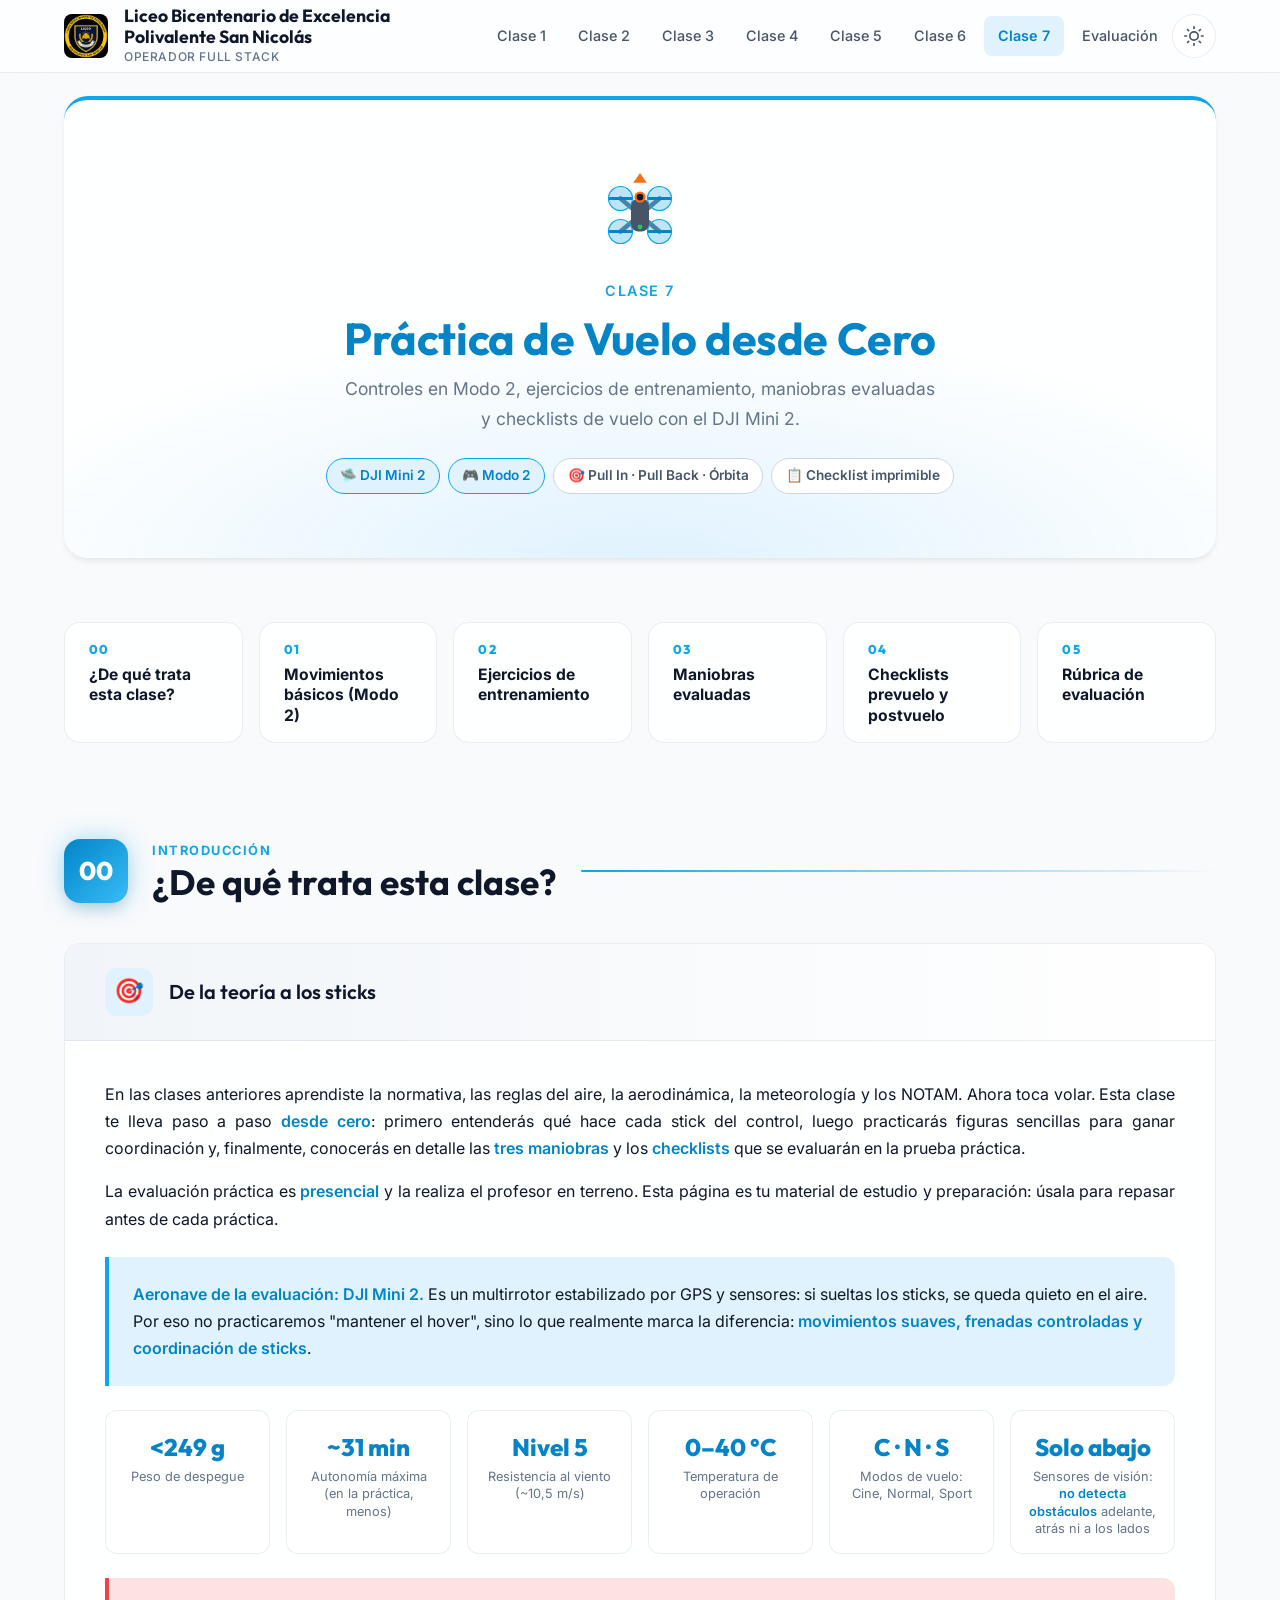
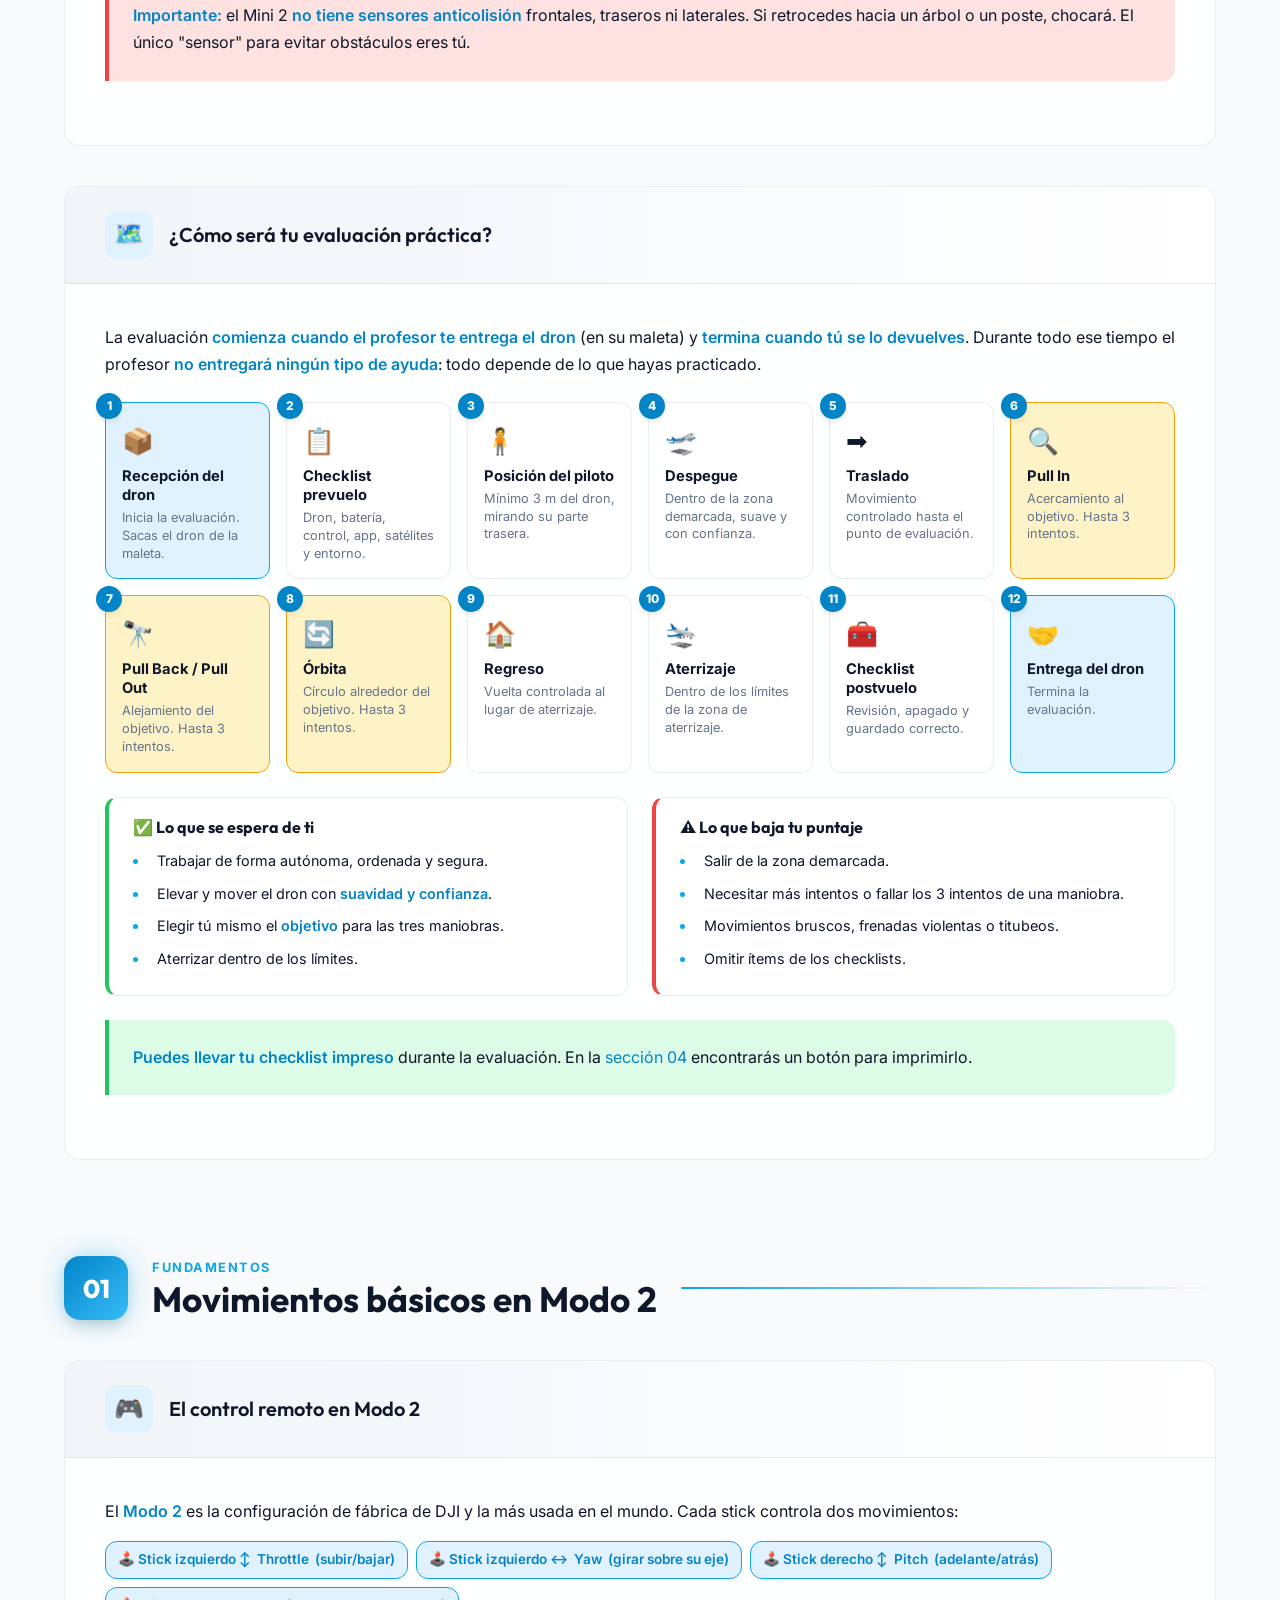
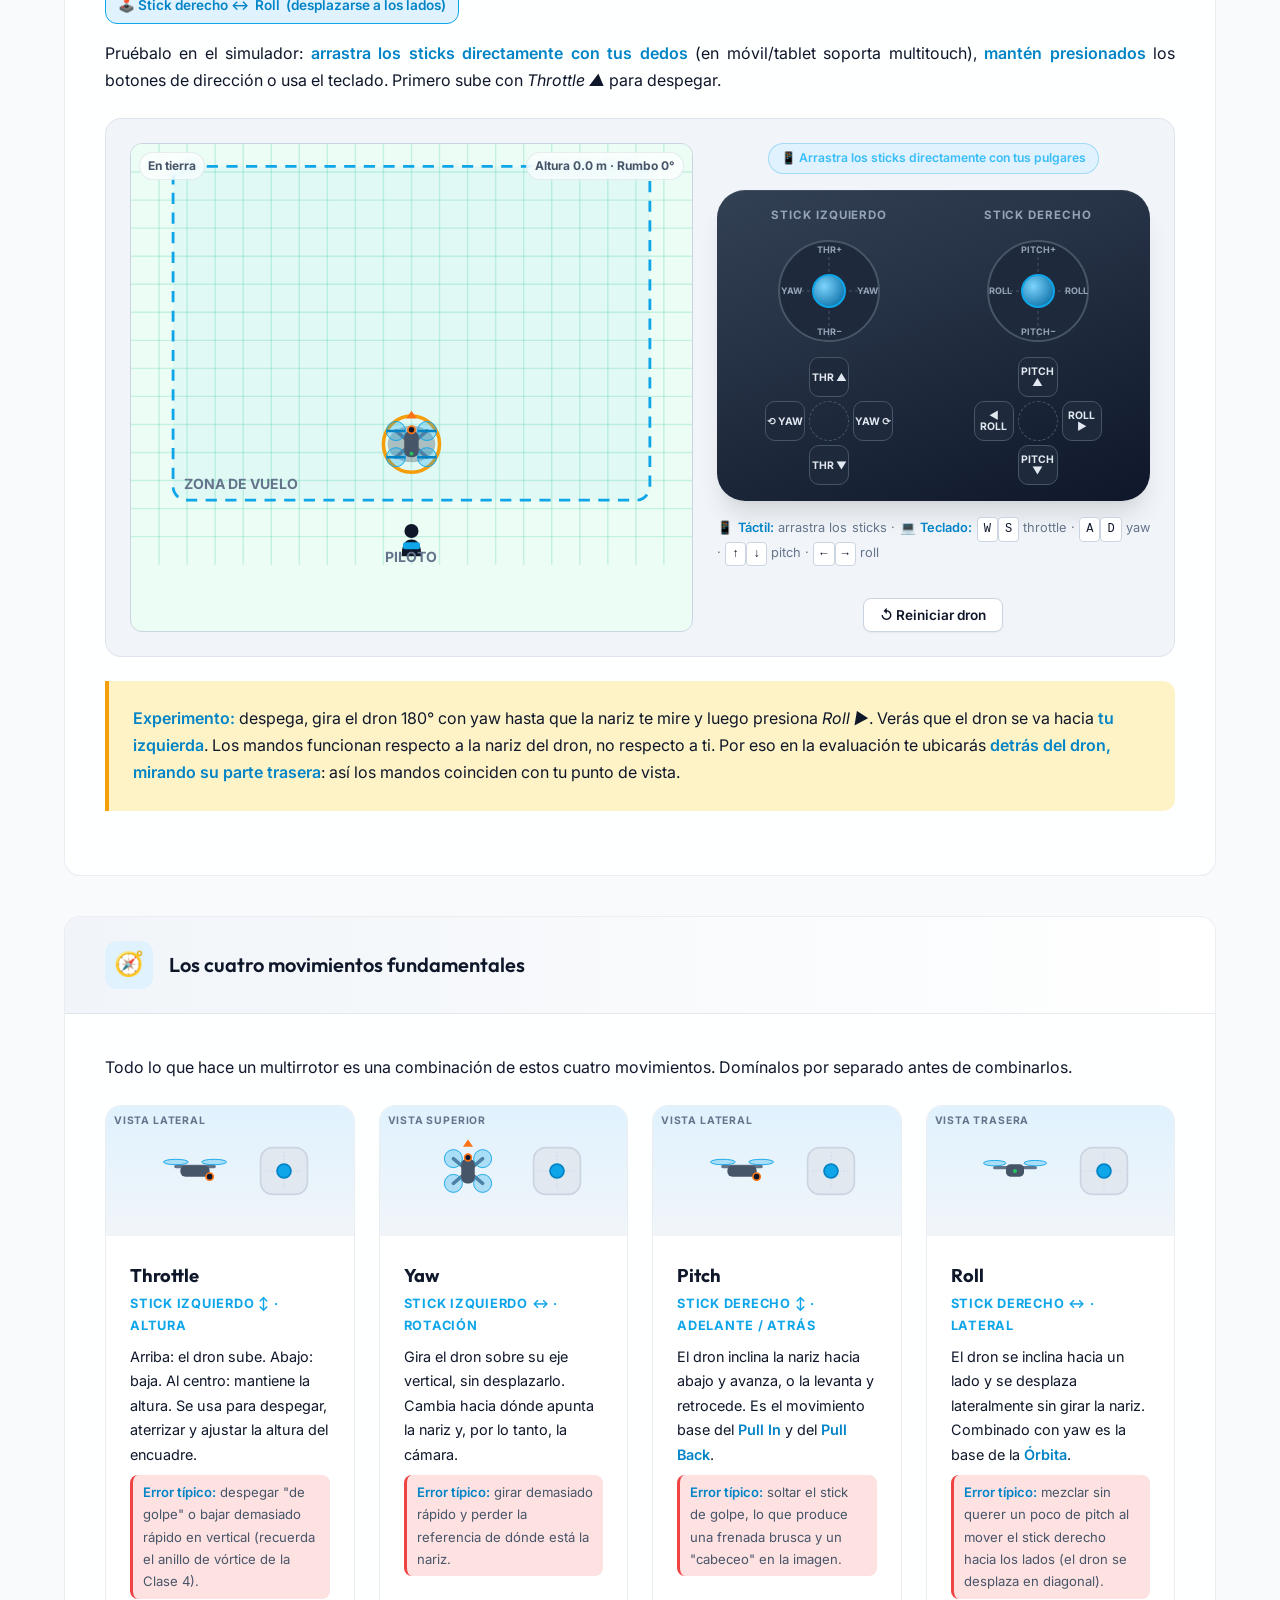
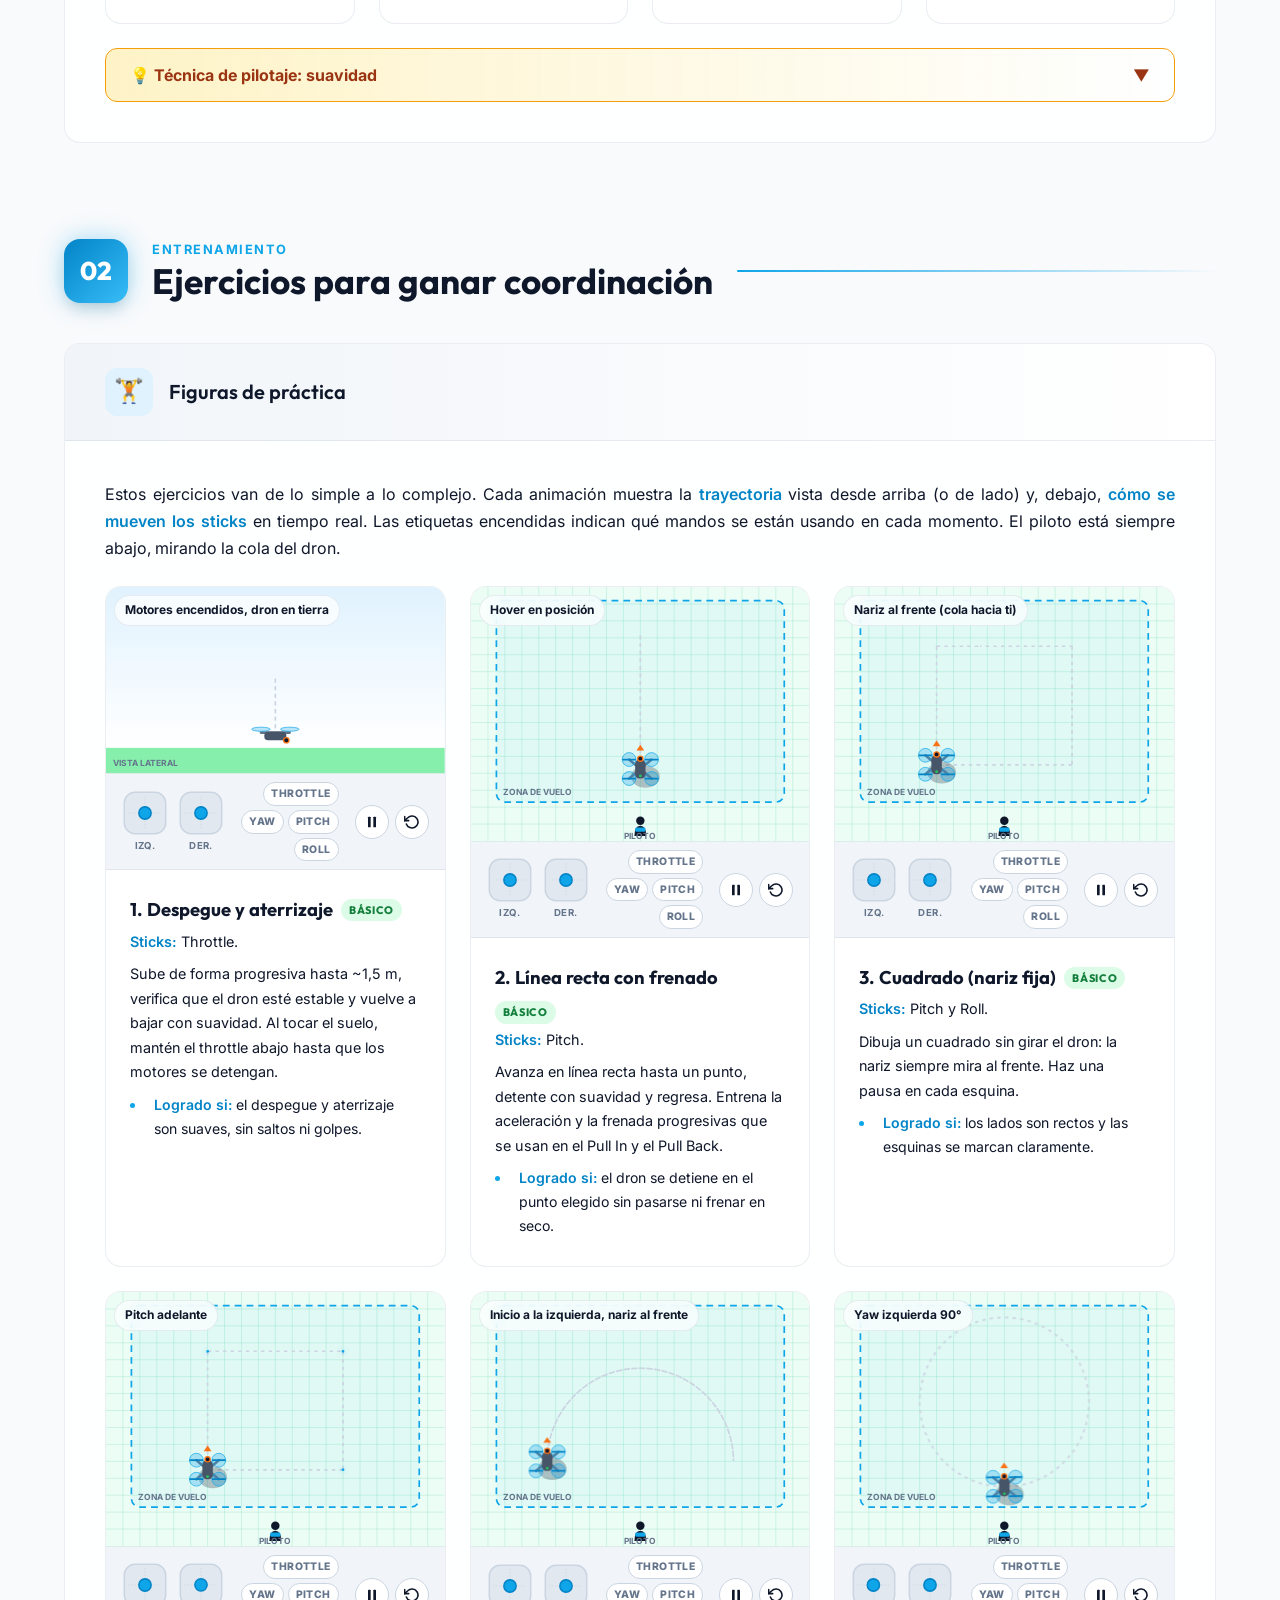
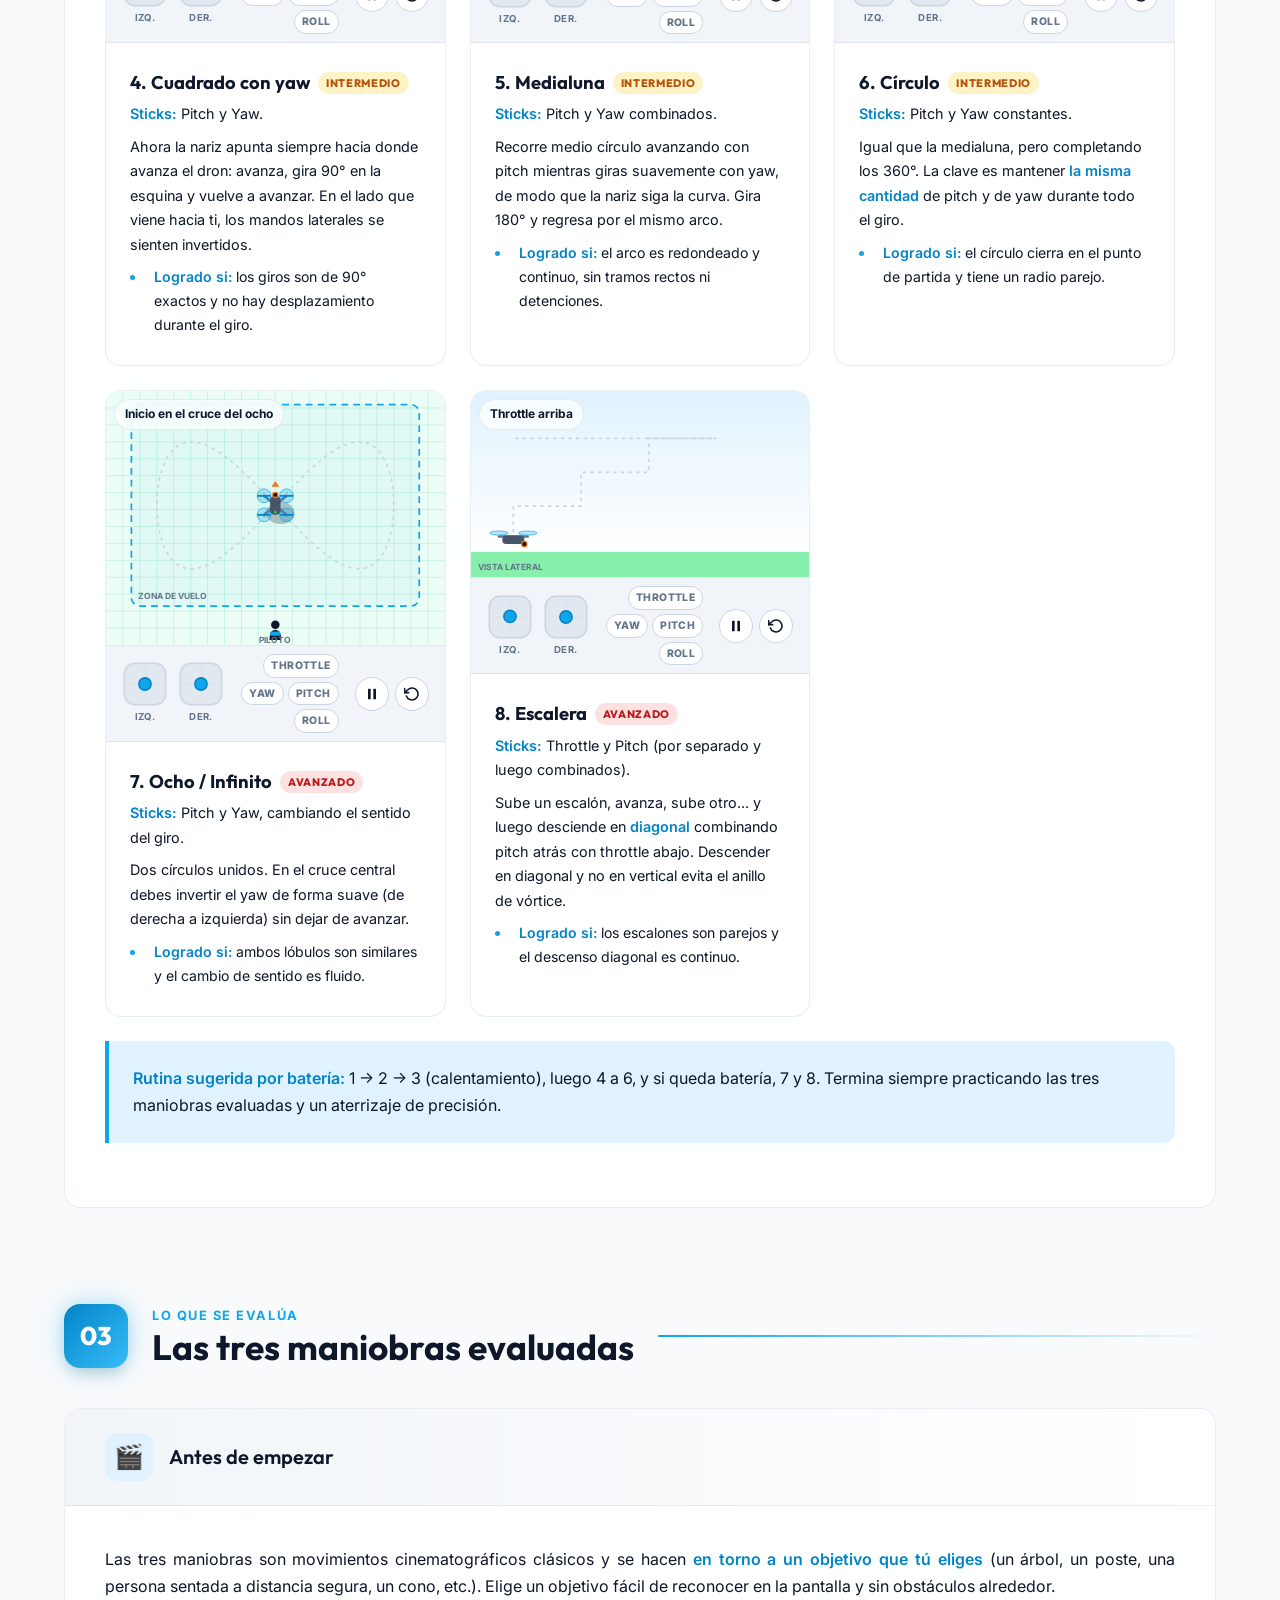
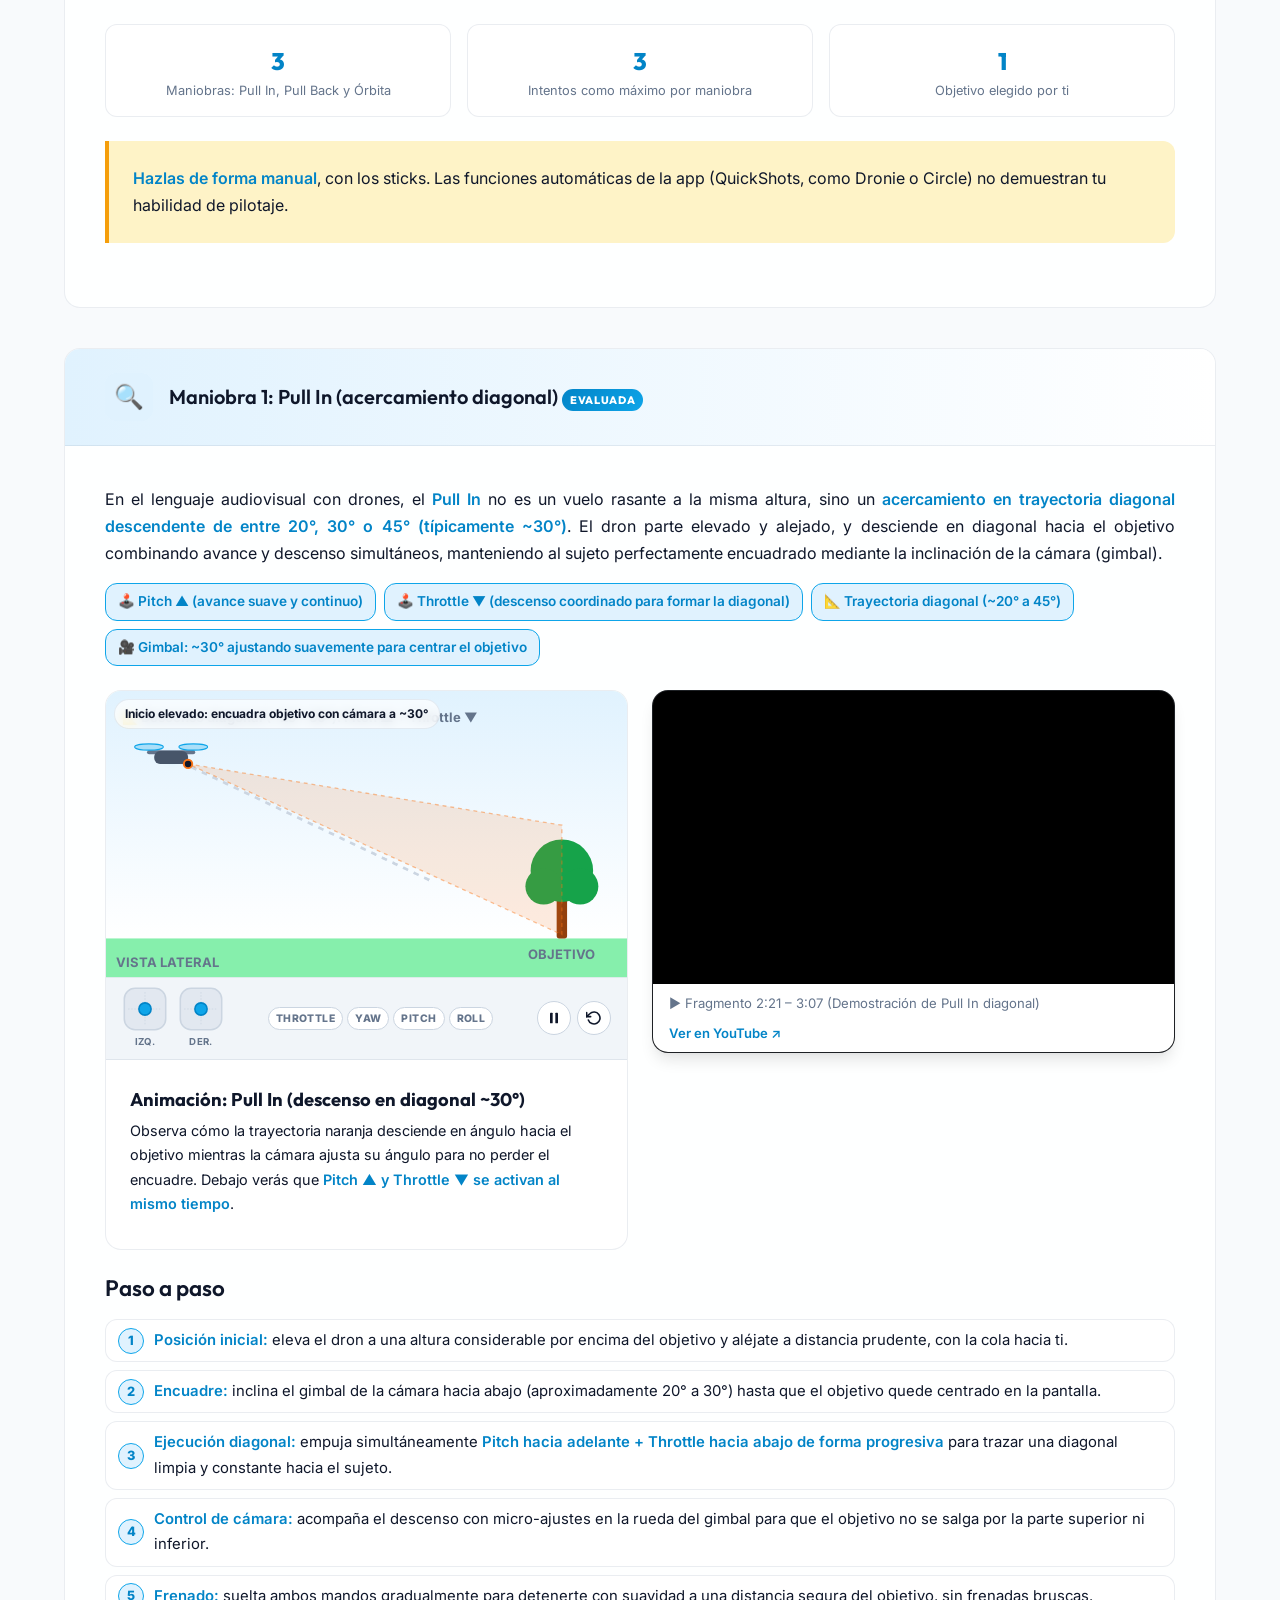
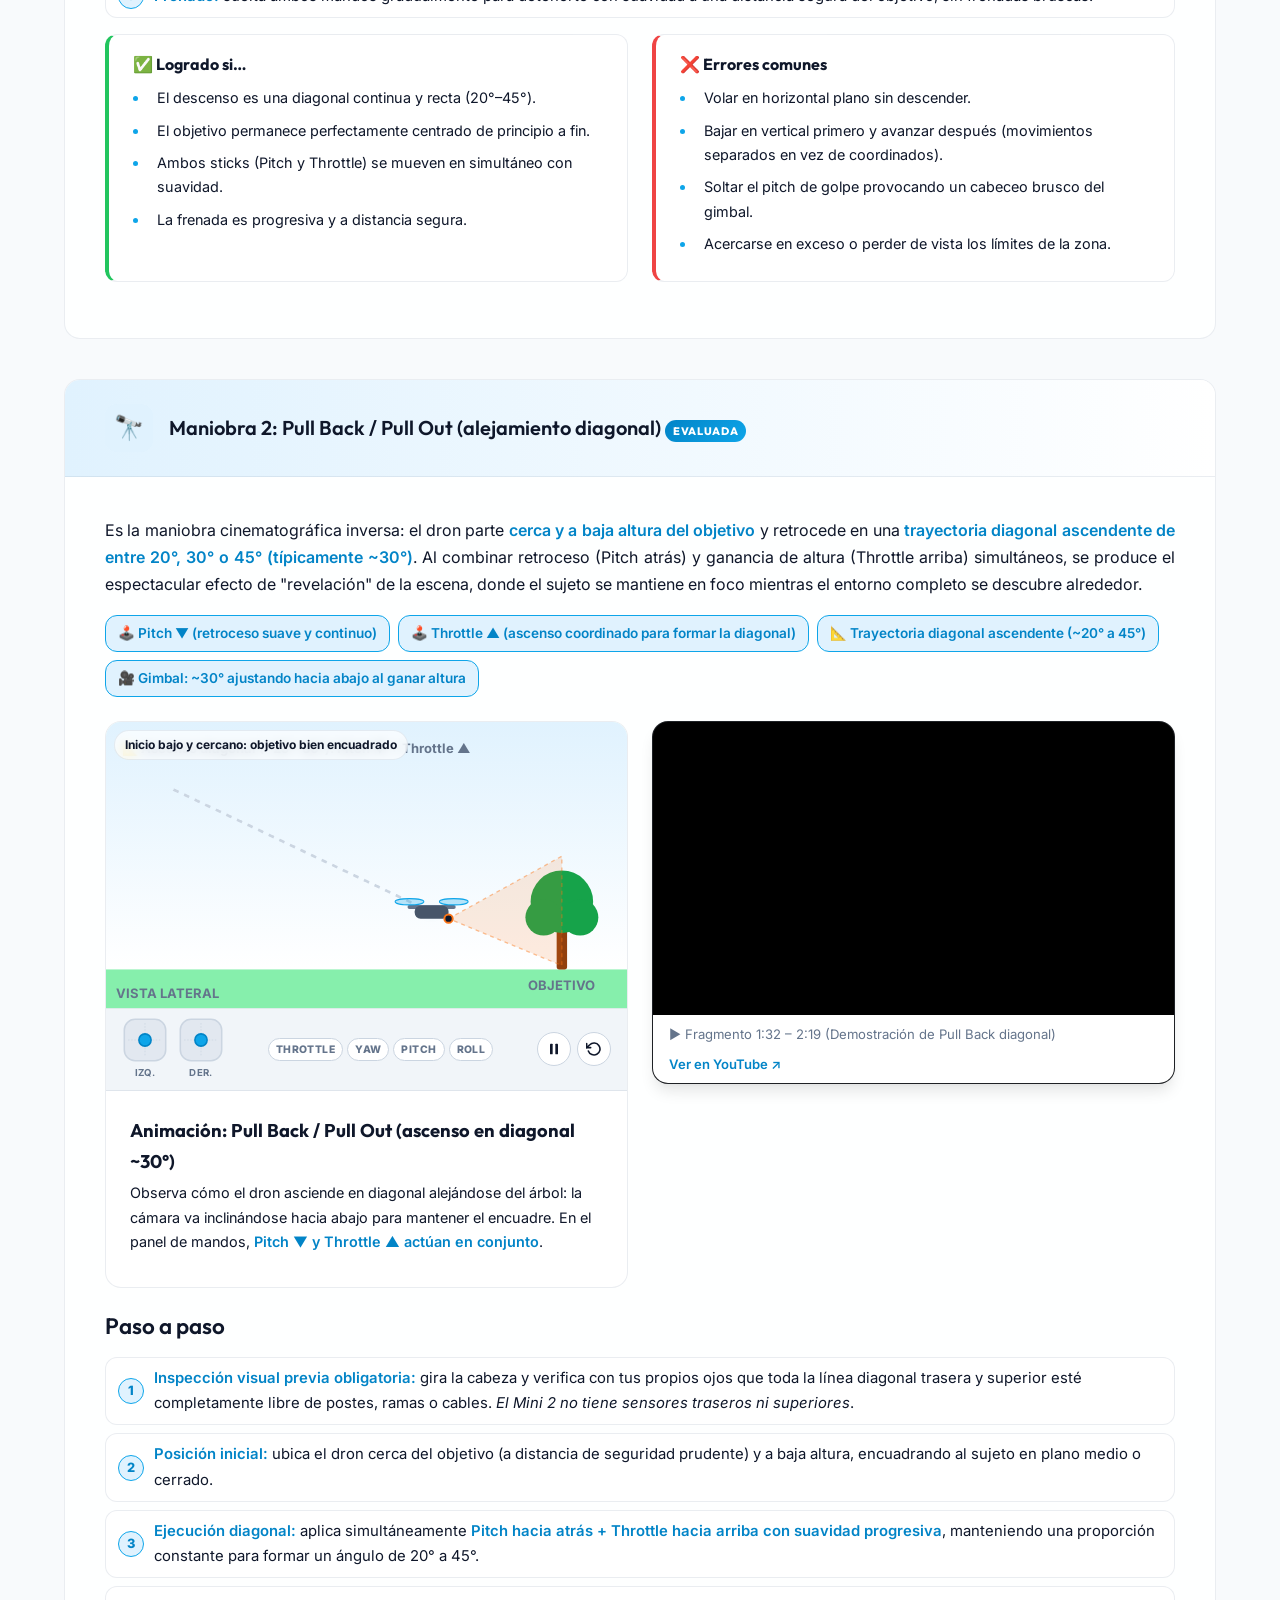
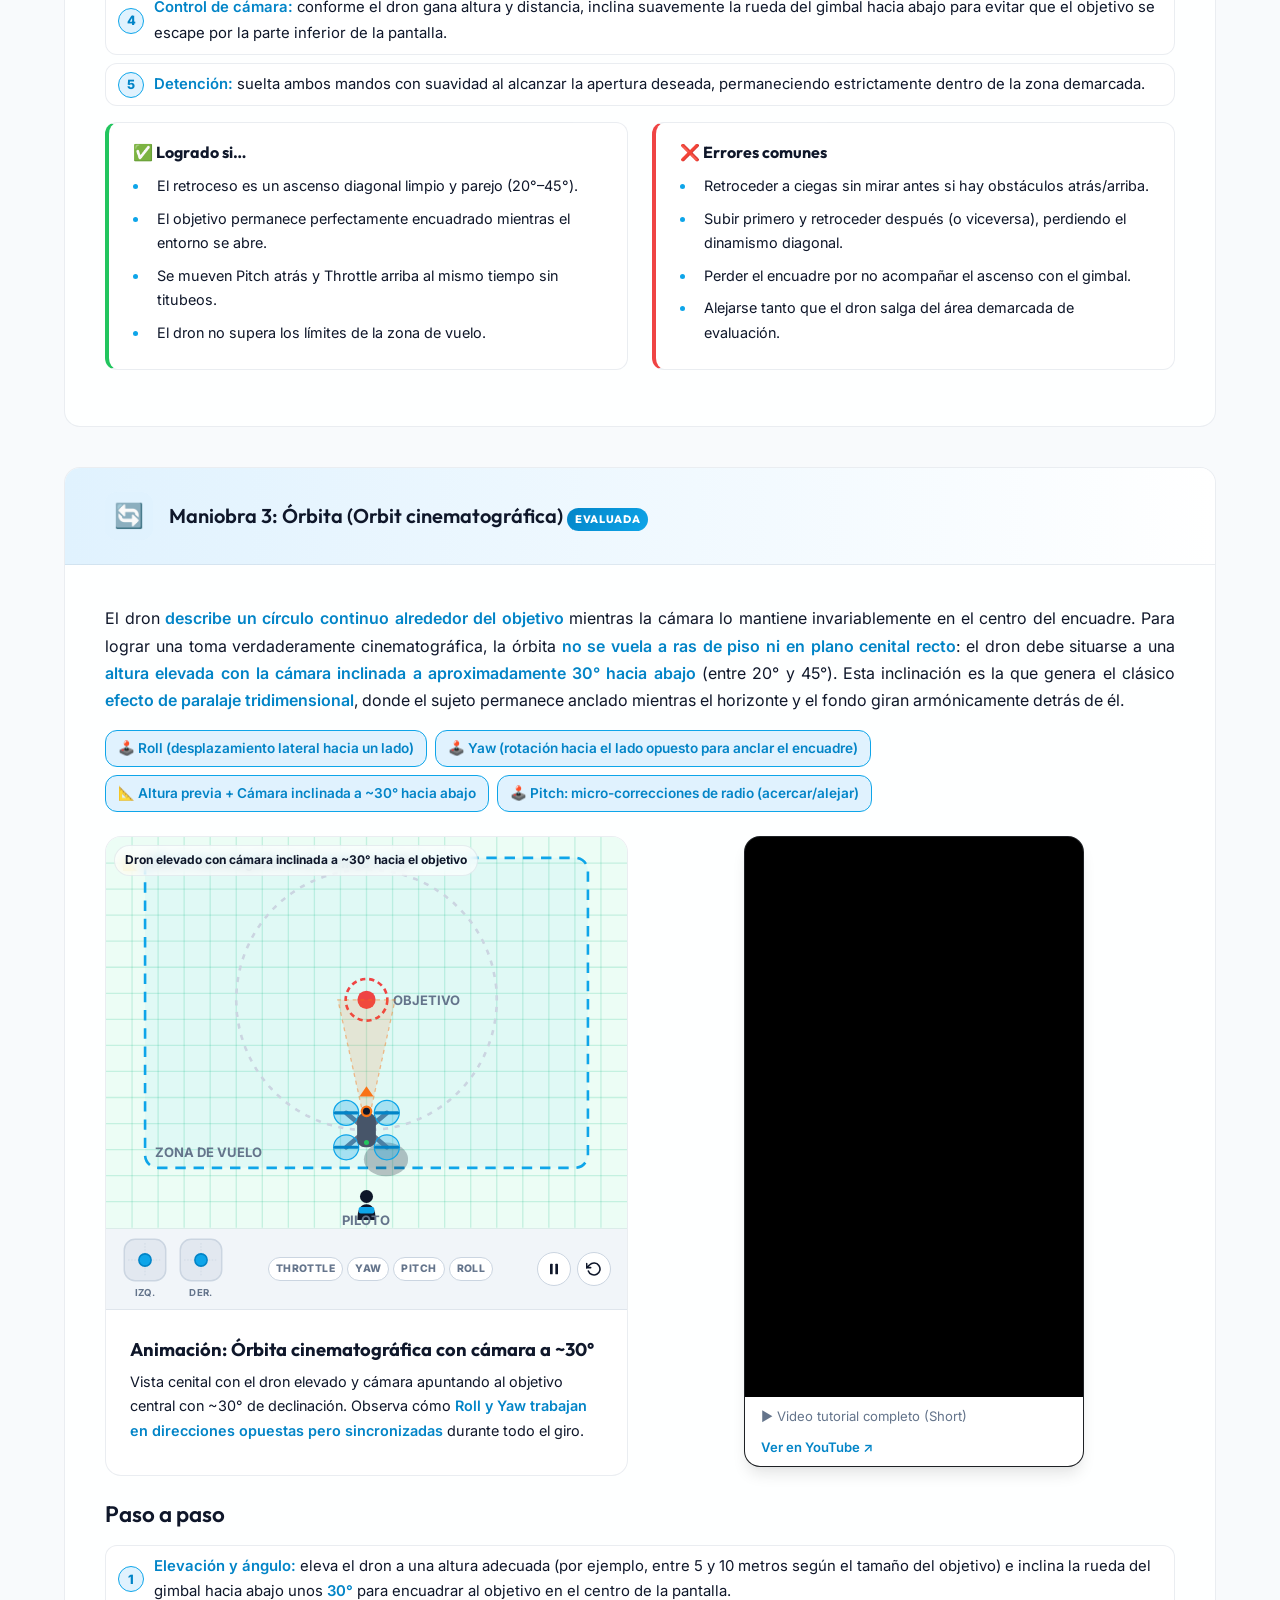
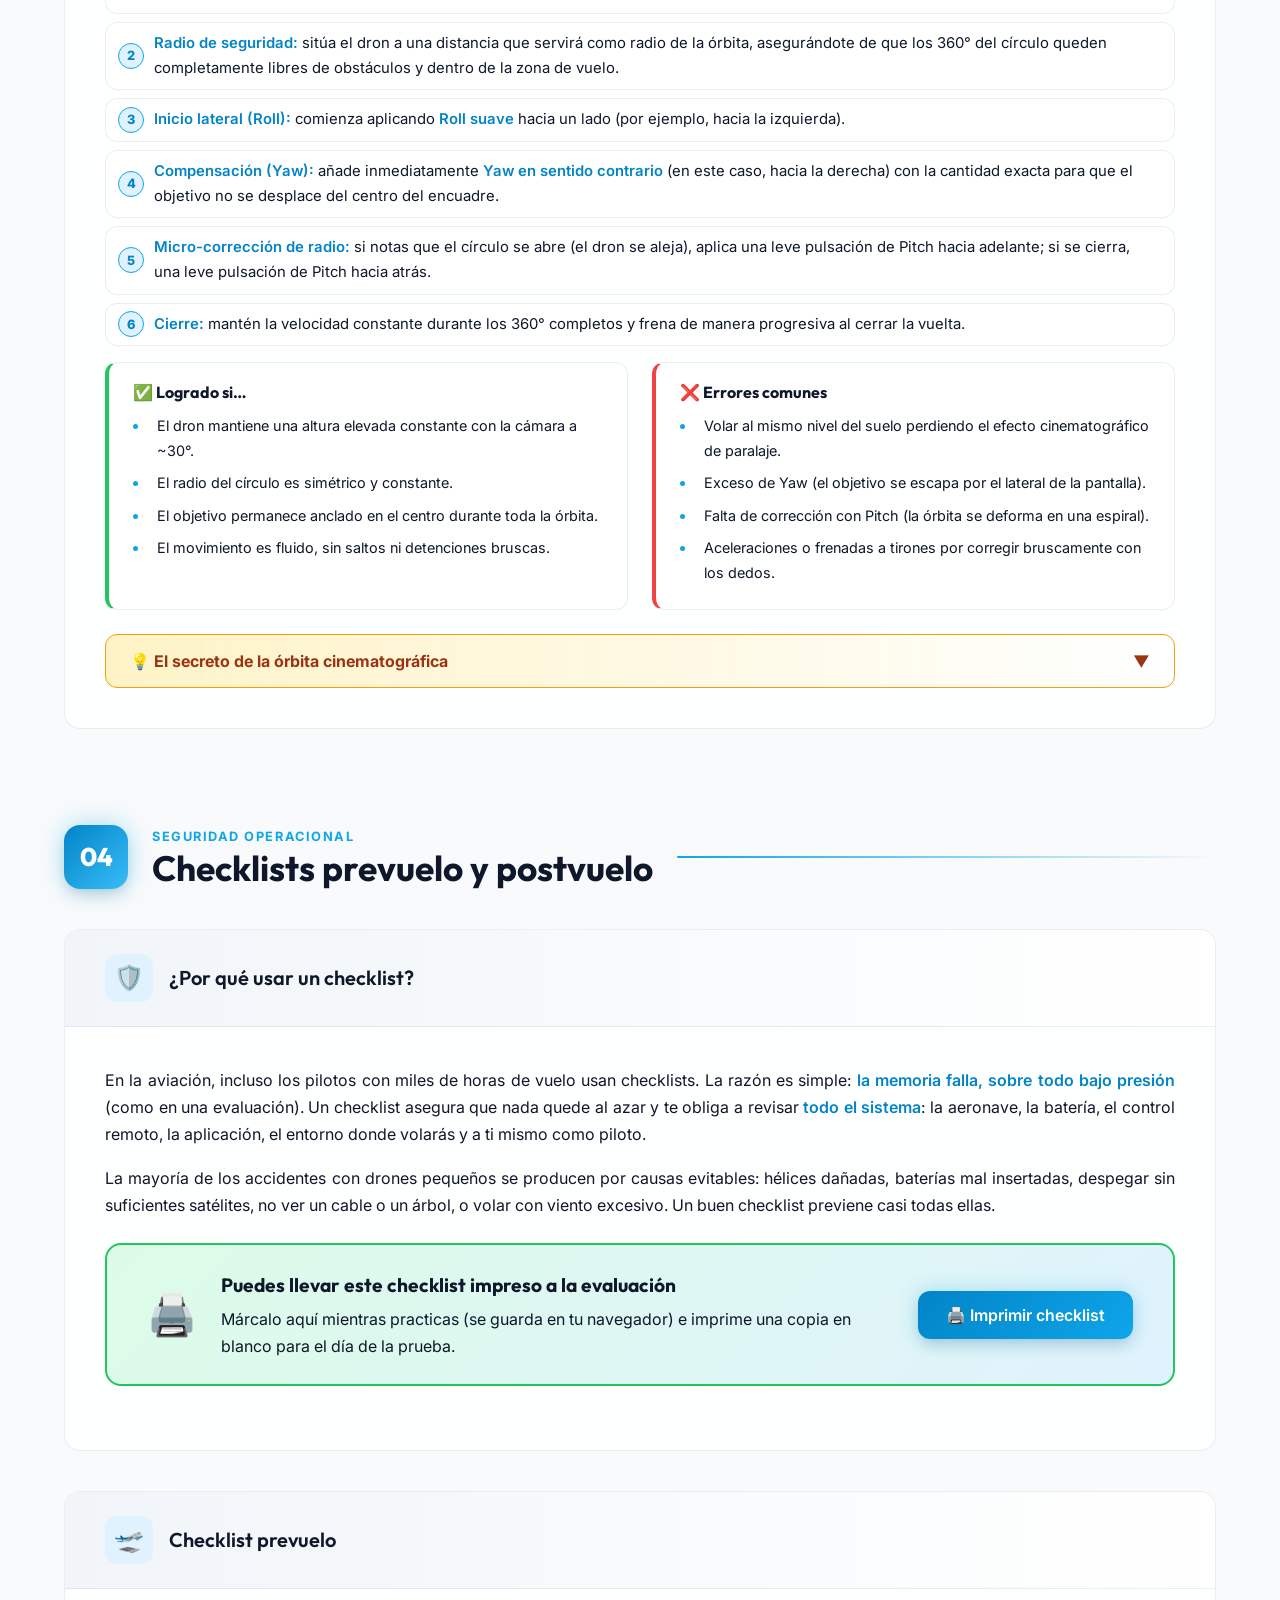
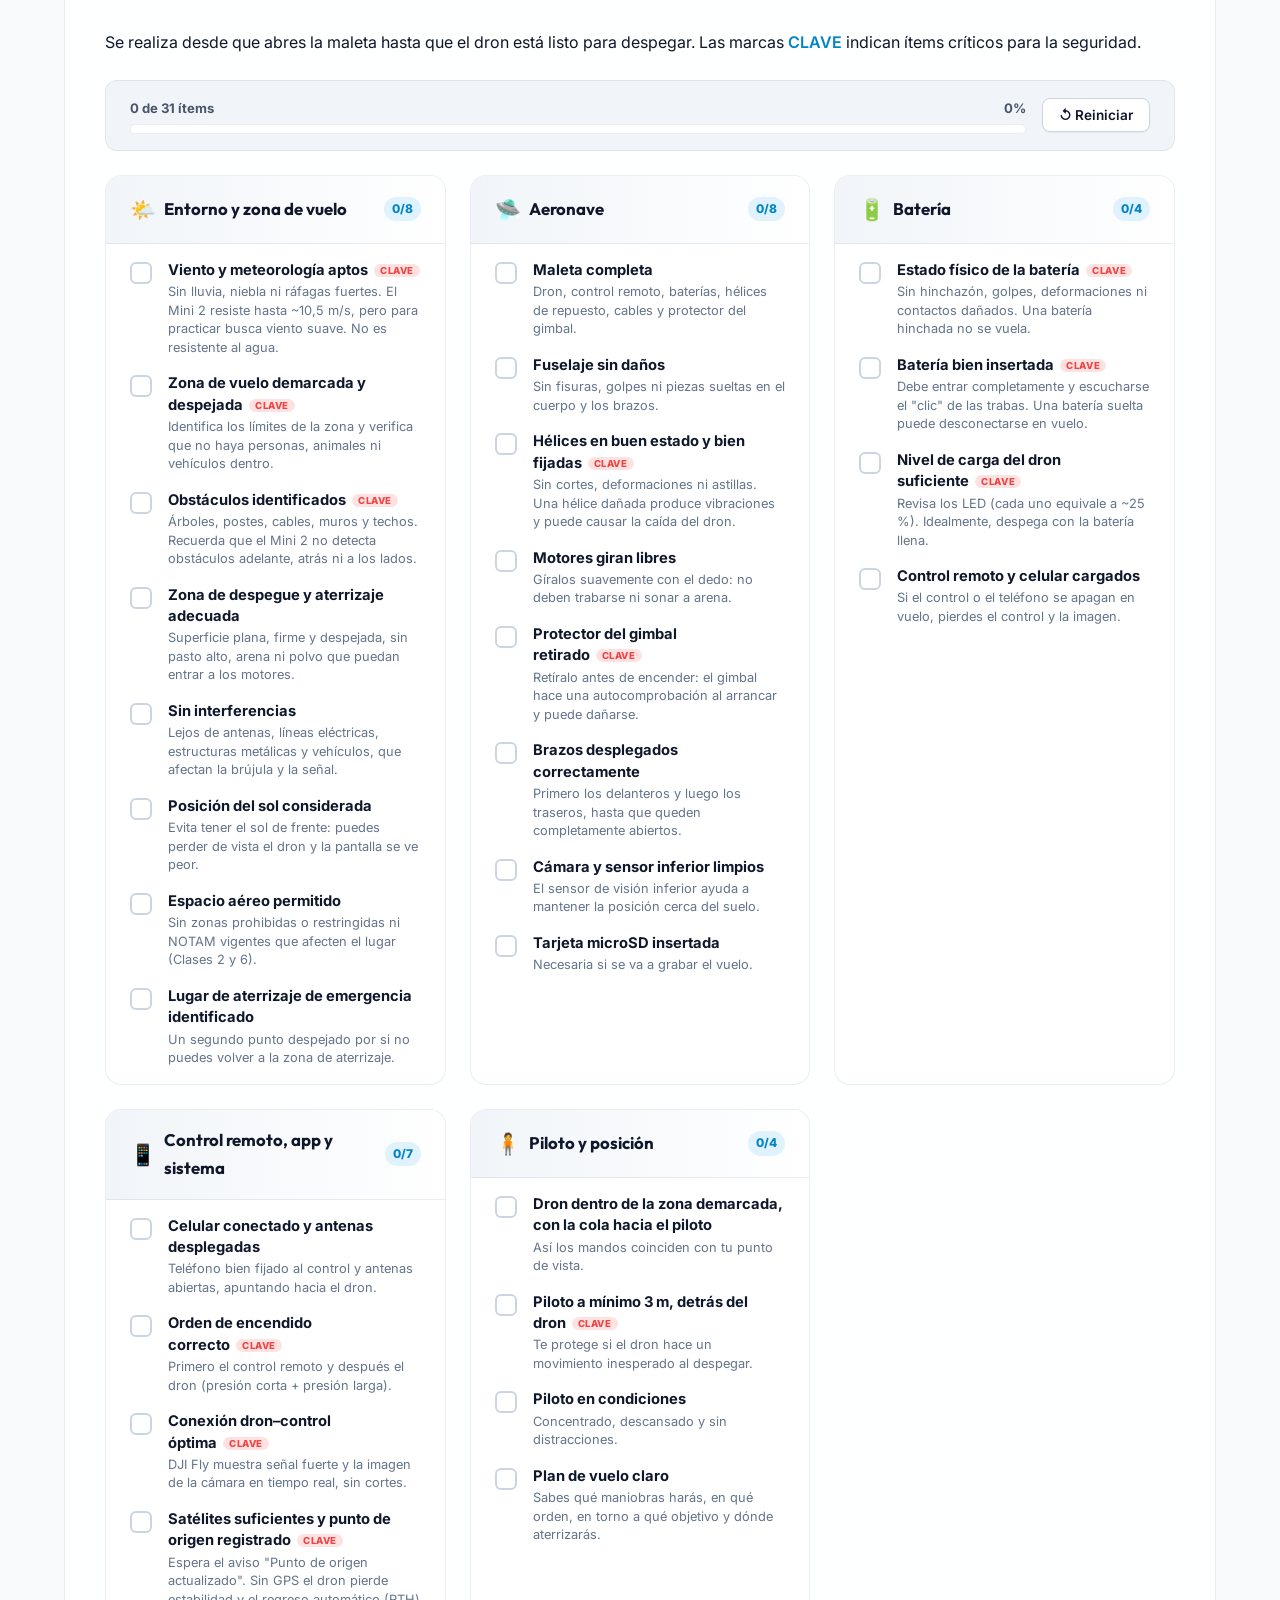
<file: clases/practica-vuelo.html>
<!DOCTYPE html>
<html lang="es">
<head>
  <meta charset="UTF-8">
  <meta name="viewport" content="width=device-width, initial-scale=1.0">
  <title>Clase 7: Práctica de Vuelo DJI Mini 2 | Operador Full Stack - DGAC - Liceo Bicentenario de Excelencia Polivalente San Nicolás</title>
  <meta name="description" content="Clase 7 de práctica de vuelo con DJI Mini 2: controles en Modo 2 (throttle, yaw, pitch, roll), ejercicios de entrenamiento, maniobras evaluadas Pull In, Pull Back y Órbita, checklists prevuelo y postvuelo.">
  <link rel="stylesheet" href="../assets/css/main.css">
  <link rel="stylesheet" href="../assets/css/animations.css">
  <link rel="stylesheet" href="../assets/css/practica.css">
</head>
<body>
  <nav class="navbar" role="navigation" aria-label="Navegación principal">
    <div class="navbar-inner">
      <a href="../index.html" class="navbar-brand">
        <img src="../assets/images/logo-liceo.webp" alt="Logo Liceo Bicentenario de Excelencia Polivalente San Nicolás" width="44" height="44">
        <div class="brand-text">
          <span class="brand-name">Liceo Bicentenario de Excelencia Polivalente San Nicolás</span>
          <span class="brand-sub">Operador Full Stack</span>
        </div>
      </a>
      <div class="navbar-nav" id="main-nav">
        <a href="marco-normativo.html" class="nav-link">Clase 1</a>
        <a href="reglas-aire.html" class="nav-link">Clase 2</a>
        <a href="areas-pobladas.html" class="nav-link">Clase 3</a>
        <a href="aerodinamica.html" class="nav-link">Clase 4</a>
        <a href="meteorologia.html" class="nav-link">Clase 5</a>
        <a href="notam.html" class="nav-link">Clase 6</a>
        <a href="practica-vuelo.html" class="nav-link active">Clase 7</a>
        <a href="../evaluacion.html" class="nav-link">Evaluación</a>
      </div>
      <div class="navbar-actions">
        <button class="theme-toggle" aria-label="Cambiar tema" title="Cambiar entre tema claro y oscuro">
          <svg class="sun-icon" viewBox="0 0 24 24" fill="none" stroke="currentColor" stroke-width="2" stroke-linecap="round" stroke-linejoin="round"><circle cx="12" cy="12" r="5"/><line x1="12" y1="1" x2="12" y2="3"/><line x1="12" y1="21" x2="12" y2="23"/><line x1="4.22" y1="4.22" x2="5.64" y2="5.64"/><line x1="18.36" y1="18.36" x2="19.78" y2="19.78"/><line x1="1" y1="12" x2="3" y2="12"/><line x1="21" y1="12" x2="23" y2="12"/><line x1="4.22" y1="19.78" x2="5.64" y2="18.36"/><line x1="18.36" y1="5.64" x2="19.78" y2="4.22"/></svg>
          <svg class="moon-icon" viewBox="0 0 24 24" fill="none" stroke="currentColor" stroke-width="2" stroke-linecap="round" stroke-linejoin="round" style="display:none"><path d="M21 12.79A9 9 0 1 1 11.21 3 7 7 0 0 0 21 12.79z"/></svg>
        </button>
        <button class="mobile-menu-btn" aria-label="Abrir menú" aria-expanded="false" aria-controls="main-nav">
          <svg width="24" height="24" viewBox="0 0 24 24" fill="none" stroke="currentColor" stroke-width="2" stroke-linecap="round" stroke-linejoin="round"><line x1="3" y1="12" x2="21" y2="12"/><line x1="3" y1="6" x2="21" y2="6"/><line x1="3" y1="18" x2="21" y2="18"/></svg>
        </button>
      </div>
    </div>
  </nav>

  <main class="container page-transition practica-page" style="padding-top: 96px; padding-bottom: var(--space-3xl);">

    <!-- ENCABEZADO -->
    <header class="page-header practica-hero reveal">
      <svg class="hero-drone float-animation" viewBox="-40 -34 80 60" aria-hidden="true">
        <g class="drone spinning">
          <g class="dr-rot">
            <line class="dr-arm" x1="-13" y1="-11" x2="13" y2="11"/>
            <line class="dr-arm" x1="13" y1="-11" x2="-13" y2="11"/>
            <circle class="dr-prop" cx="-13" cy="-11" r="8"/><line class="dr-blade" x1="-20" y1="-11" x2="-6" y2="-11"/>
            <circle class="dr-prop" cx="13" cy="-11" r="8"/><line class="dr-blade" x1="6" y1="-11" x2="20" y2="-11"/>
            <circle class="dr-prop" cx="-13" cy="11" r="8"/><line class="dr-blade" x1="-20" y1="11" x2="-6" y2="11"/>
            <circle class="dr-prop" cx="13" cy="11" r="8"/><line class="dr-blade" x1="6" y1="11" x2="20" y2="11"/>
            <rect class="dr-body" x="-6" y="-11" width="12" height="22" rx="5"/>
            <circle class="dr-led" cx="0" cy="8" r="1.6"/>
            <circle class="dr-cam" cx="0" cy="-12" r="3"/>
            <path class="dr-front" d="M0,-28 l-4.5,6.5 h9z"/>
          </g>
        </g>
      </svg>
      <p class="body-lg" style="color: var(--accent); font-weight: 600; text-transform: uppercase; letter-spacing: 0.1em; font-size: 0.9rem; margin-bottom: var(--space-sm);">Clase 7</p>
      <h1 class="heading-xl" style="font-family: var(--font-heading); color: var(--accent-dark); margin-bottom: var(--space-sm);">Práctica de Vuelo desde Cero</h1>
      <p>Controles en Modo 2, ejercicios de entrenamiento, maniobras evaluadas y checklists de vuelo con el DJI Mini 2.</p>
      <div class="chip-row">
        <span class="chip accent">🛸 DJI Mini 2</span>
        <span class="chip accent">🎮 Modo 2</span>
        <span class="chip">🎯 Pull In · Pull Back · Órbita</span>
        <span class="chip">📋 Checklist imprimible</span>
      </div>
    </header>

    <!-- ÍNDICE -->
    <nav class="toc-grid reveal" aria-label="Secciones de la clase">
      <a class="toc-item" href="#intro"><span class="toc-num">00</span><span class="toc-title">¿De qué trata esta clase?</span></a>
      <a class="toc-item" href="#basicos"><span class="toc-num">01</span><span class="toc-title">Movimientos básicos (Modo 2)</span></a>
      <a class="toc-item" href="#ejercicios"><span class="toc-num">02</span><span class="toc-title">Ejercicios de entrenamiento</span></a>
      <a class="toc-item" href="#maniobras"><span class="toc-num">03</span><span class="toc-title">Maniobras evaluadas</span></a>
      <a class="toc-item" href="#checklists"><span class="toc-num">04</span><span class="toc-title">Checklists prevuelo y postvuelo</span></a>
      <a class="toc-item" href="#rubrica"><span class="toc-num">05</span><span class="toc-title">Rúbrica de evaluación</span></a>
    </nav>

    <!-- ============ 00 INTRODUCCIÓN ============ -->
    <div class="section-divider reveal" id="intro">
      <div class="sd-num">00</div>
      <div>
        <div class="sd-kicker">Introducción</div>
        <h2>¿De qué trata esta clase?</h2>
      </div>
      <div class="sd-line"></div>
    </div>

    <article class="card reveal">
      <div class="card-header">
        <div class="card-icon">🎯</div>
        <h3>De la teoría a los sticks</h3>
      </div>
      <div class="card-body">
        <p>En las clases anteriores aprendiste la normativa, las reglas del aire, la aerodinámica, la meteorología y los NOTAM. Ahora toca volar. Esta clase te lleva paso a paso <strong>desde cero</strong>: primero entenderás qué hace cada stick del control, luego practicarás figuras sencillas para ganar coordinación y, finalmente, conocerás en detalle las <strong>tres maniobras</strong> y los <strong>checklists</strong> que se evaluarán en la prueba práctica.</p>
        <p>La evaluación práctica es <strong>presencial</strong> y la realiza el profesor en terreno. Esta página es tu material de estudio y preparación: úsala para repasar antes de cada práctica.</p>

        <div class="alert-box alert-info">
          <strong>Aeronave de la evaluación: DJI Mini 2.</strong> Es un multirrotor estabilizado por GPS y sensores: si sueltas los sticks, se queda quieto en el aire. Por eso no practicaremos "mantener el hover", sino lo que realmente marca la diferencia: <strong>movimientos suaves, frenadas controladas y coordinación de sticks</strong>.
        </div>

        <div class="fact-grid">
          <div class="fact"><span class="fact-value">&lt;249 g</span><span class="fact-label">Peso de despegue</span></div>
          <div class="fact"><span class="fact-value">~31 min</span><span class="fact-label">Autonomía máxima (en la práctica, menos)</span></div>
          <div class="fact"><span class="fact-value">Nivel 5</span><span class="fact-label">Resistencia al viento (~10,5 m/s)</span></div>
          <div class="fact"><span class="fact-value">0–40 °C</span><span class="fact-label">Temperatura de operación</span></div>
          <div class="fact"><span class="fact-value">C · N · S</span><span class="fact-label">Modos de vuelo: Cine, Normal, Sport</span></div>
          <div class="fact"><span class="fact-value">Solo abajo</span><span class="fact-label">Sensores de visión: <strong>no detecta obstáculos</strong> adelante, atrás ni a los lados</span></div>
        </div>

        <div class="alert-box alert-danger">
          <strong>Importante:</strong> el Mini 2 <strong>no tiene sensores anticolisión</strong> frontales, traseros ni laterales. Si retrocedes hacia un árbol o un poste, chocará. El único "sensor" para evitar obstáculos eres tú.
        </div>
      </div>
    </article>

    <article class="card reveal">
      <div class="card-header">
        <div class="card-icon">🗺️</div>
        <h3>¿Cómo será tu evaluación práctica?</h3>
      </div>
      <div class="card-body">
        <p>La evaluación <strong>comienza cuando el profesor te entrega el dron</strong> (en su maleta) y <strong>termina cuando tú se lo devuelves</strong>. Durante todo ese tiempo el profesor <strong>no entregará ningún tipo de ayuda</strong>: todo depende de lo que hayas practicado.</p>

        <ol class="eval-timeline" aria-label="Etapas de la evaluación práctica">
          <li class="tl-start"><span class="tl-icon">📦</span><span class="tl-title">Recepción del dron</span><span class="tl-desc">Inicia la evaluación. Sacas el dron de la maleta.</span></li>
          <li><span class="tl-icon">📋</span><span class="tl-title">Checklist prevuelo</span><span class="tl-desc">Dron, batería, control, app, satélites y entorno.</span></li>
          <li><span class="tl-icon">🧍</span><span class="tl-title">Posición del piloto</span><span class="tl-desc">Mínimo 3 m del dron, mirando su parte trasera.</span></li>
          <li><span class="tl-icon">🛫</span><span class="tl-title">Despegue</span><span class="tl-desc">Dentro de la zona demarcada, suave y con confianza.</span></li>
          <li><span class="tl-icon">➡️</span><span class="tl-title">Traslado</span><span class="tl-desc">Movimiento controlado hasta el punto de evaluación.</span></li>
          <li class="tl-eval"><span class="tl-icon">🔍</span><span class="tl-title">Pull In</span><span class="tl-desc">Acercamiento al objetivo. Hasta 3 intentos.</span></li>
          <li class="tl-eval"><span class="tl-icon">🔭</span><span class="tl-title">Pull Back / Pull Out</span><span class="tl-desc">Alejamiento del objetivo. Hasta 3 intentos.</span></li>
          <li class="tl-eval"><span class="tl-icon">🔄</span><span class="tl-title">Órbita</span><span class="tl-desc">Círculo alrededor del objetivo. Hasta 3 intentos.</span></li>
          <li><span class="tl-icon">🏠</span><span class="tl-title">Regreso</span><span class="tl-desc">Vuelta controlada al lugar de aterrizaje.</span></li>
          <li><span class="tl-icon">🛬</span><span class="tl-title">Aterrizaje</span><span class="tl-desc">Dentro de los límites de la zona de aterrizaje.</span></li>
          <li><span class="tl-icon">🧰</span><span class="tl-title">Checklist postvuelo</span><span class="tl-desc">Revisión, apagado y guardado correcto.</span></li>
          <li class="tl-end"><span class="tl-icon">🤝</span><span class="tl-title">Entrega del dron</span><span class="tl-desc">Termina la evaluación.</span></li>
        </ol>

        <div class="two-col">
          <div class="mini-panel ok">
            <h5>✅ Lo que se espera de ti</h5>
            <ul>
              <li>Trabajar de forma autónoma, ordenada y segura.</li>
              <li>Elevar y mover el dron con <strong>suavidad y confianza</strong>.</li>
              <li>Elegir tú mismo el <strong>objetivo</strong> para las tres maniobras.</li>
              <li>Aterrizar dentro de los límites.</li>
            </ul>
          </div>
          <div class="mini-panel bad">
            <h5>⚠️ Lo que baja tu puntaje</h5>
            <ul>
              <li>Salir de la zona demarcada.</li>
              <li>Necesitar más intentos o fallar los 3 intentos de una maniobra.</li>
              <li>Movimientos bruscos, frenadas violentas o titubeos.</li>
              <li>Omitir ítems de los checklists.</li>
            </ul>
          </div>
        </div>

        <div class="alert-box alert-success">
          <strong>Puedes llevar tu checklist impreso</strong> durante la evaluación. En la <a href="#checklists">sección 04</a> encontrarás un botón para imprimirlo.
        </div>
      </div>
    </article>

    <!-- ============ 01 MOVIMIENTOS BÁSICOS ============ -->
    <div class="section-divider reveal" id="basicos">
      <div class="sd-num">01</div>
      <div>
        <div class="sd-kicker">Fundamentos</div>
        <h2>Movimientos básicos en Modo 2</h2>
      </div>
      <div class="sd-line"></div>
    </div>

    <article class="card reveal">
      <div class="card-header">
        <div class="card-icon">🎮</div>
        <h3>El control remoto en Modo 2</h3>
      </div>
      <div class="card-body">
        <p>El <strong>Modo 2</strong> es la configuración de fábrica de DJI y la más usada en el mundo. Cada stick controla dos movimientos:</p>
        <div class="stick-recipe">
          <span>🕹️ Stick izquierdo ↕ <strong>Throttle</strong> (subir/bajar)</span>
          <span>🕹️ Stick izquierdo ↔ <strong>Yaw</strong> (girar sobre su eje)</span>
          <span>🕹️ Stick derecho ↕ <strong>Pitch</strong> (adelante/atrás)</span>
          <span>🕹️ Stick derecho ↔ <strong>Roll</strong> (desplazarse a los lados)</span>
        </div>
        <p>Pruébalo en el simulador: <strong>arrastra los sticks directamente con tus dedos</strong> (en móvil/tablet soporta multitouch), <strong>mantén presionados</strong> los botones de dirección o usa el teclado. Primero sube con <em>Throttle ▲</em> para despegar.</p>

        <div class="sim" id="sim-modo2" tabindex="0" aria-label="Simulador interactivo de control Modo 2">
          <div class="sim-arena">
            <div class="sim-hud"><span data-hud="state">En tierra</span><span data-hud="alt">Altura 0.0 m</span></div>
            <div class="sim-hint">⚠️ El dron te está mirando: ahora pitch y roll se sienten <strong>invertidos</strong> respecto a ti.</div>
          </div>
          <div class="rc">
            <div class="rc-touch-tip">📱 Arrastra los sticks directamente con tus pulgares</div>
            <div class="rc-body">
              <div class="rc-side">
                <span class="rc-side-title">Stick izquierdo</span>
                <svg class="rc-stick" id="rc-left" viewBox="0 0 120 120" role="slider" aria-label="Stick izquierdo: Throttle y Yaw">
                  <defs>
                    <radialGradient id="knobGrad" cx="0.35" cy="0.35" r="0.8">
                      <stop offset="0" stop-color="#7dd3fc"/>
                      <stop offset="1" stop-color="#0369a1"/>
                    </radialGradient>
                  </defs>
                  <circle class="well" cx="60" cy="60" r="50"/>
                  <line class="cross" x1="60" y1="14" x2="60" y2="106"/>
                  <line class="cross" x1="14" y1="60" x2="106" y2="60"/>
                  <text class="lbl" x="60" y="22" text-anchor="middle">THR+</text>
                  <text class="lbl" x="60" y="104" text-anchor="middle">THR−</text>
                  <text class="lbl" x="22" y="63" text-anchor="middle">YAW</text>
                  <text class="lbl" x="98" y="63" text-anchor="middle">YAW</text>
                  <circle class="knob" cx="60" cy="60" r="16"/>
                </svg>
                <div class="dpad">
                  <button type="button" class="up" data-ax="t" data-v="1" aria-label="Throttle arriba">THR ▲</button>
                  <button type="button" class="left" data-ax="y" data-v="-1" aria-label="Yaw izquierda">⟲ YAW</button>
                  <span class="center" aria-hidden="true"></span>
                  <button type="button" class="right" data-ax="y" data-v="1" aria-label="Yaw derecha">YAW ⟳</button>
                  <button type="button" class="down" data-ax="t" data-v="-1" aria-label="Throttle abajo">THR ▼</button>
                </div>
              </div>
              <div class="rc-side">
                <span class="rc-side-title">Stick derecho</span>
                <svg class="rc-stick" id="rc-right" viewBox="0 0 120 120" role="slider" aria-label="Stick derecho: Pitch y Roll">
                  <circle class="well" cx="60" cy="60" r="50"/>
                  <line class="cross" x1="60" y1="14" x2="60" y2="106"/>
                  <line class="cross" x1="14" y1="60" x2="106" y2="60"/>
                  <text class="lbl" x="60" y="22" text-anchor="middle">PITCH+</text>
                  <text class="lbl" x="60" y="104" text-anchor="middle">PITCH−</text>
                  <text class="lbl" x="22" y="63" text-anchor="middle">ROLL</text>
                  <text class="lbl" x="98" y="63" text-anchor="middle">ROLL</text>
                  <circle class="knob" cx="60" cy="60" r="16"/>
                </svg>
                <div class="dpad">
                  <button type="button" class="up" data-ax="p" data-v="1" aria-label="Pitch adelante">PITCH ▲</button>
                  <button type="button" class="left" data-ax="r" data-v="-1" aria-label="Roll izquierda">◀ ROLL</button>
                  <span class="center" aria-hidden="true"></span>
                  <button type="button" class="right" data-ax="r" data-v="1" aria-label="Roll derecha">ROLL ▶</button>
                  <button type="button" class="down" data-ax="p" data-v="-1" aria-label="Pitch atrás">PITCH ▼</button>
                </div>
              </div>
            </div>
            <p class="sim-legend">📱 <strong>Táctil:</strong> arrastra los sticks · 💻 <strong>Teclado:</strong> <kbd>W</kbd><kbd>S</kbd> throttle · <kbd>A</kbd><kbd>D</kbd> yaw · <kbd>↑</kbd><kbd>↓</kbd> pitch · <kbd>←</kbd><kbd>→</kbd> roll</p>
            <div class="sim-actions">
              <button type="button" class="btn btn-secondary btn-sm" data-sim="reset">↺ Reiniciar dron</button>
            </div>
          </div>
        </div>

        <div class="alert-box alert-warning">
          <strong>Experimento:</strong> despega, gira el dron 180° con yaw hasta que la nariz te mire y luego presiona <em>Roll ▶</em>. Verás que el dron se va hacia <strong>tu izquierda</strong>. Los mandos funcionan respecto a la nariz del dron, no respecto a ti. Por eso en la evaluación te ubicarás <strong>detrás del dron, mirando su parte trasera</strong>: así los mandos coinciden con tu punto de vista.
        </div>
      </div>
    </article>

    <article class="card reveal">
      <div class="card-header">
        <div class="card-icon">🧭</div>
        <h3>Los cuatro movimientos fundamentales</h3>
      </div>
      <div class="card-body">
        <p>Todo lo que hace un multirrotor es una combinación de estos cuatro movimientos. Domínalos por separado antes de combinarlos.</p>

        <div class="axis-grid">
          <!-- THROTTLE -->
          <div class="axis-card anim-throttle">
            <div class="axis-stage">
              <span class="view-tag">Vista lateral</span>
              <svg class="ax-drone" viewBox="-40 -40 80 80" aria-hidden="true">
                <g class="ax-d spinning">
                  <line class="dr-arm" x1="-17" y1="-4" x2="17" y2="-4"/>
                  <ellipse class="dr-prop" cx="-17" cy="-8" rx="11" ry="2.4"/>
                  <ellipse class="dr-prop" cx="17" cy="-8" rx="11" ry="2.4"/>
                  <rect class="dr-body" x="-13" y="-5" width="26" height="10" rx="4.5"/>
                  <circle class="dr-cam" cx="13" cy="5" r="3.2"/>
                </g>
              </svg>
              <svg class="ax-stick" viewBox="0 0 60 60" aria-hidden="true"><rect class="well" x="3" y="3" width="54" height="54" rx="14"/><line class="cross" x1="30" y1="8" x2="30" y2="52"/><line class="cross" x1="8" y1="30" x2="52" y2="30"/><circle class="knob" cx="30" cy="30" r="8"/></svg>
            </div>
            <div class="axis-body">
              <h4>Throttle</h4>
              <span class="axis-sub">Stick izquierdo ↕ · Altura</span>
              <p>Arriba: el dron sube. Abajo: baja. Al centro: mantiene la altura. Se usa para despegar, aterrizar y ajustar la altura del encuadre.</p>
              <div class="axis-err"><strong>Error típico:</strong> despegar "de golpe" o bajar demasiado rápido en vertical (recuerda el anillo de vórtice de la Clase 4).</div>
            </div>
          </div>

          <!-- YAW -->
          <div class="axis-card anim-yaw">
            <div class="axis-stage">
              <span class="view-tag">Vista superior</span>
              <svg class="ax-drone" viewBox="-40 -40 80 80" aria-hidden="true">
                <g class="ax-d spinning">
                  <line class="dr-arm" x1="-13" y1="-11" x2="13" y2="11"/>
                  <line class="dr-arm" x1="13" y1="-11" x2="-13" y2="11"/>
                  <circle class="dr-prop" cx="-13" cy="-11" r="8"/><circle class="dr-prop" cx="13" cy="-11" r="8"/>
                  <circle class="dr-prop" cx="-13" cy="11" r="8"/><circle class="dr-prop" cx="13" cy="11" r="8"/>
                  <rect class="dr-body" x="-6" y="-11" width="12" height="22" rx="5"/>
                  <circle class="dr-cam" cx="0" cy="-12" r="3"/>
                  <path class="dr-front" d="M0,-28 l-4.5,6.5 h9z"/>
                </g>
              </svg>
              <svg class="ax-stick" viewBox="0 0 60 60" aria-hidden="true"><rect class="well" x="3" y="3" width="54" height="54" rx="14"/><line class="cross" x1="30" y1="8" x2="30" y2="52"/><line class="cross" x1="8" y1="30" x2="52" y2="30"/><circle class="knob" cx="30" cy="30" r="8"/></svg>
            </div>
            <div class="axis-body">
              <h4>Yaw</h4>
              <span class="axis-sub">Stick izquierdo ↔ · Rotación</span>
              <p>Gira el dron sobre su eje vertical, sin desplazarlo. Cambia hacia dónde apunta la nariz y, por lo tanto, la cámara.</p>
              <div class="axis-err"><strong>Error típico:</strong> girar demasiado rápido y perder la referencia de dónde está la nariz.</div>
            </div>
          </div>

          <!-- PITCH -->
          <div class="axis-card anim-pitch">
            <div class="axis-stage">
              <span class="view-tag">Vista lateral</span>
              <svg class="ax-drone" viewBox="-40 -40 80 80" aria-hidden="true">
                <g class="ax-d spinning">
                  <line class="dr-arm" x1="-17" y1="-4" x2="17" y2="-4"/>
                  <ellipse class="dr-prop" cx="-17" cy="-8" rx="11" ry="2.4"/>
                  <ellipse class="dr-prop" cx="17" cy="-8" rx="11" ry="2.4"/>
                  <rect class="dr-body" x="-13" y="-5" width="26" height="10" rx="4.5"/>
                  <circle class="dr-cam" cx="13" cy="5" r="3.2"/>
                </g>
              </svg>
              <svg class="ax-stick" viewBox="0 0 60 60" aria-hidden="true"><rect class="well" x="3" y="3" width="54" height="54" rx="14"/><line class="cross" x1="30" y1="8" x2="30" y2="52"/><line class="cross" x1="8" y1="30" x2="52" y2="30"/><circle class="knob" cx="30" cy="30" r="8"/></svg>
            </div>
            <div class="axis-body">
              <h4>Pitch</h4>
              <span class="axis-sub">Stick derecho ↕ · Adelante / atrás</span>
              <p>El dron inclina la nariz hacia abajo y avanza, o la levanta y retrocede. Es el movimiento base del <strong>Pull In</strong> y del <strong>Pull Back</strong>.</p>
              <div class="axis-err"><strong>Error típico:</strong> soltar el stick de golpe, lo que produce una frenada brusca y un "cabeceo" en la imagen.</div>
            </div>
          </div>

          <!-- ROLL -->
          <div class="axis-card anim-roll">
            <div class="axis-stage">
              <span class="view-tag">Vista trasera</span>
              <svg class="ax-drone" viewBox="-40 -40 80 80" aria-hidden="true">
                <g class="ax-d spinning">
                  <line class="dr-arm" x1="-18" y1="-3" x2="18" y2="-3"/>
                  <ellipse class="dr-prop" cx="-18" cy="-7" rx="10" ry="2.4"/>
                  <ellipse class="dr-prop" cx="18" cy="-7" rx="10" ry="2.4"/>
                  <rect class="dr-body" x="-8" y="-6" width="16" height="11" rx="4"/>
                  <circle class="dr-led" cx="0" cy="0" r="1.8"/>
                </g>
              </svg>
              <svg class="ax-stick" viewBox="0 0 60 60" aria-hidden="true"><rect class="well" x="3" y="3" width="54" height="54" rx="14"/><line class="cross" x1="30" y1="8" x2="30" y2="52"/><line class="cross" x1="8" y1="30" x2="52" y2="30"/><circle class="knob" cx="30" cy="30" r="8"/></svg>
            </div>
            <div class="axis-body">
              <h4>Roll</h4>
              <span class="axis-sub">Stick derecho ↔ · Lateral</span>
              <p>El dron se inclina hacia un lado y se desplaza lateralmente sin girar la nariz. Combinado con yaw es la base de la <strong>Órbita</strong>.</p>
              <div class="axis-err"><strong>Error típico:</strong> mezclar sin querer un poco de pitch al mover el stick derecho hacia los lados (el dron se desplaza en diagonal).</div>
            </div>
          </div>
        </div>

        <button class="tip-toggle" onclick="toggleTip(this)">
          <span>💡 Técnica de pilotaje: suavidad</span>
          <span class="chevron">▼</span>
        </button>
        <div class="tip-content">
          <p><strong>Toma los sticks con la yema de los pulgares</strong> (o con pulgar e índice, "estilo pinza") y muévelos de forma progresiva: empieza con poca deflexión, aumenta gradualmente y vuelve al centro de la misma manera. Usar el modo <strong>Cine (C)</strong> del Mini 2 reduce la velocidad y hace más suaves los movimientos, lo que es ideal para practicar las maniobras.</p>
        </div>
      </div>
    </article>

    <!-- ============ 02 EJERCICIOS ============ -->
    <div class="section-divider reveal" id="ejercicios">
      <div class="sd-num">02</div>
      <div>
        <div class="sd-kicker">Entrenamiento</div>
        <h2>Ejercicios para ganar coordinación</h2>
      </div>
      <div class="sd-line"></div>
    </div>

    <article class="card reveal">
      <div class="card-header">
        <div class="card-icon">🏋️</div>
        <h3>Figuras de práctica</h3>
      </div>
      <div class="card-body">
        <p>Estos ejercicios van de lo simple a lo complejo. Cada animación muestra la <strong>trayectoria</strong> vista desde arriba (o de lado) y, debajo, <strong>cómo se mueven los sticks</strong> en tiempo real. Las etiquetas encendidas indican qué mandos se están usando en cada momento. El piloto está siempre abajo, mirando la cola del dron.</p>

        <div class="mv-grid">
          <div class="mv-card" data-mv="takeoff" data-title="Despegue y aterrizaje controlados">
            <div class="mv-info">
              <h4>1. Despegue y aterrizaje <span class="badge badge-basic">Básico</span></h4>
              <p><strong>Sticks:</strong> Throttle.</p>
              <p>Sube de forma progresiva hasta ~1,5 m, verifica que el dron esté estable y vuelve a bajar con suavidad. Al tocar el suelo, mantén el throttle abajo hasta que los motores se detengan.</p>
              <ul><li><strong>Logrado si:</strong> el despegue y aterrizaje son suaves, sin saltos ni golpes.</li></ul>
            </div>
          </div>

          <div class="mv-card" data-mv="line" data-title="Línea recta con frenado">
            <div class="mv-info">
              <h4>2. Línea recta con frenado <span class="badge badge-basic">Básico</span></h4>
              <p><strong>Sticks:</strong> Pitch.</p>
              <p>Avanza en línea recta hasta un punto, detente con suavidad y regresa. Entrena la aceleración y la frenada progresivas que se usan en el Pull In y el Pull Back.</p>
              <ul><li><strong>Logrado si:</strong> el dron se detiene en el punto elegido sin pasarse ni frenar en seco.</li></ul>
            </div>
          </div>

          <div class="mv-card" data-mv="square" data-title="Cuadrado con nariz fija">
            <div class="mv-info">
              <h4>3. Cuadrado (nariz fija) <span class="badge badge-basic">Básico</span></h4>
              <p><strong>Sticks:</strong> Pitch y Roll.</p>
              <p>Dibuja un cuadrado sin girar el dron: la nariz siempre mira al frente. Haz una pausa en cada esquina.</p>
              <ul><li><strong>Logrado si:</strong> los lados son rectos y las esquinas se marcan claramente.</li></ul>
            </div>
          </div>

          <div class="mv-card" data-mv="squareYaw" data-title="Cuadrado con yaw">
            <div class="mv-info">
              <h4>4. Cuadrado con yaw <span class="badge badge-inter">Intermedio</span></h4>
              <p><strong>Sticks:</strong> Pitch y Yaw.</p>
              <p>Ahora la nariz apunta siempre hacia donde avanza el dron: avanza, gira 90° en la esquina y vuelve a avanzar. En el lado que viene hacia ti, los mandos laterales se sienten invertidos.</p>
              <ul><li><strong>Logrado si:</strong> los giros son de 90° exactos y no hay desplazamiento durante el giro.</li></ul>
            </div>
          </div>

          <div class="mv-card" data-mv="halfmoon" data-title="Medialuna">
            <div class="mv-info">
              <h4>5. Medialuna <span class="badge badge-inter">Intermedio</span></h4>
              <p><strong>Sticks:</strong> Pitch y Yaw combinados.</p>
              <p>Recorre medio círculo avanzando con pitch mientras giras suavemente con yaw, de modo que la nariz siga la curva. Gira 180° y regresa por el mismo arco.</p>
              <ul><li><strong>Logrado si:</strong> el arco es redondeado y continuo, sin tramos rectos ni detenciones.</li></ul>
            </div>
          </div>

          <div class="mv-card" data-mv="circle" data-title="Círculo coordinado">
            <div class="mv-info">
              <h4>6. Círculo <span class="badge badge-inter">Intermedio</span></h4>
              <p><strong>Sticks:</strong> Pitch y Yaw constantes.</p>
              <p>Igual que la medialuna, pero completando los 360°. La clave es mantener <strong>la misma cantidad</strong> de pitch y de yaw durante todo el giro.</p>
              <ul><li><strong>Logrado si:</strong> el círculo cierra en el punto de partida y tiene un radio parejo.</li></ul>
            </div>
          </div>

          <div class="mv-card" data-mv="eight" data-title="Ocho o infinito">
            <div class="mv-info">
              <h4>7. Ocho / Infinito <span class="badge badge-adv">Avanzado</span></h4>
              <p><strong>Sticks:</strong> Pitch y Yaw, cambiando el sentido del giro.</p>
              <p>Dos círculos unidos. En el cruce central debes invertir el yaw de forma suave (de derecha a izquierda) sin dejar de avanzar.</p>
              <ul><li><strong>Logrado si:</strong> ambos lóbulos son similares y el cambio de sentido es fluido.</li></ul>
            </div>
          </div>

          <div class="mv-card" data-mv="ladder" data-title="Escalera vertical">
            <div class="mv-info">
              <h4>8. Escalera <span class="badge badge-adv">Avanzado</span></h4>
              <p><strong>Sticks:</strong> Throttle y Pitch (por separado y luego combinados).</p>
              <p>Sube un escalón, avanza, sube otro... y luego desciende en <strong>diagonal</strong> combinando pitch atrás con throttle abajo. Descender en diagonal y no en vertical evita el anillo de vórtice.</p>
              <ul><li><strong>Logrado si:</strong> los escalones son parejos y el descenso diagonal es continuo.</li></ul>
            </div>
          </div>
        </div>

        <div class="alert-box alert-info">
          <strong>Rutina sugerida por batería:</strong> 1 → 2 → 3 (calentamiento), luego 4 a 6, y si queda batería, 7 y 8. Termina siempre practicando las tres maniobras evaluadas y un aterrizaje de precisión.
        </div>
      </div>
    </article>

    <!-- ============ 03 MANIOBRAS EVALUADAS ============ -->
    <div class="section-divider reveal" id="maniobras">
      <div class="sd-num">03</div>
      <div>
        <div class="sd-kicker">Lo que se evalúa</div>
        <h2>Las tres maniobras evaluadas</h2>
      </div>
      <div class="sd-line"></div>
    </div>

    <article class="card reveal">
      <div class="card-header">
        <div class="card-icon">🎬</div>
        <h3>Antes de empezar</h3>
      </div>
      <div class="card-body">
        <p>Las tres maniobras son movimientos cinematográficos clásicos y se hacen <strong>en torno a un objetivo que tú eliges</strong> (un árbol, un poste, una persona sentada a distancia segura, un cono, etc.). Elige un objetivo fácil de reconocer en la pantalla y sin obstáculos alrededor.</p>
        <div class="fact-grid">
          <div class="fact"><span class="fact-value">3</span><span class="fact-label">Maniobras: Pull In, Pull Back y Órbita</span></div>
          <div class="fact"><span class="fact-value">3</span><span class="fact-label">Intentos como máximo por maniobra</span></div>
          <div class="fact"><span class="fact-value">1</span><span class="fact-label">Objetivo elegido por ti</span></div>
        </div>
        <div class="alert-box alert-warning">
          <strong>Hazlas de forma manual</strong>, con los sticks. Las funciones automáticas de la app (QuickShots, como Dronie o Circle) no demuestran tu habilidad de pilotaje.
        </div>
      </div>
    </article>

    <!-- PULL IN -->
    <article class="card reveal eval-maneuver">
      <div class="card-header">
        <div class="card-icon">🔍</div>
        <h3>Maniobra 1: Pull In (acercamiento diagonal) <span class="badge badge-eval">Evaluada</span></h3>
      </div>
      <div class="card-body">
        <p>En el lenguaje audiovisual con drones, el <strong>Pull In</strong> no es un vuelo rasante a la misma altura, sino un <strong>acercamiento en trayectoria diagonal descendente de entre 20°, 30° o 45° (típicamente ~30°)</strong>. El dron parte elevado y alejado, y desciende en diagonal hacia el objetivo combinando avance y descenso simultáneos, manteniendo al sujeto perfectamente encuadrado mediante la inclinación de la cámara (gimbal).</p>
        <div class="stick-recipe">
          <span>🕹️ Pitch ▲ (avance suave y continuo)</span>
          <span>🕹️ Throttle ▼ (descenso coordinado para formar la diagonal)</span>
          <span>📐 Trayectoria diagonal (~20° a 45°)</span>
          <span>🎥 Gimbal: ~30° ajustando suavemente para centrar el objetivo</span>
        </div>

        <div class="eval-split">
          <div class="mv-card" data-mv="pullin" data-title="Animación Pull In">
            <div class="mv-info">
              <h4>Animación: Pull In (descenso en diagonal ~30°)</h4>
              <p>Observa cómo la trayectoria naranja desciende en ángulo hacia el objetivo mientras la cámara ajusta su ángulo para no perder el encuadre. Debajo verás que <strong>Pitch ▲ y Throttle ▼ se activan al mismo tiempo</strong>.</p>
            </div>
          </div>
          <div>
            <div class="video-box">
              <div class="video-frame">
                <iframe src="https://www.youtube-nocookie.com/embed/iJeQVuznPVc?start=141&amp;end=187&amp;rel=0&amp;modestbranding=1" title="Ejemplo de maniobra Pull In con dron" loading="lazy" allow="accelerometer; autoplay; clipboard-write; encrypted-media; gyroscope; picture-in-picture; web-share" referrerpolicy="strict-origin-when-cross-origin" allowfullscreen></iframe>
              </div>
              <div class="video-meta"><span>▶ Fragmento 2:21 – 3:07 (Demostración de Pull In diagonal)</span><a href="https://www.youtube.com/watch?v=iJeQVuznPVc&amp;t=141s" target="_blank" rel="noopener">Ver en YouTube ↗</a></div>
            </div>
          </div>
        </div>

        <h4 class="heading-md" style="margin: var(--space-lg) 0 var(--space-sm);">Paso a paso</h4>
        <ol class="steps">
          <li><strong>Posición inicial:</strong> eleva el dron a una altura considerable por encima del objetivo y aléjate a distancia prudente, con la cola hacia ti.</li>
          <li><strong>Encuadre:</strong> inclina el gimbal de la cámara hacia abajo (aproximadamente 20° a 30°) hasta que el objetivo quede centrado en la pantalla.</li>
          <li><strong>Ejecución diagonal:</strong> empuja simultáneamente <strong>Pitch hacia adelante + Throttle hacia abajo de forma progresiva</strong> para trazar una diagonal limpia y constante hacia el sujeto.</li>
          <li><strong>Control de cámara:</strong> acompaña el descenso con micro-ajustes en la rueda del gimbal para que el objetivo no se salga por la parte superior ni inferior.</li>
          <li><strong>Frenado:</strong> suelta ambos mandos gradualmente para detenerte con suavidad a una distancia segura del objetivo, sin frenadas bruscas.</li>
        </ol>

        <div class="two-col">
          <div class="mini-panel ok"><h5>✅ Logrado si…</h5><ul><li>El descenso es una diagonal continua y recta (20°–45°).</li><li>El objetivo permanece perfectamente centrado de principio a fin.</li><li>Ambos sticks (Pitch y Throttle) se mueven en simultáneo con suavidad.</li><li>La frenada es progresiva y a distancia segura.</li></ul></div>
          <div class="mini-panel bad"><h5>❌ Errores comunes</h5><ul><li>Volar en horizontal plano sin descender.</li><li>Bajar en vertical primero y avanzar después (movimientos separados en vez de coordinados).</li><li>Soltar el pitch de golpe provocando un cabeceo brusco del gimbal.</li><li>Acercarse en exceso o perder de vista los límites de la zona.</li></ul></div>
        </div>
      </div>
    </article>

    <!-- PULL BACK -->
    <article class="card reveal eval-maneuver">
      <div class="card-header">
        <div class="card-icon">🔭</div>
        <h3>Maniobra 2: Pull Back / Pull Out (alejamiento diagonal) <span class="badge badge-eval">Evaluada</span></h3>
      </div>
      <div class="card-body">
        <p>Es la maniobra cinematográfica inversa: el dron parte <strong>cerca y a baja altura del objetivo</strong> y retrocede en una <strong>trayectoria diagonal ascendente de entre 20°, 30° o 45° (típicamente ~30°)</strong>. Al combinar retroceso (Pitch atrás) y ganancia de altura (Throttle arriba) simultáneos, se produce el espectacular efecto de "revelación" de la escena, donde el sujeto se mantiene en foco mientras el entorno completo se descubre alrededor.</p>
        <div class="stick-recipe">
          <span>🕹️ Pitch ▼ (retroceso suave y continuo)</span>
          <span>🕹️ Throttle ▲ (ascenso coordinado para formar la diagonal)</span>
          <span>📐 Trayectoria diagonal ascendente (~20° a 45°)</span>
          <span>🎥 Gimbal: ~30° ajustando hacia abajo al ganar altura</span>
        </div>

        <div class="eval-split">
          <div class="mv-card" data-mv="pullback" data-title="Animación Pull Back">
            <div class="mv-info">
              <h4>Animación: Pull Back / Pull Out (ascenso en diagonal ~30°)</h4>
              <p>Observa cómo el dron asciende en diagonal alejándose del árbol: la cámara va inclinándose hacia abajo para mantener el encuadre. En el panel de mandos, <strong>Pitch ▼ y Throttle ▲ actúan en conjunto</strong>.</p>
            </div>
          </div>
          <div>
            <div class="video-box">
              <div class="video-frame">
                <iframe src="https://www.youtube-nocookie.com/embed/iJeQVuznPVc?start=92&amp;end=139&amp;rel=0&amp;modestbranding=1" title="Ejemplo de maniobra Pull Back con dron" loading="lazy" allow="accelerometer; autoplay; clipboard-write; encrypted-media; gyroscope; picture-in-picture; web-share" referrerpolicy="strict-origin-when-cross-origin" allowfullscreen></iframe>
              </div>
              <div class="video-meta"><span>▶ Fragmento 1:32 – 2:19 (Demostración de Pull Back diagonal)</span><a href="https://www.youtube.com/watch?v=iJeQVuznPVc&amp;t=92s" target="_blank" rel="noopener">Ver en YouTube ↗</a></div>
            </div>
          </div>
        </div>

        <h4 class="heading-md" style="margin: var(--space-lg) 0 var(--space-sm);">Paso a paso</h4>
        <ol class="steps">
          <li><strong>Inspección visual previa obligatoria:</strong> gira la cabeza y verifica con tus propios ojos que toda la línea diagonal trasera y superior esté completamente libre de postes, ramas o cables. <em>El Mini 2 no tiene sensores traseros ni superiores</em>.</li>
          <li><strong>Posición inicial:</strong> ubica el dron cerca del objetivo (a distancia de seguridad prudente) y a baja altura, encuadrando al sujeto en plano medio o cerrado.</li>
          <li><strong>Ejecución diagonal:</strong> aplica simultáneamente <strong>Pitch hacia atrás + Throttle hacia arriba con suavidad progresiva</strong>, manteniendo una proporción constante para formar un ángulo de 20° a 45°.</li>
          <li><strong>Control de cámara:</strong> conforme el dron gana altura y distancia, inclina suavemente la rueda del gimbal hacia abajo para evitar que el objetivo se escape por la parte inferior de la pantalla.</li>
          <li><strong>Detención:</strong> suelta ambos mandos con suavidad al alcanzar la apertura deseada, permaneciendo estrictamente dentro de la zona demarcada.</li>
        </ol>

        <div class="two-col">
          <div class="mini-panel ok"><h5>✅ Logrado si…</h5><ul><li>El retroceso es un ascenso diagonal limpio y parejo (20°–45°).</li><li>El objetivo permanece perfectamente encuadrado mientras el entorno se abre.</li><li>Se mueven Pitch atrás y Throttle arriba al mismo tiempo sin titubeos.</li><li>El dron no supera los límites de la zona de vuelo.</li></ul></div>
          <div class="mini-panel bad"><h5>❌ Errores comunes</h5><ul><li>Retroceder a ciegas sin mirar antes si hay obstáculos atrás/arriba.</li><li>Subir primero y retroceder después (o viceversa), perdiendo el dinamismo diagonal.</li><li>Perder el encuadre por no acompañar el ascenso con el gimbal.</li><li>Alejarse tanto que el dron salga del área demarcada de evaluación.</li></ul></div>
        </div>
      </div>
    </article>

    <!-- ÓRBITA -->
    <article class="card reveal eval-maneuver">
      <div class="card-header">
        <div class="card-icon">🔄</div>
        <h3>Maniobra 3: Órbita (Orbit cinematográfica) <span class="badge badge-eval">Evaluada</span></h3>
      </div>
      <div class="card-body">
        <p>El dron <strong>describe un círculo continuo alrededor del objetivo</strong> mientras la cámara lo mantiene invariablemente en el centro del encuadre. Para lograr una toma verdaderamente cinematográfica, la órbita <strong>no se vuela a ras de piso ni en plano cenital recto</strong>: el dron debe situarse a una <strong>altura elevada con la cámara inclinada a aproximadamente 30° hacia abajo</strong> (entre 20° y 45°). Esta inclinación es la que genera el clásico <strong>efecto de paralaje tridimensional</strong>, donde el sujeto permanece anclado mientras el horizonte y el fondo giran armónicamente detrás de él.</p>
        <div class="stick-recipe">
          <span>🕹️ Roll (desplazamiento lateral hacia un lado)</span>
          <span>🕹️ Yaw (rotación hacia el lado opuesto para anclar el encuadre)</span>
          <span>📐 Altura previa + Cámara inclinada a ~30° hacia abajo</span>
          <span>🕹️ Pitch: micro-correcciones de radio (acercar/alejar)</span>
        </div>

        <div class="eval-split">
          <div class="mv-card" data-mv="orbit" data-title="Animación Órbita">
            <div class="mv-info">
              <h4>Animación: Órbita cinematográfica con cámara a ~30°</h4>
              <p>Vista cenital con el dron elevado y cámara apuntando al objetivo central con ~30° de declinación. Observa cómo <strong>Roll y Yaw trabajan en direcciones opuestas pero sincronizadas</strong> durante todo el giro.</p>
            </div>
          </div>
          <div class="video-vertical-wrap">
            <div class="video-box">
              <div class="video-frame vertical">
                <iframe src="https://www.youtube-nocookie.com/embed/_XCb2uEBIpM?rel=0&amp;modestbranding=1" title="Ejemplo de maniobra Órbita con dron" loading="lazy" allow="accelerometer; autoplay; clipboard-write; encrypted-media; gyroscope; picture-in-picture; web-share" referrerpolicy="strict-origin-when-cross-origin" allowfullscreen></iframe>
              </div>
              <div class="video-meta"><span>▶ Video tutorial completo (Short)</span><a href="https://youtube.com/shorts/_XCb2uEBIpM" target="_blank" rel="noopener">Ver en YouTube ↗</a></div>
            </div>
          </div>
        </div>

        <h4 class="heading-md" style="margin: var(--space-lg) 0 var(--space-sm);">Paso a paso</h4>
        <ol class="steps">
          <li><strong>Elevación y ángulo:</strong> eleva el dron a una altura adecuada (por ejemplo, entre 5 y 10 metros según el tamaño del objetivo) e inclina la rueda del gimbal hacia abajo unos <strong>30°</strong> para encuadrar al objetivo en el centro de la pantalla.</li>
          <li><strong>Radio de seguridad:</strong> sitúa el dron a una distancia que servirá como radio de la órbita, asegurándote de que los 360° del círculo queden completamente libres de obstáculos y dentro de la zona de vuelo.</li>
          <li><strong>Inicio lateral (Roll):</strong> comienza aplicando <strong>Roll suave</strong> hacia un lado (por ejemplo, hacia la izquierda).</li>
          <li><strong>Compensación (Yaw):</strong> añade inmediatamente <strong>Yaw en sentido contrario</strong> (en este caso, hacia la derecha) con la cantidad exacta para que el objetivo no se desplace del centro del encuadre.</li>
          <li><strong>Micro-corrección de radio:</strong> si notas que el círculo se abre (el dron se aleja), aplica una leve pulsación de Pitch hacia adelante; si se cierra, una leve pulsación de Pitch hacia atrás.</li>
          <li><strong>Cierre:</strong> mantén la velocidad constante durante los 360° completos y frena de manera progresiva al cerrar la vuelta.</li>
        </ol>

        <div class="two-col">
          <div class="mini-panel ok"><h5>✅ Logrado si…</h5><ul><li>El dron mantiene una altura elevada constante con la cámara a ~30°.</li><li>El radio del círculo es simétrico y constante.</li><li>El objetivo permanece anclado en el centro durante toda la órbita.</li><li>El movimiento es fluido, sin saltos ni detenciones bruscas.</li></ul></div>
          <div class="mini-panel bad"><h5>❌ Errores comunes</h5><ul><li>Volar al mismo nivel del suelo perdiendo el efecto cinematográfico de paralaje.</li><li>Exceso de Yaw (el objetivo se escapa por el lateral de la pantalla).</li><li>Falta de corrección con Pitch (la órbita se deforma en una espiral).</li><li>Aceleraciones o frenadas a tirones por corregir bruscamente con los dedos.</li></ul></div>
        </div>

        <button class="tip-toggle" onclick="toggleTip(this)">
          <span>💡 El secreto de la órbita cinematográfica</span>
          <span class="chevron">▼</span>
        </button>
        <div class="tip-content">
          <p>La clave técnica que se muestra en el video está en la <strong>relación entre radio y altura</strong>: con el dron elevado y la cámara inclinada a ~30°, el fondo se desplaza a una velocidad angular distinta que el primer plano, generando profundidad visual. Empieza practicando con un radio amplio (10 a 15 m) en modo <strong>Cine (C)</strong>: a mayor radio, los mandos son mucho más tolerantes y la coordinación entre Roll y Yaw resulta infinitamente más sencilla.</p>
        </div>
      </div>
    </article>

    <!-- ============ 04 CHECKLISTS ============ -->
    <div class="section-divider reveal" id="checklists">
      <div class="sd-num">04</div>
      <div>
        <div class="sd-kicker">Seguridad operacional</div>
        <h2>Checklists prevuelo y postvuelo</h2>
      </div>
      <div class="sd-line"></div>
    </div>

    <article class="card reveal">
      <div class="card-header">
        <div class="card-icon">🛡️</div>
        <h3>¿Por qué usar un checklist?</h3>
      </div>
      <div class="card-body">
        <p>En la aviación, incluso los pilotos con miles de horas de vuelo usan checklists. La razón es simple: <strong>la memoria falla, sobre todo bajo presión</strong> (como en una evaluación). Un checklist asegura que nada quede al azar y te obliga a revisar <strong>todo el sistema</strong>: la aeronave, la batería, el control remoto, la aplicación, el entorno donde volarás y a ti mismo como piloto.</p>
        <p>La mayoría de los accidentes con drones pequeños se producen por causas evitables: hélices dañadas, baterías mal insertadas, despegar sin suficientes satélites, no ver un cable o un árbol, o volar con viento excesivo. Un buen checklist previene casi todas ellas.</p>

        <div class="highlight-banner">
          <div class="hb-icon">🖨️</div>
          <div>
            <h4>Puedes llevar este checklist impreso a la evaluación</h4>
            <p>Márcalo aquí mientras practicas (se guarda en tu navegador) e imprime una copia en blanco para el día de la prueba.</p>
          </div>
          <button type="button" class="btn btn-primary" data-print-checklist style="flex-shrink:0;">🖨️ Imprimir checklist</button>
        </div>
      </div>
    </article>

    <!-- PREVUELO -->
    <article class="card reveal">
      <div class="card-header">
        <div class="card-icon">🛫</div>
        <h3>Checklist prevuelo</h3>
      </div>
      <div class="card-body">
        <p>Se realiza desde que abres la maleta hasta que el dron está listo para despegar. Las marcas <strong>CLAVE</strong> indican ítems críticos para la seguridad.</p>

        <div class="checklist" data-checklist="prevuelo" data-title="CHECKLIST PREVUELO">
          <div class="cl-toolbar no-print">
            <div class="cl-progress">
              <div class="cl-progress-text"><span data-cl-count>0 de 0 ítems</span><span data-cl-pct>0%</span></div>
              <div class="cl-bar"><div class="cl-bar-fill"></div></div>
            </div>
            <button type="button" class="btn btn-secondary btn-sm" data-cl-reset>↺ Reiniciar</button>
            <span class="cl-done-msg">✅ Checklist prevuelo completo: ¡listo para despegar!</span>
          </div>

          <div class="check-groups">
            <div class="check-group">
              <div class="check-group-head"><span class="cg-icon">🌤️</span><h4>Entorno y zona de vuelo</h4><span class="cg-count">0/0</span></div>
              <div class="check-list">
                <label class="check-item critical"><input type="checkbox"><span class="check-box"></span><span class="check-text"><strong>Viento y meteorología aptos</strong><small>Sin lluvia, niebla ni ráfagas fuertes. El Mini 2 resiste hasta ~10,5 m/s, pero para practicar busca viento suave. No es resistente al agua.</small></span></label>
                <label class="check-item critical"><input type="checkbox"><span class="check-box"></span><span class="check-text"><strong>Zona de vuelo demarcada y despejada</strong><small>Identifica los límites de la zona y verifica que no haya personas, animales ni vehículos dentro.</small></span></label>
                <label class="check-item critical"><input type="checkbox"><span class="check-box"></span><span class="check-text"><strong>Obstáculos identificados</strong><small>Árboles, postes, cables, muros y techos. Recuerda que el Mini 2 no detecta obstáculos adelante, atrás ni a los lados.</small></span></label>
                <label class="check-item"><input type="checkbox"><span class="check-box"></span><span class="check-text"><strong>Zona de despegue y aterrizaje adecuada</strong><small>Superficie plana, firme y despejada, sin pasto alto, arena ni polvo que puedan entrar a los motores.</small></span></label>
                <label class="check-item"><input type="checkbox"><span class="check-box"></span><span class="check-text"><strong>Sin interferencias</strong><small>Lejos de antenas, líneas eléctricas, estructuras metálicas y vehículos, que afectan la brújula y la señal.</small></span></label>
                <label class="check-item"><input type="checkbox"><span class="check-box"></span><span class="check-text"><strong>Posición del sol considerada</strong><small>Evita tener el sol de frente: puedes perder de vista el dron y la pantalla se ve peor.</small></span></label>
                <label class="check-item"><input type="checkbox"><span class="check-box"></span><span class="check-text"><strong>Espacio aéreo permitido</strong><small>Sin zonas prohibidas o restringidas ni NOTAM vigentes que afecten el lugar (Clases 2 y 6).</small></span></label>
                <label class="check-item"><input type="checkbox"><span class="check-box"></span><span class="check-text"><strong>Lugar de aterrizaje de emergencia identificado</strong><small>Un segundo punto despejado por si no puedes volver a la zona de aterrizaje.</small></span></label>
              </div>
            </div>

            <div class="check-group">
              <div class="check-group-head"><span class="cg-icon">🛸</span><h4>Aeronave</h4><span class="cg-count">0/0</span></div>
              <div class="check-list">
                <label class="check-item"><input type="checkbox"><span class="check-box"></span><span class="check-text"><strong>Maleta completa</strong><small>Dron, control remoto, baterías, hélices de repuesto, cables y protector del gimbal.</small></span></label>
                <label class="check-item"><input type="checkbox"><span class="check-box"></span><span class="check-text"><strong>Fuselaje sin daños</strong><small>Sin fisuras, golpes ni piezas sueltas en el cuerpo y los brazos.</small></span></label>
                <label class="check-item critical"><input type="checkbox"><span class="check-box"></span><span class="check-text"><strong>Hélices en buen estado y bien fijadas</strong><small>Sin cortes, deformaciones ni astillas. Una hélice dañada produce vibraciones y puede causar la caída del dron.</small></span></label>
                <label class="check-item"><input type="checkbox"><span class="check-box"></span><span class="check-text"><strong>Motores giran libres</strong><small>Gíralos suavemente con el dedo: no deben trabarse ni sonar a arena.</small></span></label>
                <label class="check-item critical"><input type="checkbox"><span class="check-box"></span><span class="check-text"><strong>Protector del gimbal retirado</strong><small>Retíralo antes de encender: el gimbal hace una autocomprobación al arrancar y puede dañarse.</small></span></label>
                <label class="check-item"><input type="checkbox"><span class="check-box"></span><span class="check-text"><strong>Brazos desplegados correctamente</strong><small>Primero los delanteros y luego los traseros, hasta que queden completamente abiertos.</small></span></label>
                <label class="check-item"><input type="checkbox"><span class="check-box"></span><span class="check-text"><strong>Cámara y sensor inferior limpios</strong><small>El sensor de visión inferior ayuda a mantener la posición cerca del suelo.</small></span></label>
                <label class="check-item"><input type="checkbox"><span class="check-box"></span><span class="check-text"><strong>Tarjeta microSD insertada</strong><small>Necesaria si se va a grabar el vuelo.</small></span></label>
              </div>
            </div>

            <div class="check-group">
              <div class="check-group-head"><span class="cg-icon">🔋</span><h4>Batería</h4><span class="cg-count">0/0</span></div>
              <div class="check-list">
                <label class="check-item critical"><input type="checkbox"><span class="check-box"></span><span class="check-text"><strong>Estado físico de la batería</strong><small>Sin hinchazón, golpes, deformaciones ni contactos dañados. Una batería hinchada no se vuela.</small></span></label>
                <label class="check-item critical"><input type="checkbox"><span class="check-box"></span><span class="check-text"><strong>Batería bien insertada</strong><small>Debe entrar completamente y escucharse el "clic" de las trabas. Una batería suelta puede desconectarse en vuelo.</small></span></label>
                <label class="check-item critical"><input type="checkbox"><span class="check-box"></span><span class="check-text"><strong>Nivel de carga del dron suficiente</strong><small>Revisa los LED (cada uno equivale a ~25 %). Idealmente, despega con la batería llena.</small></span></label>
                <label class="check-item"><input type="checkbox"><span class="check-box"></span><span class="check-text"><strong>Control remoto y celular cargados</strong><small>Si el control o el teléfono se apagan en vuelo, pierdes el control y la imagen.</small></span></label>
              </div>
            </div>

            <div class="check-group">
              <div class="check-group-head"><span class="cg-icon">📱</span><h4>Control remoto, app y sistema</h4><span class="cg-count">0/0</span></div>
              <div class="check-list">
                <label class="check-item"><input type="checkbox"><span class="check-box"></span><span class="check-text"><strong>Celular conectado y antenas desplegadas</strong><small>Teléfono bien fijado al control y antenas abiertas, apuntando hacia el dron.</small></span></label>
                <label class="check-item critical"><input type="checkbox"><span class="check-box"></span><span class="check-text"><strong>Orden de encendido correcto</strong><small>Primero el control remoto y después el dron (presión corta + presión larga).</small></span></label>
                <label class="check-item critical"><input type="checkbox"><span class="check-box"></span><span class="check-text"><strong>Conexión dron–control óptima</strong><small>DJI Fly muestra señal fuerte y la imagen de la cámara en tiempo real, sin cortes.</small></span></label>
                <label class="check-item critical"><input type="checkbox"><span class="check-box"></span><span class="check-text"><strong>Satélites suficientes y punto de origen registrado</strong><small>Espera el aviso "Punto de origen actualizado". Sin GPS el dron pierde estabilidad y el regreso automático (RTH) no funciona bien.</small></span></label>
                <label class="check-item"><input type="checkbox"><span class="check-box"></span><span class="check-text"><strong>Sin advertencias en la app</strong><small>Brújula, IMU, batería o temperatura. Si la app pide calibrar la brújula, hazlo lejos de metales.</small></span></label>
                <label class="check-item"><input type="checkbox"><span class="check-box"></span><span class="check-text"><strong>Ajustes de seguridad revisados</strong><small>Altura de RTH por encima de los obstáculos, altura máxima y acción ante pérdida de señal.</small></span></label>
                <label class="check-item"><input type="checkbox"><span class="check-box"></span><span class="check-text"><strong>Modo de vuelo seleccionado</strong><small>Normal (N) o Cine (C). Evita Sport (S) en la práctica.</small></span></label>
              </div>
            </div>

            <div class="check-group">
              <div class="check-group-head"><span class="cg-icon">🧍</span><h4>Piloto y posición</h4><span class="cg-count">0/0</span></div>
              <div class="check-list">
                <label class="check-item"><input type="checkbox"><span class="check-box"></span><span class="check-text"><strong>Dron dentro de la zona demarcada, con la cola hacia el piloto</strong><small>Así los mandos coinciden con tu punto de vista.</small></span></label>
                <label class="check-item critical"><input type="checkbox"><span class="check-box"></span><span class="check-text"><strong>Piloto a mínimo 3 m, detrás del dron</strong><small>Te protege si el dron hace un movimiento inesperado al despegar.</small></span></label>
                <label class="check-item"><input type="checkbox"><span class="check-box"></span><span class="check-text"><strong>Piloto en condiciones</strong><small>Concentrado, descansado y sin distracciones.</small></span></label>
                <label class="check-item"><input type="checkbox"><span class="check-box"></span><span class="check-text"><strong>Plan de vuelo claro</strong><small>Sabes qué maniobras harás, en qué orden, en torno a qué objetivo y dónde aterrizarás.</small></span></label>
              </div>
            </div>
          </div>
        </div>
      </div>
    </article>

    <!-- POSTVUELO -->
    <article class="card reveal">
      <div class="card-header">
        <div class="card-icon">🛬</div>
        <h3>Checklist postvuelo</h3>
      </div>
      <div class="card-body">
        <p>El vuelo no termina al aterrizar. El postvuelo deja el equipo en condiciones para el siguiente piloto y permite detectar daños a tiempo.</p>

        <div class="checklist" data-checklist="postvuelo" data-title="CHECKLIST POSTVUELO">
          <div class="cl-toolbar no-print">
            <div class="cl-progress">
              <div class="cl-progress-text"><span data-cl-count>0 de 0 ítems</span><span data-cl-pct>0%</span></div>
              <div class="cl-bar"><div class="cl-bar-fill"></div></div>
            </div>
            <button type="button" class="btn btn-secondary btn-sm" data-cl-reset>↺ Reiniciar</button>
            <span class="cl-done-msg">✅ Checklist postvuelo completo: equipo listo para entregar.</span>
          </div>

          <div class="check-groups">
            <div class="check-group">
              <div class="check-group-head"><span class="cg-icon">🛬</span><h4>Aterrizaje y apagado</h4><span class="cg-count">0/0</span></div>
              <div class="check-list">
                <label class="check-item critical"><input type="checkbox"><span class="check-box"></span><span class="check-text"><strong>Aterrizaje dentro de los límites</strong><small>Throttle abajo hasta que los motores se detengan por completo.</small></span></label>
                <label class="check-item"><input type="checkbox"><span class="check-box"></span><span class="check-text"><strong>Esperar que las hélices se detengan</strong><small>No te acerques ni tomes el dron con las hélices girando.</small></span></label>
                <label class="check-item critical"><input type="checkbox"><span class="check-box"></span><span class="check-text"><strong>Orden de apagado correcto</strong><small>Primero el dron y después el control remoto (el inverso del encendido).</small></span></label>
              </div>
            </div>

            <div class="check-group">
              <div class="check-group-head"><span class="cg-icon">🔎</span><h4>Inspección</h4><span class="cg-count">0/0</span></div>
              <div class="check-list">
                <label class="check-item"><input type="checkbox"><span class="check-box"></span><span class="check-text"><strong>Hélices revisadas</strong><small>Busca cortes o golpes producidos durante el vuelo o el aterrizaje.</small></span></label>
                <label class="check-item"><input type="checkbox"><span class="check-box"></span><span class="check-text"><strong>Motores revisados</strong><small>Temperatura normal, sin ruidos ni suciedad.</small></span></label>
                <label class="check-item"><input type="checkbox"><span class="check-box"></span><span class="check-text"><strong>Fuselaje, brazos y gimbal sin daños</strong><small>Revisa que el gimbal se mueva libremente y que la cámara esté limpia.</small></span></label>
                <label class="check-item critical"><input type="checkbox"><span class="check-box"></span><span class="check-text"><strong>Batería revisada</strong><small>Revisa su temperatura, que no esté hinchada y la carga restante. Una batería caliente debe enfriarse antes de cargarla.</small></span></label>
              </div>
            </div>

            <div class="check-group">
              <div class="check-group-head"><span class="cg-icon">🧳</span><h4>Guardado y registro</h4><span class="cg-count">0/0</span></div>
              <div class="check-list">
                <label class="check-item"><input type="checkbox"><span class="check-box"></span><span class="check-text"><strong>Batería retirada o guardada correctamente</strong><small>Según indique el profesor, en su compartimento de la maleta.</small></span></label>
                <label class="check-item critical"><input type="checkbox"><span class="check-box"></span><span class="check-text"><strong>Protector del gimbal colocado</strong><small>Evita que la cámara se golpee o que el gimbal se mueva durante el transporte.</small></span></label>
                <label class="check-item"><input type="checkbox"><span class="check-box"></span><span class="check-text"><strong>Brazos plegados en el orden correcto</strong><small>El inverso del despliegue: primero los traseros y después los delanteros.</small></span></label>
                <label class="check-item"><input type="checkbox"><span class="check-box"></span><span class="check-text"><strong>Control remoto guardado</strong><small>Antenas plegadas, sticks guardados y celular desconectado.</small></span></label>
                <label class="check-item"><input type="checkbox"><span class="check-box"></span><span class="check-text"><strong>Todo el equipo en la maleta y maleta cerrada</strong><small>Dron, control, baterías, hélices y cables: cada cosa en su lugar.</small></span></label>
                <label class="check-item"><input type="checkbox"><span class="check-box"></span><span class="check-text"><strong>Registro del vuelo</strong><small>Duración, batería utilizada y cualquier incidente o daño detectado.</small></span></label>
              </div>
            </div>
          </div>
        </div>
      </div>
    </article>

    <article class="card reveal">
      <div class="card-header">
        <div class="card-icon">🧾</div>
        <h3>¿Qué se evaluará en los checklists?</h3>
      </div>
      <div class="card-body">
        <p>Durante la evaluación, el profesor observará que realices cada una de estas revisiones <strong>sin ayuda</strong>, en un orden lógico y sin omitir ítems críticos.</p>
        <div class="eval-table-wrap">
          <table class="eval-table">
            <thead>
              <tr><th>Etapa</th><th>Qué debes demostrar</th></tr>
            </thead>
            <tbody>
              <tr><td>🌤️ Entorno</td><td>Evaluar el clima y el viento, identificar los límites de la zona, los obstáculos, las personas, la superficie de despegue y aterrizaje y las posibles interferencias.</td></tr>
              <tr><td>🛸 Aeronave</td><td>Sacar el dron de la maleta con cuidado, revisar el fuselaje, las hélices y los motores, retirar el protector del gimbal y desplegar los brazos en el orden correcto.</td></tr>
              <tr><td>🔋 Batería</td><td>Revisar su estado físico, insertarla correctamente y verificar el nivel de carga del dron, del control y del celular.</td></tr>
              <tr><td>📱 Sistema</td><td>Encender en el orden correcto y verificar la conexión, la señal, los satélites, el punto de origen y la ausencia de advertencias en la app.</td></tr>
              <tr><td>🧍 Posición</td><td>Ubicar el dron dentro de la zona con la cola hacia ti y posicionarte a mínimo 3 m, detrás del dron.</td></tr>
              <tr><td>🛬 Apagado</td><td>Aterrizar dentro de los límites, esperar que las hélices se detengan y apagar en el orden correcto.</td></tr>
              <tr><td>🔎 Inspección</td><td>Revisar las hélices, los motores, el fuselaje, el gimbal y la batería después del vuelo.</td></tr>
              <tr><td>🧳 Guardado</td><td>Colocar el protector del gimbal, plegar los brazos, guardar todo el equipo en la maleta y entregarla al profesor.</td></tr>
            </tbody>
          </table>
        </div>
      </div>
    </article>

    <!-- ============ 05 RÚBRICA ============ -->
    <div class="section-divider reveal" id="rubrica">
      <div class="sd-num">05</div>
      <div>
        <div class="sd-kicker">Evaluación práctica</div>
        <h2>Rúbrica de evaluación</h2>
      </div>
      <div class="sd-line"></div>
    </div>

    <article class="card reveal">
      <div class="card-header">
        <div class="card-icon">📊</div>
        <h3>Rúbrica de la evaluación práctica</h3>
      </div>
      <div class="card-body">
        <div class="highlight-banner">
          <div class="hb-icon">📄</div>
          <div>
            <h4>Puedes usar tu checklist impreso durante toda la evaluación</h4>
            <p>Llévalo contigo y úsalo para guiar tu prevuelo y postvuelo. Usarlo es una buena práctica, no una ayuda indebida.</p>
          </div>
        </div>

        <!-- ESPACIO RESERVADO: aquí se implementará la rúbrica de evaluación del profesor -->
        <div class="rubric-placeholder" id="rubrica-contenido">
          <span class="rp-icon">🛠️</span>
          <h4>Rúbrica en preparación</h4>
          <p>El profesor publicará aquí los criterios y la forma de evaluación de cada etapa.</p>
        </div>
      </div>
    </article>

    <div class="reveal" style="display: flex; justify-content: space-between; gap: var(--space-md); flex-wrap: wrap; margin-top: var(--space-2xl);">
      <a href="notam.html" class="btn btn-secondary">
        <svg width="20" height="20" viewBox="0 0 24 24" fill="none" stroke="currentColor" stroke-width="2" stroke-linecap="round" stroke-linejoin="round"><path d="M19 12H5M12 19l-7-7 7-7"/></svg>
        Anterior: Clase 6
      </a>
      <a href="../evaluacion.html" class="btn btn-primary">
        Evaluación Final
        <svg width="20" height="20" viewBox="0 0 24 24" fill="none" stroke="currentColor" stroke-width="2" stroke-linecap="round" stroke-linejoin="round"><path d="M9 11l3 3L22 4"/><path d="M21 12v7a2 2 0 01-2 2H5a2 2 0 01-2-2V5a2 2 0 012-2h11"/></svg>
      </a>
    </div>
  </main>

  <footer class="footer">
    <div class="container">
      <div class="footer-inner">
        <img src="../assets/images/logo-liceo.webp" alt="Logo Liceo Bicentenario de Excelencia Polivalente San Nicolás" class="footer-logo" width="56" height="56">
        <div class="footer-brand">Liceo Bicentenario de Excelencia Polivalente San Nicolás</div>
        <div class="footer-info">
          Especialidad de Operaciones de Drones — 3°AF<br>
          Operador Full Stack - Obtención de la credencial de la DGAC<br>
          <strong>Ing. Christopher Ruiz</strong>
        </div>
        <div class="footer-credit">Material educativo generado para uso institucional.</div>
      </div>
    </div>
  </footer>

  <script src="../assets/js/theme.js"></script>
  <script src="../assets/js/utils.js"></script>
  <script src="../assets/js/practica.js"></script>
</body>
</html>
</file>
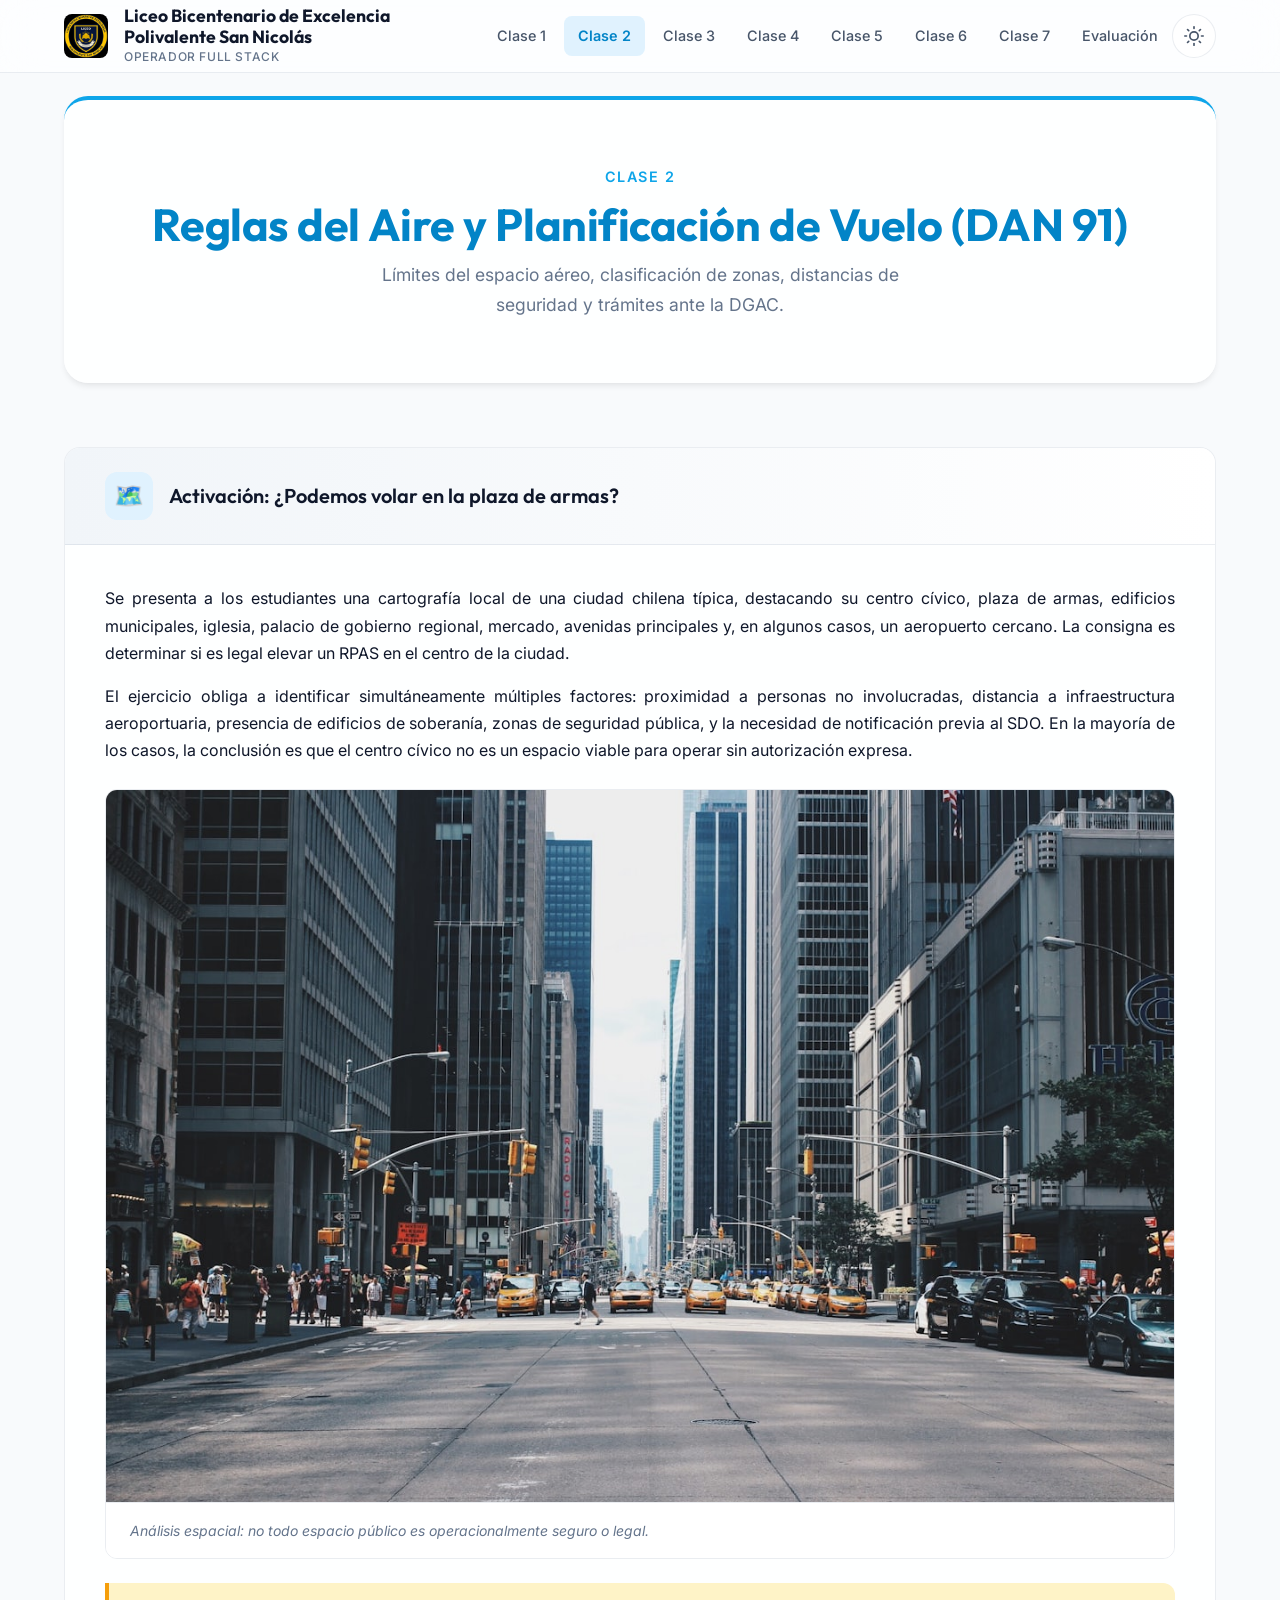
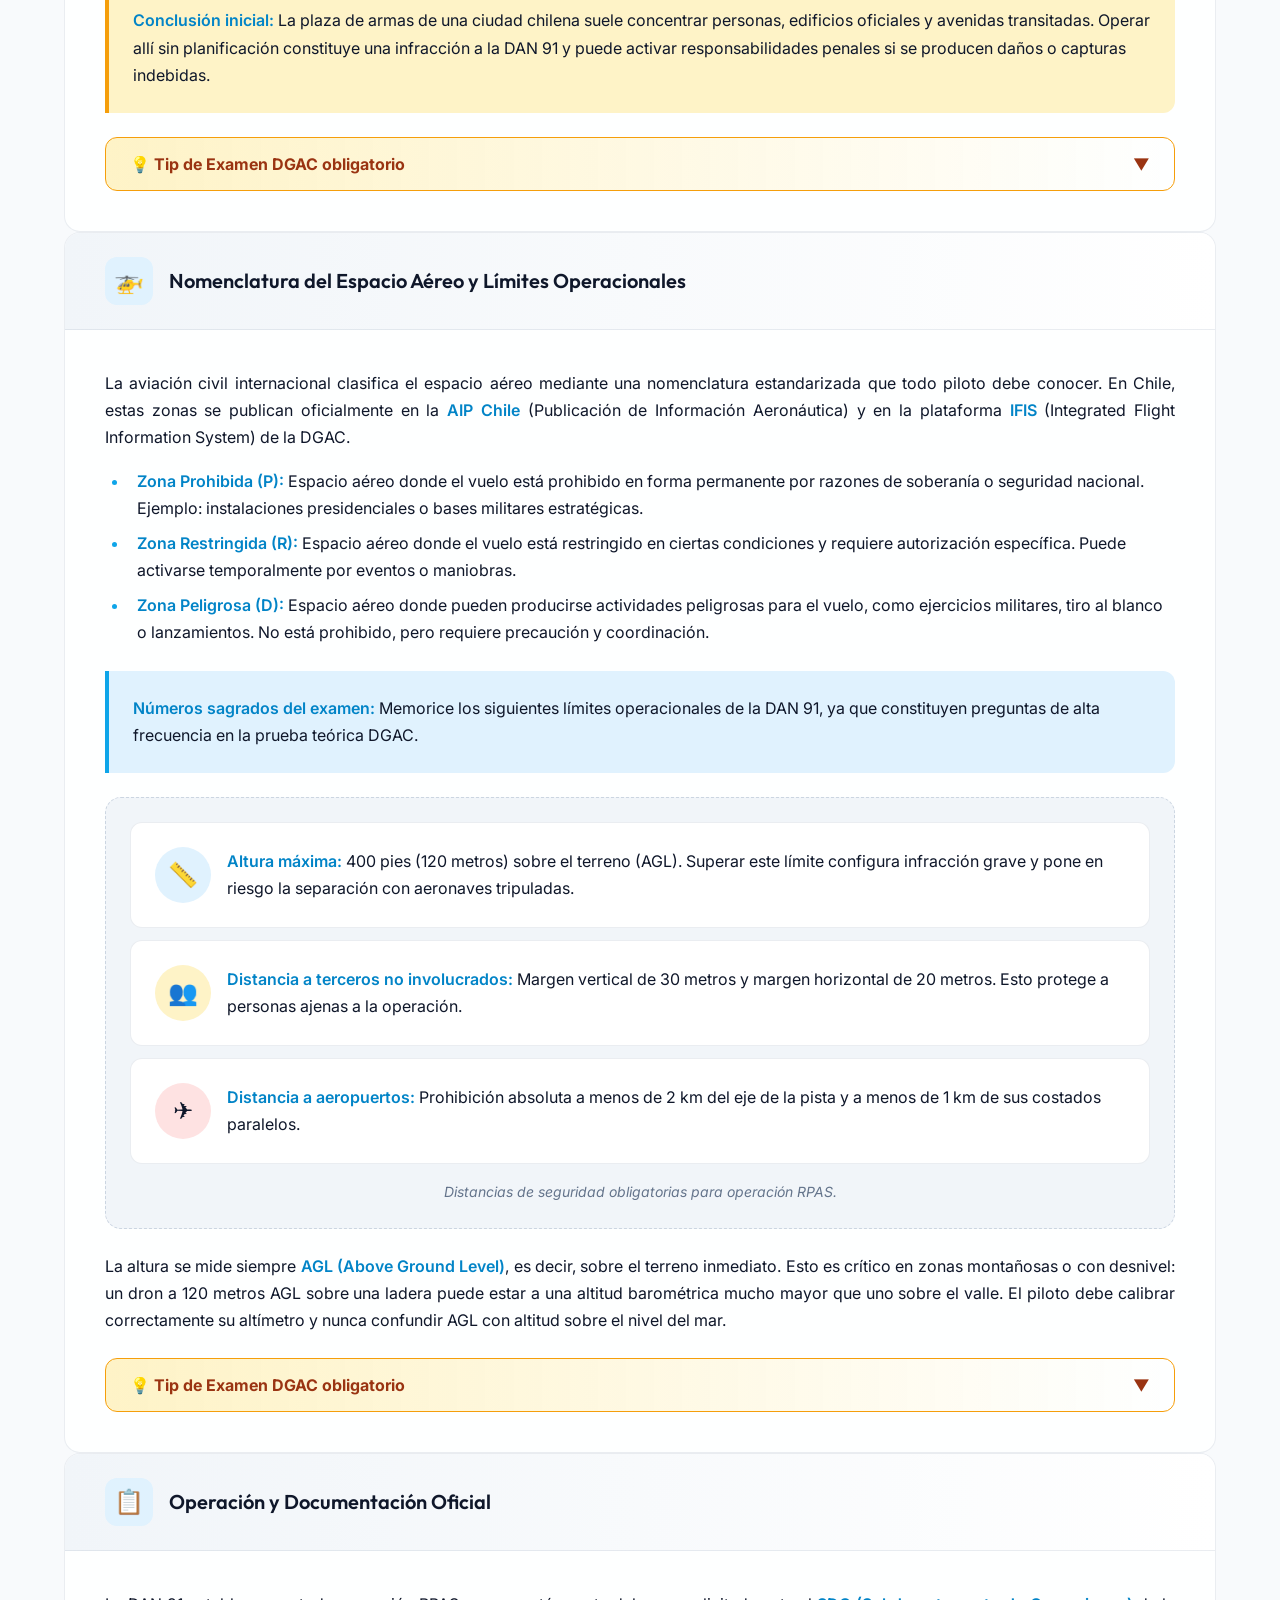
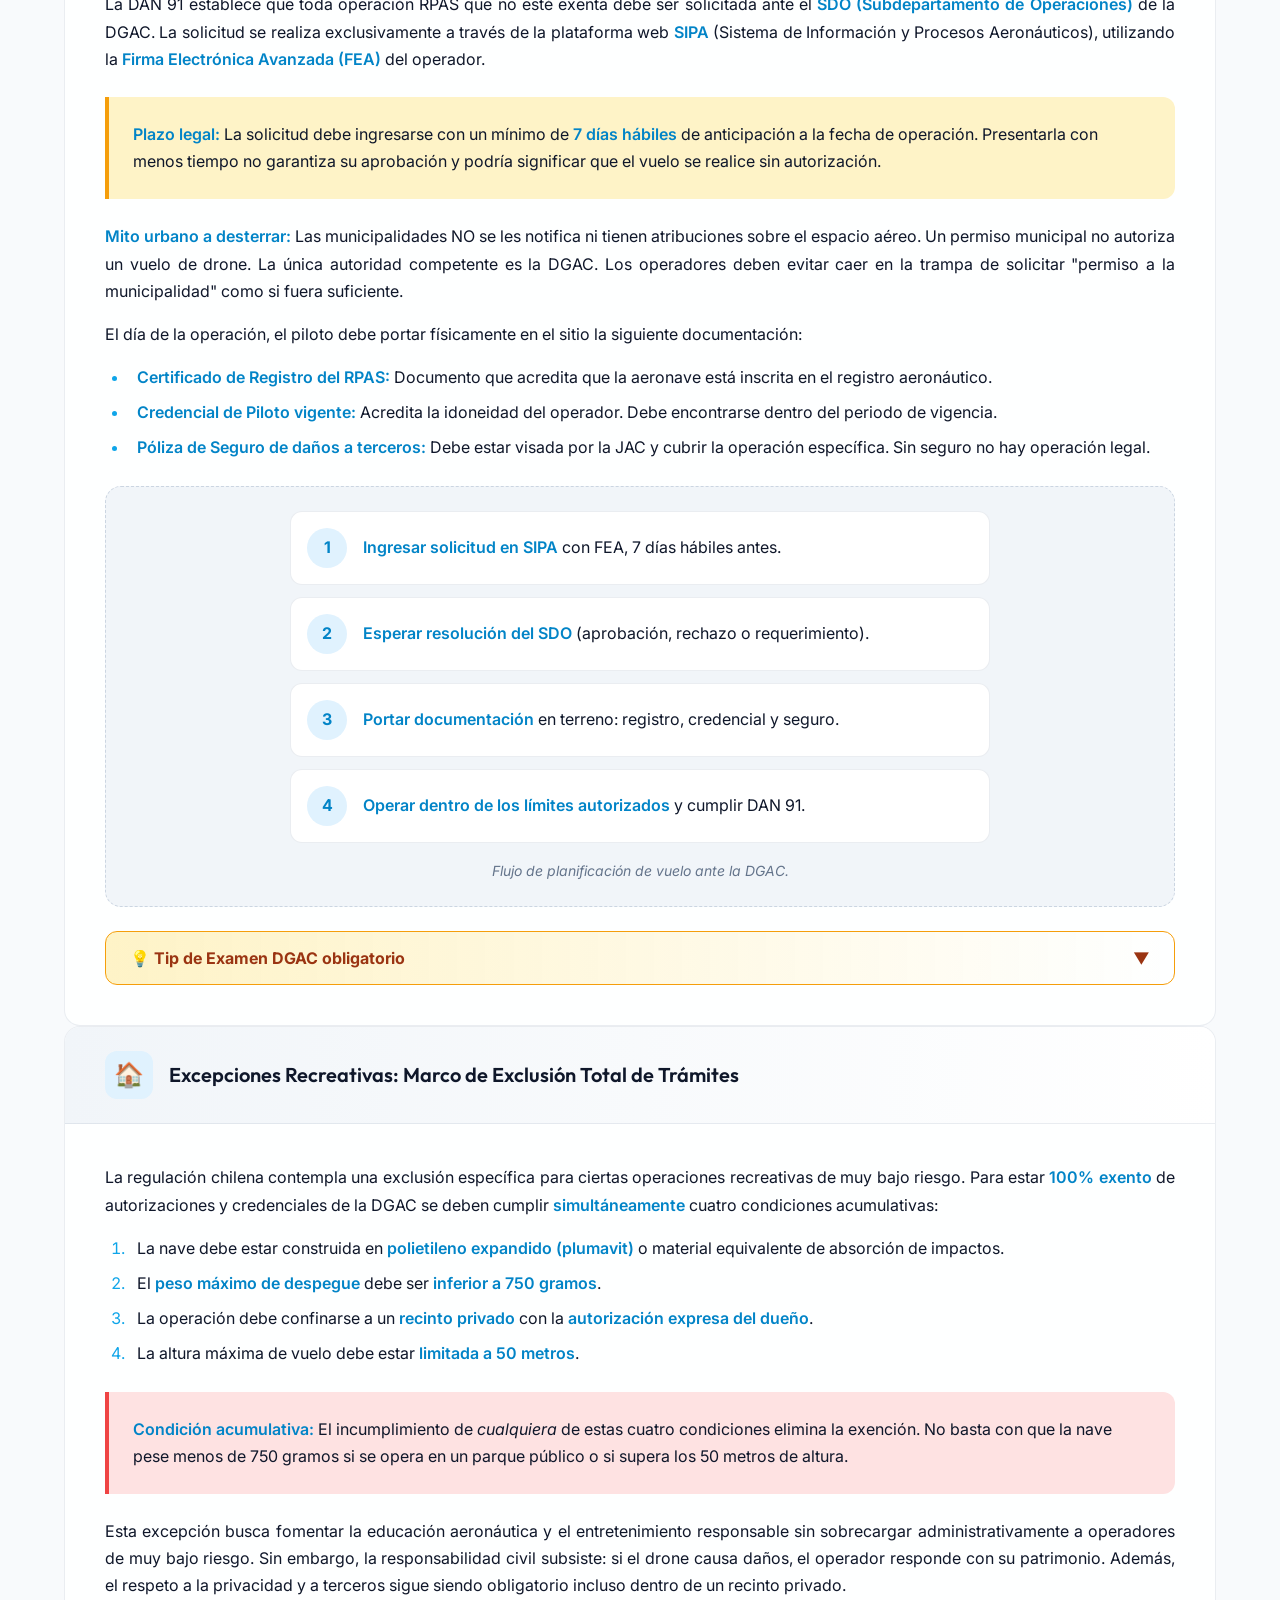
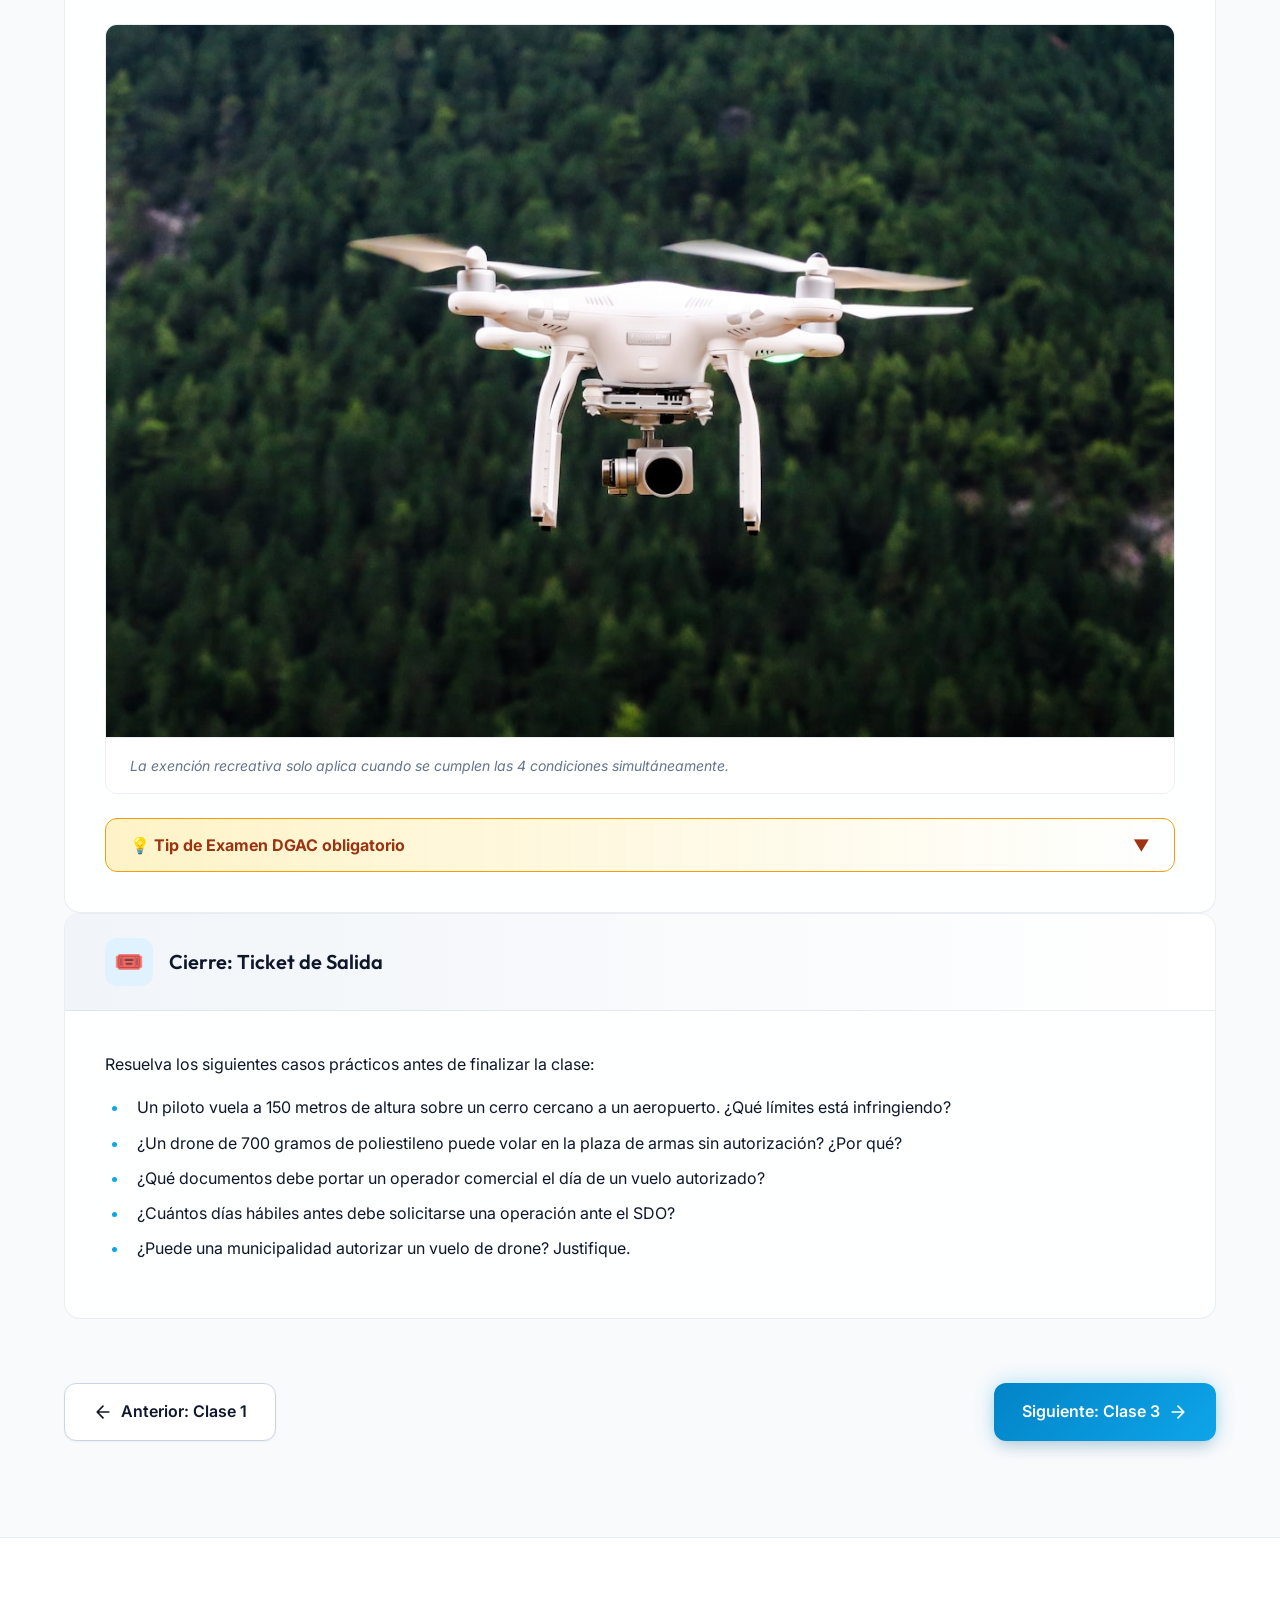
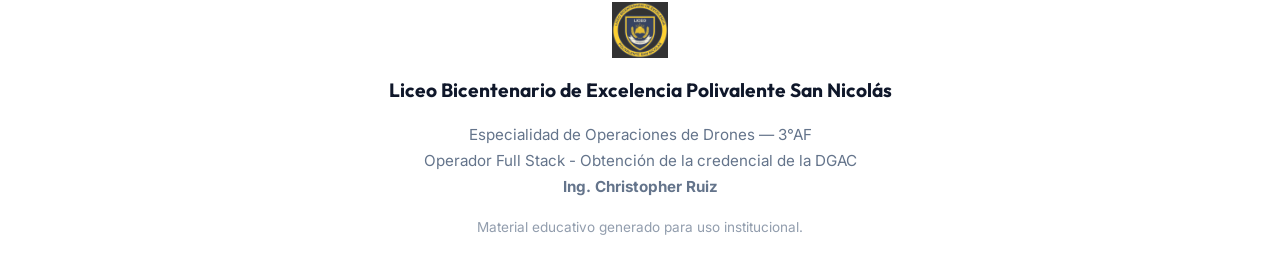
<file: clases/reglas-aire.html>
<!DOCTYPE html>
<html lang="es">
<head>
  <meta charset="UTF-8">
  <meta name="viewport" content="width=device-width, initial-scale=1.0">
  <title>Clase 2: Reglas del Aire | Operador Full Stack - DGAC - Liceo Bicentenario de Excelencia Polivalente San Nicolás</title>
  <link rel="stylesheet" href="../assets/css/main.css">
  <link rel="stylesheet" href="../assets/css/animations.css">
</head>
<body>
  <nav class="navbar" role="navigation" aria-label="Navegación principal">
    <div class="navbar-inner">
      <a href="../index.html" class="navbar-brand">
        <img src="../assets/images/logo-liceo.webp" alt="Logo Liceo Bicentenario de Excelencia Polivalente San Nicolás" width="44" height="44">
        <div class="brand-text">
          <span class="brand-name">Liceo Bicentenario de Excelencia Polivalente San Nicolás</span>
          <span class="brand-sub">Operador Full Stack</span>
        </div>
      </a>
      <div class="navbar-nav" id="main-nav">
        <a href="marco-normativo.html" class="nav-link">Clase 1</a>
        <a href="reglas-aire.html" class="nav-link active">Clase 2</a>
        <a href="areas-pobladas.html" class="nav-link">Clase 3</a>
        <a href="aerodinamica.html" class="nav-link">Clase 4</a>
        <a href="meteorologia.html" class="nav-link">Clase 5</a>
        <a href="notam.html" class="nav-link">Clase 6</a>
        <a href="practica-vuelo.html" class="nav-link">Clase 7</a>
        <a href="../evaluacion.html" class="nav-link">Evaluación</a>
      </div>
      <div class="navbar-actions">
        <button class="theme-toggle" aria-label="Cambiar tema" title="Cambiar entre tema claro y oscuro">
          <svg class="sun-icon" viewBox="0 0 24 24" fill="none" stroke="currentColor" stroke-width="2" stroke-linecap="round" stroke-linejoin="round"><circle cx="12" cy="12" r="5"/><line x1="12" y1="1" x2="12" y2="3"/><line x1="12" y1="21" x2="12" y2="23"/><line x1="4.22" y1="4.22" x2="5.64" y2="5.64"/><line x1="18.36" y1="18.36" x2="19.78" y2="19.78"/><line x1="1" y1="12" x2="3" y2="12"/><line x1="21" y1="12" x2="23" y2="12"/><line x1="4.22" y1="19.78" x2="5.64" y2="18.36"/><line x1="18.36" y1="5.64" x2="19.78" y2="4.22"/></svg>
          <svg class="moon-icon" viewBox="0 0 24 24" fill="none" stroke="currentColor" stroke-width="2" stroke-linecap="round" stroke-linejoin="round" style="display:none"><path d="M21 12.79A9 9 0 1 1 11.21 3 7 7 0 0 0 21 12.79z"/></svg>
        </button>
        <button class="mobile-menu-btn" aria-label="Abrir menú" aria-expanded="false" aria-controls="main-nav">
          <svg width="24" height="24" viewBox="0 0 24 24" fill="none" stroke="currentColor" stroke-width="2" stroke-linecap="round" stroke-linejoin="round"><line x1="3" y1="12" x2="21" y2="12"/><line x1="3" y1="6" x2="21" y2="6"/><line x1="3" y1="18" x2="21" y2="18"/></svg>
        </button>
      </div>
    </div>
  </nav>

  <main class="container page-transition" style="padding-top: 96px; padding-bottom: var(--space-3xl);">
    <div class="page-header reveal">
      <p class="body-lg" style="color: var(--accent); font-weight: 600; text-transform: uppercase; letter-spacing: 0.1em; font-size: 0.9rem; margin-bottom: var(--space-sm);">Clase 2</p>
      <h2 class="heading-xl">Reglas del Aire y Planificación de Vuelo (DAN 91)</h2>
      <p>Límites del espacio aéreo, clasificación de zonas, distancias de seguridad y trámites ante la DGAC.</p>
    </div>

    <!-- Activación -->
    <article class="card reveal">
      <div class="card-header">
        <div class="card-icon">🗺️</div>
        <h3>Activación: ¿Podemos volar en la plaza de armas?</h3>
      </div>
      <div class="card-body">
        <p>Se presenta a los estudiantes una cartografía local de una ciudad chilena típica, destacando su centro cívico, plaza de armas, edificios municipales, iglesia, palacio de gobierno regional, mercado, avenidas principales y, en algunos casos, un aeropuerto cercano. La consigna es determinar si es legal elevar un RPAS en el centro de la ciudad.</p>

        <p>El ejercicio obliga a identificar simultáneamente múltiples factores: proximidad a personas no involucradas, distancia a infraestructura aeroportuaria, presencia de edificios de soberanía, zonas de seguridad pública, y la necesidad de notificación previa al SDO. En la mayoría de los casos, la conclusión es que el centro cívico no es un espacio viable para operar sin autorización expresa.</p>

        <div class="media-frame img-zoom">
          <img src="../assets/images/plaza-armas.webp" alt="Plaza de armas ciudad chilena" loading="lazy">
          <div class="media-caption">Análisis espacial: no todo espacio público es operacionalmente seguro o legal.</div>
        </div>

        <div class="alert-box alert-warning">
          <strong>Conclusión inicial:</strong> La plaza de armas de una ciudad chilena suele concentrar personas, edificios oficiales y avenidas transitadas. Operar allí sin planificación constituye una infracción a la DAN 91 y puede activar responsabilidades penales si se producen daños o capturas indebidas.
        </div>

        <button class="tip-toggle" onclick="toggleTip(this)">
          <span>💡 Tip de Examen DGAC obligatorio</span>
          <span class="chevron">▼</span>
        </button>
        <div class="tip-content">
          <p><strong>Antes de decir "sí se puede volar":</strong> Siempre pregunta: ¿hay gente? ¿hay un aeropuerto cerca? ¿hay edificios oficiales? ¿está notificado al SDO? Si alguna respuesta es negativa o dudosa, la operación requiere autorización o directamente está prohibida.</p>
        </div>
      </div>
    </article>

    <!-- Nomenclatura -->
    <article class="card reveal">
      <div class="card-header">
        <div class="card-icon">🚁</div>
        <h3>Nomenclatura del Espacio Aéreo y Límites Operacionales</h3>
      </div>
      <div class="card-body">
        <p>La aviación civil internacional clasifica el espacio aéreo mediante una nomenclatura estandarizada que todo piloto debe conocer. En Chile, estas zonas se publican oficialmente en la <strong>AIP Chile</strong> (Publicación de Información Aeronáutica) y en la plataforma <strong>IFIS</strong> (Integrated Flight Information System) de la DGAC.</p>

        <ul>
          <li><strong>Zona Prohibida (P):</strong> Espacio aéreo donde el vuelo está prohibido en forma permanente por razones de soberanía o seguridad nacional. Ejemplo: instalaciones presidenciales o bases militares estratégicas.</li>
          <li><strong>Zona Restringida (R):</strong> Espacio aéreo donde el vuelo está restringido en ciertas condiciones y requiere autorización específica. Puede activarse temporalmente por eventos o maniobras.</li>
          <li><strong>Zona Peligrosa (D):</strong> Espacio aéreo donde pueden producirse actividades peligrosas para el vuelo, como ejercicios militares, tiro al blanco o lanzamientos. No está prohibido, pero requiere precaución y coordinación.</li>
        </ul>

        <div class="alert-box alert-info">
          <strong>Números sagrados del examen:</strong> Memorice los siguientes límites operacionales de la DAN 91, ya que constituyen preguntas de alta frecuencia en la prueba teórica DGAC.
        </div>

        <div class="diagram">
          <div style="display:flex;flex-direction:column;gap:0.75rem;">
            <div class="distance-row">
              <div class="distance-icon blue">📏</div>
              <div>
                <strong>Altura máxima:</strong> 400 pies (120 metros) sobre el terreno (AGL). Superar este límite configura infracción grave y pone en riesgo la separación con aeronaves tripuladas.
              </div>
            </div>
            <div class="distance-row">
              <div class="distance-icon orange">👥</div>
              <div>
                <strong>Distancia a terceros no involucrados:</strong> Margen vertical de 30 metros y margen horizontal de 20 metros. Esto protege a personas ajenas a la operación.
              </div>
            </div>
            <div class="distance-row">
              <div class="distance-icon red">✈️</div>
              <div>
                <strong>Distancia a aeropuertos:</strong> Prohibición absoluta a menos de 2 km del eje de la pista y a menos de 1 km de sus costados paralelos.
              </div>
            </div>
          </div>
          <div class="diagram-caption">Distancias de seguridad obligatorias para operación RPAS.</div>
        </div>

        <p>La altura se mide siempre <strong>AGL (Above Ground Level)</strong>, es decir, sobre el terreno inmediato. Esto es crítico en zonas montañosas o con desnivel: un dron a 120 metros AGL sobre una ladera puede estar a una altitud barométrica mucho mayor que uno sobre el valle. El piloto debe calibrar correctamente su altímetro y nunca confundir AGL con altitud sobre el nivel del mar.</p>

        <button class="tip-toggle" onclick="toggleTip(this)">
          <span>💡 Tip de Examen DGAC obligatorio</span>
          <span class="chevron">▼</span>
        </button>
        <div class="tip-content">
          <p><strong>Mnemotécnica "4-3-2-1":</strong> 400 pies de altura máxima, 30 metros verticales y 20 metros horizontales a personas, 2 km al eje de pista y 1 km a los costados. Repita: "cuatrocientos, treinta-veinte, dos-uno".</p>
        </div>
      </div>
    </article>

    <!-- Operación y Documentación -->
    <article class="card reveal">
      <div class="card-header">
        <div class="card-icon">📋</div>
        <h3>Operación y Documentación Oficial</h3>
      </div>
      <div class="card-body">
        <p>La DAN 91 establece que toda operación RPAS que no esté exenta debe ser solicitada ante el <strong>SDO (Subdepartamento de Operaciones)</strong> de la DGAC. La solicitud se realiza exclusivamente a través de la plataforma web <strong>SIPA</strong> (Sistema de Información y Procesos Aeronáuticos), utilizando la <strong>Firma Electrónica Avanzada (FEA)</strong> del operador.</p>

        <div class="alert-box alert-warning">
          <strong>Plazo legal:</strong> La solicitud debe ingresarse con un mínimo de <strong>7 días hábiles</strong> de anticipación a la fecha de operación. Presentarla con menos tiempo no garantiza su aprobación y podría significar que el vuelo se realice sin autorización.
        </div>

        <p><strong>Mito urbano a desterrar:</strong> Las municipalidades NO se les notifica ni tienen atribuciones sobre el espacio aéreo. Un permiso municipal no autoriza un vuelo de drone. La única autoridad competente es la DGAC. Los operadores deben evitar caer en la trampa de solicitar "permiso a la municipalidad" como si fuera suficiente.</p>

        <p>El día de la operación, el piloto debe portar físicamente en el sitio la siguiente documentación:</p>
        <ul>
          <li><strong>Certificado de Registro del RPAS:</strong> Documento que acredita que la aeronave está inscrita en el registro aeronáutico.</li>
          <li><strong>Credencial de Piloto vigente:</strong> Acredita la idoneidad del operador. Debe encontrarse dentro del periodo de vigencia.</li>
          <li><strong>Póliza de Seguro de daños a terceros:</strong> Debe estar visada por la JAC y cubrir la operación específica. Sin seguro no hay operación legal.</li>
        </ul>

        <div class="diagram">
          <div style="display:flex;flex-direction:column;gap:0.75rem;max-width:700px;margin:0 auto;">
            <div style="display:flex;align-items:center;gap:1rem;background:var(--bg-secondary);padding:1rem;border-radius:var(--radius-md);border:1px solid var(--border);">
              <div style="background:var(--accent-soft);width:40px;height:40px;border-radius:50%;display:flex;align-items:center;justify-content:center;font-weight:700;color:var(--accent-dark);">1</div>
              <div><strong>Ingresar solicitud en SIPA</strong> con FEA, 7 días hábiles antes.</div>
            </div>
            <div style="display:flex;align-items:center;gap:1rem;background:var(--bg-secondary);padding:1rem;border-radius:var(--radius-md);border:1px solid var(--border);">
              <div style="background:var(--accent-soft);width:40px;height:40px;border-radius:50%;display:flex;align-items:center;justify-content:center;font-weight:700;color:var(--accent-dark);">2</div>
              <div><strong>Esperar resolución del SDO</strong> (aprobación, rechazo o requerimiento).</div>
            </div>
            <div style="display:flex;align-items:center;gap:1rem;background:var(--bg-secondary);padding:1rem;border-radius:var(--radius-md);border:1px solid var(--border);">
              <div style="background:var(--accent-soft);width:40px;height:40px;border-radius:50%;display:flex;align-items:center;justify-content:center;font-weight:700;color:var(--accent-dark);">3</div>
              <div><strong>Portar documentación</strong> en terreno: registro, credencial y seguro.</div>
            </div>
            <div style="display:flex;align-items:center;gap:1rem;background:var(--bg-secondary);padding:1rem;border-radius:var(--radius-md);border:1px solid var(--border);">
              <div style="background:var(--accent-soft);width:40px;height:40px;border-radius:50%;display:flex;align-items:center;justify-content:center;font-weight:700;color:var(--accent-dark);">4</div>
              <div><strong>Operar dentro de los límites autorizados</strong> y cumplir DAN 91.</div>
            </div>
          </div>
          <div class="diagram-caption">Flujo de planificación de vuelo ante la DGAC.</div>
        </div>

        <button class="tip-toggle" onclick="toggleTip(this)">
          <span>💡 Tip de Examen DGAC obligatorio</span>
          <span class="chevron">▼</span>
        </button>
        <div class="tip-content">
          <p><strong>Documentación mínima en terreno:</strong> "Registro, Credencial y Seguro". Si en el examen te piden enumerar documentos obligatorios a portar, no menciones la municipalidad ni el permiso de vecinos como sustitutos de la autorización DGAC. Los vecinos deben informarse, pero no autorizan el espacio aéreo.</p>
        </div>
      </div>
    </article>

    <!-- Excepciones -->
    <article class="card reveal">
      <div class="card-header">
        <div class="card-icon">🏠</div>
        <h3>Excepciones Recreativas: Marco de Exclusión Total de Trámites</h3>
      </div>
      <div class="card-body">
        <p>La regulación chilena contempla una exclusión específica para ciertas operaciones recreativas de muy bajo riesgo. Para estar <strong>100% exento</strong> de autorizaciones y credenciales de la DGAC se deben cumplir <strong>simultáneamente</strong> cuatro condiciones acumulativas:</p>

        <ol>
          <li>La nave debe estar construida en <strong>polietileno expandido (plumavit)</strong> o material equivalente de absorción de impactos.</li>
          <li>El <strong>peso máximo de despegue</strong> debe ser <strong>inferior a 750 gramos</strong>.</li>
          <li>La operación debe confinarse a un <strong>recinto privado</strong> con la <strong>autorización expresa del dueño</strong>.</li>
          <li>La altura máxima de vuelo debe estar <strong>limitada a 50 metros</strong>.</li>
        </ol>

        <div class="alert-box alert-danger">
          <strong>Condición acumulativa:</strong> El incumplimiento de <em>cualquiera</em> de estas cuatro condiciones elimina la exención. No basta con que la nave pese menos de 750 gramos si se opera en un parque público o si supera los 50 metros de altura.
        </div>

        <p>Esta excepción busca fomentar la educación aeronáutica y el entretenimiento responsable sin sobrecargar administrativamente a operadores de muy bajo riesgo. Sin embargo, la responsabilidad civil subsiste: si el drone causa daños, el operador responde con su patrimonio. Además, el respeto a la privacidad y a terceros sigue siendo obligatorio incluso dentro de un recinto privado.</p>

        <div class="media-frame img-zoom">
          <img src="../assets/images/drone-vuelo.webp" alt="Drone pequeño en vuelo recreativo" loading="lazy">
          <div class="media-caption">La exención recreativa solo aplica cuando se cumplen las 4 condiciones simultáneamente.</div>
        </div>

        <button class="tip-toggle" onclick="toggleTip(this)">
          <span>💡 Tip de Examen DGAC obligatorio</span>
          <span class="chevron">▼</span>
        </button>
        <div class="tip-content">
          <p><strong>Formula mágica de la exención:</strong> "Plumavit + 750g + recinto privado + 50m". Si falta una, la exención desaparece. En el examen, muchas preguntas tratan de ver si recuerdas que las condiciones son acumulativas, no alternativas.</p>
        </div>
      </div>
    </article>

    <!-- Cierre -->
    <article class="card reveal">
      <div class="card-header">
        <div class="card-icon">🎟️</div>
        <h3>Cierre: Ticket de Salida</h3>
      </div>
      <div class="card-body">
        <p>Resuelva los siguientes casos prácticos antes de finalizar la clase:</p>
        <ul>
          <li>Un piloto vuela a 150 metros de altura sobre un cerro cercano a un aeropuerto. ¿Qué límites está infringiendo?</li>
          <li>¿Un drone de 700 gramos de poliestileno puede volar en la plaza de armas sin autorización? ¿Por qué?</li>
          <li>¿Qué documentos debe portar un operador comercial el día de un vuelo autorizado?</li>
          <li>¿Cuántos días hábiles antes debe solicitarse una operación ante el SDO?</li>
          <li>¿Puede una municipalidad autorizar un vuelo de drone? Justifique.</li>
        </ul>
      </div>
    </article>

    <div class="reveal" style="display: flex; justify-content: space-between; margin-top: var(--space-2xl);">
      <a href="marco-normativo.html" class="btn btn-secondary">
        <svg width="20" height="20" viewBox="0 0 24 24" fill="none" stroke="currentColor" stroke-width="2" stroke-linecap="round" stroke-linejoin="round"><path d="M19 12H5M12 19l-7-7 7-7"/></svg>
        Anterior: Clase 1
      </a>
      <a href="areas-pobladas.html" class="btn btn-primary">
        Siguiente: Clase 3
        <svg width="20" height="20" viewBox="0 0 24 24" fill="none" stroke="currentColor" stroke-width="2" stroke-linecap="round" stroke-linejoin="round"><path d="M5 12h14M12 5l7 7-7 7"/></svg>
      </a>
    </div>
  </main>

  <footer class="footer">
    <div class="container">
      <div class="footer-inner">
        <img src="../assets/images/logo-liceo.webp" alt="Logo Liceo Bicentenario de Excelencia Polivalente San Nicolás" class="footer-logo" width="56" height="56">
        <div class="footer-brand">Liceo Bicentenario de Excelencia Polivalente San Nicolás</div>
        <div class="footer-info">
          Especialidad de Operaciones de Drones — 3°AF<br>
          Operador Full Stack - Obtención de la credencial de la DGAC<br>
          <strong>Ing. Christopher Ruiz</strong>
        </div>
        <div class="footer-credit">Material educativo generado para uso institucional.</div>
      </div>
    </div>
  </footer>

  <script src="../assets/js/theme.js"></script>
  <script src="../assets/js/utils.js"></script>
  <script>
    function toggleTip(button) {
      const content = button.nextElementSibling;
      button.classList.toggle('open');
      content.classList.toggle('show');
    }
  </script>
</body>
</html>
</file>
<file: assets/css/main.css>
/* ============================================
   SISTEMA DE DISEÑO - DGAC Drones
   Tema claro por defecto | Tema oscuro toggle
   ============================================ */

@import url('https://fonts.googleapis.com/css2?family=Inter:wght@300;400;500;600;700;800;900&family=Outfit:wght@400;500;600;700;800&display=swap');

/* ---------- Variables CSS ---------- */
:root {
  /* Tipografía */
  --font-body: 'Inter', system-ui, -apple-system, sans-serif;
  --font-heading: 'Outfit', 'Inter', sans-serif;

  /* Colores base - Tema CLARO */
  --bg-primary: #f8fafc;
  --bg-secondary: #ffffff;
  --bg-tertiary: #f1f5f9;
  --bg-hero: linear-gradient(135deg, #ffffff 0%, #e0f2fe 50%, #f0f9ff 100%);
  --bg-card: rgba(255, 255, 255, 0.85);
  --bg-glass: rgba(255, 255, 255, 0.7);

  --text-primary: #0f172a;
  --text-secondary: #475569;
  --text-muted: #64748b;
  --text-inverse: #ffffff;

  --accent: #0ea5e9;
  --accent-light: #38bdf8;
  --accent-dark: #0284c7;
  --accent-soft: #e0f2fe;

  --warning: #f59e0b;
  --warning-soft: #fef3c7;
  --danger: #ef4444;
  --danger-soft: #fee2e2;
  --success: #22c55e;
  --success-soft: #dcfce7;

  --border: rgba(148, 163, 184, 0.2);
  --border-strong: #cbd5e1;
  --shadow-sm: 0 1px 2px 0 rgba(0, 0, 0, 0.05);
  --shadow: 0 4px 6px -1px rgba(0, 0, 0, 0.08), 0 2px 4px -2px rgba(0, 0, 0, 0.04);
  --shadow-md: 0 10px 15px -3px rgba(0, 0, 0, 0.1), 0 4px 6px -4px rgba(0, 0, 0, 0.05);
  --shadow-lg: 0 20px 25px -5px rgba(0, 0, 0, 0.1), 0 8px 10px -6px rgba(0, 0, 0, 0.05);
  --shadow-glow: 0 0 40px rgba(14, 165, 233, 0.15);

  /* Espaciado */
  --space-xs: 0.25rem;
  --space-sm: 0.5rem;
  --space-md: 1rem;
  --space-lg: 1.5rem;
  --space-xl: 2.5rem;
  --space-2xl: 4rem;
  --space-3xl: 6rem;

  /* Bordes */
  --radius-sm: 8px;
  --radius-md: 12px;
  --radius-lg: 16px;
  --radius-xl: 24px;
  --radius-full: 9999px;

  /* Transiciones */
  --transition-fast: 150ms ease;
  --transition-base: 250ms ease;
  --transition-slow: 400ms ease;
}

/* ---------- Tema OSCURO ---------- */
[data-theme="dark"] {
  --bg-primary: #0b1120;
  --bg-secondary: #0f172a;
  --bg-tertiary: #1e293b;
  --bg-hero: linear-gradient(135deg, #0b1120 0%, #0f172a 50%, #1e293b 100%);
  --bg-card: rgba(15, 23, 42, 0.85);
  --bg-glass: rgba(15, 23, 42, 0.7);

  --text-primary: #f8fafc;
  --text-secondary: #cbd5e1;
  --text-muted: #94a3b8;
  --text-inverse: #0f172a;

  --accent: #38bdf8;
  --accent-light: #7dd3fc;
  --accent-dark: #0ea5e9;
  --accent-soft: rgba(56, 189, 248, 0.15);

  --warning: #fbbf24;
  --warning-soft: rgba(251, 191, 36, 0.15);
  --danger: #f87171;
  --danger-soft: rgba(248, 113, 113, 0.15);
  --success: #4ade80;
  --success-soft: rgba(74, 222, 128, 0.15);

  --border: rgba(148, 163, 184, 0.15);
  --border-strong: #334155;
  --shadow-sm: 0 1px 2px 0 rgba(0, 0, 0, 0.3);
  --shadow: 0 4px 6px -1px rgba(0, 0, 0, 0.3), 0 2px 4px -2px rgba(0, 0, 0, 0.2);
  --shadow-md: 0 10px 15px -3px rgba(0, 0, 0, 0.4), 0 4px 6px -4px rgba(0, 0, 0, 0.3);
  --shadow-lg: 0 20px 25px -5px rgba(0, 0, 0, 0.5), 0 8px 10px -6px rgba(0, 0, 0, 0.4);
  --shadow-glow: 0 0 40px rgba(56, 189, 248, 0.2);
}

/* ---------- Reset & Base ---------- */
*, *::before, *::after {
  box-sizing: border-box;
  margin: 0;
  padding: 0;
}

html {
  scroll-behavior: smooth;
  font-size: 16px;
}

body {
  font-family: var(--font-body);
  background: var(--bg-primary);
  color: var(--text-primary);
  line-height: 1.7;
  transition: background-color var(--transition-slow), color var(--transition-slow);
  -webkit-font-smoothing: antialiased;
  -moz-osx-font-smoothing: grayscale;
}

img {
  max-width: 100%;
  height: auto;
  display: block;
}

a {
  color: var(--accent-dark);
  text-decoration: none;
  transition: color var(--transition-fast);
}

a:hover {
  color: var(--accent);
}

/* ---------- Utilidades ---------- */
.container {
  width: 100%;
  max-width: 1200px;
  margin: 0 auto;
  padding: 0 var(--space-lg);
}

.section {
  padding: var(--space-3xl) 0;
}

.section-sm {
  padding: var(--space-2xl) 0;
}

.text-center { text-align: center; }
.text-left { text-align: left; }

/* Tipografía fluida */
.display {
  font-family: var(--font-heading);
  font-size: clamp(2.5rem, 5vw, 4rem);
  font-weight: 800;
  line-height: 1.1;
  letter-spacing: -0.02em;
}

.heading-xl {
  font-family: var(--font-heading);
  font-size: clamp(1.8rem, 3.5vw, 2.8rem);
  font-weight: 700;
  line-height: 1.2;
  letter-spacing: -0.01em;
}

.heading-lg {
  font-family: var(--font-heading);
  font-size: clamp(1.4rem, 2.5vw, 2rem);
  font-weight: 700;
  line-height: 1.25;
}

.heading-md {
  font-family: var(--font-heading);
  font-size: clamp(1.1rem, 1.8vw, 1.4rem);
  font-weight: 600;
  line-height: 1.3;
}

.body-lg {
  font-size: clamp(1.05rem, 1.5vw, 1.2rem);
  color: var(--text-secondary);
  line-height: 1.8;
}

.body-md {
  font-size: 1rem;
  color: var(--text-secondary);
  line-height: 1.75;
}

.text-muted { color: var(--text-muted); }

/* ---------- Botones ---------- */
.btn {
  display: inline-flex;
  align-items: center;
  justify-content: center;
  gap: var(--space-sm);
  padding: 0.875rem 1.75rem;
  font-family: var(--font-body);
  font-size: 1rem;
  font-weight: 600;
  border-radius: var(--radius-md);
  border: none;
  cursor: pointer;
  transition: all var(--transition-base);
  position: relative;
  overflow: hidden;
}

.btn-primary {
  background: linear-gradient(135deg, var(--accent-dark) 0%, var(--accent) 100%);
  color: var(--text-inverse);
  box-shadow: var(--shadow-md), 0 0 20px rgba(14, 165, 233, 0.3);
}

.btn-primary:hover {
  transform: translateY(-2px);
  box-shadow: var(--shadow-lg), 0 0 30px rgba(14, 165, 233, 0.4);
}

.btn-primary:active {
  transform: translateY(0);
}

.btn-secondary {
  background: var(--bg-secondary);
  color: var(--text-primary);
  border: 1px solid var(--border-strong);
  box-shadow: var(--shadow-sm);
}

.btn-secondary:hover {
  background: var(--bg-tertiary);
  transform: translateY(-1px);
  box-shadow: var(--shadow);
}

.btn-ghost {
  background: transparent;
  color: var(--text-secondary);
  border: 1px solid transparent;
}

.btn-ghost:hover {
  background: var(--bg-tertiary);
  color: var(--text-primary);
}

.btn-lg {
  padding: 1.1rem 2.5rem;
  font-size: 1.1rem;
  border-radius: var(--radius-lg);
}

/* ---------- Navbar ---------- */
.navbar {
  position: fixed;
  top: 0;
  left: 0;
  right: 0;
  z-index: 1000;
  background: var(--bg-glass);
  backdrop-filter: blur(20px) saturate(180%);
  -webkit-backdrop-filter: blur(20px) saturate(180%);
  border-bottom: 1px solid var(--border);
  transition: all var(--transition-base);
}

.navbar.scrolled {
  box-shadow: var(--shadow-md);
}

.navbar-inner {
  display: flex;
  align-items: center;
  justify-content: space-between;
  height: 72px;
  max-width: 1200px;
  margin: 0 auto;
  padding: 0 var(--space-lg);
}

.navbar-brand {
  display: flex;
  align-items: center;
  gap: var(--space-md);
  text-decoration: none;
}

.navbar-brand img {
  height: 44px;
  width: auto;
  border-radius: var(--radius-sm);
  transition: transform var(--transition-base);
}

.navbar-brand:hover img {
  transform: scale(1.05);
}

.brand-text {
  display: flex;
  flex-direction: column;
}

.brand-name {
  font-family: var(--font-heading);
  font-size: 1.1rem;
  font-weight: 700;
  color: var(--text-primary);
  line-height: 1.2;
}

.brand-sub {
  font-size: 0.75rem;
  color: var(--text-muted);
  font-weight: 500;
  text-transform: uppercase;
  letter-spacing: 0.05em;
}

.navbar-nav {
  display: flex;
  align-items: center;
  gap: var(--space-xs);
}

.nav-link {
  padding: 0.5rem 0.875rem;
  font-size: 0.9rem;
  font-weight: 500;
  color: var(--text-secondary);
  border-radius: var(--radius-sm);
  transition: all var(--transition-fast);
  white-space: nowrap;
}

.nav-link:hover {
  background: var(--accent-soft);
  color: var(--accent-dark);
}

.nav-link.active {
  background: var(--accent-soft);
  color: var(--accent-dark);
  font-weight: 600;
}

.navbar-actions {
  display: flex;
  align-items: center;
  gap: var(--space-md);
}

/* Theme toggle */
.theme-toggle {
  width: 44px;
  height: 44px;
  border-radius: var(--radius-full);
  border: 1px solid var(--border);
  background: var(--bg-secondary);
  color: var(--text-secondary);
  cursor: pointer;
  display: flex;
  align-items: center;
  justify-content: center;
  transition: all var(--transition-base);
  position: relative;
}

.theme-toggle:hover {
  background: var(--bg-tertiary);
  transform: rotate(15deg);
}

.theme-toggle svg {
  width: 20px;
  height: 20px;
  transition: transform var(--transition-slow);
}

[data-theme="dark"] .theme-toggle .sun-icon { display: none; }
[data-theme="light"] .theme-toggle .moon-icon { display: none; }

/* Mobile menu */
.mobile-menu-btn {
  display: none;
  width: 44px;
  height: 44px;
  border-radius: var(--radius-md);
  border: 1px solid var(--border);
  background: var(--bg-secondary);
  color: var(--text-primary);
  cursor: pointer;
  align-items: center;
  justify-content: center;
}

/* ---------- Hero / Portada ---------- */
.hero {
  min-height: 100vh;
  display: flex;
  align-items: center;
  justify-content: center;
  position: relative;
  padding-top: 72px;
  overflow: hidden;
  background: var(--bg-hero);
}

.hero-bg {
  position: absolute;
  inset: 0;
  z-index: 0;
  opacity: 0.15;
  background-size: cover;
  background-position: center;
  filter: blur(2px);
  transition: opacity var(--transition-slow);
}

[data-theme="dark"] .hero-bg {
  opacity: 0.08;
}

.hero-content {
  position: relative;
  z-index: 1;
  text-align: center;
  max-width: 800px;
  padding: var(--space-2xl) var(--space-lg);
}

.hero-badge {
  display: inline-flex;
  align-items: center;
  gap: var(--space-sm);
  padding: 0.5rem 1rem;
  background: var(--accent-soft);
  border: 1px solid var(--accent);
  border-radius: var(--radius-full);
  font-size: 0.85rem;
  font-weight: 600;
  color: var(--accent-dark);
  margin-bottom: var(--space-xl);
  animation: fadeInUp 0.8s ease both;
}

.hero-badge img {
  height: 28px;
  width: auto;
}

.hero-title {
  margin-bottom: var(--space-md);
  animation: fadeInUp 0.8s ease 0.1s both;
}

.hero-title .accent {
  background: linear-gradient(135deg, var(--accent-dark) 0%, var(--accent-light) 100%);
  -webkit-background-clip: text;
  -webkit-text-fill-color: transparent;
  background-clip: text;
}

.hero-subtitle {
  margin-bottom: var(--space-sm);
  animation: fadeInUp 0.8s ease 0.2s both;
}

.hero-professor {
  display: inline-flex;
  align-items: center;
  gap: var(--space-sm);
  padding: 0.75rem 1.25rem;
  background: var(--bg-card);
  border: 1px solid var(--border);
  border-radius: var(--radius-md);
  font-size: 1rem;
  color: var(--text-secondary);
  margin-bottom: var(--space-xl);
  animation: fadeInUp 0.8s ease 0.3s both;
  backdrop-filter: blur(10px);
}

.hero-professor .label {
  font-size: 0.75rem;
  text-transform: uppercase;
  letter-spacing: 0.08em;
  color: var(--text-muted);
  font-weight: 600;
}

.hero-actions {
  display: flex;
  gap: var(--space-md);
  justify-content: center;
  flex-wrap: wrap;
  animation: fadeInUp 0.8s ease 0.4s both;
}

.hero-scroll {
  position: absolute;
  bottom: var(--space-xl);
  left: 50%;
  transform: translateX(-50%);
  display: flex;
  flex-direction: column;
  align-items: center;
  gap: var(--space-sm);
  color: var(--text-muted);
  font-size: 0.85rem;
  animation: bounce 2s infinite;
  cursor: pointer;
}

.hero-scroll svg {
  width: 24px;
  height: 24px;
}

/* ---------- Cards ---------- */
.card {
  background: var(--bg-card);
  border: 1px solid var(--border);
  border-radius: var(--radius-lg);
  overflow: hidden;
  transition: all var(--transition-base);
  backdrop-filter: blur(10px);
}

.card:hover {
  transform: translateY(-4px);
  box-shadow: var(--shadow-lg);
  border-color: var(--border-strong);
}

.card-header {
  display: flex;
  align-items: center;
  gap: var(--space-md);
  padding: var(--space-lg) var(--space-xl);
  background: linear-gradient(90deg, var(--bg-tertiary) 0%, var(--bg-secondary) 100%);
  border-bottom: 1px solid var(--border);
}

.card-icon {
  width: 48px;
  height: 48px;
  border-radius: var(--radius-md);
  display: flex;
  align-items: center;
  justify-content: center;
  font-size: 1.5rem;
  background: var(--accent-soft);
  flex-shrink: 0;
  transition: transform var(--transition-base);
}

.card:hover .card-icon {
  transform: scale(1.1) rotate(-5deg);
}

.card-header h3 {
  font-family: var(--font-heading);
  font-size: 1.25rem;
  font-weight: 600;
  color: var(--text-primary);
}

.card-body {
  padding: var(--space-xl);
}

.card-body p {
  margin-bottom: var(--space-md);
  text-align: justify;
}

.card-body p:last-child {
  margin-bottom: 0;
}

.card-body ul,
.card-body ol {
  margin: var(--space-md) 0 var(--space-md) var(--space-lg);
}

.card-body li {
  margin-bottom: var(--space-sm);
  padding-left: var(--space-sm);
}

.card-body li::marker {
  color: var(--accent);
}

.card-body strong {
  color: var(--accent-dark);
  font-weight: 600;
}

/* ---------- Cajas de alerta / info ---------- */
.alert-box {
  padding: var(--space-lg);
  border-radius: 0 var(--radius-md) var(--radius-md) 0;
  margin: var(--space-lg) 0;
  position: relative;
  border-left: 4px solid;
}

.alert-box::before {
  content: '';
  position: absolute;
  inset: 0;
  border-radius: 0 var(--radius-md) var(--radius-md) 0;
  opacity: 0.5;
  z-index: -1;
}

.alert-info {
  border-color: var(--accent);
  background: var(--accent-soft);
}

.alert-warning {
  border-color: var(--warning);
  background: var(--warning-soft);
}

.alert-danger {
  border-color: var(--danger);
  background: var(--danger-soft);
}

.alert-success {
  border-color: var(--success);
  background: var(--success-soft);
}

/* ---------- Media / Imágenes ---------- */
.media-frame {
  width: 100%;
  border-radius: var(--radius-md);
  overflow: hidden;
  margin: var(--space-lg) 0;
  border: 1px solid var(--border);
  position: relative;
}

.media-frame img {
  width: 100%;
  height: auto;
  transition: transform var(--transition-slow);
}

.media-frame:hover img {
  transform: scale(1.03);
}

.media-caption {
  padding: var(--space-md) var(--space-lg);
  font-size: 0.875rem;
  color: var(--text-muted);
  background: var(--bg-secondary);
  border-top: 1px solid var(--border);
  font-style: italic;
}

.video-placeholder {
  aspect-ratio: 16/9;
  display: flex;
  flex-direction: column;
  align-items: center;
  justify-content: center;
  background: linear-gradient(135deg, var(--bg-tertiary) 0%, var(--bg-secondary) 100%);
  color: var(--text-muted);
  gap: var(--space-md);
}

.video-placeholder svg {
  width: 64px;
  height: 64px;
  opacity: 0.6;
  transition: transform var(--transition-base);
}

.media-frame:hover .video-placeholder svg {
  transform: scale(1.1);
}

/* ---------- Diagramas CSS ---------- */
.diagram {
  margin: var(--space-lg) 0;
  padding: var(--space-lg);
  background: var(--bg-tertiary);
  border-radius: var(--radius-lg);
  border: 1px dashed var(--border-strong);
}

.diagram-caption {
  text-align: center;
  margin-top: var(--space-md);
  font-size: 0.875rem;
  color: var(--text-muted);
  font-style: italic;
}

/* Pirámide */
.pyramid {
  display: flex;
  flex-direction: column;
  align-items: center;
  gap: var(--space-sm);
}

.pyramid-level {
  display: flex;
  align-items: center;
  justify-content: center;
  color: var(--text-inverse);
  font-weight: 700;
  text-align: center;
  padding: 1rem;
  border-radius: var(--radius-md);
  box-shadow: var(--shadow);
  transition: all var(--transition-base);
  cursor: default;
}

.pyramid-level:hover {
  transform: scale(1.02);
  box-shadow: var(--shadow-md);
}

.pyramid-level.l1 { width: 55%; background: linear-gradient(135deg, var(--accent-dark) 0%, var(--accent) 100%); }
.pyramid-level.l2 { width: 70%; background: linear-gradient(135deg, var(--accent) 0%, var(--accent-light) 100%); color: var(--text-inverse); }
.pyramid-level.l3 { width: 85%; background: linear-gradient(135deg, var(--accent-light) 0%, #bae6fd 100%); color: var(--text-primary); }
.pyramid-level.l4 { width: 100%; background: var(--bg-secondary); color: var(--text-primary); border: 2px solid var(--accent); }

/* Distancias */
.distance-row {
  display: flex;
  align-items: center;
  gap: var(--space-md);
  background: var(--bg-secondary);
  padding: var(--space-lg);
  border-radius: var(--radius-md);
  border: 1px solid var(--border);
  transition: all var(--transition-base);
}

.distance-row:hover {
  border-color: var(--accent);
  box-shadow: var(--shadow);
}

.distance-icon {
  width: 56px;
  height: 56px;
  border-radius: var(--radius-full);
  display: flex;
  align-items: center;
  justify-content: center;
  font-size: 1.5rem;
  flex-shrink: 0;
  transition: transform var(--transition-base);
}

.distance-row:hover .distance-icon {
  transform: scale(1.1);
}

.distance-icon.blue { background: var(--accent-soft); }
.distance-icon.orange { background: var(--warning-soft); }
.distance-icon.red { background: var(--danger-soft); }

/* Fuerzas */
.force-cross {
  position: relative;
  width: 280px;
  height: 280px;
  margin: 1rem auto;
  background: var(--bg-secondary);
  border-radius: 50%;
  border: 2px solid var(--border);
}

.force-arrow {
  position: absolute;
  display: flex;
  align-items: center;
  justify-content: center;
  font-weight: 700;
  font-size: 0.8rem;
  color: var(--text-inverse);
  border-radius: var(--radius-sm);
  padding: 0.4rem 0.8rem;
  white-space: nowrap;
  box-shadow: var(--shadow-sm);
  transition: transform var(--transition-base);
}

.force-arrow:hover {
  transform: scale(1.1);
  z-index: 10;
}

.force-arrow.up { top: 16px; left: 50%; transform: translateX(-50%); background: var(--success); }
.force-arrow.down { bottom: 16px; left: 50%; transform: translateX(-50%); background: var(--danger); }
.force-arrow.right { right: 16px; top: 50%; transform: translateY(-50%); background: var(--accent-dark); }
.force-arrow.left { left: 16px; top: 50%; transform: translateY(-50%); background: var(--warning); }

.drone-center {
  position: absolute;
  top: 50%;
  left: 50%;
  transform: translate(-50%, -50%);
  width: 80px;
  height: 80px;
  background: var(--bg-tertiary);
  border: 2px solid var(--text-primary);
  border-radius: var(--radius-md);
  display: flex;
  align-items: center;
  justify-content: center;
  font-size: 2rem;
  box-shadow: var(--shadow-md);
}

/* Matriz de riesgo */
.risk-matrix {
  display: grid;
  grid-template-columns: repeat(4, 1fr);
  gap: var(--space-sm);
  text-align: center;
  font-size: 0.85rem;
}

.risk-cell {
  padding: var(--space-md) var(--space-sm);
  border-radius: var(--radius-md);
  font-weight: 600;
  transition: transform var(--transition-fast);
}

.risk-cell:hover {
  transform: scale(1.05);
}

.risk-header { background: var(--bg-secondary); color: var(--text-muted); font-weight: 700; border: 1px solid var(--border); }
.risk-low { background: var(--success-soft); color: var(--success); }
.risk-med { background: #fef9c3; color: #854d0e; }
.risk-high { background: var(--warning-soft); color: #9a3412; }
.risk-extreme { background: var(--danger-soft); color: var(--danger); }

/* METAR decoder */
.metar-decoder {
  display: grid;
  grid-template-columns: repeat(auto-fit, minmax(170px, 1fr));
  gap: var(--space-md);
}

.metar-token {
  background: var(--bg-secondary);
  border: 1px solid var(--border);
  border-radius: var(--radius-md);
  padding: var(--space-lg) var(--space-md);
  text-align: center;
  transition: all var(--transition-base);
}

.metar-token:hover {
  border-color: var(--accent);
  transform: translateY(-2px);
  box-shadow: var(--shadow);
}

.metar-token code {
  display: block;
  font-family: 'SF Mono', monospace;
  font-size: 1.1rem;
  color: var(--accent-dark);
  font-weight: 700;
  margin-bottom: var(--space-xs);
}

.metar-token span {
  font-size: 0.8rem;
  color: var(--text-muted);
}

/* ---------- Tips desplegables ---------- */
.tip-toggle {
  width: 100%;
  display: flex;
  align-items: center;
  justify-content: space-between;
  gap: var(--space-md);
  padding: var(--space-md) var(--space-lg);
  margin-top: var(--space-lg);
  background: linear-gradient(90deg, var(--warning-soft) 0%, transparent 100%);
  border: 1px solid var(--warning);
  border-radius: var(--radius-md);
  color: #9a3412;
  font-weight: 700;
  font-size: 1rem;
  cursor: pointer;
  transition: all var(--transition-base);
  font-family: var(--font-body);
}

.tip-toggle:hover {
  background: var(--warning-soft);
  transform: translateX(4px);
}

.tip-toggle .chevron {
  transition: transform var(--transition-slow);
  flex-shrink: 0;
}

.tip-toggle.open .chevron {
  transform: rotate(180deg);
}

.tip-content {
  display: none;
  padding: var(--space-lg);
  margin-top: var(--space-md);
  background: var(--bg-secondary);
  border: 1px dashed var(--warning);
  border-radius: var(--radius-md);
  animation: fadeIn 0.3s ease;
}

.tip-content.show {
  display: block;
}

/* ---------- Quiz ---------- */
.quiz-question {
  background: var(--bg-secondary);
  border: 1px solid var(--border);
  border-radius: var(--radius-lg);
  padding: var(--space-lg);
  margin-bottom: var(--space-lg);
  transition: all var(--transition-base);
}

.quiz-question:hover {
  border-color: var(--border-strong);
  box-shadow: var(--shadow-sm);
}

.quiz-question p {
  font-weight: 700;
  margin-bottom: var(--space-md);
  font-size: 1.05rem;
}

.quiz-options label {
  display: flex;
  align-items: center;
  gap: var(--space-sm);
  padding: var(--space-md);
  margin-bottom: var(--space-sm);
  border-radius: var(--radius-md);
  border: 1px solid var(--border);
  cursor: pointer;
  transition: all var(--transition-fast);
}

.quiz-options label:hover {
  background: var(--bg-tertiary);
  border-color: var(--accent);
}

.quiz-options input[type="radio"] {
  width: 20px;
  height: 20px;
  accent-color: var(--accent);
  flex-shrink: 0;
}

.quiz-feedback {
  margin-top: var(--space-md);
  padding: var(--space-md);
  border-radius: var(--radius-md);
  display: none;
  font-weight: 600;
}

.quiz-feedback.correct {
  background: var(--success-soft);
  color: var(--success);
  display: block;
}

.quiz-feedback.incorrect {
  background: var(--danger-soft);
  color: var(--danger);
  display: block;
}

.btn-check {
  margin-top: var(--space-md);
  padding: 0.75rem 1.5rem;
  background: var(--accent);
  color: var(--text-inverse);
  border: none;
  border-radius: var(--radius-md);
  font-weight: 700;
  cursor: pointer;
  transition: all var(--transition-base);
  font-family: var(--font-body);
}

.btn-check:hover {
  background: var(--accent-dark);
  transform: translateY(-1px);
  box-shadow: var(--shadow);
}

/* ---------- Footer ---------- */
.footer {
  background: var(--bg-secondary);
  border-top: 1px solid var(--border);
  padding: var(--space-2xl) 0 var(--space-xl);
}

.footer-inner {
  display: flex;
  flex-direction: column;
  align-items: center;
  gap: var(--space-md);
  text-align: center;
}

.footer-logo {
  height: 56px;
  width: auto;
  opacity: 0.8;
  transition: opacity var(--transition-base);
}

.footer-logo:hover {
  opacity: 1;
}

.footer-brand {
  font-family: var(--font-heading);
  font-size: 1.2rem;
  font-weight: 700;
  color: var(--text-primary);
}

.footer-info {
  color: var(--text-muted);
  font-size: 0.95rem;
  max-width: 500px;
  line-height: 1.7;
}

.footer-credit {
  font-size: 0.85rem;
  color: var(--text-muted);
  opacity: 0.7;
}

/* ---------- Animaciones ---------- */
@keyframes fadeIn {
  from { opacity: 0; }
  to { opacity: 1; }
}

@keyframes fadeInUp {
  from {
    opacity: 0;
    transform: translateY(30px);
  }
  to {
    opacity: 1;
    transform: translateY(0);
  }
}

@keyframes slideIn {
  from {
    opacity: 0;
    transform: translateX(-20px);
  }
  to {
    opacity: 1;
    transform: translateX(0);
  }
}

@keyframes bounce {
  0%, 20%, 50%, 80%, 100% { transform: translateX(-50%) translateY(0); }
  40% { transform: translateX(-50%) translateY(-10px); }
  60% { transform: translateX(-50%) translateY(-5px); }
}

@keyframes pulse-glow {
  0%, 100% { box-shadow: 0 0 20px rgba(14, 165, 233, 0.3); }
  50% { box-shadow: 0 0 40px rgba(14, 165, 233, 0.5); }
}

/* Animación de entrada al scroll */
.reveal {
  opacity: 0;
  transform: translateY(40px);
  transition: opacity 0.8s ease, transform 0.8s ease;
}

.reveal.visible {
  opacity: 1;
  transform: translateY(0);
}

.reveal-delay-1 { transition-delay: 0.1s; }
.reveal-delay-2 { transition-delay: 0.2s; }
.reveal-delay-3 { transition-delay: 0.3s; }
.reveal-delay-4 { transition-delay: 0.4s; }

/* ---------- Clases de página ---------- */
.page-header {
  text-align: center;
  margin-bottom: var(--space-2xl);
  padding: var(--space-2xl);
  background: var(--bg-card);
  border-radius: var(--radius-xl);
  box-shadow: var(--shadow);
  border-top: 4px solid var(--accent);
  backdrop-filter: blur(10px);
}

.page-header h2 {
  font-family: var(--font-heading);
  color: var(--accent-dark);
  margin-bottom: var(--space-sm);
}

.page-header p {
  color: var(--text-muted);
  font-size: 1.1rem;
  max-width: 600px;
  margin: 0 auto;
}

/* ---------- Grid de clases ---------- */
.classes-grid {
  display: grid;
  grid-template-columns: repeat(auto-fit, minmax(300px, 1fr));
  gap: var(--space-xl);
}

.class-card {
  background: var(--bg-card);
  border: 1px solid var(--border);
  border-radius: var(--radius-xl);
  padding: var(--space-xl);
  text-align: center;
  transition: all var(--transition-base);
  position: relative;
  overflow: hidden;
}

.class-card::before {
  content: '';
  position: absolute;
  top: 0;
  left: 0;
  right: 0;
  height: 4px;
  background: linear-gradient(90deg, var(--accent-dark) 0%, var(--accent-light) 100%);
  opacity: 0;
  transition: opacity var(--transition-base);
}

.class-card:hover::before {
  opacity: 1;
}

.class-card:hover {
  transform: translateY(-6px);
  box-shadow: var(--shadow-lg), var(--shadow-glow);
  border-color: var(--accent);
}

.class-card-icon {
  width: 64px;
  height: 64px;
  margin: 0 auto var(--space-md);
  border-radius: var(--radius-lg);
  background: var(--accent-soft);
  display: flex;
  align-items: center;
  justify-content: center;
  font-size: 2rem;
  transition: transform var(--transition-base);
}

.class-card:hover .class-card-icon {
  transform: scale(1.1) rotate(-5deg);
}

.class-card h3 {
  font-family: var(--font-heading);
  font-size: 1.3rem;
  margin-bottom: var(--space-sm);
  color: var(--text-primary);
}

.class-card p {
  color: var(--text-muted);
  font-size: 0.95rem;
  margin-bottom: var(--space-lg);
}

/* ---------- Responsive ---------- */
@media (max-width: 768px) {
  .navbar-inner {
    height: 64px;
  }

  .navbar-nav {
    display: none;
    position: absolute;
    top: 64px;
    left: 0;
    right: 0;
    background: var(--bg-glass);
    backdrop-filter: blur(20px);
    flex-direction: column;
    padding: var(--space-lg);
    gap: var(--space-sm);
    border-bottom: 1px solid var(--border);
    box-shadow: var(--shadow-lg);
  }

  .navbar-nav.open {
    display: flex;
  }

  .nav-link {
    padding: var(--space-md);
    width: 100%;
    text-align: center;
  }

  .mobile-menu-btn {
    display: flex;
  }

  .hero {
    padding-top: 64px;
  }

  .hero-actions {
    flex-direction: column;
    align-items: center;
  }

  .btn-lg {
    width: 100%;
    max-width: 300px;
  }

  .section {
    padding: var(--space-2xl) 0;
  }

  .card-header {
    padding: var(--space-md) var(--space-lg);
  }

  .card-body {
    padding: var(--space-lg);
  }

  .force-cross {
    width: 240px;
    height: 240px;
  }

  .risk-matrix {
    grid-template-columns: repeat(2, 1fr);
  }

  .classes-grid {
    grid-template-columns: 1fr;
  }

  .page-header {
    padding: var(--space-lg);
  }
}

@media (max-width: 480px) {
  .brand-text {
    display: none;
  }

  .display {
    font-size: 2rem;
  }

  .heading-xl {
    font-size: 1.5rem;
  }
}

/* ---------- Scrollbar personalizada ---------- */
::-webkit-scrollbar {
  width: 8px;
}

::-webkit-scrollbar-track {
  background: var(--bg-primary);
}

::-webkit-scrollbar-thumb {
  background: var(--border-strong);
  border-radius: var(--radius-full);
}

::-webkit-scrollbar-thumb:hover {
  background: var(--text-muted);
}

/* ---------- Selección de texto ---------- */
::selection {
  background: var(--accent-soft);
  color: var(--accent-dark);
}

[data-theme="dark"] ::selection {
  background: var(--accent-soft);
  color: var(--accent-light);
}
</file>
<file: assets/css/animations.css>
/* ============================================
   ANIMACIONES ADICIONALES - DGAC Drones
   ============================================ */

/* ---------- Efectos de hover en cards ---------- */
.card-hover-lift {
  transition: transform 0.4s cubic-bezier(0.34, 1.56, 0.64, 1), box-shadow 0.3s ease;
}

.card-hover-lift:hover {
  transform: translateY(-8px) scale(1.01);
  box-shadow: 0 25px 50px -12px rgba(0, 0, 0, 0.15);
}

/* ---------- Efecto shimmer en botones ---------- */
.btn-shimmer {
  position: relative;
  overflow: hidden;
}

.btn-shimmer::after {
  content: '';
  position: absolute;
  top: -50%;
  left: -50%;
  width: 200%;
  height: 200%;
  background: linear-gradient(
    45deg,
    transparent 30%,
    rgba(255, 255, 255, 0.15) 50%,
    transparent 70%
  );
  transform: translateX(-100%);
  transition: transform 0.6s ease;
}

.btn-shimmer:hover::after {
  transform: translateX(100%);
}

/* ---------- Efecto de brillo en bordes ---------- */
.glow-border {
  position: relative;
}

.glow-border::before {
  content: '';
  position: absolute;
  inset: -2px;
  border-radius: inherit;
  background: linear-gradient(135deg, var(--accent), var(--accent-light), var(--accent-dark));
  opacity: 0;
  z-index: -1;
  transition: opacity 0.3s ease;
  filter: blur(8px);
}

.glow-border:hover::before {
  opacity: 0.5;
}

/* ---------- Animación de contador ---------- */
@keyframes countUp {
  from { opacity: 0; transform: translateY(20px); }
  to { opacity: 1; transform: translateY(0); }
}

.count-up {
  animation: countUp 0.6s ease both;
}

/* ---------- Animación de typing ---------- */
@keyframes typing {
  from { width: 0; }
  to { width: 100%; }
}

.typing-effect {
  overflow: hidden;
  white-space: nowrap;
  animation: typing 2s steps(40, end);
}

/* ---------- Efecto de onda al hacer clic ---------- */
.ripple {
  position: relative;
  overflow: hidden;
}

.ripple-effect {
  position: absolute;
  border-radius: 50%;
  background: rgba(255, 255, 255, 0.4);
  transform: scale(0);
  animation: ripple 0.6s ease-out;
  pointer-events: none;
}

@keyframes ripple {
  to {
    transform: scale(4);
    opacity: 0;
  }
}

/* ---------- Animación de flotación ---------- */
@keyframes float {
  0%, 100% { transform: translateY(0); }
  50% { transform: translateY(-10px); }
}

.float-animation {
  animation: float 3s ease-in-out infinite;
}

/* ---------- Animación de rotación suave ---------- */
@keyframes spin-slow {
  from { transform: rotate(0deg); }
  to { transform: rotate(360deg); }
}

.spin-slow {
  animation: spin-slow 20s linear infinite;
}

/* ---------- Efecto de parallax sutil ---------- */
.parallax-bg {
  background-attachment: fixed;
  background-position: center;
  background-repeat: no-repeat;
  background-size: cover;
}

@media (max-width: 768px) {
  .parallax-bg {
    background-attachment: scroll;
  }
}

/* ---------- Efecto de glassmorphism mejorado ---------- */
.glass {
  background: rgba(255, 255, 255, 0.1);
  backdrop-filter: blur(16px) saturate(180%);
  -webkit-backdrop-filter: blur(16px) saturate(180%);
  border: 1px solid rgba(255, 255, 255, 0.2);
}

[data-theme="dark"] .glass {
  background: rgba(15, 23, 42, 0.6);
  border: 1px solid rgba(255, 255, 255, 0.1);
}

/* ---------- Efecto de gradiente animado ---------- */
@keyframes gradient-shift {
  0% { background-position: 0% 50%; }
  50% { background-position: 100% 50%; }
  100% { background-position: 0% 50%; }
}

.animated-gradient {
  background: linear-gradient(-45deg, var(--accent-dark), var(--accent), var(--accent-light), var(--accent-dark));
  background-size: 400% 400%;
  animation: gradient-shift 8s ease infinite;
}

/* ---------- Efecto de sombra neumórfica ---------- */
.neumorph {
  background: var(--bg-secondary);
  box-shadow: 
    8px 8px 16px rgba(0, 0, 0, 0.05),
    -8px -8px 16px rgba(255, 255, 255, 0.8);
  border-radius: var(--radius-lg);
}

[data-theme="dark"] .neumorph {
  box-shadow: 
    8px 8px 16px rgba(0, 0, 0, 0.3),
    -8px -8px 16px rgba(255, 255, 255, 0.05);
}

/* ---------- Animación de entrada escalonada ---------- */
@keyframes stagger-in {
  from {
    opacity: 0;
    transform: translateY(30px) scale(0.95);
  }
  to {
    opacity: 1;
    transform: translateY(0) scale(1);
  }
}

.stagger-item {
  opacity: 0;
  animation: stagger-in 0.5s ease forwards;
}

.stagger-item:nth-child(1) { animation-delay: 0.1s; }
.stagger-item:nth-child(2) { animation-delay: 0.2s; }
.stagger-item:nth-child(3) { animation-delay: 0.3s; }
.stagger-item:nth-child(4) { animation-delay: 0.4s; }
.stagger-item:nth-child(5) { animation-delay: 0.5s; }

/* ---------- Efecto de focus visible ---------- */
:focus-visible {
  outline: 2px solid var(--accent);
  outline-offset: 2px;
}

/* ---------- Efecto de transición de página ---------- */
.page-transition {
  animation: pageIn 0.5s ease both;
}

@keyframes pageIn {
  from {
    opacity: 0;
    transform: translateY(20px);
  }
  to {
    opacity: 1;
    transform: translateY(0);
  }
}

/* ---------- Efecto de resaltado de texto ---------- */
.highlight-text {
  background: linear-gradient(120deg, var(--accent-soft) 0%, var(--accent-soft) 100%);
  background-repeat: no-repeat;
  background-size: 100% 40%;
  background-position: 0 88%;
  transition: background-size 0.3s ease;
}

.highlight-text:hover {
  background-size: 100% 100%;
}

/* ---------- Efecto de línea bajo links ---------- */
.link-underline {
  position: relative;
  text-decoration: none;
}

.link-underline::after {
  content: '';
  position: absolute;
  bottom: -2px;
  left: 0;
  width: 0;
  height: 2px;
  background: linear-gradient(90deg, var(--accent), var(--accent-light));
  transition: width 0.3s ease;
}

.link-underline:hover::after {
  width: 100%;
}

/* ---------- Efecto de tarjeta 3D ---------- */
.card-3d {
  transform-style: preserve-3d;
  transition: transform 0.3s ease;
}

.card-3d:hover {
  transform: rotateX(5deg) rotateY(5deg) translateZ(10px);
}

/* ---------- Efecto de pulso en iconos ---------- */
@keyframes icon-pulse {
  0%, 100% { transform: scale(1); }
  50% { transform: scale(1.15); }
}

.icon-pulse:hover {
  animation: icon-pulse 0.6s ease infinite;
}

/* ---------- Efecto de sombra dinámica ---------- */
.dynamic-shadow {
  transition: box-shadow 0.3s ease;
}

.dynamic-shadow:hover {
  box-shadow: 
    0 20px 40px -10px rgba(14, 165, 233, 0.2),
    0 10px 20px -5px rgba(14, 165, 233, 0.1);
}

/* ---------- Efecto de borde animado ---------- */
@keyframes border-dance {
  0% { border-color: var(--accent); }
  25% { border-color: var(--accent-light); }
  50% { border-color: var(--accent-dark); }
  75% { border-color: var(--accent-light); }
  100% { border-color: var(--accent); }
}

.border-dance:hover {
  animation: border-dance 2s ease infinite;
}

/* ---------- Efecto de brillo en texto ---------- */
@keyframes text-shine {
  0% { background-position: -200% center; }
  100% { background-position: 200% center; }
}

.text-shine {
  background: linear-gradient(90deg, var(--text-primary) 0%, var(--accent) 50%, var(--text-primary) 100%);
  background-size: 200% auto;
  -webkit-background-clip: text;
  -webkit-text-fill-color: transparent;
  animation: text-shine 3s linear infinite;
}

/* ---------- Efecto de carga progresiva ---------- */
@keyframes load-progress {
  from { width: 0; }
  to { width: 100%; }
}

.load-bar {
  height: 3px;
  background: linear-gradient(90deg, var(--accent), var(--accent-light));
  animation: load-progress 1.5s ease forwards;
}

/* ---------- Efecto de aparición de lista ---------- */
@keyframes list-item-in {
  from {
    opacity: 0;
    transform: translateX(-20px);
  }
  to {
    opacity: 1;
    transform: translateX(0);
  }
}

.list-animate li {
  opacity: 0;
  animation: list-item-in 0.4s ease forwards;
}

.list-animate li:nth-child(1) { animation-delay: 0.1s; }
.list-animate li:nth-child(2) { animation-delay: 0.2s; }
.list-animate li:nth-child(3) { animation-delay: 0.3s; }
.list-animate li:nth-child(4) { animation-delay: 0.4s; }
.list-animate li:nth-child(5) { animation-delay: 0.5s; }
.list-animate li:nth-child(6) { animation-delay: 0.6s; }
.list-animate li:nth-child(7) { animation-delay: 0.7s; }
.list-animate li:nth-child(8) { animation-delay: 0.8s; }

/* ---------- Efecto de tarjeta con imagen de fondo ---------- */
.card-image-bg {
  position: relative;
  overflow: hidden;
}

.card-image-bg::before {
  content: '';
  position: absolute;
  inset: 0;
  background-size: cover;
  background-position: center;
  opacity: 0.1;
  transition: opacity 0.3s ease, transform 0.3s ease;
}

.card-image-bg:hover::before {
  opacity: 0.15;
  transform: scale(1.05);
}

/* ---------- Efecto de notificación ---------- */
@keyframes notification-pop {
  0% { transform: scale(0) rotate(-45deg); opacity: 0; }
  70% { transform: scale(1.1) rotate(5deg); opacity: 1; }
  100% { transform: scale(1) rotate(0); opacity: 1; }
}

.notification-pop {
  animation: notification-pop 0.5s cubic-bezier(0.68, -0.55, 0.265, 1.55) both;
}

/* ---------- Efecto de desenfoque al hover ---------- */
.blur-hover {
  transition: filter 0.3s ease;
}

.blur-hover:hover {
  filter: blur(2px);
}

/* ---------- Efecto de escala en imagen ---------- */
.img-zoom {
  overflow: hidden;
}

.img-zoom img {
  transition: transform 0.5s ease;
}

.img-zoom:hover img {
  transform: scale(1.1);
}

/* ---------- Efecto de tarjeta con borde luminoso ---------- */
.glow-card {
  position: relative;
}

.glow-card::after {
  content: '';
  position: absolute;
  inset: -1px;
  border-radius: inherit;
  background: linear-gradient(135deg, var(--accent), transparent, var(--accent-light));
  opacity: 0;
  z-index: -1;
  transition: opacity 0.3s ease;
  filter: blur(10px);
}

.glow-card:hover::after {
  opacity: 0.4;
}
</file>
<file: assets/css/practica.css>
/* ============================================
   CLASE 7 - PRÁCTICA DE VUELO (DJI Mini 2)
   Simulador Modo 2, animaciones de maniobras,
   timeline de evaluación, checklists e impresión
   ============================================ */

:root {
  --drone-body: #475569;
  --drone-arm: #64748b;
  --drone-prop: rgba(14, 165, 233, 0.28);
  --drone-front: #f97316;
  --ground: #ecfdf5;
  --ground-line: rgba(16, 185, 129, 0.18);
  --zone: #0ea5e9;
  --stick-bg: #e2e8f0;
}

[data-theme="dark"] {
  --drone-body: #cbd5e1;
  --drone-arm: #94a3b8;
  --drone-prop: rgba(56, 189, 248, 0.3);
  --drone-front: #fb923c;
  --ground: #0f1f1a;
  --ground-line: rgba(74, 222, 128, 0.1);
  --zone: #38bdf8;
  --stick-bg: #1e293b;
}

.practica-page > article.card,
.practica-page > section > article.card {
  margin-bottom: var(--space-xl);
}

.practica-page .card:hover {
  transform: none;
}

/* ---------- Encabezado ---------- */
.practica-hero {
  position: relative;
  overflow: hidden;
}

.practica-hero::after {
  content: '';
  position: absolute;
  inset: auto -20% -60% -20%;
  height: 120%;
  background: radial-gradient(ellipse at center, var(--accent-soft) 0%, transparent 60%);
  z-index: -1;
}

.hero-drone {
  width: 120px;
  height: 90px;
  margin: 0 auto var(--space-md);
}

.chip-row {
  display: flex;
  flex-wrap: wrap;
  justify-content: center;
  gap: var(--space-sm);
  margin-top: var(--space-lg);
}

.chip {
  display: inline-flex;
  align-items: center;
  gap: 6px;
  padding: 0.35rem 0.85rem;
  border-radius: var(--radius-full);
  background: var(--bg-secondary);
  border: 1px solid var(--border-strong);
  font-size: 0.85rem;
  font-weight: 600;
  color: var(--text-secondary);
}

.chip.accent {
  background: var(--accent-soft);
  border-color: var(--accent);
  color: var(--accent-dark);
}

/* ---------- Índice de secciones ---------- */
.toc-grid {
  display: grid;
  grid-template-columns: repeat(auto-fit, minmax(170px, 1fr));
  gap: var(--space-md);
  margin-bottom: var(--space-2xl);
}

.toc-item {
  display: flex;
  flex-direction: column;
  gap: 4px;
  padding: var(--space-md) var(--space-lg);
  background: var(--bg-card);
  border: 1px solid var(--border);
  border-radius: var(--radius-lg);
  color: var(--text-primary);
  transition: all var(--transition-base);
  position: relative;
  overflow: hidden;
}

.toc-item::before {
  content: '';
  position: absolute;
  left: 0;
  top: 0;
  bottom: 0;
  width: 4px;
  background: linear-gradient(180deg, var(--accent-dark), var(--accent-light));
  transform: scaleY(0);
  transform-origin: top;
  transition: transform var(--transition-base);
}

.toc-item:hover {
  transform: translateY(-3px);
  border-color: var(--accent);
  box-shadow: var(--shadow-md), var(--shadow-glow);
  color: var(--text-primary);
}

.toc-item:hover::before {
  transform: scaleY(1);
}

.toc-num {
  font-family: var(--font-heading);
  font-weight: 800;
  font-size: 0.8rem;
  letter-spacing: 0.1em;
  color: var(--accent);
}

.toc-title {
  font-weight: 700;
  font-size: 0.98rem;
  line-height: 1.3;
}

/* ---------- Separador de sección ---------- */
.section-divider {
  display: flex;
  align-items: center;
  gap: var(--space-lg);
  margin: var(--space-3xl) 0 var(--space-xl);
  scroll-margin-top: 90px;
}

.section-divider .sd-num {
  flex-shrink: 0;
  width: 64px;
  height: 64px;
  border-radius: var(--radius-lg);
  display: flex;
  align-items: center;
  justify-content: center;
  font-family: var(--font-heading);
  font-weight: 800;
  font-size: 1.6rem;
  color: #fff;
  background: linear-gradient(135deg, var(--accent-dark), var(--accent-light));
  box-shadow: var(--shadow-md), 0 0 24px rgba(14, 165, 233, 0.35);
}

.section-divider .sd-kicker {
  font-size: 0.8rem;
  font-weight: 700;
  letter-spacing: 0.12em;
  text-transform: uppercase;
  color: var(--accent);
}

.section-divider h2 {
  font-family: var(--font-heading);
  font-size: clamp(1.5rem, 3vw, 2.2rem);
  line-height: 1.15;
  color: var(--text-primary);
}

.section-divider .sd-line {
  flex: 1;
  height: 2px;
  min-width: 40px;
  background: linear-gradient(90deg, var(--accent), transparent);
  border-radius: 2px;
}

/* ---------- Timeline de evaluación ---------- */
.eval-timeline {
  list-style: none;
  display: grid;
  grid-template-columns: repeat(auto-fit, minmax(150px, 1fr));
  gap: var(--space-md);
  margin: var(--space-lg) 0 !important;
  counter-reset: tl;
}

.eval-timeline li {
  position: relative;
  padding: var(--space-md) !important;
  margin: 0 !important;
  background: var(--bg-secondary);
  border: 1px solid var(--border);
  border-radius: var(--radius-md);
  counter-increment: tl;
  transition: all var(--transition-base);
  opacity: 0;
  transform: translateY(16px);
}

.eval-timeline.visible li,
.reveal.visible .eval-timeline li {
  animation: tlIn 0.5s ease forwards;
  animation-delay: calc(var(--i, 0) * 70ms);
}

@keyframes tlIn {
  to { opacity: 1; transform: translateY(0); }
}

.eval-timeline li::before {
  content: counter(tl);
  position: absolute;
  top: -10px;
  left: -10px;
  width: 26px;
  height: 26px;
  border-radius: 50%;
  display: flex;
  align-items: center;
  justify-content: center;
  font-size: 0.75rem;
  font-weight: 800;
  color: #fff;
  background: var(--accent-dark);
  box-shadow: var(--shadow);
}

.eval-timeline li:hover {
  border-color: var(--accent);
  transform: translateY(-3px);
  box-shadow: var(--shadow-md);
}

.eval-timeline .tl-icon {
  font-size: 1.6rem;
  display: block;
  margin-bottom: 4px;
}

.eval-timeline .tl-title {
  display: block;
  font-weight: 700;
  font-size: 0.92rem;
  color: var(--text-primary);
  line-height: 1.3;
}

.eval-timeline .tl-desc {
  display: block;
  font-size: 0.8rem;
  color: var(--text-muted);
  line-height: 1.4;
  margin-top: 4px;
}

.eval-timeline li.tl-start,
.eval-timeline li.tl-end {
  background: var(--accent-soft);
  border-color: var(--accent);
}

.eval-timeline li.tl-eval {
  background: var(--warning-soft);
  border-color: var(--warning);
}

/* ---------- Grid de datos ---------- */
.fact-grid {
  display: grid;
  grid-template-columns: repeat(auto-fit, minmax(150px, 1fr));
  gap: var(--space-md);
  margin: var(--space-lg) 0;
}

.fact {
  padding: var(--space-md);
  border-radius: var(--radius-md);
  background: var(--bg-secondary);
  border: 1px solid var(--border);
  text-align: center;
  transition: all var(--transition-base);
}

.fact:hover {
  border-color: var(--accent);
  transform: translateY(-2px);
}

.fact .fact-value {
  display: block;
  font-family: var(--font-heading);
  font-size: 1.5rem;
  font-weight: 800;
  color: var(--accent-dark);
}

.fact .fact-label {
  display: block;
  font-size: 0.8rem;
  color: var(--text-muted);
  line-height: 1.35;
}

/* ---------- Simulador Modo 2 ---------- */
.sim {
  display: grid;
  grid-template-columns: 1.3fr 1fr;
  gap: var(--space-lg);
  margin: var(--space-lg) auto;
  padding: var(--space-lg);
  background: var(--bg-tertiary);
  border-radius: var(--radius-lg);
  border: 1px solid var(--border);
  outline: none;
  box-sizing: border-box;
  max-width: 100%;
}

.sim:focus-visible {
  box-shadow: 0 0 0 3px var(--accent);
}

.sim-arena {
  position: relative;
  border-radius: var(--radius-md);
  overflow: hidden;
  border: 1px solid var(--border-strong);
  background: var(--ground);
}

.sim-arena svg {
  display: block;
  width: 100%;
  height: auto;
}

.sim-hud {
  position: absolute;
  top: 8px;
  left: 8px;
  right: 8px;
  display: flex;
  justify-content: space-between;
  gap: 8px;
  pointer-events: none;
  font-size: 0.75rem;
  font-weight: 700;
}

.sim-hud span {
  padding: 3px 8px;
  border-radius: var(--radius-full);
  background: var(--bg-glass);
  backdrop-filter: blur(6px);
  border: 1px solid var(--border);
  color: var(--text-secondary);
}

.sim-hud .hud-warn {
  background: var(--danger-soft);
  color: var(--danger);
  border-color: var(--danger);
}

.sim-hint {
  position: absolute;
  bottom: 8px;
  left: 8px;
  right: 8px;
  padding: 6px 10px;
  border-radius: var(--radius-sm);
  font-size: 0.78rem;
  font-weight: 600;
  background: var(--warning-soft);
  color: #9a3412;
  border: 1px solid var(--warning);
  opacity: 0;
  transform: translateY(8px);
  transition: all var(--transition-base);
  pointer-events: none;
}

[data-theme="dark"] .sim-hint { color: var(--warning); }

.sim-hint.show {
  opacity: 1;
  transform: translateY(0);
}

.rc {
  display: flex;
  flex-direction: column;
  gap: var(--space-md);
  align-items: stretch;
}

.rc-body {
  display: grid;
  grid-template-columns: 1fr 1fr;
  gap: var(--space-md);
  padding: var(--space-md);
  border-radius: 28px;
  background: linear-gradient(160deg, #334155, #0f172a);
  box-shadow: var(--shadow-lg), inset 0 1px 0 rgba(255, 255, 255, 0.08);
  color: #e2e8f0;
}

.rc-side {
  display: flex;
  flex-direction: column;
  align-items: center;
  gap: 6px;
}

.rc-side-title {
  font-size: 0.72rem;
  font-weight: 700;
  letter-spacing: 0.08em;
  text-transform: uppercase;
  color: #94a3b8;
  text-align: center;
}

.rc-stick {
  width: 100%;
  max-width: 120px;
  aspect-ratio: 1;
  touch-action: none;
  cursor: grab;
  user-select: none;
  -webkit-user-select: none;
  border-radius: 50%;
  transition: transform var(--transition-fast), filter var(--transition-fast);
}

.rc-stick:hover {
  filter: brightness(1.08);
}

.rc-stick.stick-active {
  cursor: grabbing;
}

.rc-stick.stick-active .well {
  stroke: var(--accent);
  stroke-width: 2.5;
  filter: drop-shadow(0 0 10px rgba(14, 165, 233, 0.5));
}

.rc-stick.stick-active .knob {
  stroke: #38bdf8;
  stroke-width: 3;
  filter: drop-shadow(0 0 12px rgba(56, 189, 248, 0.85));
}

.rc-touch-tip {
  display: inline-flex;
  align-items: center;
  justify-content: center;
  gap: 6px;
  font-size: 0.76rem;
  font-weight: 600;
  color: var(--accent-light);
  background: var(--accent-soft);
  border: 1px solid rgba(14, 165, 233, 0.3);
  border-radius: var(--radius-full);
  padding: 4px 12px;
  margin: 0 auto;
  text-align: center;
}

.rc-stick .well { fill: #1e293b; stroke: #475569; stroke-width: 2; }
.rc-stick .cross { stroke: #475569; stroke-width: 1; stroke-dasharray: 3 3; }
.rc-stick .knob { fill: url(#knobGrad); stroke: #0ea5e9; stroke-width: 2; }
.rc-stick .lbl { fill: #94a3b8; font-size: 9px; font-weight: 700; font-family: var(--font-body); }

.dpad {
  display: grid;
  grid-template-columns: repeat(3, 40px);
  grid-template-rows: repeat(3, 40px);
  gap: 4px;
  justify-content: center;
}

.dpad button {
  border: 1px solid #475569;
  background: #1e293b;
  color: #e2e8f0;
  border-radius: 10px;
  font-size: 0.65rem;
  font-weight: 700;
  font-family: var(--font-body);
  cursor: pointer;
  line-height: 1.1;
  touch-action: none;
  user-select: none;
  -webkit-user-select: none;
  transition: all var(--transition-fast);
}

.dpad button:hover { border-color: var(--accent); }

.dpad button.pressed,
.dpad button:active {
  background: var(--accent-dark);
  border-color: var(--accent-light);
  color: #fff;
  transform: scale(0.94);
}

.dpad .up { grid-column: 2; grid-row: 1; }
.dpad .left { grid-column: 1; grid-row: 2; }
.dpad .right { grid-column: 3; grid-row: 2; }
.dpad .down { grid-column: 2; grid-row: 3; }

.dpad .center {
  grid-column: 2;
  grid-row: 2;
  border-radius: 50%;
  background: transparent;
  border: 1px dashed #475569;
  cursor: default;
}

.sim-legend {
  font-size: 0.8rem;
  color: var(--text-muted);
  text-align: center;
}

.sim-legend kbd {
  display: inline-block;
  padding: 1px 6px;
  border-radius: 4px;
  border: 1px solid var(--border-strong);
  background: var(--bg-secondary);
  font-family: 'SF Mono', monospace;
  font-size: 0.75rem;
  color: var(--text-primary);
}

.sim-actions {
  display: flex;
  justify-content: center;
  gap: var(--space-sm);
}

.btn-sm {
  padding: 0.5rem 1rem;
  font-size: 0.85rem;
  border-radius: var(--radius-sm);
}

/* SVG drone */
.dr-arm { stroke: var(--drone-arm); stroke-width: 3; stroke-linecap: round; }
.dr-body { fill: var(--drone-body); }
.dr-cam { fill: #0f172a; stroke: var(--drone-front); stroke-width: 1.5; }
.dr-front { fill: var(--drone-front); }
.dr-prop { fill: var(--drone-prop); stroke: var(--accent); stroke-width: 0.8; }
.dr-blade { stroke: var(--accent-dark); stroke-width: 2; stroke-linecap: round; transform-box: fill-box; transform-origin: center; }
.spinning .dr-blade { animation: spin-blade 0.18s linear infinite; }
.dr-shadow { fill: rgba(15, 23, 42, 0.25); }
.dr-led { fill: #22c55e; }

@keyframes spin-blade {
  to { transform: rotate(360deg); }
}

.g-ground { fill: var(--ground); }
.g-grid { stroke: var(--ground-line); stroke-width: 1; }
.g-zone { fill: rgba(14, 165, 233, 0.05); stroke: var(--zone); stroke-width: 2; stroke-dasharray: 8 6; }
.g-pad { fill: none; stroke: var(--warning); stroke-width: 2.5; }
.g-pad-h { fill: var(--warning); font-weight: 800; font-family: var(--font-heading); }
.g-pilot { fill: var(--text-primary); }
.g-label { fill: var(--text-muted); font-size: 10px; font-weight: 700; font-family: var(--font-body); }
.g-path { fill: none; stroke: var(--border-strong); stroke-width: 2; stroke-dasharray: 4 5; }
.g-trail { fill: none; stroke: var(--accent); stroke-width: 3; stroke-linecap: round; stroke-linejoin: round; filter: drop-shadow(0 0 3px rgba(14, 165, 233, 0.5)); }
.g-cone { fill: rgba(249, 115, 22, 0.14); stroke: rgba(249, 115, 22, 0.45); stroke-width: 1; stroke-dasharray: 3 3; }
.g-target { fill: var(--danger); }
.g-tree-trunk { fill: #92400e; }
.g-tree-top { fill: #16a34a; }
.g-sky { fill: url(#skyGrad); }
.g-ground-side { fill: #86efac; }
[data-theme="dark"] .g-ground-side { fill: #166534; }

/* ---------- Tarjetas de ejes ---------- */
.axis-grid {
  display: grid;
  grid-template-columns: repeat(auto-fit, minmax(220px, 1fr));
  gap: var(--space-lg);
  margin: var(--space-lg) 0;
}

.axis-card {
  background: var(--bg-secondary);
  border: 1px solid var(--border);
  border-radius: var(--radius-lg);
  overflow: hidden;
  transition: all var(--transition-base);
  display: flex;
  flex-direction: column;
}

.axis-card:hover {
  border-color: var(--accent);
  box-shadow: var(--shadow-md), var(--shadow-glow);
  transform: translateY(-3px);
}

.axis-stage {
  position: relative;
  height: 130px;
  background: linear-gradient(180deg, var(--accent-soft), var(--bg-tertiary));
  display: flex;
  align-items: center;
  justify-content: center;
  gap: 18px;
  overflow: hidden;
}

.axis-stage .view-tag {
  position: absolute;
  top: 6px;
  left: 8px;
  font-size: 0.65rem;
  font-weight: 700;
  text-transform: uppercase;
  letter-spacing: 0.08em;
  color: var(--text-muted);
}

.axis-stage svg.ax-drone { width: 90px; height: 90px; overflow: visible; }
.axis-stage svg.ax-stick { width: 52px; height: 52px; flex-shrink: 0; }
.ax-stick .well { fill: var(--stick-bg); stroke: var(--border-strong); stroke-width: 2; }
.ax-stick .cross { stroke: var(--border-strong); stroke-width: 1; stroke-dasharray: 2 2; }
.ax-stick .knob { fill: var(--accent); stroke: var(--accent-dark); stroke-width: 2; }

.axis-body {
  padding: var(--space-lg);
  flex: 1;
}

.axis-body h4 {
  font-family: var(--font-heading);
  font-size: 1.15rem;
  margin-bottom: 2px;
  color: var(--text-primary);
}

.axis-body .axis-sub {
  font-size: 0.8rem;
  font-weight: 700;
  color: var(--accent);
  text-transform: uppercase;
  letter-spacing: 0.06em;
  margin-bottom: var(--space-sm);
  display: block;
}

.axis-body p {
  font-size: 0.9rem;
  text-align: left !important;
  margin-bottom: var(--space-sm) !important;
}

.axis-body .axis-err {
  font-size: 0.82rem;
  padding: 6px 10px;
  border-radius: var(--radius-sm);
  background: var(--danger-soft);
  color: var(--text-secondary);
  border-left: 3px solid var(--danger);
}

/* Animaciones de ejes */
.anim-throttle .ax-d { animation: axThrottle 3.2s ease-in-out infinite; }
.anim-throttle .knob { animation: axThrottleK 3.2s ease-in-out infinite; }
@keyframes axThrottle { 0%, 100% { transform: translateY(22px); } 45%, 55% { transform: translateY(-22px); } }
@keyframes axThrottleK { 0%, 100% { transform: translateY(14px); } 20%, 35% { transform: translateY(-14px); } 45%, 55% { transform: translateY(0); } 65%, 80% { transform: translateY(14px); } }

.anim-yaw .ax-d { animation: axYaw 3.6s ease-in-out infinite; transform-box: fill-box; transform-origin: center; }
.anim-yaw .knob { animation: axYawK 3.6s ease-in-out infinite; }
@keyframes axYaw { 0%, 100% { transform: rotate(0deg); } 30%, 45% { transform: rotate(-90deg); } 75%, 90% { transform: rotate(90deg); } }
@keyframes axYawK { 0%, 100%, 45%, 90% { transform: translateX(0); } 10%, 30% { transform: translateX(-14px); } 55%, 75% { transform: translateX(14px); } }

.anim-pitch .ax-d { animation: axPitch 3.6s ease-in-out infinite; transform-box: fill-box; transform-origin: center; }
.anim-pitch .knob { animation: axPitchK 3.6s ease-in-out infinite; }
@keyframes axPitch { 0%, 100% { transform: translateX(-22px) rotate(0deg); } 20% { transform: translateX(-10px) rotate(14deg); } 45% { transform: translateX(22px) rotate(0deg); } 70% { transform: translateX(10px) rotate(-14deg); } }
@keyframes axPitchK { 0%, 100%, 45% { transform: translateY(0); } 10%, 30% { transform: translateY(-14px); } 55%, 80% { transform: translateY(14px); } }

.anim-roll .ax-d { animation: axRoll 3.6s ease-in-out infinite; transform-box: fill-box; transform-origin: center; }
.anim-roll .knob { animation: axRollK 3.6s ease-in-out infinite; }
@keyframes axRoll { 0%, 100% { transform: translateX(-22px) rotate(0deg); } 20% { transform: translateX(-10px) rotate(14deg); } 45% { transform: translateX(22px) rotate(0deg); } 70% { transform: translateX(10px) rotate(-14deg); } }
@keyframes axRollK { 0%, 100%, 45% { transform: translateX(0); } 10%, 30% { transform: translateX(14px); } 55%, 80% { transform: translateX(-14px); } }

/* ---------- Animaciones de maniobras ---------- */
.mv-grid {
  display: grid;
  grid-template-columns: repeat(auto-fit, minmax(320px, 1fr));
  gap: var(--space-lg);
  margin: var(--space-lg) 0;
}

.mv-card {
  background: var(--bg-secondary);
  border: 1px solid var(--border);
  border-radius: var(--radius-lg);
  overflow: hidden;
  display: flex;
  flex-direction: column;
  transition: all var(--transition-base);
}

.mv-card:hover {
  border-color: var(--accent);
  box-shadow: var(--shadow-md), var(--shadow-glow);
}

.mv-stage {
  position: relative;
  background: var(--ground);
  border-bottom: 1px solid var(--border);
}

.mv-stage svg.mv-svg {
  display: block;
  width: 100%;
  height: auto;
}

.mv-label {
  position: absolute;
  top: 8px;
  left: 8px;
  max-width: calc(100% - 16px);
  padding: 4px 10px;
  border-radius: var(--radius-full);
  font-size: 0.75rem;
  font-weight: 700;
  background: var(--bg-glass);
  backdrop-filter: blur(6px);
  border: 1px solid var(--border);
  color: var(--text-primary);
  transition: all var(--transition-fast);
}

.mv-panel {
  display: flex;
  align-items: center;
  justify-content: space-between;
  gap: var(--space-md);
  padding: var(--space-sm) var(--space-md);
  background: var(--bg-tertiary);
  border-bottom: 1px solid var(--border);
}

.mv-sticks {
  display: flex;
  gap: 10px;
  align-items: center;
}

.mv-sticks figure {
  display: flex;
  flex-direction: column;
  align-items: center;
  gap: 2px;
}

.mv-sticks figcaption {
  font-size: 0.6rem;
  font-weight: 700;
  color: var(--text-muted);
  text-transform: uppercase;
  letter-spacing: 0.05em;
}

.mv-sticks svg {
  width: 46px;
  height: 46px;
}

.mv-sticks .well { fill: var(--stick-bg); stroke: var(--border-strong); stroke-width: 2; }
.mv-sticks .cross { stroke: var(--border-strong); stroke-width: 1; stroke-dasharray: 2 2; }
.mv-sticks .knob { fill: var(--accent); stroke: var(--accent-dark); stroke-width: 2; }

.mv-chips {
  display: flex;
  flex-wrap: wrap;
  gap: 4px;
  justify-content: flex-end;
}

.mv-chip {
  font-size: 0.65rem;
  font-weight: 800;
  padding: 2px 7px;
  border-radius: var(--radius-full);
  border: 1px solid var(--border-strong);
  color: var(--text-muted);
  background: var(--bg-secondary);
  transition: all var(--transition-fast);
  letter-spacing: 0.04em;
}

.mv-chip.on {
  background: var(--accent);
  border-color: var(--accent-dark);
  color: #fff;
  box-shadow: 0 0 10px rgba(14, 165, 233, 0.45);
}

.mv-controls {
  display: flex;
  gap: 6px;
}

.mv-btn {
  width: 34px;
  height: 34px;
  border-radius: 50%;
  border: 1px solid var(--border-strong);
  background: var(--bg-secondary);
  color: var(--text-primary);
  cursor: pointer;
  display: flex;
  align-items: center;
  justify-content: center;
  transition: all var(--transition-fast);
}

.mv-btn:hover {
  border-color: var(--accent);
  color: var(--accent-dark);
  transform: scale(1.08);
}

.mv-btn svg { width: 16px; height: 16px; }

.mv-info {
  padding: var(--space-lg);
  flex: 1;
}

.mv-info h4 {
  font-family: var(--font-heading);
  font-size: 1.15rem;
  color: var(--text-primary);
  margin-bottom: 4px;
  display: flex;
  align-items: center;
  gap: var(--space-sm);
  flex-wrap: wrap;
}

.mv-info p {
  font-size: 0.9rem;
  text-align: left !important;
  margin-bottom: var(--space-sm) !important;
}

.mv-info ul {
  margin: var(--space-sm) 0 0 var(--space-md) !important;
  font-size: 0.88rem;
}

.mv-info li { margin-bottom: 4px !important; }

.badge {
  display: inline-flex;
  align-items: center;
  padding: 2px 8px;
  border-radius: var(--radius-full);
  font-size: 0.68rem;
  font-weight: 800;
  text-transform: uppercase;
  letter-spacing: 0.06em;
}

.badge-basic { background: var(--success-soft); color: #15803d; }
.badge-inter { background: var(--warning-soft); color: #b45309; }
.badge-adv { background: var(--danger-soft); color: #b91c1c; }
.badge-eval { background: linear-gradient(135deg, var(--accent-dark), var(--accent)); color: #fff; }
[data-theme="dark"] .badge-basic { color: var(--success); }
[data-theme="dark"] .badge-inter { color: var(--warning); }
[data-theme="dark"] .badge-adv { color: var(--danger); }

/* ---------- Maniobras evaluadas ---------- */
.eval-maneuver .card-header {
  background: linear-gradient(90deg, var(--accent-soft) 0%, var(--bg-secondary) 100%);
}

.eval-split {
  display: grid;
  grid-template-columns: 1fr 1fr;
  gap: var(--space-lg);
  align-items: start;
  margin: var(--space-lg) 0;
}

.eval-split > .mv-card { height: 100%; }

.video-box {
  border-radius: var(--radius-lg);
  overflow: hidden;
  border: 1px solid var(--border);
  background: #000;
  box-shadow: var(--shadow-md);
}

.video-frame {
  position: relative;
  width: 100%;
  aspect-ratio: 16 / 9;
}

.video-frame.vertical {
  aspect-ratio: 9 / 16;
  max-height: 560px;
  margin: 0 auto;
}

.video-frame iframe {
  position: absolute;
  inset: 0;
  width: 100%;
  height: 100%;
  border: 0;
}

.video-meta {
  display: flex;
  align-items: center;
  justify-content: space-between;
  gap: var(--space-sm);
  padding: var(--space-sm) var(--space-md);
  background: var(--bg-secondary);
  font-size: 0.82rem;
  color: var(--text-muted);
  flex-wrap: wrap;
}

.video-meta a { font-weight: 600; }

.video-vertical-wrap {
  max-width: 340px;
  margin: 0 auto;
  width: 100%;
}

.steps {
  list-style: none;
  counter-reset: st;
  margin: var(--space-md) 0 !important;
  display: grid;
  gap: var(--space-sm);
}

.steps li {
  counter-increment: st;
  position: relative;
  padding: var(--space-sm) var(--space-md) var(--space-sm) 3rem !important;
  margin: 0 !important;
  background: var(--bg-secondary);
  border: 1px solid var(--border);
  border-radius: var(--radius-md);
  font-size: 0.93rem;
}

.steps li::before {
  content: counter(st);
  position: absolute;
  left: 0.75rem;
  top: 50%;
  transform: translateY(-50%);
  width: 26px;
  height: 26px;
  border-radius: 50%;
  display: flex;
  align-items: center;
  justify-content: center;
  font-size: 0.8rem;
  font-weight: 800;
  background: var(--accent-soft);
  color: var(--accent-dark);
  border: 1px solid var(--accent);
}

.stick-recipe {
  display: flex;
  flex-wrap: wrap;
  gap: var(--space-sm);
  margin: var(--space-md) 0;
}

.stick-recipe span {
  display: inline-flex;
  align-items: center;
  gap: 6px;
  padding: 6px 12px;
  border-radius: var(--radius-md);
  background: var(--accent-soft);
  border: 1px solid var(--accent);
  font-size: 0.85rem;
  font-weight: 600;
  color: var(--accent-dark);
}

.two-col {
  display: grid;
  grid-template-columns: 1fr 1fr;
  gap: var(--space-lg);
  margin: var(--space-md) 0;
}

.mini-panel {
  padding: var(--space-md) var(--space-lg);
  border-radius: var(--radius-md);
  border: 1px solid var(--border);
  background: var(--bg-secondary);
}

.mini-panel h5 {
  font-family: var(--font-heading);
  font-size: 1rem;
  margin-bottom: var(--space-sm);
  color: var(--text-primary);
}

.mini-panel ul {
  margin: 0 0 0 var(--space-md) !important;
  font-size: 0.9rem;
}

.mini-panel.ok { border-left: 4px solid var(--success); }
.mini-panel.bad { border-left: 4px solid var(--danger); }

/* ---------- Checklists ---------- */
.checklist {
  margin: var(--space-lg) 0;
}

.cl-toolbar {
  display: flex;
  align-items: center;
  gap: var(--space-md);
  flex-wrap: wrap;
  padding: var(--space-md) var(--space-lg);
  background: var(--bg-tertiary);
  border: 1px solid var(--border);
  border-radius: var(--radius-md);
  margin-bottom: var(--space-lg);
  position: relative;
}

.cl-progress {
  flex: 1;
  min-width: 180px;
}

.cl-progress-text {
  display: flex;
  justify-content: space-between;
  font-size: 0.82rem;
  font-weight: 700;
  color: var(--text-secondary);
  margin-bottom: 4px;
}

.cl-bar {
  height: 10px;
  border-radius: var(--radius-full);
  background: var(--bg-secondary);
  border: 1px solid var(--border);
  overflow: hidden;
}

.cl-bar-fill {
  height: 100%;
  width: 0;
  border-radius: inherit;
  background: linear-gradient(90deg, var(--accent-dark), var(--accent-light));
  transition: width 0.4s ease, background 0.4s ease;
}

.checklist.complete .cl-bar-fill {
  background: linear-gradient(90deg, #16a34a, var(--success));
}

.cl-done-msg {
  display: none;
  width: 100%;
  font-weight: 700;
  color: var(--success);
  font-size: 0.9rem;
}

.checklist.complete .cl-done-msg {
  display: block;
  animation: fadeInUp 0.4s ease;
}

.check-groups {
  display: grid;
  grid-template-columns: repeat(auto-fit, minmax(320px, 1fr));
  gap: var(--space-lg);
}

.check-group {
  background: var(--bg-secondary);
  border: 1px solid var(--border);
  border-radius: var(--radius-lg);
  overflow: hidden;
}

.check-group-head {
  display: flex;
  align-items: center;
  gap: var(--space-sm);
  padding: var(--space-md) var(--space-lg);
  background: linear-gradient(90deg, var(--bg-tertiary), var(--bg-secondary));
  border-bottom: 1px solid var(--border);
}

.check-group-head .cg-icon {
  font-size: 1.3rem;
}

.check-group-head h4 {
  font-family: var(--font-heading);
  font-size: 1.05rem;
  color: var(--text-primary);
  flex: 1;
}

.check-group-head .cg-count {
  font-size: 0.75rem;
  font-weight: 800;
  padding: 2px 8px;
  border-radius: var(--radius-full);
  background: var(--accent-soft);
  color: var(--accent-dark);
}

.check-group.group-done .cg-count {
  background: var(--success-soft);
  color: #15803d;
}

.check-list {
  padding: var(--space-sm);
}

.check-item {
  display: flex;
  gap: var(--space-md);
  align-items: flex-start;
  padding: var(--space-sm) var(--space-md);
  border-radius: var(--radius-md);
  cursor: pointer;
  transition: background var(--transition-fast);
}

.check-item:hover {
  background: var(--bg-tertiary);
}

.check-item input {
  position: absolute;
  opacity: 0;
  pointer-events: none;
}

.check-box {
  flex-shrink: 0;
  width: 22px;
  height: 22px;
  margin-top: 2px;
  border-radius: 6px;
  border: 2px solid var(--border-strong);
  background: var(--bg-secondary);
  display: flex;
  align-items: center;
  justify-content: center;
  transition: all var(--transition-fast);
}

.check-box::after {
  content: '';
  width: 6px;
  height: 11px;
  border: solid #fff;
  border-width: 0 2.5px 2.5px 0;
  transform: rotate(45deg) scale(0);
  margin-top: -2px;
  transition: transform 0.2s cubic-bezier(0.34, 1.56, 0.64, 1);
}

.check-item input:checked + .check-box {
  background: var(--success);
  border-color: var(--success);
}

.check-item input:checked + .check-box::after {
  transform: rotate(45deg) scale(1);
}

.check-item input:focus-visible + .check-box {
  box-shadow: 0 0 0 3px var(--accent-soft);
  border-color: var(--accent);
}

.check-text {
  display: flex;
  flex-direction: column;
  font-size: 0.92rem;
  line-height: 1.45;
  color: var(--text-primary);
}

.check-text strong {
  color: var(--text-primary) !important;
  font-weight: 700;
}

.check-text small {
  font-size: 0.8rem;
  color: var(--text-muted);
  margin-top: 2px;
}

.check-item input:checked ~ .check-text strong {
  text-decoration: line-through;
  text-decoration-color: var(--success);
  opacity: 0.75;
}

.check-item.critical .check-text strong::after {
  content: 'CLAVE';
  margin-left: 6px;
  font-size: 0.6rem;
  font-weight: 800;
  padding: 1px 6px;
  border-radius: var(--radius-full);
  background: var(--danger-soft);
  color: var(--danger);
  vertical-align: middle;
  letter-spacing: 0.06em;
}

/* Tabla resumen */
.eval-table-wrap {
  overflow-x: auto;
  margin: var(--space-lg) 0;
  border-radius: var(--radius-md);
  border: 1px solid var(--border);
}

.eval-table {
  width: 100%;
  border-collapse: collapse;
  font-size: 0.9rem;
  min-width: 560px;
}

.eval-table th {
  text-align: left;
  padding: var(--space-md);
  background: linear-gradient(135deg, var(--accent-dark), var(--accent));
  color: #fff;
  font-family: var(--font-heading);
  font-weight: 600;
}

.eval-table td {
  padding: var(--space-md);
  border-top: 1px solid var(--border);
  vertical-align: top;
  background: var(--bg-secondary);
}

.eval-table tr:nth-child(even) td {
  background: var(--bg-tertiary);
}

.eval-table td:first-child {
  font-weight: 700;
  white-space: nowrap;
}

/* Rúbrica placeholder */
.rubric-placeholder {
  margin: var(--space-lg) 0;
  padding: var(--space-2xl) var(--space-xl);
  border: 2px dashed var(--border-strong);
  border-radius: var(--radius-lg);
  background:
    repeating-linear-gradient(45deg, transparent 0 14px, var(--bg-tertiary) 14px 28px);
  text-align: center;
  color: var(--text-muted);
}

.rubric-placeholder .rp-icon {
  font-size: 2.5rem;
  display: block;
  margin-bottom: var(--space-sm);
}

.rubric-placeholder h4 {
  font-family: var(--font-heading);
  font-size: 1.2rem;
  color: var(--text-primary);
  margin-bottom: 4px;
}

.highlight-banner {
  display: flex;
  gap: var(--space-lg);
  align-items: center;
  padding: var(--space-lg) var(--space-xl);
  border-radius: var(--radius-lg);
  background: linear-gradient(135deg, var(--success-soft), var(--accent-soft));
  border: 2px solid var(--success);
  margin: var(--space-lg) 0;
}

.highlight-banner .hb-icon {
  font-size: 2.5rem;
  flex-shrink: 0;
  animation: float 3s ease-in-out infinite;
}

.highlight-banner h4 {
  font-family: var(--font-heading);
  font-size: 1.2rem;
  color: var(--text-primary);
  margin-bottom: 4px;
}

.highlight-banner p {
  margin: 0 !important;
  text-align: left !important;
}

.print-only { display: none; }

#checklists-print { display: none; }

/* ---------- Responsive ---------- */
@media (max-width: 900px) {
  .sim,
  .eval-split,
  .two-col {
    grid-template-columns: 1fr;
  }

  .sim {
    max-width: 520px;
    margin: var(--space-md) auto;
  }
}

@media (max-width: 768px) {
  .practica-page .card-body {
    padding: var(--space-md) 10px;
  }

  .practica-page .sim {
    padding: 14px 8px;
    margin: var(--space-md) auto;
    width: 100%;
    max-width: 100%;
    box-sizing: border-box;
    display: flex;
    flex-direction: column;
    align-items: center;
  }

  .sim-arena {
    width: 100%;
    max-width: 440px;
    margin: 0 auto;
  }

  .rc {
    width: 100%;
    max-width: 440px;
    margin: 0 auto;
    align-items: center;
  }

  .rc-body {
    width: 100%;
    max-width: 380px;
    box-sizing: border-box;
    padding: 12px 6px;
    gap: 8px;
    margin: 0 auto;
    justify-content: center;
    justify-items: center;
    border-radius: 22px;
  }

  .rc-side {
    width: 100%;
    max-width: 170px;
  }

  .rc-stick {
    max-width: 95px;
    margin: 0 auto;
  }

  .dpad {
    grid-template-columns: repeat(3, minmax(24px, 32px));
    grid-template-rows: repeat(3, minmax(24px, 32px));
    gap: 3px;
    justify-content: center;
  }

  .dpad button {
    font-size: 0.58rem;
    padding: 0;
    border-radius: 7px;
  }

  .section-divider .sd-line { display: none; }
  .section-divider .sd-num { width: 52px; height: 52px; font-size: 1.3rem; }
  .mv-grid { grid-template-columns: 1fr; }
  .check-groups { grid-template-columns: 1fr; }
  .highlight-banner { flex-direction: column; text-align: center; }
  .highlight-banner p { text-align: center !important; }
  .mv-panel { flex-wrap: wrap; }
}

@media (max-width: 480px) {
  .practica-page .card-body {
    padding: 10px 4px;
  }

  .practica-page .sim {
    padding: 10px 4px;
    border-radius: var(--radius-md);
  }

  .rc-body {
    padding: 10px 4px;
    gap: 4px;
    border-radius: 18px;
  }

  .rc-side-title {
    font-size: 0.65rem;
    letter-spacing: 0.04em;
  }

  .rc-stick {
    max-width: 82px;
  }

  .dpad {
    grid-template-columns: repeat(3, 26px);
    grid-template-rows: repeat(3, 26px);
    gap: 2px;
  }

  .dpad button {
    font-size: 0.5rem;
    border-radius: 6px;
  }

  .rc-touch-tip {
    font-size: 0.7rem;
    padding: 3px 8px;
  }

  .sim-legend {
    font-size: 0.72rem;
    padding: 0 4px;
    line-height: 1.35;
  }
}

@media (prefers-reduced-motion: reduce) {
  .anim-throttle *, .anim-yaw *, .anim-pitch *, .anim-roll *,
  .spinning .dr-blade { animation: none !important; }
}

/* ---------- Impresión del checklist ---------- */
@media print {
  body.print-checklist .navbar,
  body.print-checklist .footer,
  body.print-checklist main > *:not(#checklists-print) {
    display: none !important;
  }

  body.print-checklist {
    background: #fff !important;
    color: #000 !important;
  }

  body.print-checklist main {
    padding: 0 !important;
  }

  #checklists-print { display: block !important; }

  #checklists-print .print-only { display: block; }

  #checklists-print .no-print { display: none !important; }

  #checklists-print .check-groups {
    display: block;
  }

  #checklists-print .check-group {
    break-inside: avoid;
    margin-bottom: 10px;
    border: 1px solid #999;
    background: #fff;
  }

  #checklists-print .check-group-head {
    background: #eee;
    padding: 6px 10px;
  }

  #checklists-print .check-item {
    padding: 3px 10px;
  }

  #checklists-print .check-box {
    border: 1.5px solid #000;
    background: #fff !important;
    width: 16px;
    height: 16px;
  }

  #checklists-print .check-box::after { display: none; }

  #checklists-print .check-text,
  #checklists-print .check-text strong {
    color: #000 !important;
    text-decoration: none !important;
    opacity: 1 !important;
    font-size: 11pt;
  }

  #checklists-print .check-text small { display: none; }

  #checklists-print .cg-count { display: none; }

  #checklists-print h3,
  #checklists-print h4 { color: #000 !important; }

  .print-header {
    border-bottom: 2px solid #000;
    padding-bottom: 8px;
    margin-bottom: 12px;
    font-family: Arial, sans-serif;
  }

  .print-header h1 { font-size: 16pt; margin-bottom: 6px; }

  .print-fields {
    display: flex;
    gap: 24px;
    font-size: 11pt;
  }

  .print-fields span { flex: 1; border-bottom: 1px solid #000; padding-bottom: 2px; }

  .print-cl-title {
    font-size: 13pt;
    font-weight: 700;
    margin: 12px 0 6px;
    font-family: Arial, sans-serif;
  }
}
</file>
